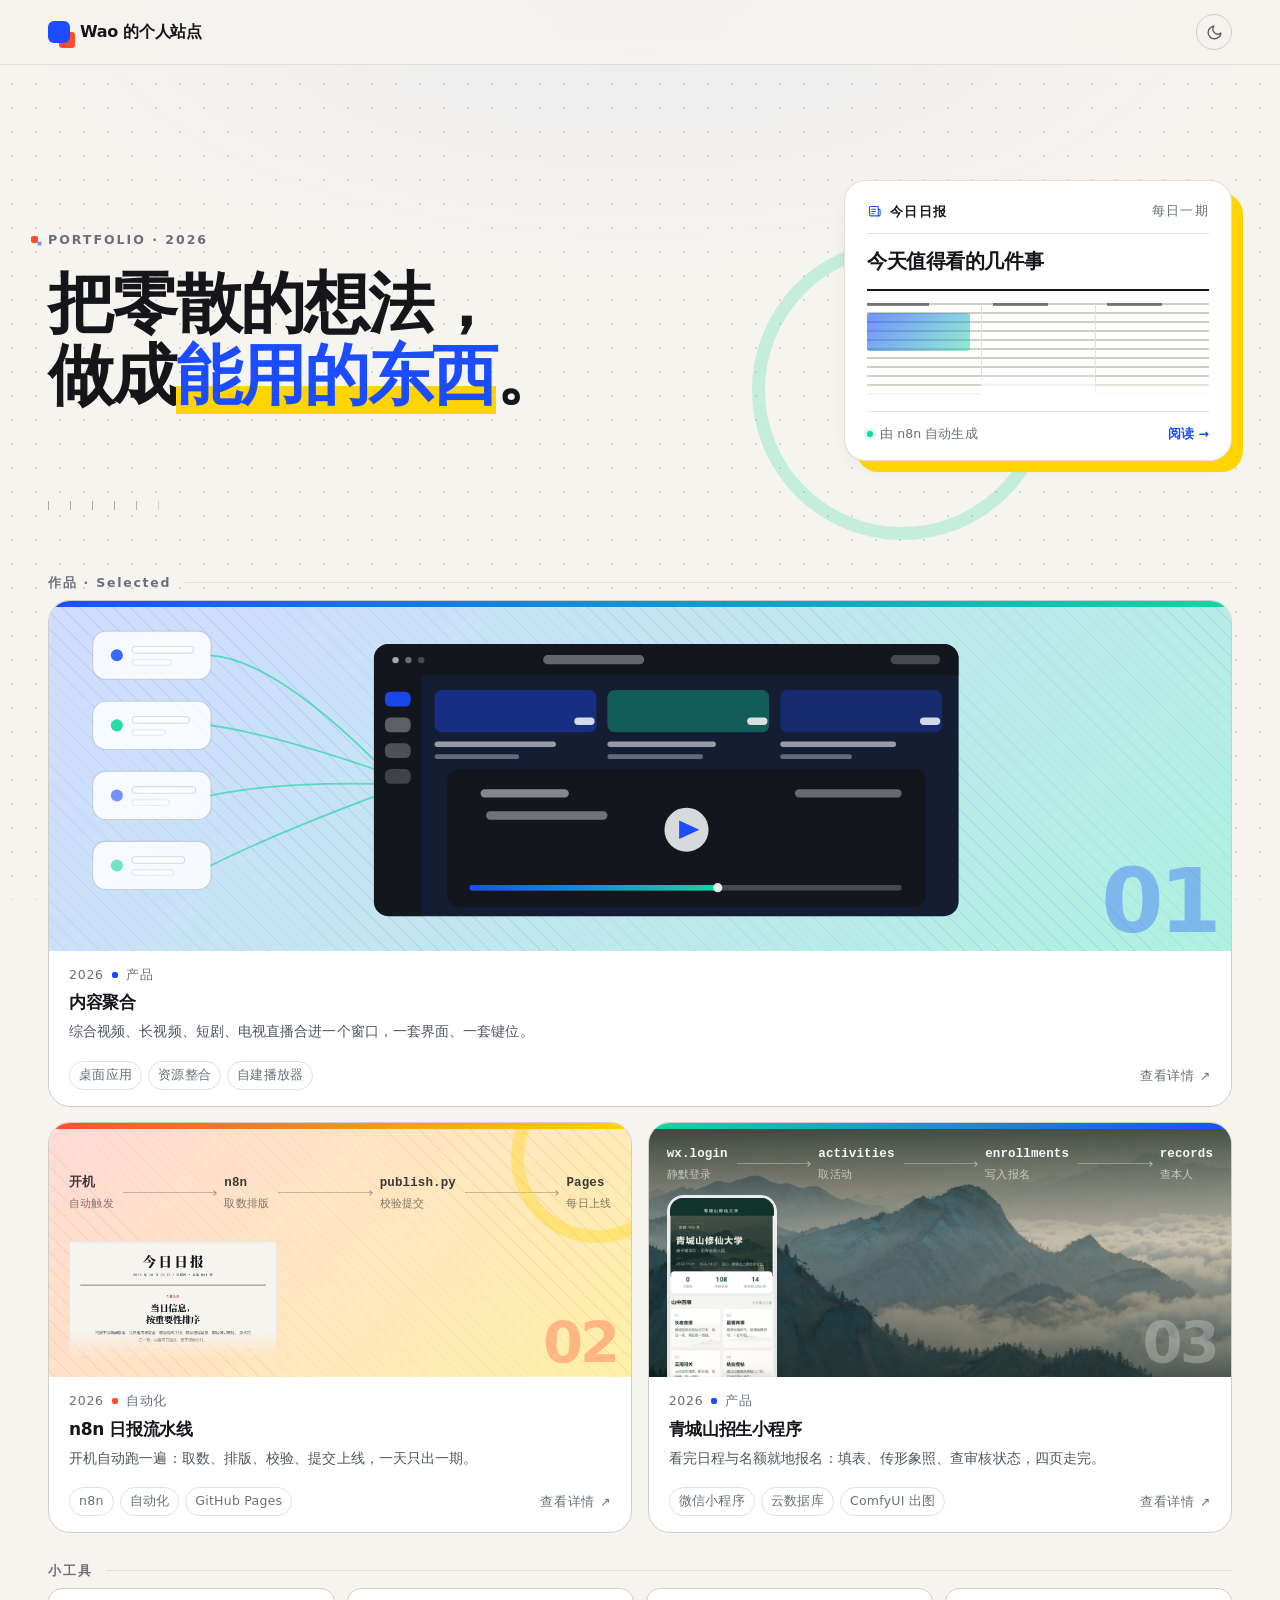
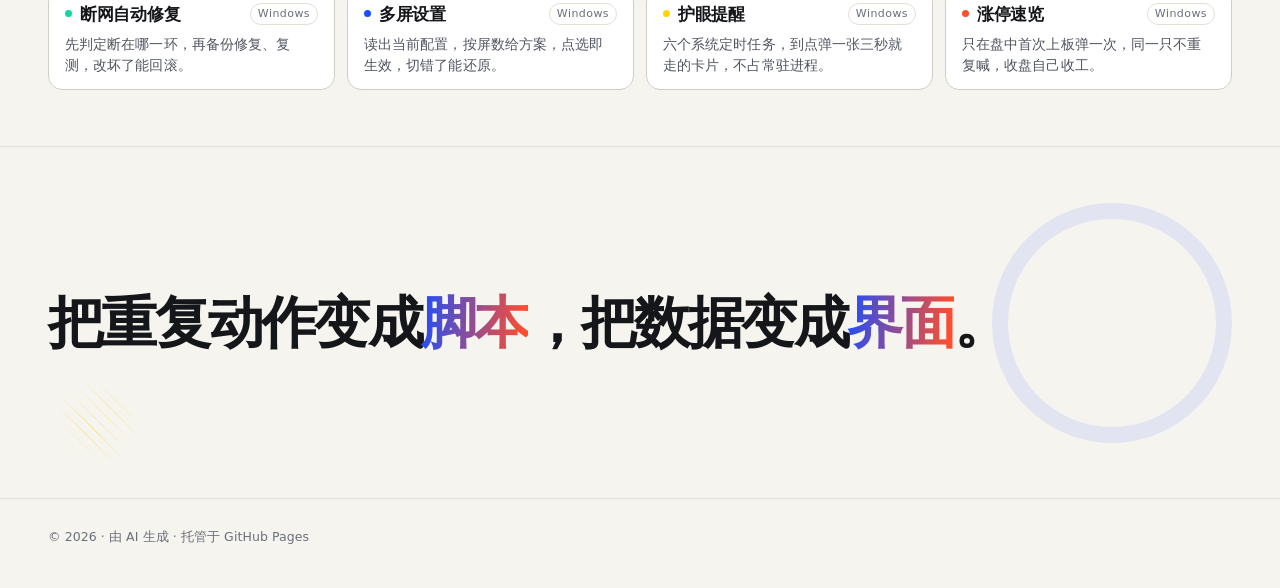
<file: index.html>
<!DOCTYPE html>
<html lang="zh-CN" data-theme="light">
<head>
<meta charset="utf-8">
<meta name="viewport" content="width=device-width, initial-scale=1, viewport-fit=cover">
<title>Wao 的个人站点 · 桌面工具与自动化</title>
<meta name="description" content="内容聚合、日报流水线、小程序，以及几个自用的小工具。">
<meta name="theme-color" content="#F6F4EF" media="(prefers-color-scheme: light)">
<meta name="theme-color" content="#0F1116" media="(prefers-color-scheme: dark)">
<meta name="color-scheme" content="light dark">
<script>(function(){var d=document.documentElement,t;try{t=localStorage.getItem('site-theme')}catch(e){}if(t!=='dark'&&t!=='light'){t=matchMedia('(prefers-color-scheme: dark)').matches?'dark':'light'}d.setAttribute('data-theme',t)})();</script>

<meta property="og:type" content="website">
<meta property="og:title" content="Wao 的个人站点">
<meta property="og:description" content="内容聚合 / 日报流水线 / 小程序 / 自用小工具">

<link rel="icon" href="./assets/img/favicon.svg" type="image/svg+xml">
<link rel="icon" href="./assets/img/favicon.ico" sizes="32x32">
<link rel="apple-touch-icon" href="./assets/img/apple-touch-icon.png">
<link rel="stylesheet" href="./assets/css/tokens.css">
<link rel="stylesheet" href="./assets/css/main.css">
<link rel="canonical" href="https://wao777.top/">
<meta property="og:url" content="https://wao777.top/">
<meta property="og:site_name" content="Wao 的个人站点">
<meta property="og:locale" content="zh_CN">
<meta name="twitter:card" content="summary">
</head>
<body class="page-home">

<!-- 宽屏页框：只在 ≥1600px 的视口出现，纯装饰（贴边竖线 + 刻度 + 竖排小字 + 大描边环）。
     屏幕阅读器与点击都跳过；窄屏没有这条边带，整组自动不显示。 -->
<div class="rail rail--left" aria-hidden="true"><span class="rail__label">Portfolio / 2026</span></div>
<div class="rail rail--right" aria-hidden="true"><span class="rail__label">Desktop tools &amp; automation</span></div>

<!-- 页边色块：压在「内容区 / 边带」交界线上，fixed 不动 —— 滚动时卡片从下面滑过 -->
<div class="pager" aria-hidden="true">
  <span class="pager__square"></span>
  <span class="pager__disc"></span>
  <span class="pager__pill"></span>
</div>



<!-- 整屏电流：随机 PCB 走线 + 沿走线流动的亮段（assets/js/current.js） -->
<canvas class="current" aria-hidden="true"></canvas>

<a class="skip" href="#works">跳到作品区</a>

<!-- 图标集 -->
<svg width="0" height="0" style="position:absolute" aria-hidden="true">
  <symbol id="i-moon" viewBox="0 0 24 24" fill="none" stroke="currentColor" stroke-width="1.8" stroke-linecap="round" stroke-linejoin="round">
    <path d="M21 12.8A9 9 0 1 1 11.2 3a7 7 0 0 0 9.8 9.8Z"/>
  </symbol>
  <symbol id="i-sun" viewBox="0 0 24 24" fill="none" stroke="currentColor" stroke-width="1.8" stroke-linecap="round" stroke-linejoin="round">
    <circle cx="12" cy="12" r="4"/>
    <path d="M12 2v2M12 20v2M4.9 4.9l1.4 1.4M17.7 17.7l1.4 1.4M2 12h2M20 12h2M4.9 19.1l1.4-1.4M17.7 6.3l1.4-1.4"/>
  </symbol>
  <symbol id="i-news" viewBox="0 0 24 24" fill="none" stroke="currentColor" stroke-width="1.7" stroke-linecap="round" stroke-linejoin="round">
    <path d="M4 5.5A1.5 1.5 0 0 1 5.5 4H17a1 1 0 0 1 1 1v14H6a2 2 0 0 1-2-2V5.5Z"/>
    <path d="M18 8.5h1.5A1.5 1.5 0 0 1 21 10v7a2 2 0 0 1-2 2h-1"/>
    <path d="M7.5 8.5h6M7.5 12h6M7.5 15.5h3.5"/>
  </symbol>
</svg>

<!-- ===== 导航 ===== -->
<header class="nav">
  <div class="nav__inner container">
    <a class="brand" href="./index.html">
      <span class="brand__mark" aria-hidden="true"></span>
      <span>Wao 的个人站点</span>
    </a>

    <button class="theme-toggle" data-theme-toggle aria-pressed="false" aria-label="切换主题">
      <svg width="17" height="17" aria-hidden="true"><use href="#i-moon"/></svg>
    </button>
  </div>
</header>

<main>

  <!-- ===== Hero ===== -->
  <section class="hero container">
    <div class="hero__copy">
      <p class="eyebrow">Portfolio · 2026</p>
      <h1>把零散的想法，<br>做成<mark>能用的东西</mark>。</h1>
    </div>

    <!-- 今日日报：n8n 每日覆盖 reports/latest.html，这里地址固定不变 -->
    <aside class="daily" aria-labelledby="dailyTitle">
      <a class="daily__hit" href="./reports/latest.html" aria-label="阅读今日日报"></a>

      <div class="daily__head">
        <svg class="daily__icon" width="15" height="15" aria-hidden="true"><use href="#i-news"/></svg>
        <h2 class="daily__kicker" id="dailyTitle">今日日报</h2>
        <span class="daily__date">每日一期</span>
      </div>

      <p class="daily__lead">今天值得看的几件事</p>

      <!-- 缩略版式：纯 CSS 画的报纸版面，不依赖图片 -->
      <div class="daily__mini" aria-hidden="true">
        <span class="daily__col"><i class="daily__pic"></i></span>
        <span class="daily__col"></span>
        <span class="daily__col"></span>
      </div>

      <div class="daily__foot">
        <span class="daily__dot" aria-hidden="true"></span>
        <span>由 n8n 自动生成</span>
        <span class="daily__go" aria-hidden="true">阅读 →</span>
      </div>
    </aside>
  </section>

  <!-- ===== 作品 ===== -->
  <section class="works container" id="works">
    <!-- 分区标签：和小工具区共用一套语言（12px 小字 + 细线） -->
    <div class="group-head">
      <h2 class="group-title">作品 · Selected</h2>
      <span class="group-rule" aria-hidden="true"></span>
    </div>

    <div class="grid" id="workGrid">

      <!-- 卡片模板：复制整段 <article>，改 class 尺寸（card--wide / --mid / --sm）、
           style 里的 --c1/--c2 双色、href 与文字即可 -->

      <article class="card reveal card--wide" style="--c1:#1B4DFF; --c2:#12D6A0; --i:0" data-cat="产品">
        <a class="card__hit" href="./works/content-hub/index.html" aria-label="查看《内容聚合》详情"></a>
        <div class="card__cover card__cover--art">
          <!-- 概念图：四个来源（左）汇进一个窗口（右），窗口里是侧栏 + 卡片 + 播放器层 -->
          <svg class="cover__art" viewBox="0 0 1080 386" preserveAspectRatio="xMidYMid slice" aria-hidden="true" focusable="false">
            <defs>
              <linearGradient id="cvBar" x1="0" y1="0" x2="1" y2="0">
                <stop offset="0" stop-color="#1B4DFF"/>
                <stop offset="1" stop-color="#12D6A0"/>
              </linearGradient>
              <clipPath id="cvWin">
                <rect x="246" y="46" width="636" height="296" rx="16"/>
              </clipPath>
            </defs>

            <!-- 四个来源入口 -->
            <g class="art-chip">
              <rect x="40" y="58" width="108" height="44" rx="12"/>
              <circle cx="62" cy="80" r="5.5" fill="#1B4DFF" opacity=".85"/>
              <rect class="art-bar-ink" x="76" y="72" width="56" height="6" rx="3"/>
              <rect class="art-bar-ink" x="76" y="84" width="36" height="5" rx="2.5" opacity=".6"/>
              <rect x="40" y="122" width="108" height="44" rx="12"/>
              <circle cx="62" cy="144" r="5.5" fill="#12D6A0" opacity=".9"/>
              <rect class="art-bar-ink" x="76" y="136" width="52" height="6" rx="3"/>
              <rect class="art-bar-ink" x="76" y="148" width="30" height="5" rx="2.5" opacity=".6"/>
              <rect x="40" y="186" width="108" height="44" rx="12"/>
              <circle cx="62" cy="208" r="5.5" fill="#1B4DFF" opacity=".6"/>
              <rect class="art-bar-ink" x="76" y="200" width="58" height="6" rx="3"/>
              <rect class="art-bar-ink" x="76" y="212" width="34" height="5" rx="2.5" opacity=".6"/>
              <rect x="40" y="250" width="108" height="44" rx="12"/>
              <circle cx="62" cy="272" r="5.5" fill="#12D6A0" opacity=".6"/>
              <rect class="art-bar-ink" x="76" y="264" width="48" height="6" rx="3"/>
              <rect class="art-bar-ink" x="76" y="276" width="38" height="5" rx="2.5" opacity=".6"/>
            </g>

            <!-- 汇聚：四条弧线收进窗口左侧
                 终点跟着窗口缩放后的左边缘（x=297）与对应 y 走，否则线头会悬空 50 单位 -->
            <g class="art-line">
              <path d="M148 80 Q204 84 297 175.5"/>
              <path d="M148 144 Q204 152 297 183.9"/>
              <path d="M148 208 Q204 196 297 197.4"/>
              <path d="M148 272 Q204 244 297 209.1"/>
            </g>

            <!-- 主窗口
                 整组绕自身中心 (564,194) 缩到 84%：这块深色是首屏面积最大的
                 暗部（原占封面 55%），又正好压在视口几何中心，会把第一眼
                 从标题上抢走。缩一档后四周留出粉彩边，读作"一帧截图"而不是黑洞。 -->
            <g transform="translate(90.24 31.04) scale(0.84)">
            <rect class="art-win" x="246" y="46" width="636" height="296" rx="16"/>
            <g clip-path="url(#cvWin)">
              <rect class="art-win-2" x="246" y="46" width="636" height="34"/>
              <rect class="art-win-2" x="246" y="80" width="52" height="262"/>
              <rect class="art-bar-2" x="266" y="60" width="7" height="7" rx="3.5"/>
              <rect class="art-bar-2" x="280" y="60" width="7" height="7" rx="3.5" opacity=".6"/>
              <rect class="art-bar-2" x="294" y="60" width="7" height="7" rx="3.5" opacity=".35"/>
              <rect class="art-bar-2" x="430" y="58" width="110" height="10" rx="5" opacity=".55"/>
              <rect class="art-bar-2" x="808" y="58" width="54" height="10" rx="5" opacity=".35"/>

              <!-- 侧栏站点项 -->
              <rect x="258" y="98" width="28" height="16" rx="6" fill="#1B4DFF" opacity=".9"/>
              <rect class="art-bar-2" x="258" y="126" width="28" height="16" rx="6" opacity=".5"/>
              <rect class="art-bar-2" x="258" y="154" width="28" height="16" rx="6" opacity=".4"/>
              <rect class="art-bar-2" x="258" y="182" width="28" height="16" rx="6" opacity=".3"/>

              <!-- 内容卡一行。三块底色的不透明度比原来高一档：
                   窗口由近黑改成深藏蓝后，原先的 .26/.24/.18 糊在底上认不出是"两张家卡" -->
              <rect x="312" y="96" width="176" height="46" rx="8" fill="#1B4DFF" opacity=".38"/>
              <rect class="art-dur" x="464" y="126" width="22" height="8" rx="4"/>
              <rect class="art-bar-2" x="312" y="152" width="132" height="6" rx="3" opacity=".9"/>
              <rect class="art-bar-2" x="312" y="166" width="92" height="5" rx="2.5" opacity=".55"/>
              <rect x="500" y="96" width="176" height="46" rx="8" fill="#12D6A0" opacity=".34"/>
              <rect class="art-dur" x="652" y="126" width="22" height="8" rx="4"/>
              <rect class="art-bar-2" x="500" y="152" width="118" height="6" rx="3" opacity=".9"/>
              <rect class="art-bar-2" x="500" y="166" width="104" height="5" rx="2.5" opacity=".55"/>
              <rect x="688" y="96" width="176" height="46" rx="8" fill="#1B4DFF" opacity=".28"/>
              <rect class="art-dur" x="840" y="126" width="22" height="8" rx="4"/>
              <rect class="art-bar-2" x="688" y="152" width="126" height="6" rx="3" opacity=".9"/>
              <rect class="art-bar-2" x="688" y="166" width="78" height="5" rx="2.5" opacity=".55"/>

              <!-- 播放器层：弹幕 + 播放键 + 进度 -->
              <rect class="art-win-2" x="326" y="182" width="520" height="150" rx="12" stroke="currentColor" stroke-opacity=".08"/>
              <rect class="art-bar" x="362" y="204" width="96" height="9" rx="4.5" opacity=".55"/>
              <rect class="art-bar" x="704" y="204" width="116" height="9" rx="4.5" opacity=".4"/>
              <rect class="art-bar" x="368" y="228" width="132" height="9" rx="4.5" opacity=".45"/>
              <circle class="art-bar" cx="586" cy="248" r="24" opacity=".95"/>
              <path d="M578 238 L600 248 L578 258 Z" fill="#1B4DFF"/>
              <rect class="art-bar-2" x="350" y="308" width="470" height="6" rx="3" opacity=".35"/>
              <rect x="350" y="308" width="270" height="6" rx="3" fill="url(#cvBar)"/>
              <circle class="art-bar" cx="620" cy="311" r="5"/>
            </g>
            </g>
          </svg>
          <span class="card__num">01</span>
        </div>
        <div class="card__body">
          <div class="card__meta"><span>2026</span><i class="dot"></i><span>产品</span></div>
          <h3 class="card__title">内容聚合</h3>
          <p class="card__desc">综合视频、长视频、短剧、电视直播合进一个窗口，一套界面、一套键位。</p>
          <ul class="card__tags"><li class="tag">桌面应用</li><li class="tag">资源整合</li><li class="tag">自建播放器</li></ul>
          <span class="card__go" aria-hidden="true">查看详情 <i>↗</i></span>
        </div>
      </article>

      <!-- 技术展示卡：封面画的是链路本身，不是产物预览 -->
      <article class="card reveal card--mid" style="--c1:#FF4D2E; --c2:#FFD400; --i:1" data-cat="自动化">
        <a class="card__hit" href="./works/daily-pipeline/index.html" aria-label="查看《n8n 日报流水线》详情"></a>
        <div class="card__cover">
          <span class="card__num">02</span>
          <div class="card__flow" aria-hidden="true">
            <span class="flow__step"><b>开机</b><i>自动触发</i></span>
            <span class="flow__line"></span>
            <span class="flow__step"><b>n8n</b><i>取数排版</i></span>
            <span class="flow__line"></span>
            <span class="flow__step"><b>publish.py</b><i>校验提交</i></span>
            <span class="flow__line"></span>
            <span class="flow__step"><b>Pages</b><i>每日上线</i></span>
          </div>
          <!-- 左下角露出日报本体：静态快照，取自 reports/latest.html 首屏 -->
          <div class="card__peek" aria-hidden="true">
            <img src="./works/daily-pipeline/img/report-peek.png" alt="" width="820" height="466" loading="lazy" decoding="async">
          </div>
        </div>
        <div class="card__body">
          <div class="card__meta"><span>2026</span><i class="dot"></i><span>自动化</span></div>
          <h3 class="card__title">n8n 日报流水线</h3>
          <p class="card__desc">开机自动跑一遍：取数、排版、校验、提交上线，一天只出一期。</p>
          <ul class="card__tags"><li class="tag">n8n</li><li class="tag">自动化</li><li class="tag">GitHub Pages</li></ul>
          <span class="card__go" aria-hidden="true">查看详情 <i>↗</i></span>
        </div>
      </article>

      <!-- 小程序卡：底图用项目自己的山门封面，链路条 + 从底部升起的手机 -->
      <article class="card reveal card--mid" style="--c1:#12D6A0; --c2:#1B4DFF; --i:2" data-cat="产品">
        <a class="card__hit" href="./works/qingcheng/index.html" aria-label="查看《青城山招生小程序》详情"></a>
        <div class="card__cover card__cover--app">
          <img class="app__back" src="./works/qingcheng/img/gate.jpg" alt="" width="800" height="800" loading="lazy" decoding="async">
          <span class="app__veil" aria-hidden="true"></span>
          <span class="card__num">03</span>
          <div class="card__flow" aria-hidden="true">
            <span class="flow__step"><b>wx.login</b><i>静默登录</i></span>
            <span class="flow__line"></span>
            <span class="flow__step"><b>activities</b><i>取活动</i></span>
            <span class="flow__line"></span>
            <span class="flow__step"><b>enrollments</b><i>写入报名</i></span>
            <span class="flow__line"></span>
            <span class="flow__step"><b>records</b><i>查本人</i></span>
          </div>
          <div class="app__phone" aria-hidden="true">
            <img src="./works/qingcheng/img/screen-home.jpg" alt="" width="600" height="1200" loading="lazy" decoding="async">
          </div>
        </div>
        <div class="card__body">
          <div class="card__meta"><span>2026</span><i class="dot"></i><span>产品</span></div>
          <h3 class="card__title">青城山招生小程序</h3>
          <p class="card__desc">看完日程与名额就地报名：填表、传形象照、查审核状态，四页走完。</p>
          <ul class="card__tags"><li class="tag">微信小程序</li><li class="tag">云数据库</li><li class="tag">ComfyUI 出图</li></ul>
          <span class="card__go" aria-hidden="true">查看详情 <i>↗</i></span>
        </div>
      </article>

    </div>

    <!-- ===== 小工具 =====
         一行一件，不占大卡。加小工具只往 .tools__row 里追加一个 <li class="tool">，
         名称、标签、一句话即可，一行放得下几个就排几个。 -->
    <div class="tools" id="tools">
      <div class="group-head">
        <h2 class="group-title">小工具</h2>
        <span class="group-rule" aria-hidden="true"></span>
      </div>

      <ul class="tools__row">
        <li class="tool" style="--c1:#12D6A0">
          <a class="tool__link" href="./works/net-doctor/index.html">
            <span class="tool__name">断网自动修复<span class="tool__tag">Windows</span></span>
            <span class="tool__desc">先判定断在哪一环，再备份修复、复测，改坏了能回滚。</span>
          </a>
        </li>

        <li class="tool" style="--c1:#1B4DFF">
          <a class="tool__link" href="./works/display-doctor/index.html">
            <span class="tool__name">多屏设置<span class="tool__tag">Windows</span></span>
            <span class="tool__desc">读出当前配置，按屏数给方案，点选即生效，切错了能还原。</span>
          </a>
        </li>

        <li class="tool" style="--c1:#FFD400">
          <a class="tool__link" href="./works/eye-care/index.html">
            <span class="tool__name">护眼提醒<span class="tool__tag">Windows</span></span>
            <span class="tool__desc">六个系统定时任务，到点弹一张三秒就走的卡片，不占常驻进程。</span>
          </a>
        </li>

        <li class="tool" style="--c1:#FF4D2E">
          <a class="tool__link" href="./works/zt-popup/index.html">
            <span class="tool__name">涨停速览<span class="tool__tag">Windows</span></span>
            <span class="tool__desc">只在盘中首次上板弹一次，同一只不重复喊，收盘自己收工。</span>
          </a>
        </li>
      </ul>
    </div>
  </section>

  <!-- ===== 一句话主张 ===== -->
  <section class="statement container" id="about">
    <p>把重复动作变成<span class="hl">脚本</span>，把数据变成<span class="hl">界面</span>。</p>
  </section>

</main>

<footer class="foot">
  <div class="foot__inner container">
    <p>© 2026 · 由 AI 生成 · 托管于 GitHub Pages</p>
  </div>
</footer>

<script src="./assets/js/current.js" defer></script>
<script src="./assets/js/main.js" defer></script>
</body>
</html>
</file>
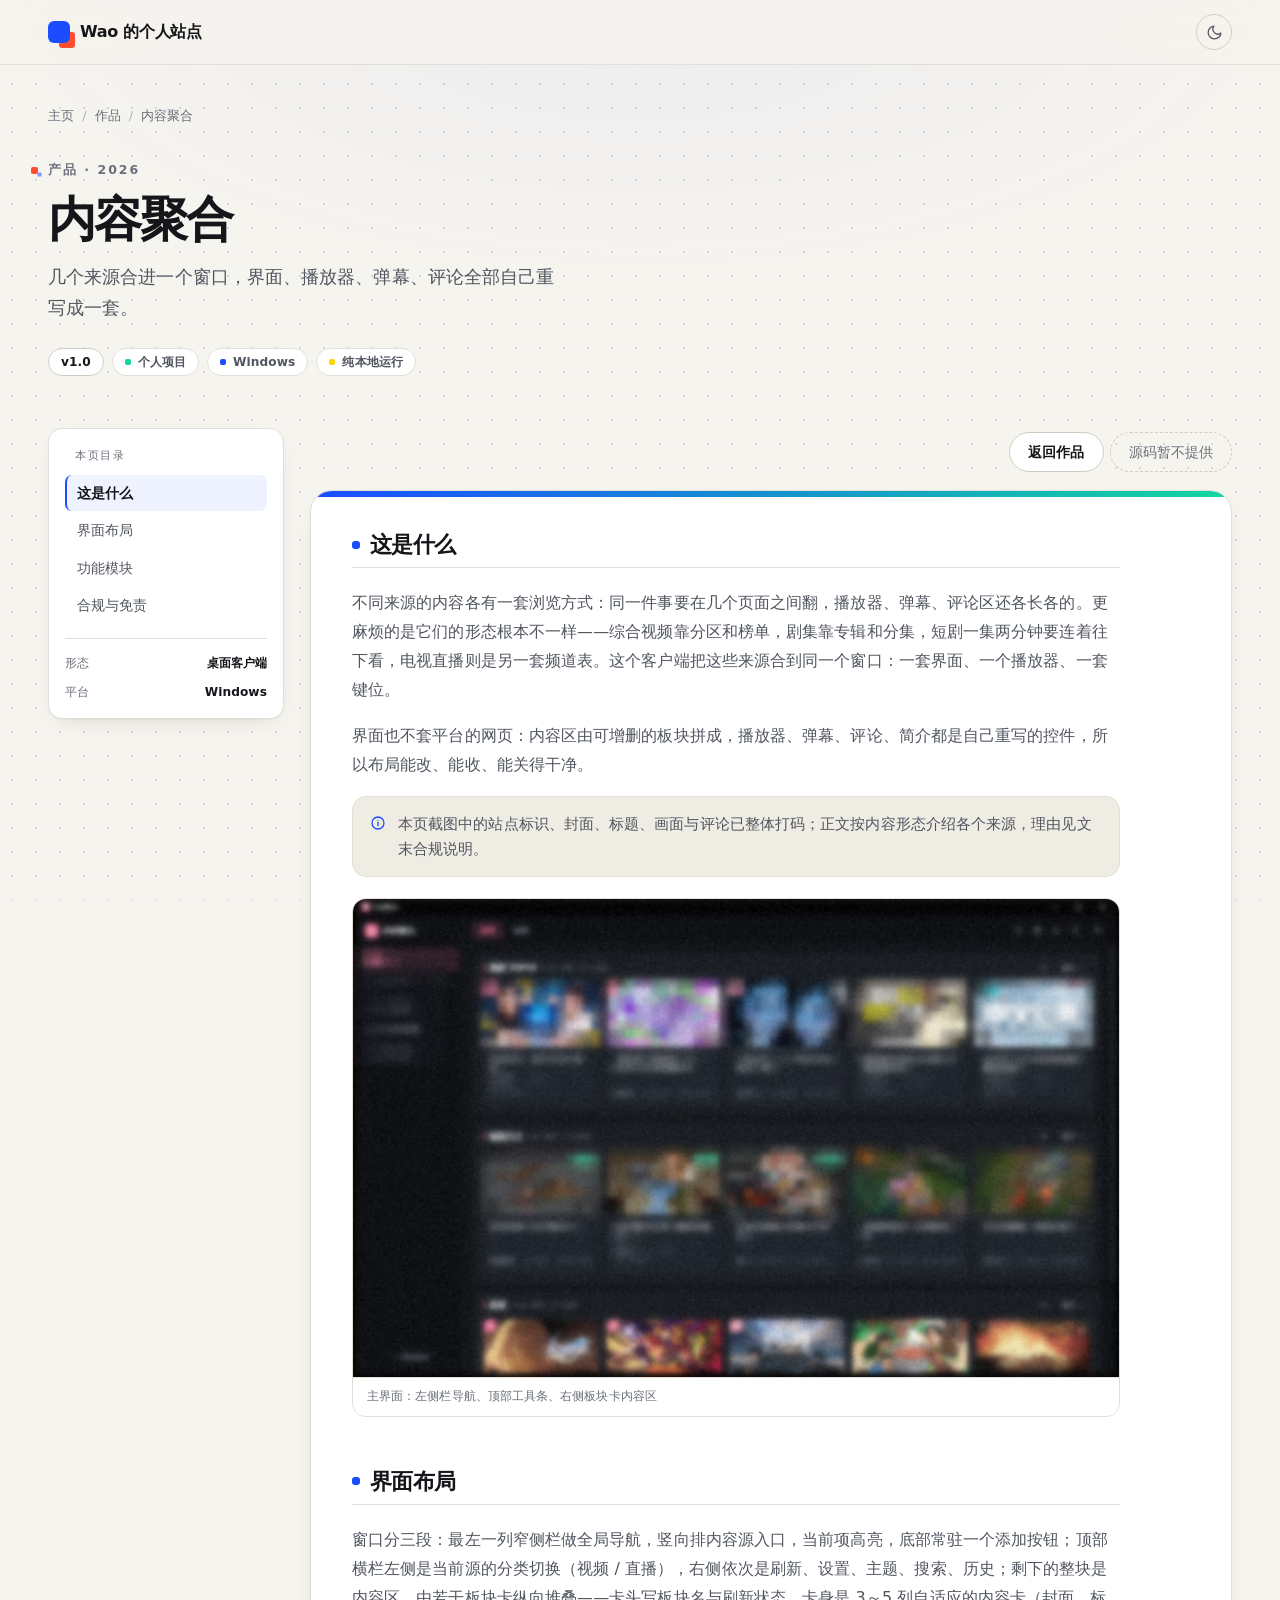
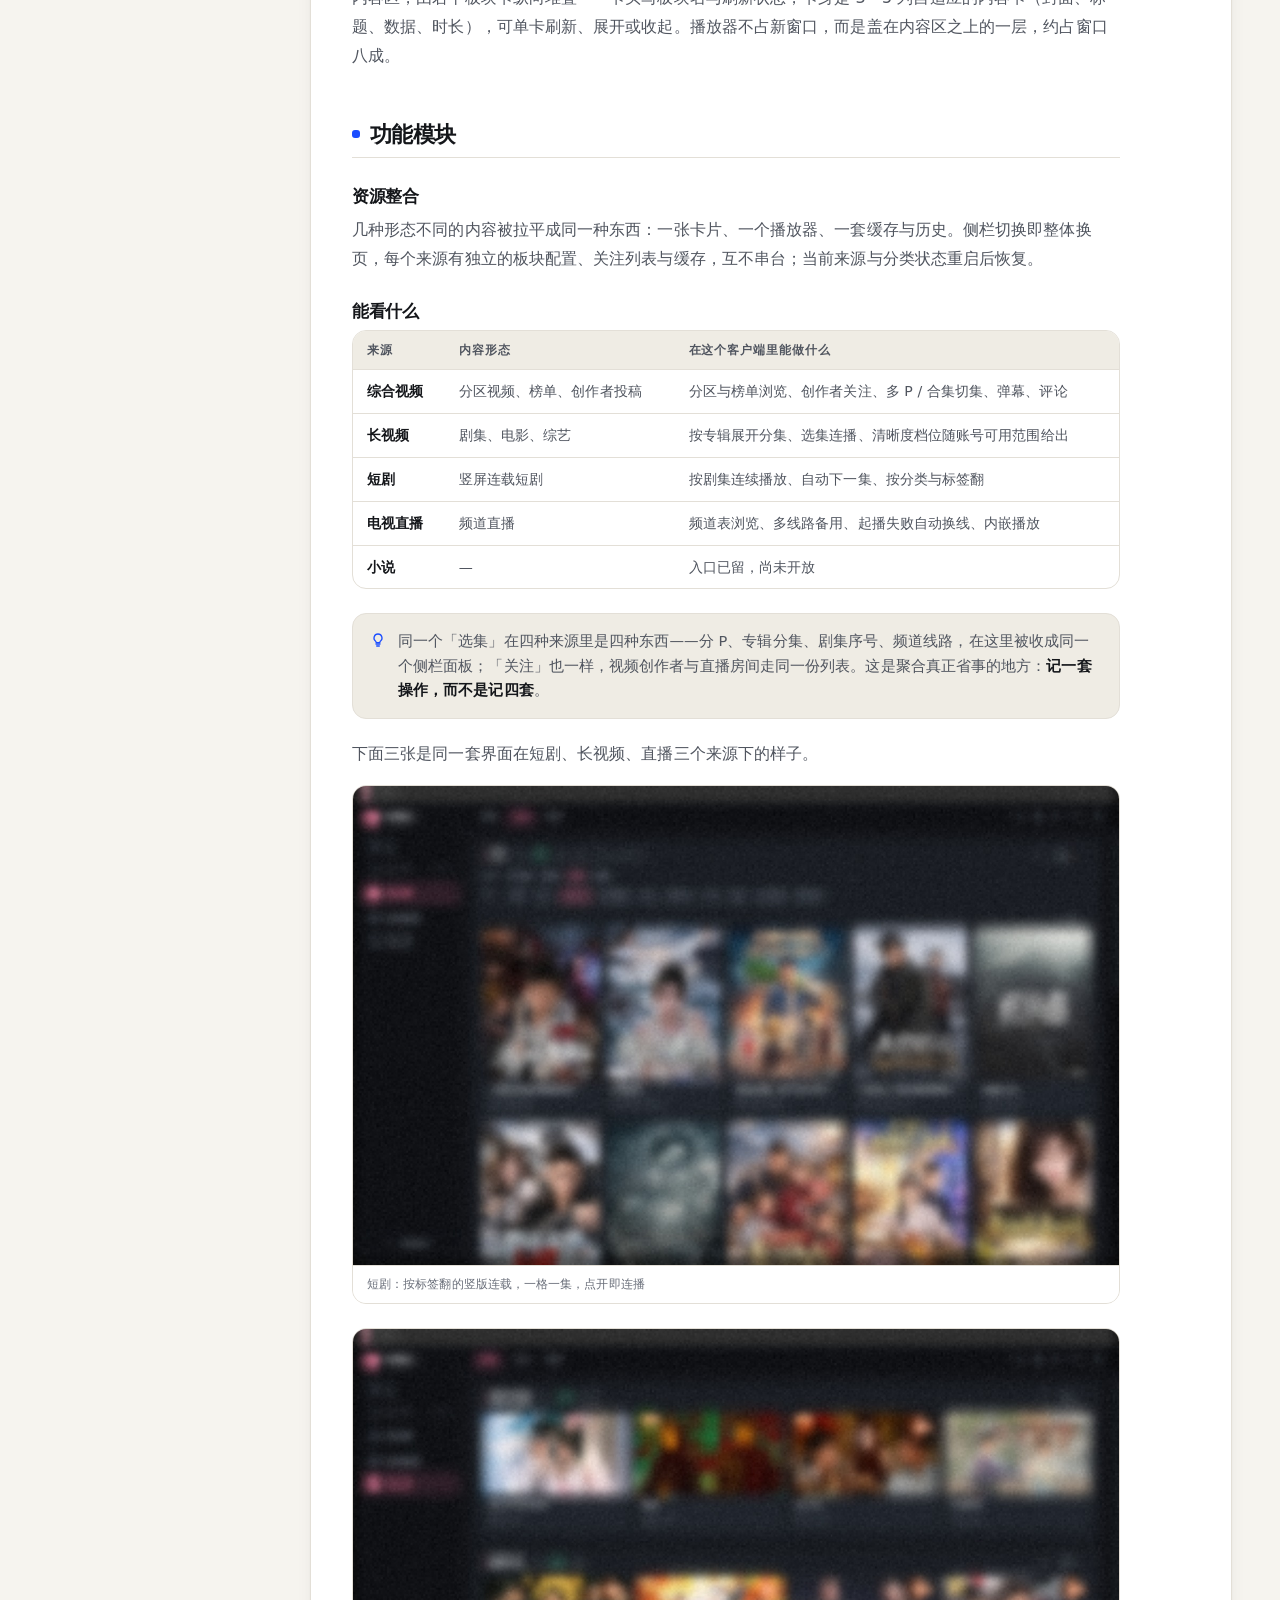
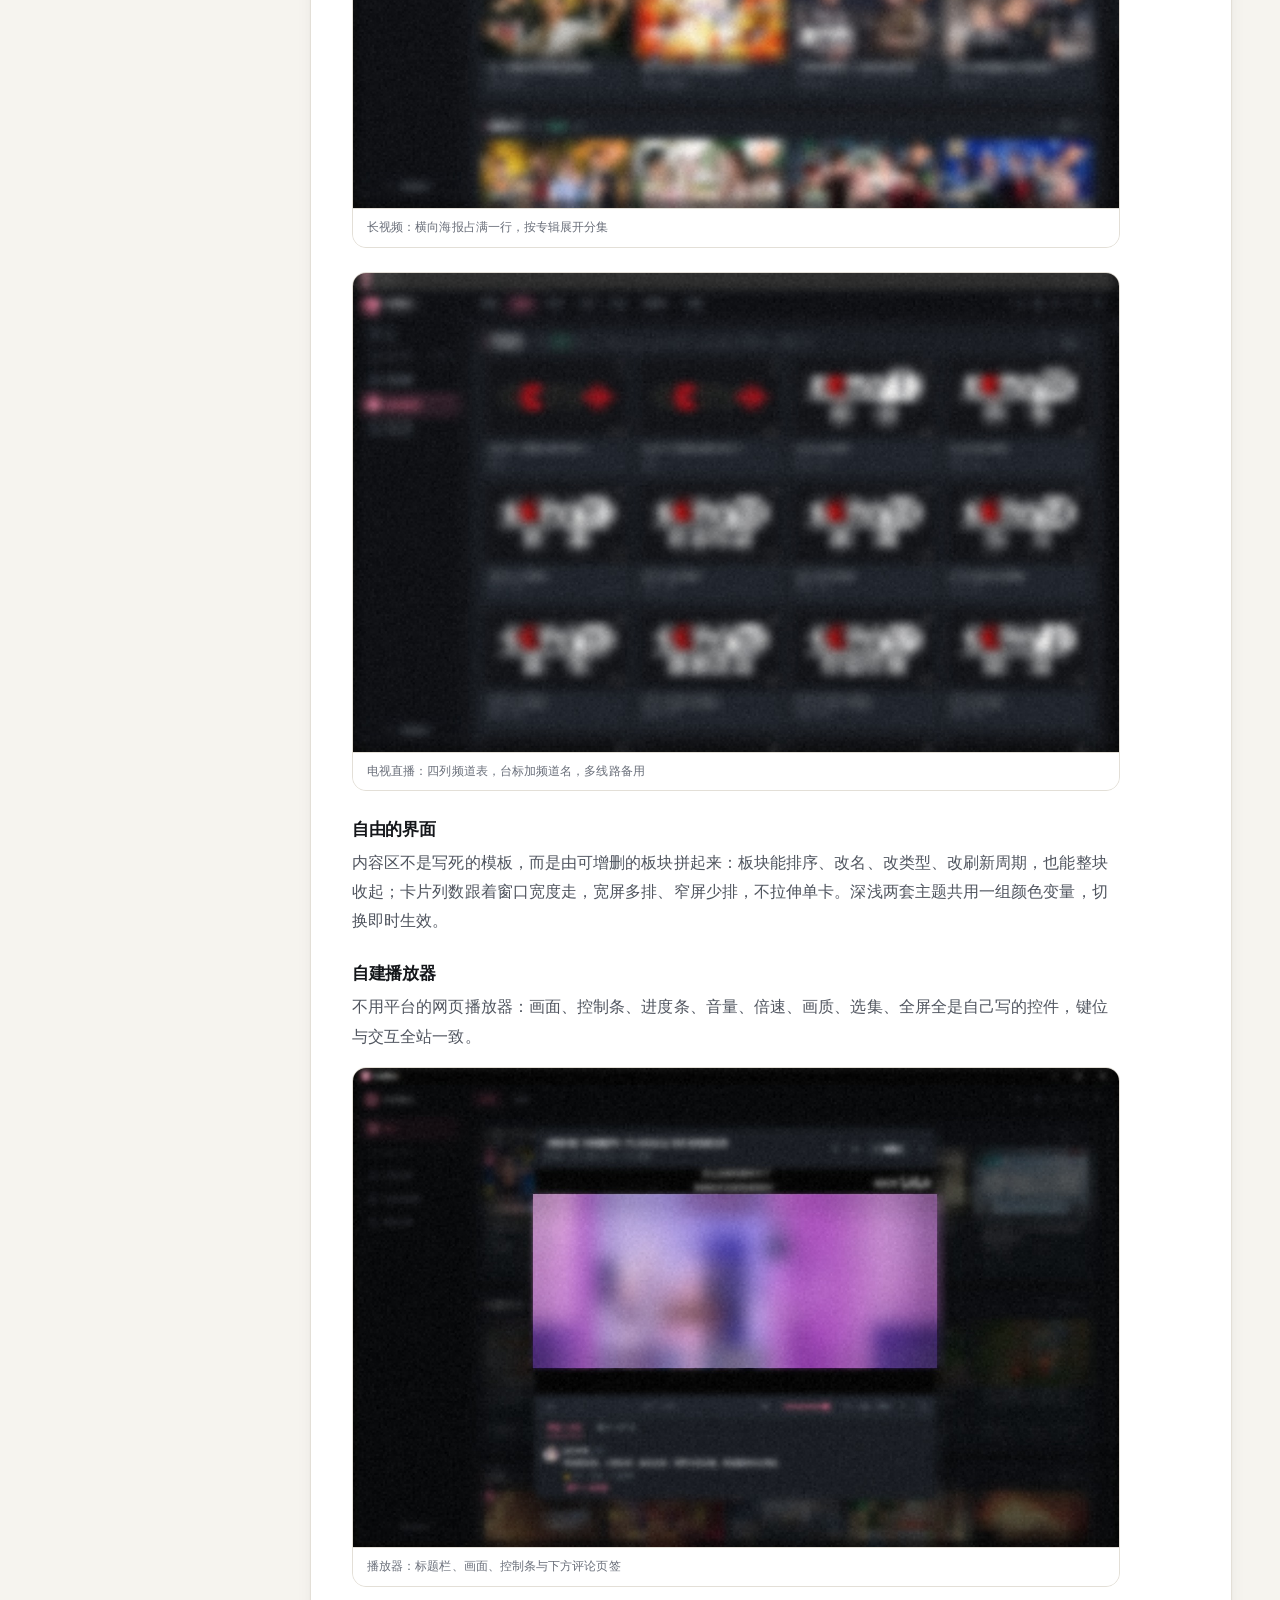
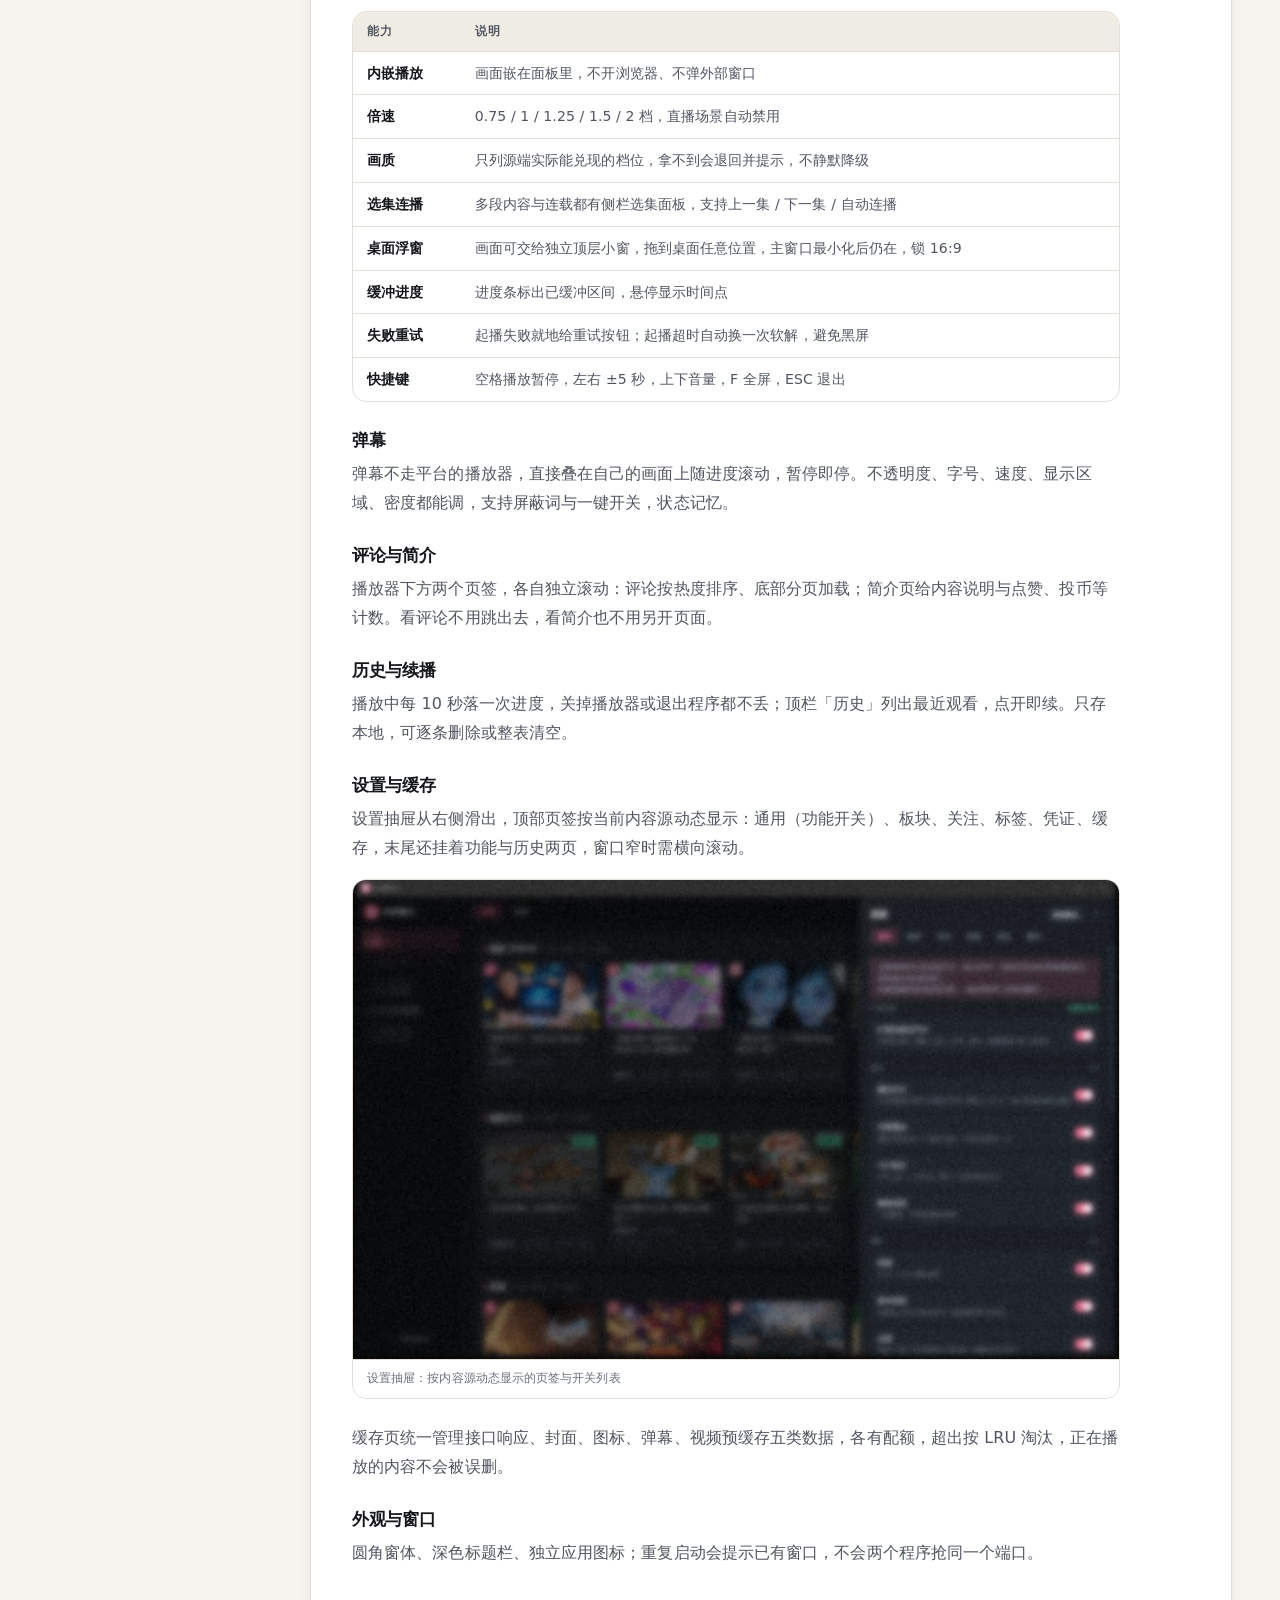
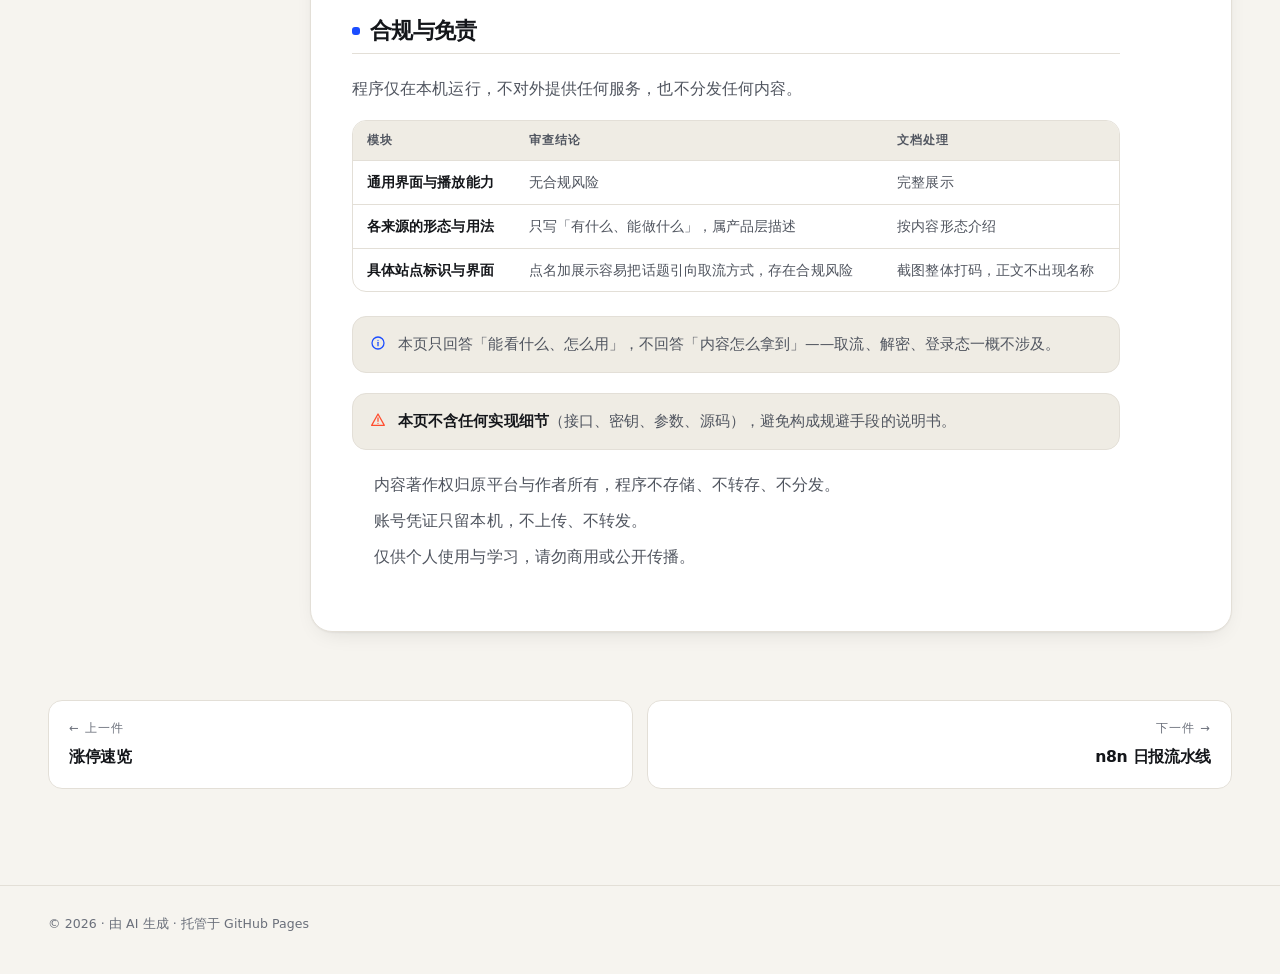
<file: works/content-hub/index.html>
<!DOCTYPE html>
<html lang="zh-CN" data-theme="light">
<head>
<meta charset="utf-8">
<meta name="viewport" content="width=device-width, initial-scale=1, viewport-fit=cover">
<title>内容聚合 · Wao 的个人站点</title>
<meta name="description" content="把几个来源的内容合进同一个窗口：一套界面、一个自建播放器、一套键位。">
<meta name="theme-color" content="#F6F4EF" media="(prefers-color-scheme: light)">
<meta name="theme-color" content="#0F1116" media="(prefers-color-scheme: dark)">
<meta name="color-scheme" content="light dark">
<script>(function(){var d=document.documentElement,t;try{t=localStorage.getItem('site-theme')}catch(e){}if(t!=='dark'&&t!=='light'){t=matchMedia('(prefers-color-scheme: dark)').matches?'dark':'light'}d.setAttribute('data-theme',t)})();</script>
<link rel="icon" href="../../assets/img/favicon.svg" type="image/svg+xml">
<link rel="icon" href="../../assets/img/favicon.ico" sizes="32x32">
<link rel="apple-touch-icon" href="../../assets/img/apple-touch-icon.png">
<link rel="stylesheet" href="../../assets/css/tokens.css">
<link rel="stylesheet" href="../../assets/css/main.css">
<link rel="stylesheet" href="../../assets/css/work.css">
<link rel="canonical" href="https://wao777.top/works/content-hub/">
<meta property="og:url" content="https://wao777.top/works/content-hub/">
<meta property="og:site_name" content="Wao 的个人站点">
<meta property="og:locale" content="zh_CN">
<meta property="og:type" content="article">
<meta property="og:title" content="内容聚合 · Wao 的个人站点">
<meta property="og:description" content="把几个来源的内容合进同一个窗口：一套界面、一个自建播放器、一套键位。">
<meta name="twitter:card" content="summary">
</head>
<body style="--c1:#1B4DFF; --c2:#12D6A0">

<a class="skip" href="#main">跳到正文</a>

<svg width="0" height="0" style="position:absolute" aria-hidden="true">
  <symbol id="i-moon" viewBox="0 0 24 24" fill="none" stroke="currentColor" stroke-width="1.8" stroke-linecap="round" stroke-linejoin="round">
    <path d="M21 12.8A9 9 0 1 1 11.2 3a7 7 0 0 0 9.8 9.8Z"/>
  </symbol>
  <symbol id="i-sun" viewBox="0 0 24 24" fill="none" stroke="currentColor" stroke-width="1.8" stroke-linecap="round" stroke-linejoin="round">
    <circle cx="12" cy="12" r="4"/>
    <path d="M12 2v2M12 20v2M4.9 4.9l1.4 1.4M17.7 17.7l1.4 1.4M2 12h2M20 12h2M4.9 19.1l1.4-1.4M17.7 6.3l1.4-1.4"/>
  </symbol>
  <symbol id="i-info" viewBox="0 0 24 24" fill="none" stroke="currentColor" stroke-width="1.9" stroke-linecap="round">
    <circle cx="12" cy="12" r="9"/><path d="M12 11v5"/><path d="M12 8h.01"/>
  </symbol>
  <symbol id="i-warn" viewBox="0 0 24 24" fill="none" stroke="currentColor" stroke-width="1.9" stroke-linecap="round" stroke-linejoin="round">
    <path d="M12 3 2.5 20h19L12 3Z"/><path d="M12 9v5"/><path d="M12 17h.01"/>
  </symbol>
  <symbol id="i-tip" viewBox="0 0 24 24" fill="none" stroke="currentColor" stroke-width="1.9" stroke-linecap="round" stroke-linejoin="round">
    <path d="M9 18h6"/><path d="M10 21h4"/>
    <path d="M12 3a6 6 0 0 0-3.6 10.8c.5.4.8 1 .8 1.7V16h5.6v-.5c0-.7.3-1.3.8-1.7A6 6 0 0 0 12 3Z"/>
  </symbol>
</svg>

<header class="nav">
  <div class="nav__inner container">
    <a class="brand" href="../../index.html">
      <span class="brand__mark" aria-hidden="true"></span>
      <span>Wao 的个人站点</span>
    </a>
    <button class="theme-toggle" data-theme-toggle aria-pressed="false" aria-label="切换主题">
      <svg width="17" height="17" aria-hidden="true"><use href="#i-moon"/></svg>
    </button>
  </div>
</header>
<main class="doc container" id="main">
  <nav class="crumbs" aria-label="面包屑">
    <a href="../../index.html">主页</a><span class="sep">/</span>
    <a href="../../index.html#works">作品</a><span class="sep">/</span>
    <span aria-current="page">内容聚合</span>
  </nav>
  <header class="doc__head">
    <p class="eyebrow">产品 · 2026</p>
    <h1>内容聚合</h1>
    <p class="doc__tagline">几个来源合进一个窗口，界面、播放器、弹幕、评论全部自己重写成一套。</p>
    <div class="doc__meta">
      <div class="badges">
        <span class="badge badge--ver">v1.0</span>
        <span class="badge"><i class="badge__dot" style="background:var(--c2)"></i>个人项目</span>
        <span class="badge"><i class="badge__dot" style="background:var(--c1)"></i>Windows</span>
        <span class="badge"><i class="badge__dot" style="background:var(--pop-b)"></i>纯本地运行</span>
      </div>
    </div>
  </header>
  <div class="doc__grid">
    <aside class="toc">
      <p class="toc__label">本页目录</p>
      <ol class="toc__list" data-toc-list><li><a href="#what">这是什么</a></li><li><a href="#ui">界面布局</a></li><li><a href="#mod">功能模块</a></li><li><a href="#legal">合规与免责</a></li></ol>
      <dl class="toc__meta">
        <div><dt>形态</dt><dd>桌面客户端</dd></div>
        <div><dt>平台</dt><dd>Windows</dd></div>
      </dl>
    </aside>
    <div class="doc__col">
      <div class="doc__actions">
        <a class="dbtn dbtn--ghost" href="../../index.html#works">返回作品</a>
        <span class="dbtn dbtn--off" title="本项目暂不提供公开源码">源码暂不提供</span>
      </div>
      <article class="doc__card">
      <div class="md" data-article>
        <h2 id="what">这是什么</h2>
<p>不同来源的内容各有一套浏览方式：同一件事要在几个页面之间翻，播放器、弹幕、评论区还各长各的。更麻烦的是它们的形态根本不一样——综合视频靠分区和榜单，剧集靠专辑和分集，短剧一集两分钟要连着往下看，电视直播则是另一套频道表。这个客户端把这些来源合到同一个窗口：一套界面、一个播放器、一套键位。</p>
<p>界面也不套平台的网页：内容区由可增删的板块拼成，播放器、弹幕、评论、简介都是自己重写的控件，所以布局能改、能收、能关得干净。</p>
<div class="callout"><svg width="16" height="16" aria-hidden="true"><use href="#i-info"/></svg><p>本页截图中的站点标识、封面、标题、画面与评论已整体打码；正文按内容形态介绍各个来源，理由见文末合规说明。</p></div>
<figure class="shot shot--img"><img src="./img/01-main.jpg" alt="主界面：左侧导航栏、顶部工具条与板块卡内容区" width="1440" height="900" loading="lazy" decoding="async"><figcaption>主界面：左侧栏导航、顶部工具条、右侧板块卡内容区</figcaption></figure>
<h2 id="ui">界面布局</h2>
<p>窗口分三段：最左一列窄侧栏做全局导航，竖向排内容源入口，当前项高亮，底部常驻一个添加按钮；顶部横栏左侧是当前源的分类切换（视频 / 直播），右侧依次是刷新、设置、主题、搜索、历史；剩下的整块是内容区，由若干板块卡纵向堆叠——卡头写板块名与刷新状态，卡身是 3～5 列自适应的内容卡（封面、标题、数据、时长），可单卡刷新、展开或收起。播放器不占新窗口，而是盖在内容区之上的一层，约占窗口八成。</p>
<h2 id="mod">功能模块</h2>
<h3>资源整合</h3>
<p>几种形态不同的内容被拉平成同一种东西：一张卡片、一个播放器、一套缓存与历史。侧栏切换即整体换页，每个来源有独立的板块配置、关注列表与缓存，互不串台；当前来源与分类状态重启后恢复。</p>
<h3>能看什么</h3>
<div class="tbl"><table><thead><tr><th>来源</th><th>内容形态</th><th>在这个客户端里能做什么</th></tr></thead><tbody><tr><td>综合视频</td><td>分区视频、榜单、创作者投稿</td><td>分区与榜单浏览、创作者关注、多 P / 合集切集、弹幕、评论</td></tr><tr><td>长视频</td><td>剧集、电影、综艺</td><td>按专辑展开分集、选集连播、清晰度档位随账号可用范围给出</td></tr><tr><td>短剧</td><td>竖屏连载短剧</td><td>按剧集连续播放、自动下一集、按分类与标签翻</td></tr><tr><td>电视直播</td><td>频道直播</td><td>频道表浏览、多线路备用、起播失败自动换线、内嵌播放</td></tr><tr><td>小说</td><td>—</td><td>入口已留，尚未开放</td></tr></tbody></table></div>
<div class="callout"><svg width="16" height="16" aria-hidden="true"><use href="#i-tip"/></svg><p>同一个「选集」在四种来源里是四种东西——分 P、专辑分集、剧集序号、频道线路，在这里被收成同一个侧栏面板；「关注」也一样，视频创作者与直播房间走同一份列表。这是聚合真正省事的地方：<strong>记一套操作，而不是记四套</strong>。</p></div>
<p>下面三张是同一套界面在短剧、长视频、直播三个来源下的样子。</p>
<figure class="shot shot--img"><img src="./img/04-shortdrama.jpg" alt="短剧：分类页签与竖版海报栅格" width="1440" height="900" loading="lazy"><figcaption>短剧：按标签翻的竖版连载，一格一集，点开即连播</figcaption></figure>
<figure class="shot shot--img"><img src="./img/05-longvideo.jpg" alt="长视频：横向大海报与板块卡" width="1440" height="900" loading="lazy"><figcaption>长视频：横向海报占满一行，按专辑展开分集</figcaption></figure>
<figure class="shot shot--img"><img src="./img/06-live.jpg" alt="电视直播：台标与频道名的频道表" width="1440" height="900" loading="lazy"><figcaption>电视直播：四列频道表，台标加频道名，多线路备用</figcaption></figure>
<h3>自由的界面</h3>
<p>内容区不是写死的模板，而是由可增删的板块拼起来：板块能排序、改名、改类型、改刷新周期，也能整块收起；卡片列数跟着窗口宽度走，宽屏多排、窄屏少排，不拉伸单卡。深浅两套主题共用一组颜色变量，切换即时生效。</p>
<h3>自建播放器</h3>
<p>不用平台的网页播放器：画面、控制条、进度条、音量、倍速、画质、选集、全屏全是自己写的控件，键位与交互全站一致。</p>
<figure class="shot shot--img"><img src="./img/02-player.jpg" alt="播放器：标题栏、画面、控制条与评论页签" width="1440" height="900" loading="lazy"><figcaption>播放器：标题栏、画面、控制条与下方评论页签</figcaption></figure>
<div class="tbl"><table><thead><tr><th>能力</th><th>说明</th></tr></thead><tbody><tr><td>内嵌播放</td><td>画面嵌在面板里，不开浏览器、不弹外部窗口</td></tr><tr><td>倍速</td><td>0.75 / 1 / 1.25 / 1.5 / 2 档，直播场景自动禁用</td></tr><tr><td>画质</td><td>只列源端实际能兑现的档位，拿不到会退回并提示，不静默降级</td></tr><tr><td>选集连播</td><td>多段内容与连载都有侧栏选集面板，支持上一集 / 下一集 / 自动连播</td></tr><tr><td>桌面浮窗</td><td>画面可交给独立顶层小窗，拖到桌面任意位置，主窗口最小化后仍在，锁 16:9</td></tr><tr><td>缓冲进度</td><td>进度条标出已缓冲区间，悬停显示时间点</td></tr><tr><td>失败重试</td><td>起播失败就地给重试按钮；起播超时自动换一次软解，避免黑屏</td></tr><tr><td>快捷键</td><td>空格播放暂停，左右 ±5 秒，上下音量，F 全屏，ESC 退出</td></tr></tbody></table></div>
<h3>弹幕</h3>
<p>弹幕不走平台的播放器，直接叠在自己的画面上随进度滚动，暂停即停。不透明度、字号、速度、显示区域、密度都能调，支持屏蔽词与一键开关，状态记忆。</p>
<h3>评论与简介</h3>
<p>播放器下方两个页签，各自独立滚动：评论按热度排序、底部分页加载；简介页给内容说明与点赞、投币等计数。看评论不用跳出去，看简介也不用另开页面。</p>
<h3>历史与续播</h3>
<p>播放中每 10 秒落一次进度，关掉播放器或退出程序都不丢；顶栏「历史」列出最近观看，点开即续。只存本地，可逐条删除或整表清空。</p>
<h3>设置与缓存</h3>
<p>设置抽屉从右侧滑出，顶部页签按当前内容源动态显示：通用（功能开关）、板块、关注、标签、凭证、缓存，末尾还挂着功能与历史两页，窗口窄时需横向滚动。</p>
<figure class="shot shot--img"><img src="./img/03-settings.jpg" alt="设置抽屉：页签与功能开关列表" width="1440" height="900" loading="lazy"><figcaption>设置抽屉：按内容源动态显示的页签与开关列表</figcaption></figure>
<p>缓存页统一管理接口响应、封面、图标、弹幕、视频预缓存五类数据，各有配额，超出按 LRU 淘汰，正在播放的内容不会被误删。</p>
<h3>外观与窗口</h3>
<p>圆角窗体、深色标题栏、独立应用图标；重复启动会提示已有窗口，不会两个程序抢同一个端口。</p>
<h2 id="legal">合规与免责</h2>
<p>程序仅在本机运行，不对外提供任何服务，也不分发任何内容。</p>
<div class="tbl"><table><thead><tr><th>模块</th><th>审查结论</th><th>文档处理</th></tr></thead><tbody><tr><td>通用界面与播放能力</td><td>无合规风险</td><td>完整展示</td></tr><tr><td>各来源的形态与用法</td><td>只写「有什么、能做什么」，属产品层描述</td><td>按内容形态介绍</td></tr><tr><td>具体站点标识与界面</td><td>点名加展示容易把话题引向取流方式，存在合规风险</td><td>截图整体打码，正文不出现名称</td></tr></tbody></table></div>
<div class="callout"><svg width="16" height="16" aria-hidden="true"><use href="#i-info"/></svg><p>本页只回答「能看什么、怎么用」，不回答「内容怎么拿到」——取流、解密、登录态一概不涉及。</p></div>
<div class="callout callout--warn"><svg width="16" height="16" aria-hidden="true"><use href="#i-warn"/></svg><p><strong>本页不含任何实现细节</strong>（接口、密钥、参数、源码），避免构成规避手段的说明书。</p></div>
<ol><li>内容著作权归原平台与作者所有，程序不存储、不转存、不分发。</li><li>账号凭证只留本机，不上传、不转发。</li><li>仅供个人使用与学习，请勿商用或公开传播。</li></ol>

      </div>
      </article>
    </div>
  </div>
  <nav class="pager" aria-label="作品翻页">
    <a class="prev" href="../zt-popup/index.html"><span>← 上一件</span><strong>涨停速览</strong></a>
    <a class="next" href="../daily-pipeline/index.html"><span>下一件 →</span><strong>n8n 日报流水线</strong></a>
  </nav>
</main>

<footer class="foot">
  <div class="foot__inner container">
    <p>© 2026 · 由 AI 生成 · 托管于 GitHub Pages</p>
  </div>
</footer>

<script src="../../assets/js/main.js" defer></script>
<script src="../../assets/js/doc.js" defer></script>
</body>
</html>
</file>
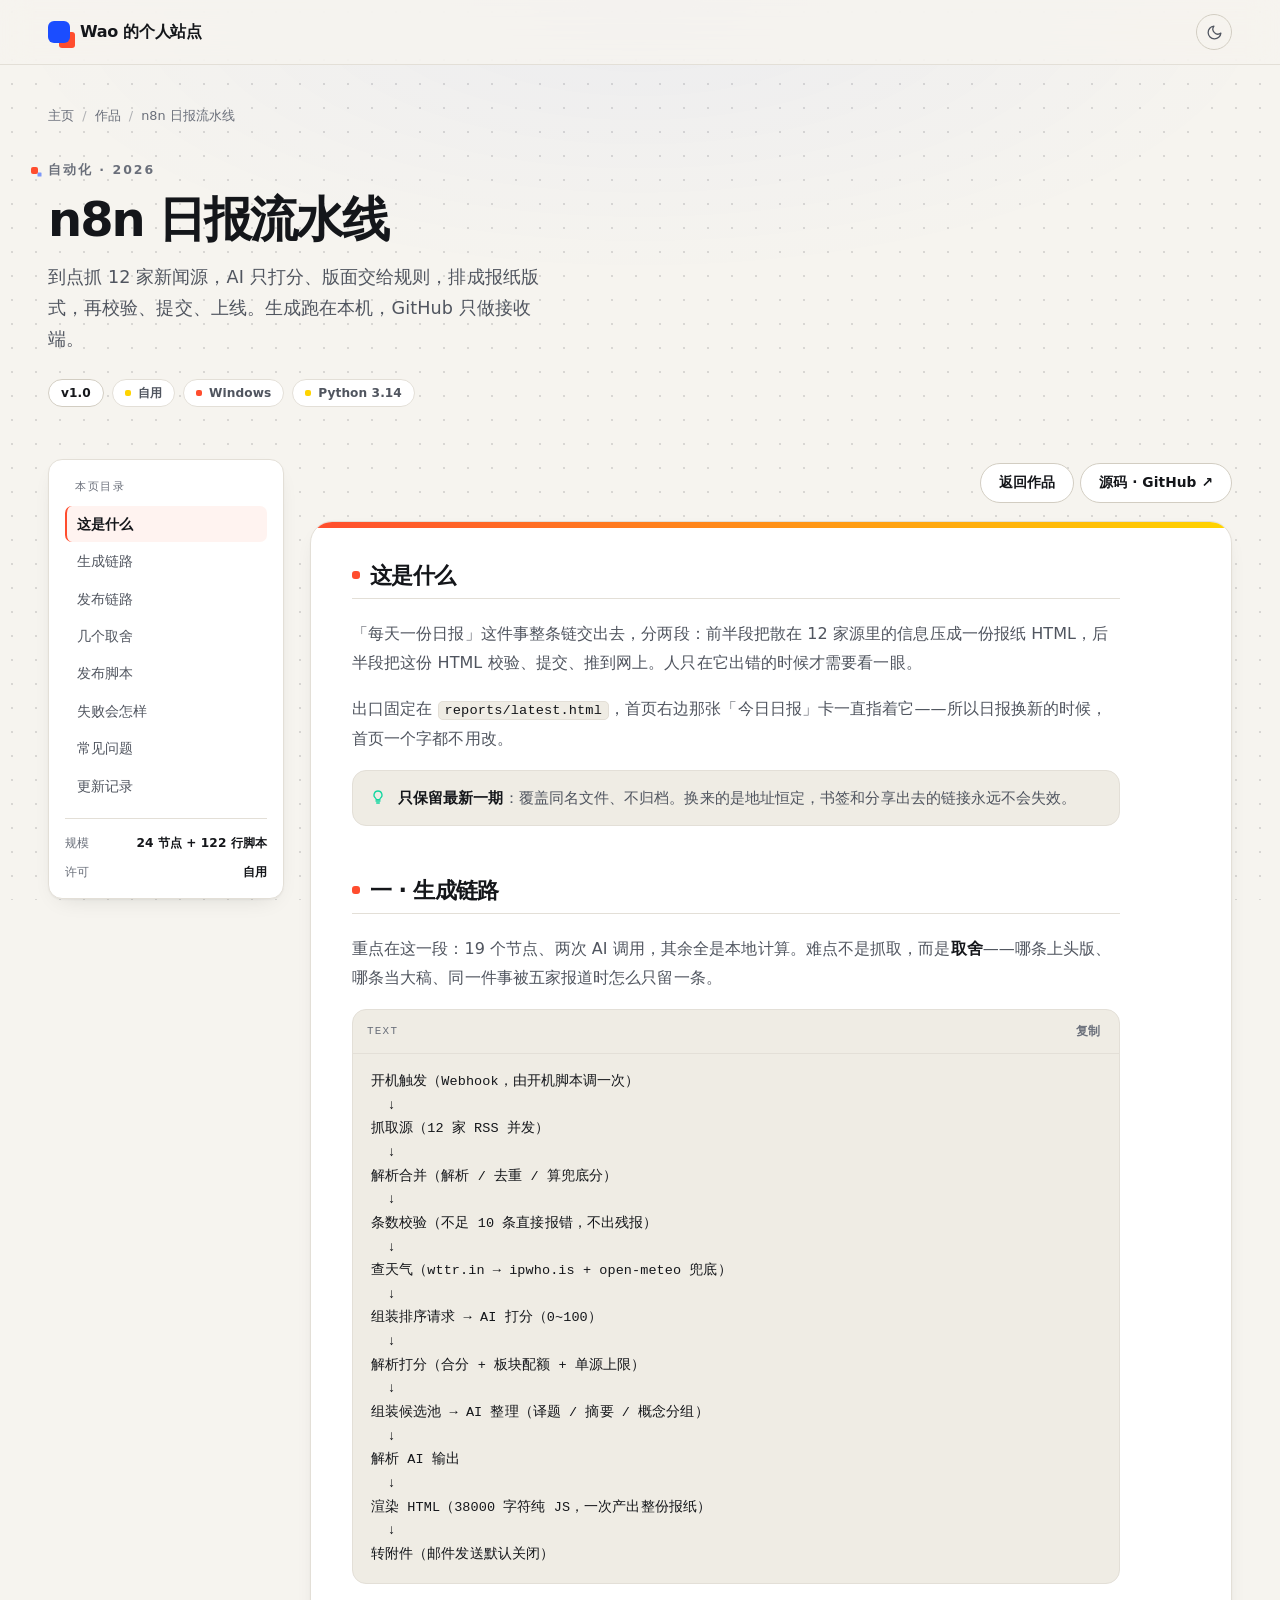
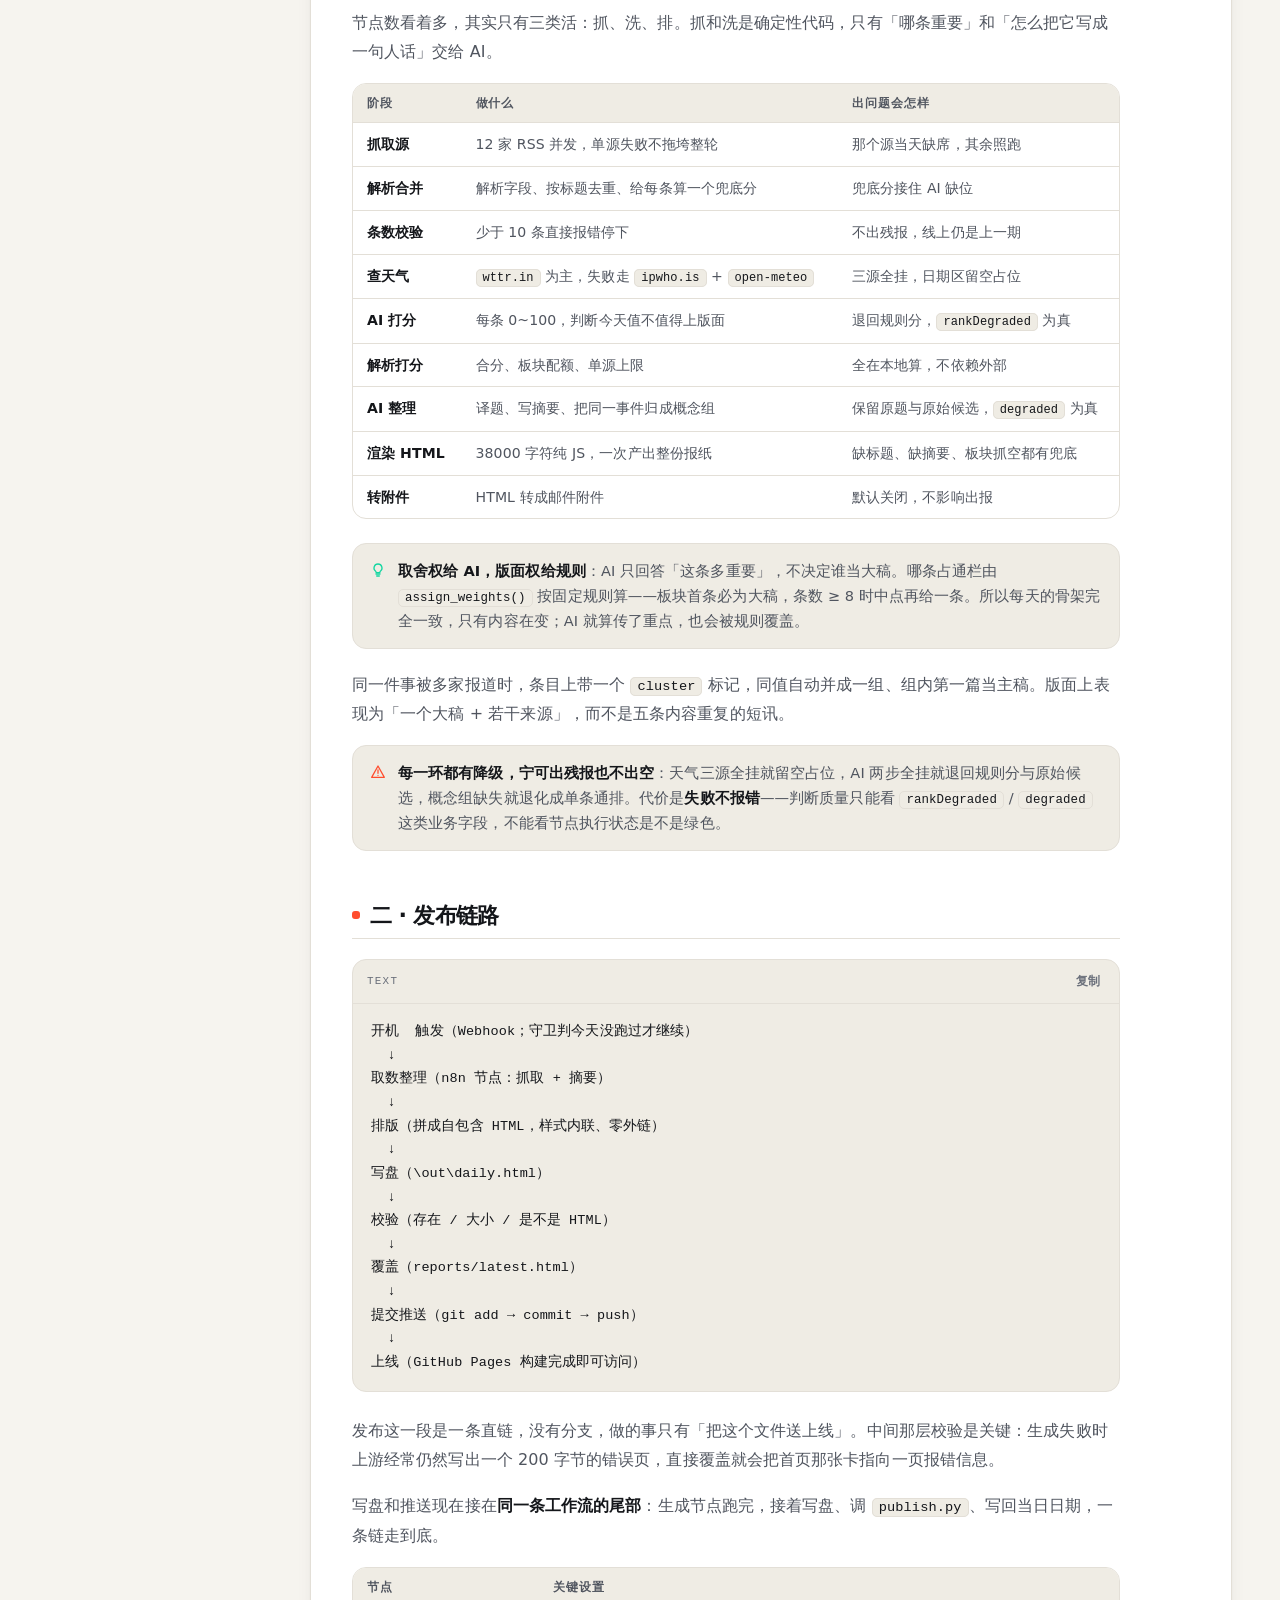
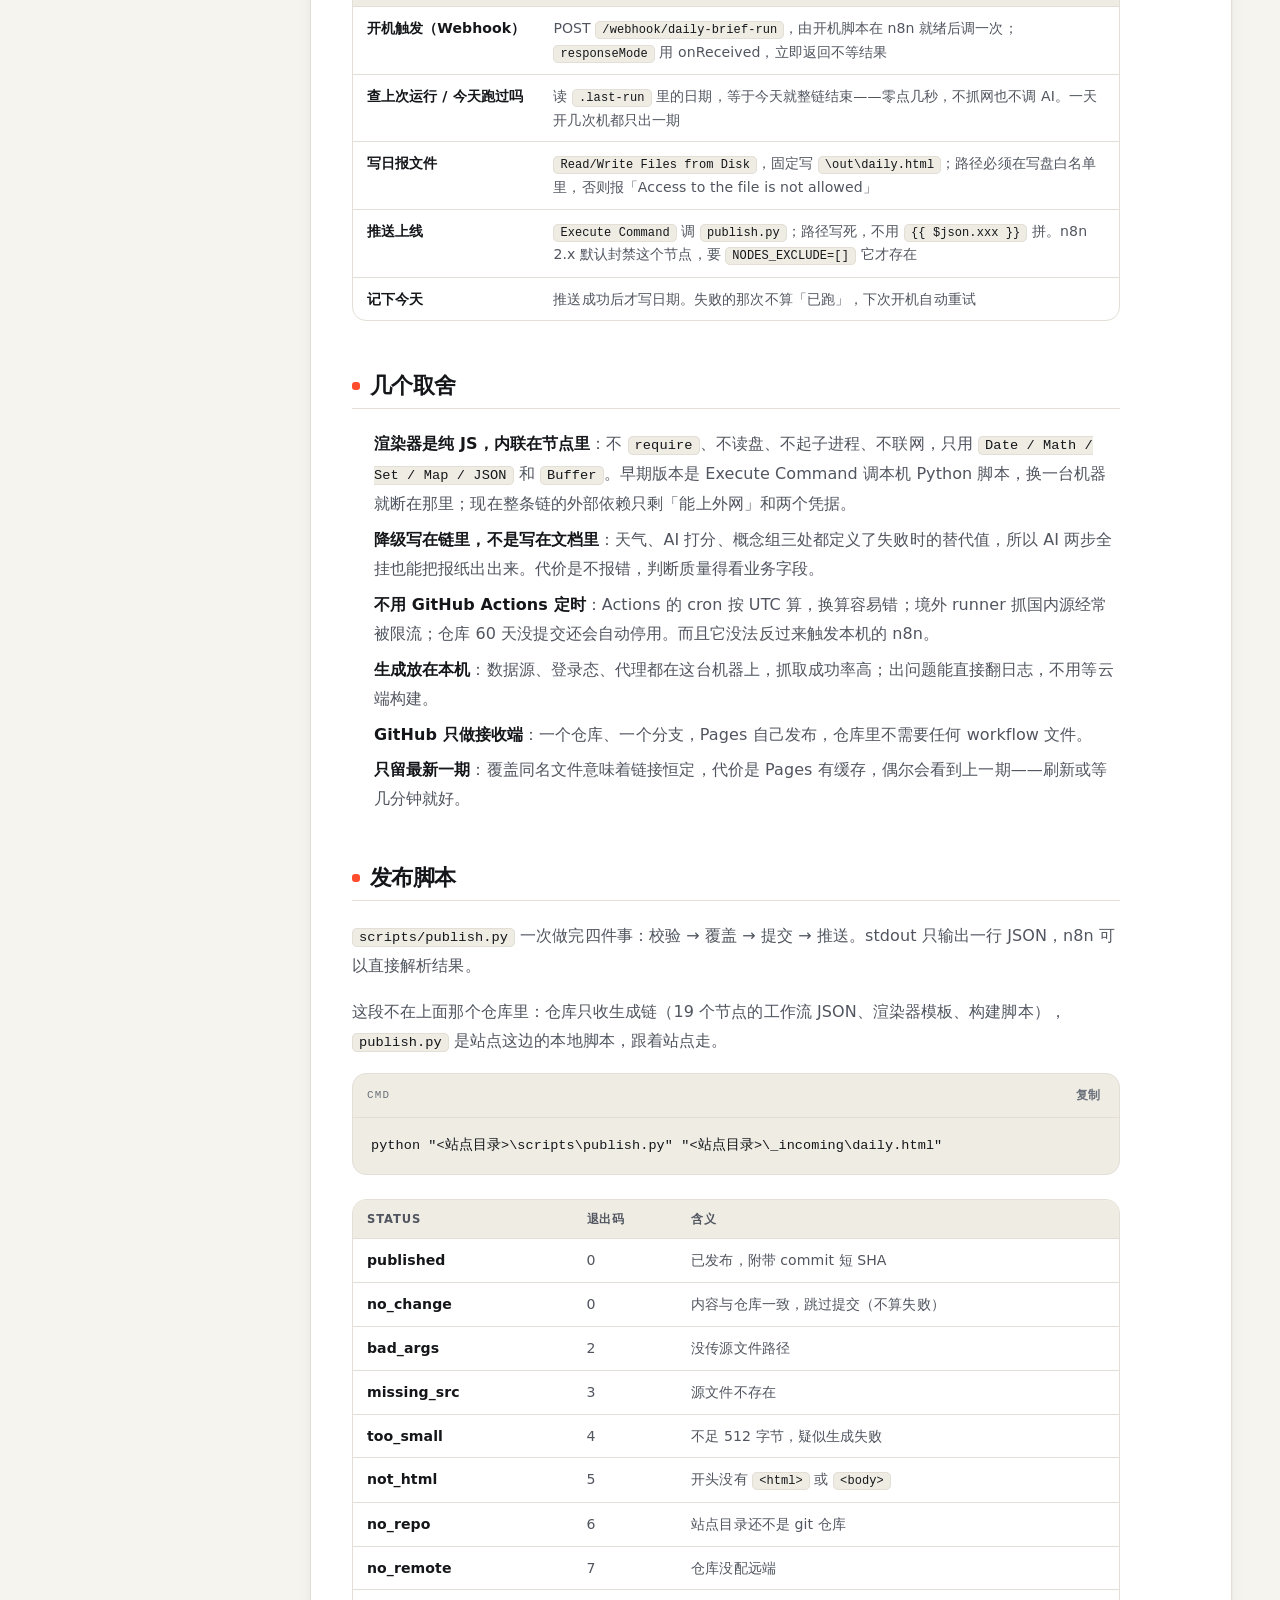
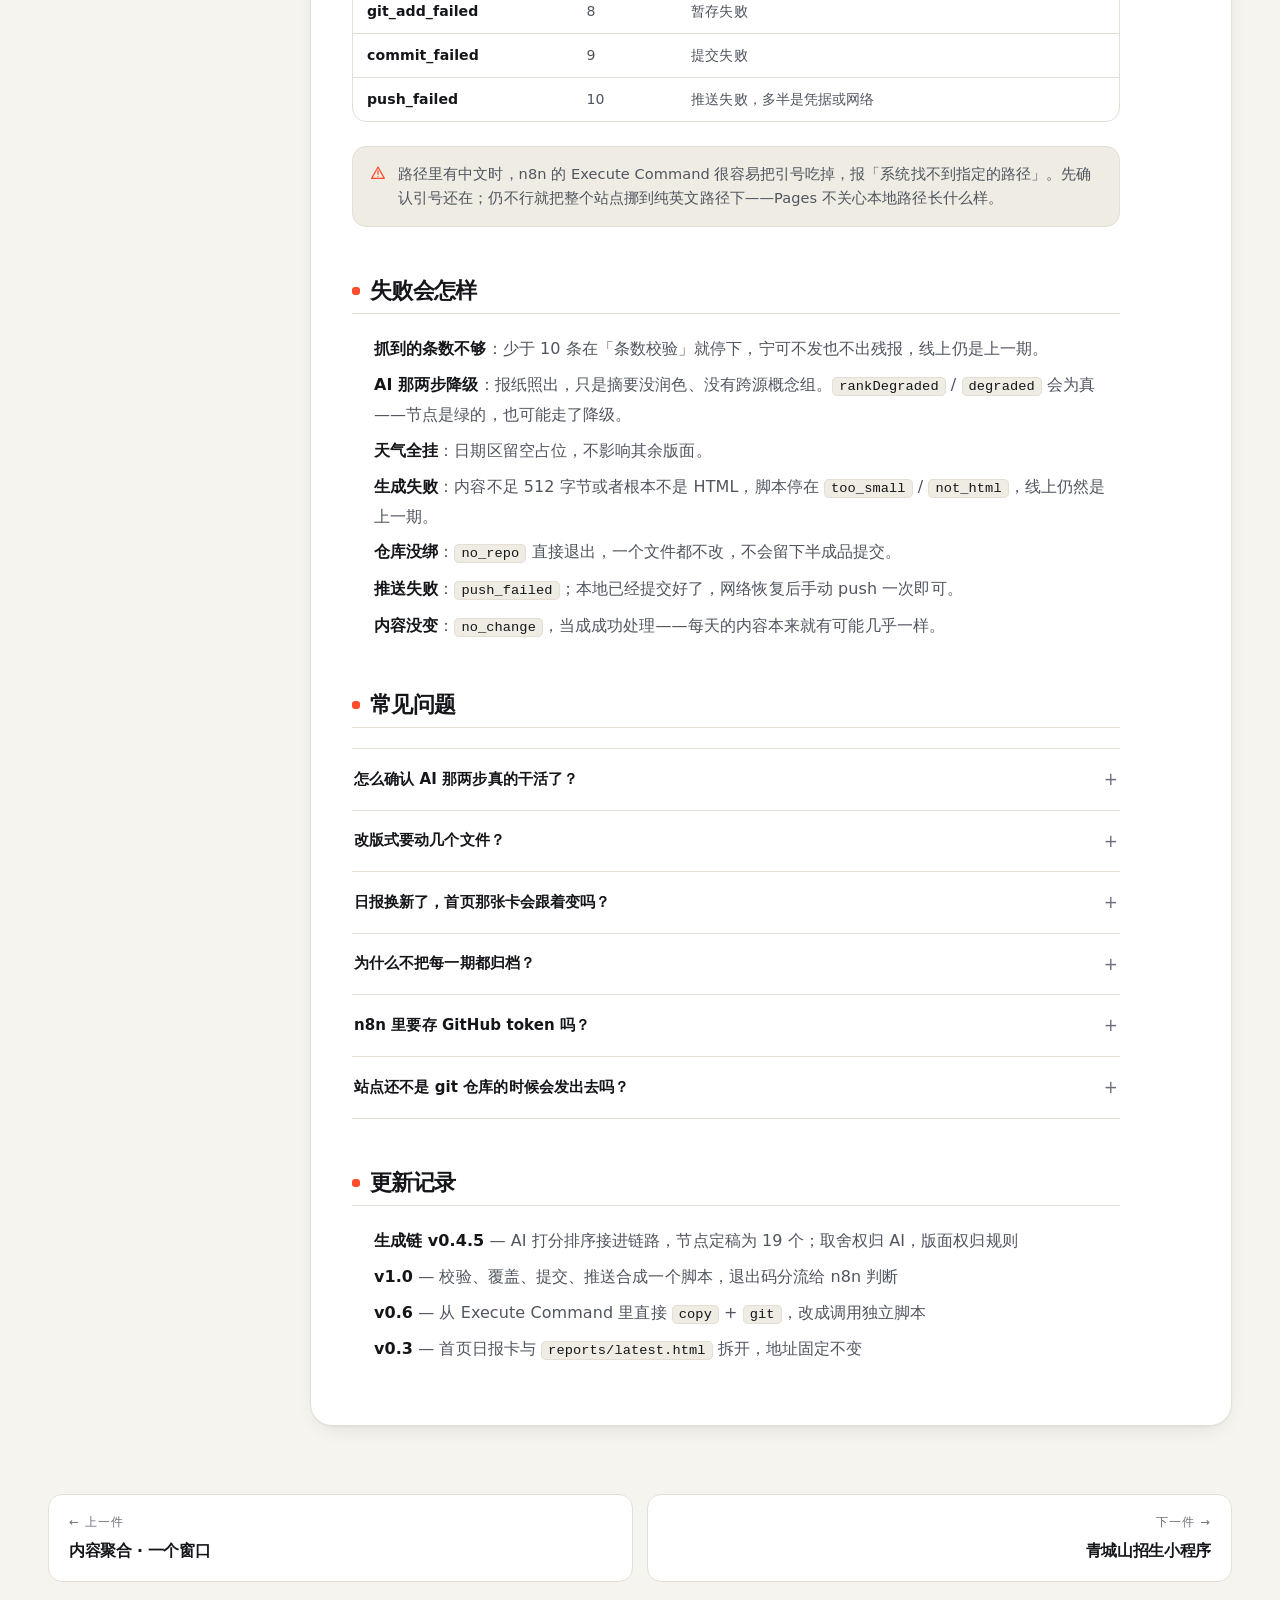
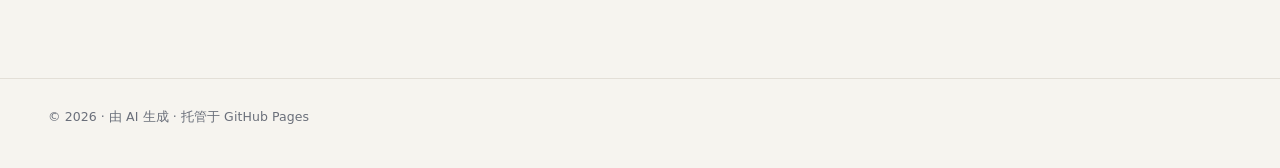
<file: works/daily-pipeline/index.html>
<!DOCTYPE html>
<html lang="zh-CN" data-theme="light">
<head>
<meta charset="utf-8">
<meta name="viewport" content="width=device-width, initial-scale=1, viewport-fit=cover">
<title>n8n 日报流水线 · Wao 的个人站点</title>
<meta name="description" content="24 个 n8n 节点把 12 家新闻源压成一份报纸，再经校验、提交、上线送到 Pages。开机触发，一天只出一期。">
<meta name="theme-color" content="#F6F4EF" media="(prefers-color-scheme: light)">
<meta name="theme-color" content="#0F1116" media="(prefers-color-scheme: dark)">
<meta name="color-scheme" content="light dark">
<script>(function(){var d=document.documentElement,t;try{t=localStorage.getItem('site-theme')}catch(e){}if(t!=='dark'&&t!=='light'){t=matchMedia('(prefers-color-scheme: dark)').matches?'dark':'light'}d.setAttribute('data-theme',t)})();</script>
<link rel="icon" href="../../assets/img/favicon.svg" type="image/svg+xml">
<link rel="icon" href="../../assets/img/favicon.ico" sizes="32x32">
<link rel="apple-touch-icon" href="../../assets/img/apple-touch-icon.png">
<link rel="stylesheet" href="../../assets/css/tokens.css">
<link rel="stylesheet" href="../../assets/css/main.css">
<link rel="stylesheet" href="../../assets/css/work.css">
<link rel="canonical" href="https://wao777.top/works/daily-pipeline/">
<meta property="og:url" content="https://wao777.top/works/daily-pipeline/">
<meta property="og:site_name" content="Wao 的个人站点">
<meta property="og:locale" content="zh_CN">
<meta property="og:type" content="article">
<meta property="og:title" content="n8n 日报流水线 · Wao 的个人站点">
<meta property="og:description" content="24 个 n8n 节点把 12 家新闻源压成一份报纸，再经校验、提交、上线送到 Pages。开机触发，一天只出一期。">
<meta name="twitter:card" content="summary">
</head>
<body style="--c1:#FF4D2E; --c2:#FFD400">

<a class="skip" href="#main">跳到正文</a>

<svg width="0" height="0" style="position:absolute" aria-hidden="true">
  <symbol id="i-moon" viewBox="0 0 24 24" fill="none" stroke="currentColor" stroke-width="1.8" stroke-linecap="round" stroke-linejoin="round">
    <path d="M21 12.8A9 9 0 1 1 11.2 3a7 7 0 0 0 9.8 9.8Z"/>
  </symbol>
  <symbol id="i-sun" viewBox="0 0 24 24" fill="none" stroke="currentColor" stroke-width="1.8" stroke-linecap="round" stroke-linejoin="round">
    <circle cx="12" cy="12" r="4"/>
    <path d="M12 2v2M12 20v2M4.9 4.9l1.4 1.4M17.7 17.7l1.4 1.4M2 12h2M20 12h2M4.9 19.1l1.4-1.4M17.7 6.3l1.4-1.4"/>
  </symbol>
  <symbol id="i-info" viewBox="0 0 24 24" fill="none" stroke="currentColor" stroke-width="1.9" stroke-linecap="round">
    <circle cx="12" cy="12" r="9"/><path d="M12 11v5"/><path d="M12 8h.01"/>
  </symbol>
  <symbol id="i-warn" viewBox="0 0 24 24" fill="none" stroke="currentColor" stroke-width="1.9" stroke-linecap="round" stroke-linejoin="round">
    <path d="M12 3 2.5 20h19L12 3Z"/><path d="M12 9v5"/><path d="M12 17h.01"/>
  </symbol>
  <symbol id="i-tip" viewBox="0 0 24 24" fill="none" stroke="currentColor" stroke-width="1.9" stroke-linecap="round" stroke-linejoin="round">
    <path d="M9 18h6"/><path d="M10 21h4"/>
    <path d="M12 3a6 6 0 0 0-3.6 10.8c.5.4.8 1 .8 1.7V16h5.6v-.5c0-.7.3-1.3.8-1.7A6 6 0 0 0 12 3Z"/>
  </symbol>
</svg>

<header class="nav">
  <div class="nav__inner container">
    <a class="brand" href="../../index.html">
      <span class="brand__mark" aria-hidden="true"></span>
      <span>Wao 的个人站点</span>
    </a>
    <button class="theme-toggle" data-theme-toggle aria-pressed="false" aria-label="切换主题">
      <svg width="17" height="17" aria-hidden="true"><use href="#i-moon"/></svg>
    </button>
  </div>
</header>
<main class="doc container" id="main">
  <nav class="crumbs" aria-label="面包屑">
    <a href="../../index.html">主页</a><span class="sep">/</span>
    <a href="../../index.html#works">作品</a><span class="sep">/</span>
    <span aria-current="page">n8n 日报流水线</span>
  </nav>
  <header class="doc__head">
    <p class="eyebrow">自动化 · 2026</p>
    <h1>n8n 日报流水线</h1>
    <p class="doc__tagline">到点抓 12 家新闻源，AI 只打分、版面交给规则，排成报纸版式，再校验、提交、上线。生成跑在本机，GitHub 只做接收端。</p>
    <div class="doc__meta">
      <div class="badges">
        <span class="badge badge--ver">v1.0</span>
        <span class="badge"><i class="badge__dot" style="background:var(--c2)"></i>自用</span>
        <span class="badge"><i class="badge__dot" style="background:var(--c1)"></i>Windows</span>
        <span class="badge"><i class="badge__dot" style="background:var(--pop-b)"></i>Python 3.14</span>
      </div>
    </div>
  </header>
  <div class="doc__grid">
    <aside class="toc">
      <p class="toc__label">本页目录</p>
      <ol class="toc__list" data-toc-list><li><a href="#what">这是什么</a></li><li><a href="#flow-gen">生成链路</a></li><li><a href="#flow-pub">发布链路</a></li><li><a href="#why">几个取舍</a></li><li><a href="#publish">发布脚本</a></li><li><a href="#fail">失败会怎样</a></li><li><a href="#faq">常见问题</a></li><li><a href="#log">更新记录</a></li></ol>
      <dl class="toc__meta">
        <div><dt>规模</dt><dd>24 节点 + 122 行脚本</dd></div>
        <div><dt>许可</dt><dd>自用</dd></div>
      </dl>
    </aside>
    <div class="doc__col">
      <div class="doc__actions">
        <a class="dbtn dbtn--ghost" href="../../index.html#works">返回作品</a>
        <a class="dbtn dbtn--ghost" href="https://github.com/Wao777/daily-brief" target="_blank" rel="noopener" title="将跳转到 GitHub 仓库（新窗口）">源码 · GitHub ↗</a>
      </div>
      <article class="doc__card">
        <div class="md" data-article>
          <h2 id="what">这是什么</h2>
<p>「每天一份日报」这件事整条链交出去，分两段：前半段把散在 12 家源里的信息压成一份报纸 HTML，后半段把这份 HTML 校验、提交、推到网上。人只在它出错的时候才需要看一眼。</p>
<p>出口固定在 <code>reports/latest.html</code>，首页右边那张「今日日报」卡一直指着它——所以日报换新的时候，首页一个字都不用改。</p>
<div class="callout callout--tip"><svg width="16" height="16" aria-hidden="true"><use href="#i-tip"/></svg><p><strong>只保留最新一期</strong>：覆盖同名文件、不归档。换来的是地址恒定，书签和分享出去的链接永远不会失效。</p></div>

<h2 id="flow-gen">一 · 生成链路</h2>
<p>重点在这一段：19 个节点、两次 AI 调用，其余全是本地计算。难点不是抓取，而是<strong>取舍</strong>——哪条上头版、哪条当大稿、同一件事被五家报道时怎么只留一条。</p>
<div class="code"><div class="code__bar"><span class="code__lang">text</span><button class="code__copy" type="button" data-copy>复制</button></div><pre><code>开机触发（Webhook，由开机脚本调一次）
  ↓
抓取源（12 家 RSS 并发）
  ↓
解析合并（解析 / 去重 / 算兜底分）
  ↓
条数校验（不足 10 条直接报错，不出残报）
  ↓
查天气（wttr.in → ipwho.is + open-meteo 兜底）
  ↓
组装排序请求 → AI 打分（0~100）
  ↓
解析打分（合分 + 板块配额 + 单源上限）
  ↓
组装候选池 → AI 整理（译题 / 摘要 / 概念分组）
  ↓
解析 AI 输出
  ↓
渲染 HTML（38000 字符纯 JS，一次产出整份报纸）
  ↓
转附件（邮件发送默认关闭）</code></pre></div>
<p>节点数看着多，其实只有三类活：抓、洗、排。抓和洗是确定性代码，只有「哪条重要」和「怎么把它写成一句人话」交给 AI。</p>
<div class="tbl"><table><thead><tr><th>阶段</th><th>做什么</th><th>出问题会怎样</th></tr></thead><tbody><tr><td>抓取源</td><td>12 家 RSS 并发，单源失败不拖垮整轮</td><td>那个源当天缺席，其余照跑</td></tr><tr><td>解析合并</td><td>解析字段、按标题去重、给每条算一个兜底分</td><td>兜底分接住 AI 缺位</td></tr><tr><td>条数校验</td><td>少于 10 条直接报错停下</td><td>不出残报，线上仍是上一期</td></tr><tr><td>查天气</td><td><code>wttr.in</code> 为主，失败走 <code>ipwho.is</code> + <code>open-meteo</code></td><td>三源全挂，日期区留空占位</td></tr><tr><td>AI 打分</td><td>每条 0~100，判断今天值不值得上版面</td><td>退回规则分，<code>rankDegraded</code> 为真</td></tr><tr><td>解析打分</td><td>合分、板块配额、单源上限</td><td>全在本地算，不依赖外部</td></tr><tr><td>AI 整理</td><td>译题、写摘要、把同一事件归成概念组</td><td>保留原题与原始候选，<code>degraded</code> 为真</td></tr><tr><td>渲染 HTML</td><td>38000 字符纯 JS，一次产出整份报纸</td><td>缺标题、缺摘要、板块抓空都有兜底</td></tr><tr><td>转附件</td><td>HTML 转成邮件附件</td><td>默认关闭，不影响出报</td></tr></tbody></table></div>
<div class="callout callout--tip"><svg width="16" height="16" aria-hidden="true"><use href="#i-tip"/></svg><p><strong>取舍权给 AI，版面权给规则</strong>：AI 只回答「这条多重要」，不决定谁当大稿。哪条占通栏由 <code>assign_weights()</code> 按固定规则算——板块首条必为大稿，条数 ≥ 8 时中点再给一条。所以每天的骨架完全一致，只有内容在变；AI 就算传了重点，也会被规则覆盖。</p></div>
<p>同一件事被多家报道时，条目上带一个 <code>cluster</code> 标记，同值自动并成一组、组内第一篇当主稿。版面上表现为「一个大稿 + 若干来源」，而不是五条内容重复的短讯。</p>
<div class="callout callout--warn"><svg width="16" height="16" aria-hidden="true"><use href="#i-warn"/></svg><p><strong>每一环都有降级，宁可出残报也不出空</strong>：天气三源全挂就留空占位，AI 两步全挂就退回规则分与原始候选，概念组缺失就退化成单条通排。代价是<strong>失败不报错</strong>——判断质量只能看 <code>rankDegraded</code> / <code>degraded</code> 这类业务字段，不能看节点执行状态是不是绿色。</p></div>

<h2 id="flow-pub">二 · 发布链路</h2>
<div class="code"><div class="code__bar"><span class="code__lang">text</span><button class="code__copy" type="button" data-copy>复制</button></div><pre><code>开机  触发（Webhook；守卫判今天没跑过才继续）
  ↓
取数整理（n8n 节点：抓取 + 摘要）
  ↓
排版（拼成自包含 HTML，样式内联、零外链）
  ↓
写盘（<n8n 目录>\out\daily.html）
  ↓
校验（存在 / 大小 / 是不是 HTML）
  ↓
覆盖（reports/latest.html）
  ↓
提交推送（git add → commit → push）
  ↓
上线（GitHub Pages 构建完成即可访问）</code></pre></div>
<p>发布这一段是一条直链，没有分支，做的事只有「把这个文件送上线」。中间那层校验是关键：生成失败时上游经常仍然写出一个 200 字节的错误页，直接覆盖就会把首页那张卡指向一页报错信息。</p>
<p>写盘和推送现在接在<strong>同一条工作流的尾部</strong>：生成节点跑完，接着写盘、调 <code>publish.py</code>、写回当日日期，一条链走到底。</p>
<div class="tbl"><table><thead><tr><th>节点</th><th>关键设置</th></tr></thead><tbody><tr><td>开机触发（Webhook）</td><td>POST <code>/webhook/daily-brief-run</code>，由开机脚本在 n8n 就绪后调一次；<code>responseMode</code> 用 onReceived，立即返回不等结果</td></tr><tr><td>查上次运行 / 今天跑过吗</td><td>读 <code>.last-run</code> 里的日期，等于今天就整链结束——零点几秒，不抓网也不调 AI。一天开几次机都只出一期</td></tr><tr><td>写日报文件</td><td><code>Read/Write Files from Disk</code>，固定写 <code><n8n 目录>\out\daily.html</code>；路径必须在写盘白名单里，否则报「Access to the file is not allowed」</td></tr><tr><td>推送上线</td><td><code>Execute Command</code> 调 <code>publish.py</code>；路径写死，不用 <code>{{ $json.xxx }}</code> 拼。n8n 2.x 默认封禁这个节点，要 <code>NODES_EXCLUDE=[]</code> 它才存在</td></tr><tr><td>记下今天</td><td>推送成功后才写日期。失败的那次不算「已跑」，下次开机自动重试</td></tr></tbody></table></div>

<h2 id="why">几个取舍</h2>
<ul>
<li><strong>渲染器是纯 JS，内联在节点里</strong>：不 <code>require</code>、不读盘、不起子进程、不联网，只用 <code>Date / Math / Set / Map / JSON</code> 和 <code>Buffer</code>。早期版本是 Execute Command 调本机 Python 脚本，换一台机器就断在那里；现在整条链的外部依赖只剩「能上外网」和两个凭据。</li>
<li><strong>降级写在链里，不是写在文档里</strong>：天气、AI 打分、概念组三处都定义了失败时的替代值，所以 AI 两步全挂也能把报纸出出来。代价是不报错，判断质量得看业务字段。</li>
<li><strong>不用 GitHub Actions 定时</strong>：Actions 的 cron 按 UTC 算，换算容易错；境外 runner 抓国内源经常被限流；仓库 60 天没提交还会自动停用。而且它没法反过来触发本机的 n8n。</li>
<li><strong>生成放在本机</strong>：数据源、登录态、代理都在这台机器上，抓取成功率高；出问题能直接翻日志，不用等云端构建。</li>
<li><strong>GitHub 只做接收端</strong>：一个仓库、一个分支，Pages 自己发布，仓库里不需要任何 workflow 文件。</li>
<li><strong>只留最新一期</strong>：覆盖同名文件意味着链接恒定，代价是 Pages 有缓存，偶尔会看到上一期——刷新或等几分钟就好。</li>
</ul>

<h2 id="publish">发布脚本</h2>
<p><code>scripts/publish.py</code> 一次做完四件事：校验 → 覆盖 → 提交 → 推送。stdout 只输出一行 JSON，n8n 可以直接解析结果。</p>
<p>这段不在上面那个仓库里：仓库只收生成链（19 个节点的工作流 JSON、渲染器模板、构建脚本），<code>publish.py</code> 是站点这边的本地脚本，跟着站点走。</p>
<div class="code"><div class="code__bar"><span class="code__lang">cmd</span><button class="code__copy" type="button" data-copy>复制</button></div><pre><code>python "&lt;站点目录&gt;\scripts\publish.py" "&lt;站点目录&gt;\_incoming\daily.html"</code></pre></div>
<div class="tbl"><table><thead><tr><th>status</th><th>退出码</th><th>含义</th></tr></thead><tbody><tr><td>published</td><td>0</td><td>已发布，附带 commit 短 SHA</td></tr><tr><td>no_change</td><td>0</td><td>内容与仓库一致，跳过提交（不算失败）</td></tr><tr><td>bad_args</td><td>2</td><td>没传源文件路径</td></tr><tr><td>missing_src</td><td>3</td><td>源文件不存在</td></tr><tr><td>too_small</td><td>4</td><td>不足 512 字节，疑似生成失败</td></tr><tr><td>not_html</td><td>5</td><td>开头没有 <code>&lt;html&gt;</code> 或 <code>&lt;body&gt;</code></td></tr><tr><td>no_repo</td><td>6</td><td>站点目录还不是 git 仓库</td></tr><tr><td>no_remote</td><td>7</td><td>仓库没配远端</td></tr><tr><td>git_add_failed</td><td>8</td><td>暂存失败</td></tr><tr><td>commit_failed</td><td>9</td><td>提交失败</td></tr><tr><td>push_failed</td><td>10</td><td>推送失败，多半是凭据或网络</td></tr></tbody></table></div>
<div class="callout callout--warn"><svg width="16" height="16" aria-hidden="true"><use href="#i-warn"/></svg><p>路径里有中文时，n8n 的 Execute Command 很容易把引号吃掉，报「系统找不到指定的路径」。先确认引号还在；仍不行就把整个站点挪到纯英文路径下——Pages 不关心本地路径长什么样。</p></div>

<h2 id="fail">失败会怎样</h2>
<ul>
<li><strong>抓到的条数不够</strong>：少于 10 条在「条数校验」就停下，宁可不发也不出残报，线上仍是上一期。</li>
<li><strong>AI 那两步降级</strong>：报纸照出，只是摘要没润色、没有跨源概念组。<code>rankDegraded</code> / <code>degraded</code> 会为真——节点是绿的，也可能走了降级。</li>
<li><strong>天气全挂</strong>：日期区留空占位，不影响其余版面。</li>
<li><strong>生成失败</strong>：内容不足 512 字节或者根本不是 HTML，脚本停在 <code>too_small</code> / <code>not_html</code>，线上仍然是上一期。</li>
<li><strong>仓库没绑</strong>：<code>no_repo</code> 直接退出，一个文件都不改，不会留下半成品提交。</li>
<li><strong>推送失败</strong>：<code>push_failed</code>；本地已经提交好了，网络恢复后手动 push 一次即可。</li>
<li><strong>内容没变</strong>：<code>no_change</code>，当成成功处理——每天的内容本来就有可能几乎一样。</li>
</ul>

<h2 id="faq">常见问题</h2>
<details class="faq"><summary>怎么确认 AI 那两步真的干活了？</summary><div class="faq__body"><p>看「解析打分」输出的 <code>rankDegraded</code> 和「解析 AI 输出」的 <code>degraded</code>。两个节点都设了 <code>onError: continueRegularOutput</code>，报错被静默吞掉，执行状态照样是绿的——只看绿色会误以为 AI 生效了，实际跑的是降级分支。</p></div></details>
<details class="faq"><summary>改版式要动几个文件？</summary><div class="faq__body"><p>两个真源：渲染器模板 <code>render_brief.js.tpl</code> 管版式与 CSS，工作流 JSON 管 19 个节点的代码与参数。构建脚本有一道硬闸——模板主体必须与节点里那段代码逐字节相同，只改一边会直接中止并打印差异位置，所以不会出现「模板和线上跑的代码悄悄分叉」。</p></div></details>
<details class="faq"><summary>日报换新了，首页那张卡会跟着变吗？</summary><div class="faq__body"><p>卡上不写具体日期，只写「每日一期」。卡片永远指向同一个地址，所以不会过期；变的是点进去的那一页。</p></div></details>
<details class="faq"><summary>为什么不把每一期都归档？</summary><div class="faq__body"><p>地址恒定优先。要归档就得让文件名带日期，卡片也就得跟着改，等于每天动一次首页；现在这样是拿「翻不到旧刊」换「链接永不失效」。</p></div></details>
<details class="faq"><summary>n8n 里要存 GitHub token 吗？</summary><div class="faq__body"><p>不用。走本机 <code>git push</code>，账号由 Windows 凭据管理器记着，n8n 只负责发一条命令，不碰任何密钥。前提是手动 push 成功过一次，凭据已记住。</p></div></details>
<details class="faq"><summary>站点还不是 git 仓库的时候会发出去吗？</summary><div class="faq__body"><p>不会。<code>publish.py</code> 检查到没有 <code>.git</code> 或没有远端，就以 <code>no_repo</code> / <code>no_remote</code> 停下，源文件连复制都不会发生。</p></div></details>

<h2 id="log">更新记录</h2>
<ul><li><strong>生成链 v0.4.5</strong> — AI 打分排序接进链路，节点定稿为 19 个；取舍权归 AI，版面权归规则</li><li><strong>v1.0</strong> — 校验、覆盖、提交、推送合成一个脚本，退出码分流给 n8n 判断</li><li><strong>v0.6</strong> — 从 Execute Command 里直接 <code>copy</code> + <code>git</code>，改成调用独立脚本</li><li><strong>v0.3</strong> — 首页日报卡与 <code>reports/latest.html</code> 拆开，地址固定不变</li></ul>

        </div>
      </article>
    </div>
  </div>
  <nav class="pager" aria-label="作品翻页">
    <a class="prev" href="../content-hub/index.html"><span>← 上一件</span><strong>内容聚合 · 一个窗口</strong></a>
    <a class="next" href="../qingcheng/index.html"><span>下一件 →</span><strong>青城山招生小程序</strong></a>
  </nav>
</main>

<footer class="foot">
  <div class="foot__inner container">
    <p>© 2026 · 由 AI 生成 · 托管于 GitHub Pages</p>
  </div>
</footer>

<script src="../../assets/js/main.js" defer></script>
<script src="../../assets/js/doc.js" defer></script>
</body>
</html>
</file>
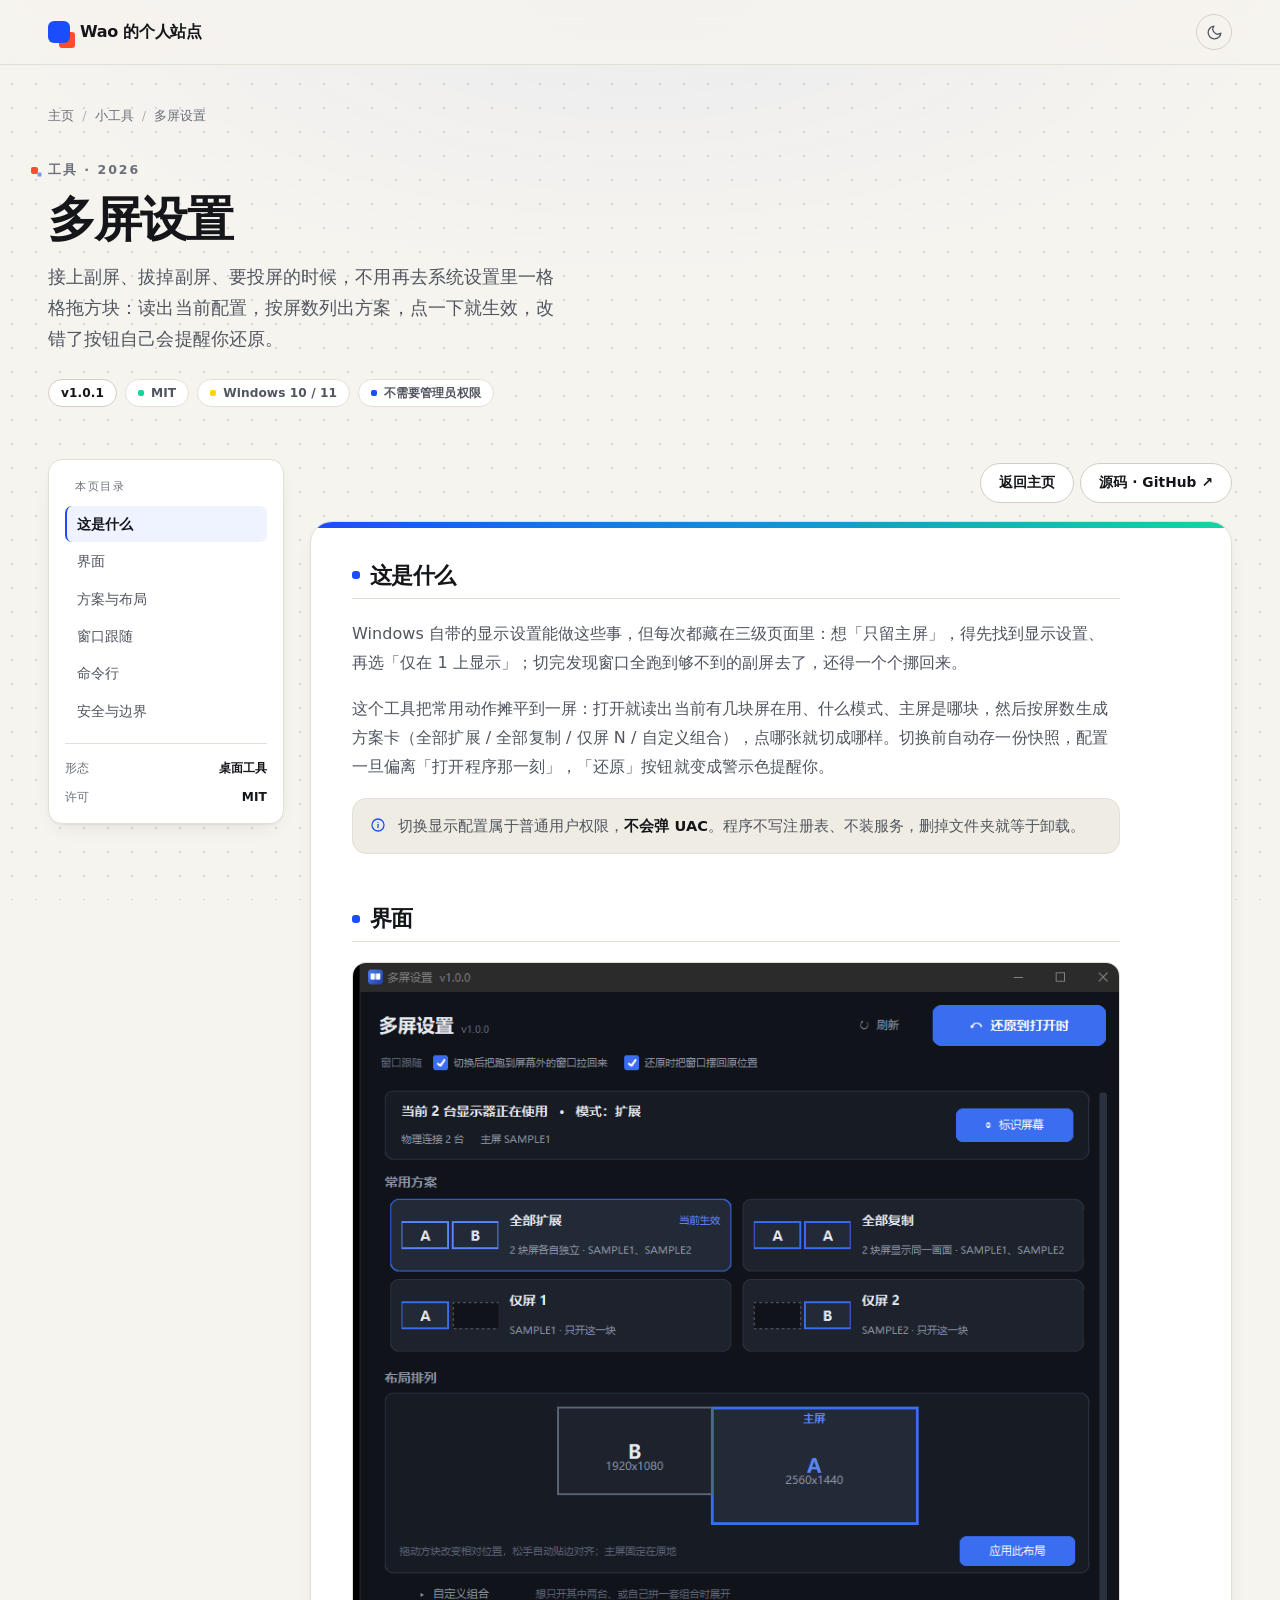
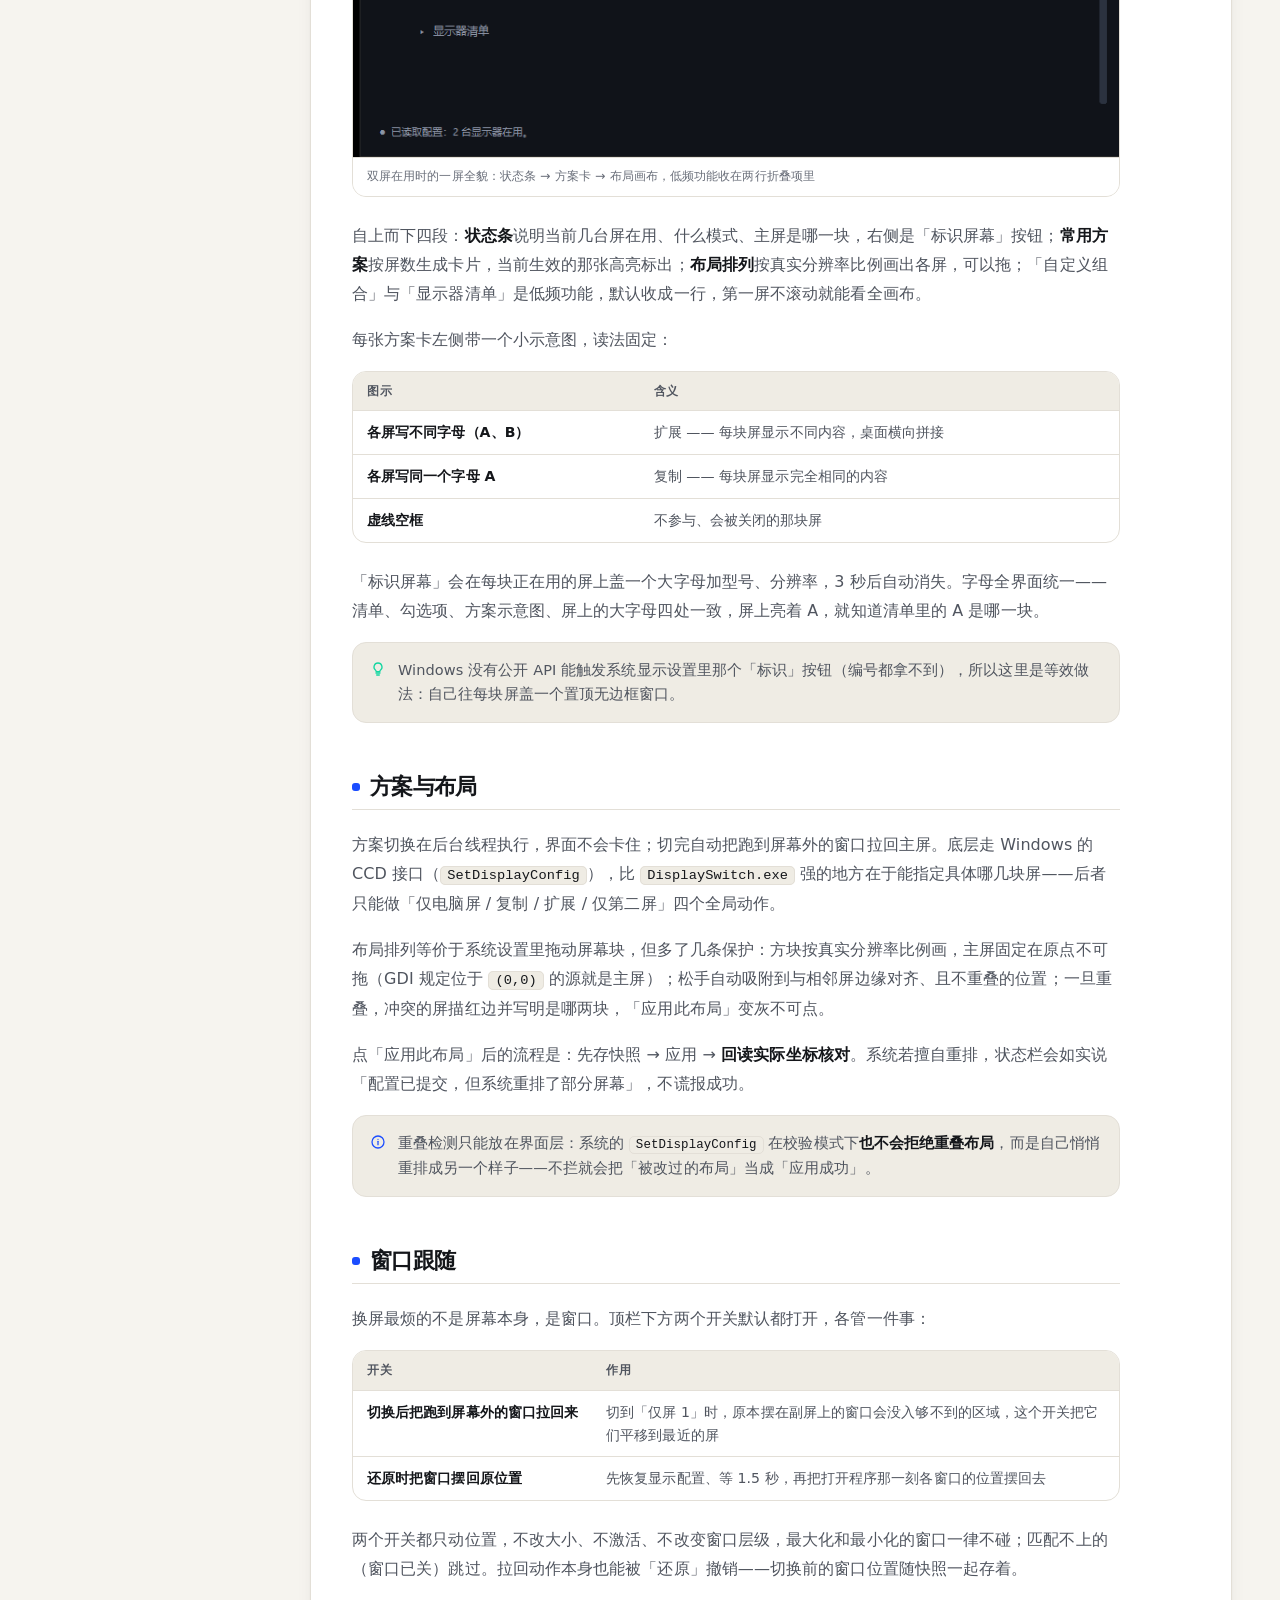
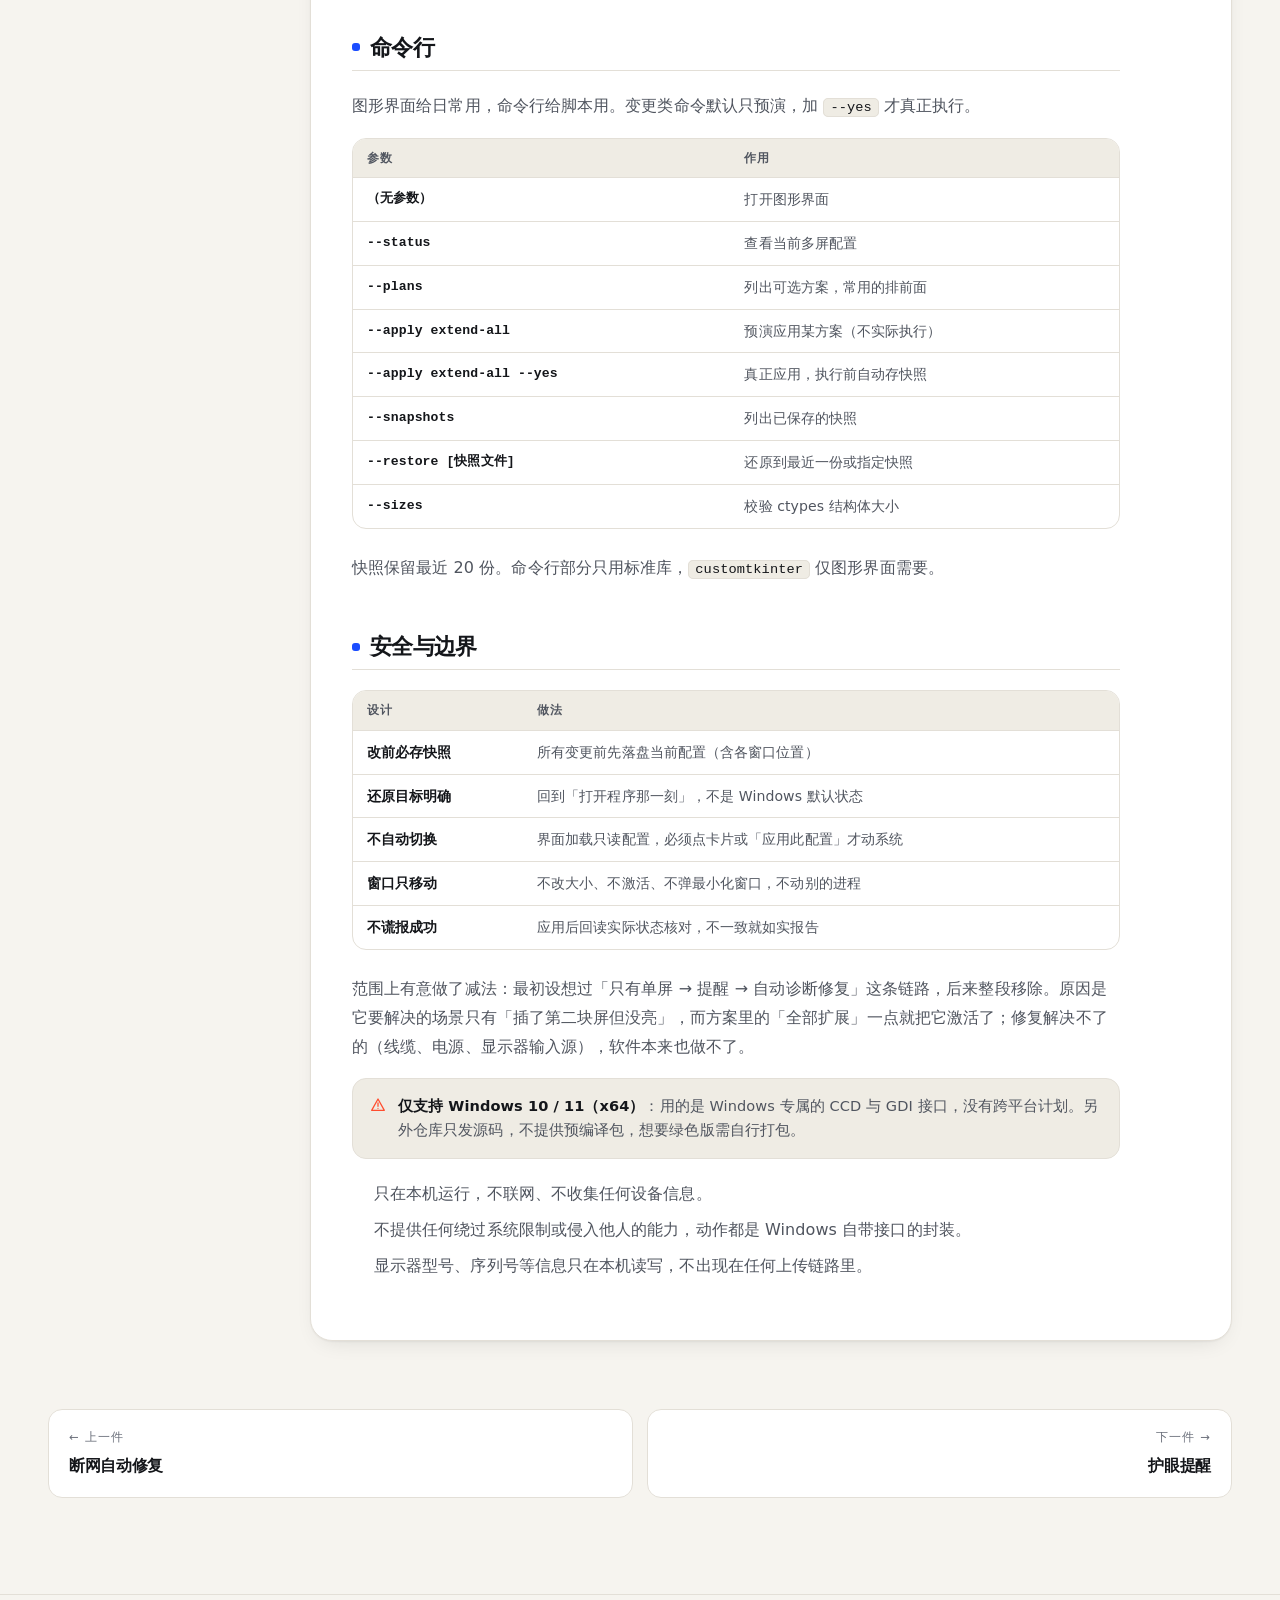
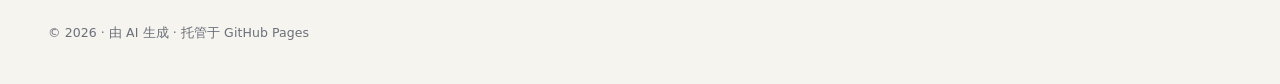
<file: works/display-doctor/index.html>
<!DOCTYPE html>
<html lang="zh-CN" data-theme="light">
<head>
<meta charset="utf-8">
<meta name="viewport" content="width=device-width, initial-scale=1, viewport-fit=cover">
<title>多屏设置 · Wao 的个人站点</title>
<meta name="description" content="Windows 多屏设置工具：读取当前显示器配置，按屏幕数量列出可选方案，点选即生效，另有布局拖动、标识屏幕与一键还原。">
<meta name="theme-color" content="#F6F4EF" media="(prefers-color-scheme: light)">
<meta name="theme-color" content="#0F1116" media="(prefers-color-scheme: dark)">
<meta name="color-scheme" content="light dark">
<script>(function(){var d=document.documentElement,t;try{t=localStorage.getItem('site-theme')}catch(e){}if(t!=='dark'&&t!=='light'){t=matchMedia('(prefers-color-scheme: dark)').matches?'dark':'light'}d.setAttribute('data-theme',t)})();</script>
<link rel="icon" href="../../assets/img/favicon.svg" type="image/svg+xml">
<link rel="icon" href="../../assets/img/favicon.ico" sizes="32x32">
<link rel="apple-touch-icon" href="../../assets/img/apple-touch-icon.png">
<link rel="stylesheet" href="../../assets/css/tokens.css">
<link rel="stylesheet" href="../../assets/css/main.css">
<link rel="stylesheet" href="../../assets/css/work.css">
<link rel="canonical" href="https://wao777.top/works/display-doctor/">
<meta property="og:url" content="https://wao777.top/works/display-doctor/">
<meta property="og:site_name" content="Wao 的个人站点">
<meta property="og:locale" content="zh_CN">
<meta property="og:type" content="article">
<meta property="og:title" content="多屏设置 · Wao 的个人站点">
<meta property="og:description" content="Windows 多屏设置工具：读取当前显示器配置，按屏幕数量列出可选方案，点选即生效，另有布局拖动、标识屏幕与一键还原。">
<meta name="twitter:card" content="summary">
</head>
<body style="--c1:#1B4DFF; --c2:#12D6A0">

<a class="skip" href="#main">跳到正文</a>

<svg width="0" height="0" style="position:absolute" aria-hidden="true">
  <symbol id="i-moon" viewBox="0 0 24 24" fill="none" stroke="currentColor" stroke-width="1.8" stroke-linecap="round" stroke-linejoin="round">
    <path d="M21 12.8A9 9 0 1 1 11.2 3a7 7 0 0 0 9.8 9.8Z"/>
  </symbol>
  <symbol id="i-sun" viewBox="0 0 24 24" fill="none" stroke="currentColor" stroke-width="1.8" stroke-linecap="round" stroke-linejoin="round">
    <circle cx="12" cy="12" r="4"/>
    <path d="M12 2v2M12 20v2M4.9 4.9l1.4 1.4M17.7 17.7l1.4 1.4M2 12h2M20 12h2M4.9 19.1l1.4-1.4M17.7 6.3l1.4-1.4"/>
  </symbol>
  <symbol id="i-info" viewBox="0 0 24 24" fill="none" stroke="currentColor" stroke-width="1.9" stroke-linecap="round">
    <circle cx="12" cy="12" r="9"/><path d="M12 11v5"/><path d="M12 8h.01"/>
  </symbol>
  <symbol id="i-warn" viewBox="0 0 24 24" fill="none" stroke="currentColor" stroke-width="1.9" stroke-linecap="round" stroke-linejoin="round">
    <path d="M12 3 2.5 20h19L12 3Z"/><path d="M12 9v5"/><path d="M12 17h.01"/>
  </symbol>
  <symbol id="i-tip" viewBox="0 0 24 24" fill="none" stroke="currentColor" stroke-width="1.9" stroke-linecap="round" stroke-linejoin="round">
    <path d="M9 18h6"/><path d="M10 21h4"/>
    <path d="M12 3a6 6 0 0 0-3.6 10.8c.5.4.8 1 .8 1.7V16h5.6v-.5c0-.7.3-1.3.8-1.7A6 6 0 0 0 12 3Z"/>
  </symbol>
</svg>

<header class="nav">
  <div class="nav__inner container">
    <a class="brand" href="../../index.html">
      <span class="brand__mark" aria-hidden="true"></span>
      <span>Wao 的个人站点</span>
    </a>
    <button class="theme-toggle" data-theme-toggle aria-pressed="false" aria-label="切换主题">
      <svg width="17" height="17" aria-hidden="true"><use href="#i-moon"/></svg>
    </button>
  </div>
</header>

<main class="doc container" id="main">
  <nav class="crumbs" aria-label="面包屑">
    <a href="../../index.html">主页</a><span class="sep">/</span>
    <a href="../../index.html#tools">小工具</a><span class="sep">/</span>
    <span aria-current="page">多屏设置</span>
  </nav>

  <header class="doc__head">
    <p class="eyebrow">工具 · 2026</p>
    <h1>多屏设置</h1>
    <p class="doc__tagline">接上副屏、拔掉副屏、要投屏的时候，不用再去系统设置里一格格拖方块：读出当前配置，按屏数列出方案，点一下就生效，改错了按钮自己会提醒你还原。</p>
    <div class="doc__meta">
      <div class="badges">
        <span class="badge badge--ver">v1.0.1</span>
        <span class="badge"><i class="badge__dot" style="background:var(--c2)"></i>MIT</span>
        <span class="badge"><i class="badge__dot" style="background:var(--pop-b)"></i>Windows 10 / 11</span>
        <span class="badge"><i class="badge__dot" style="background:var(--c1)"></i>不需要管理员权限</span>
      </div>
    </div>
  </header>

  <div class="doc__grid">
    <aside class="toc">
      <p class="toc__label">本页目录</p>
      <ol class="toc__list" data-toc-list><li><a href="#what">这是什么</a></li><li><a href="#ui">界面</a></li><li><a href="#plan">方案与布局</a></li><li><a href="#win">窗口跟随</a></li><li><a href="#cli">命令行</a></li><li><a href="#edge">安全与边界</a></li></ol>
      <dl class="toc__meta">
        <div><dt>形态</dt><dd>桌面工具</dd></div>
        <div><dt>许可</dt><dd>MIT</dd></div>
      </dl>
    </aside>

    <div class="doc__col">
      <div class="doc__actions">
        <a class="dbtn dbtn--ghost" href="../../index.html#tools">返回主页</a>
        <a class="dbtn dbtn--ghost" href="https://github.com/Wao777/display-doctor" target="_blank" rel="noopener" title="将跳转到 GitHub 仓库（新窗口）">源码 · GitHub ↗</a>
      </div>

      <article class="doc__card">
      <div class="md" data-article>
        <h2 id="what">这是什么</h2>
<p>Windows 自带的显示设置能做这些事，但每次都藏在三级页面里：想「只留主屏」，得先找到显示设置、再选「仅在 1 上显示」；切完发现窗口全跑到够不到的副屏去了，还得一个个挪回来。</p>
<p>这个工具把常用动作摊平到一屏：打开就读出当前有几块屏在用、什么模式、主屏是哪块，然后按屏数生成方案卡（全部扩展 / 全部复制 / 仅屏 N / 自定义组合），点哪张就切成哪样。切换前自动存一份快照，配置一旦偏离「打开程序那一刻」，「还原」按钮就变成警示色提醒你。</p>
<div class="callout"><svg width="16" height="16" aria-hidden="true"><use href="#i-info"/></svg><p>切换显示配置属于普通用户权限，<strong>不会弹 UAC</strong>。程序不写注册表、不装服务，删掉文件夹就等于卸载。</p></div>

        <h2 id="ui">界面</h2>
<figure class="shot shot--img"><img src="./img/01-main.png" alt="多屏设置主界面：顶部状态条与还原按钮、常用方案四张卡、下方布局排列画布" width="822" height="852" loading="lazy" decoding="async"><figcaption>双屏在用时的一屏全貌：状态条 → 方案卡 → 布局画布，低频功能收在两行折叠项里</figcaption></figure>
<p>自上而下四段：<strong>状态条</strong>说明当前几台屏在用、什么模式、主屏是哪一块，右侧是「标识屏幕」按钮；<strong>常用方案</strong>按屏数生成卡片，当前生效的那张高亮标出；<strong>布局排列</strong>按真实分辨率比例画出各屏，可以拖；「自定义组合」与「显示器清单」是低频功能，默认收成一行，第一屏不滚动就能看全画布。</p>
<p>每张方案卡左侧带一个小示意图，读法固定：</p>
<div class="tbl"><table><thead><tr><th>图示</th><th>含义</th></tr></thead><tbody><tr><td>各屏写不同字母（A、B）</td><td>扩展 —— 每块屏显示不同内容，桌面横向拼接</td></tr><tr><td>各屏写同一个字母 A</td><td>复制 —— 每块屏显示完全相同的内容</td></tr><tr><td>虚线空框</td><td>不参与、会被关闭的那块屏</td></tr></tbody></table></div>
<p>「标识屏幕」会在每块正在用的屏上盖一个大字母加型号、分辨率，3 秒后自动消失。字母全界面统一——清单、勾选项、方案示意图、屏上的大字母四处一致，屏上亮着 A，就知道清单里的 A 是哪一块。</p>
<div class="callout callout--tip"><svg width="16" height="16" aria-hidden="true"><use href="#i-tip"/></svg><p>Windows 没有公开 API 能触发系统显示设置里那个「标识」按钮（编号都拿不到），所以这里是等效做法：自己往每块屏盖一个置顶无边框窗口。</p></div>

        <h2 id="plan">方案与布局</h2>
<p>方案切换在后台线程执行，界面不会卡住；切完自动把跑到屏幕外的窗口拉回主屏。底层走 Windows 的 CCD 接口（<code>SetDisplayConfig</code>），比 <code>DisplaySwitch.exe</code> 强的地方在于能指定具体哪几块屏——后者只能做「仅电脑屏 / 复制 / 扩展 / 仅第二屏」四个全局动作。</p>
<p>布局排列等价于系统设置里拖动屏幕块，但多了几条保护：方块按真实分辨率比例画，主屏固定在原点不可拖（GDI 规定位于 <code>(0,0)</code> 的源就是主屏）；松手自动吸附到与相邻屏边缘对齐、且不重叠的位置；一旦重叠，冲突的屏描红边并写明是哪两块，「应用此布局」变灰不可点。</p>
<p>点「应用此布局」后的流程是：先存快照 → 应用 → <strong>回读实际坐标核对</strong>。系统若擅自重排，状态栏会如实说「配置已提交，但系统重排了部分屏幕」，不谎报成功。</p>
<div class="callout"><svg width="16" height="16" aria-hidden="true"><use href="#i-info"/></svg><p>重叠检测只能放在界面层：系统的 <code>SetDisplayConfig</code> 在校验模式下<strong>也不会拒绝重叠布局</strong>，而是自己悄悄重排成另一个样子——不拦就会把「被改过的布局」当成「应用成功」。</p></div>

        <h2 id="win">窗口跟随</h2>
<p>换屏最烦的不是屏幕本身，是窗口。顶栏下方两个开关默认都打开，各管一件事：</p>
<div class="tbl"><table><thead><tr><th>开关</th><th>作用</th></tr></thead><tbody><tr><td>切换后把跑到屏幕外的窗口拉回来</td><td>切到「仅屏 1」时，原本摆在副屏上的窗口会没入够不到的区域，这个开关把它们平移到最近的屏</td></tr><tr><td>还原时把窗口摆回原位置</td><td>先恢复显示配置、等 1.5 秒，再把打开程序那一刻各窗口的位置摆回去</td></tr></tbody></table></div>
<p>两个开关都只动位置，不改大小、不激活、不改变窗口层级，最大化和最小化的窗口一律不碰；匹配不上的（窗口已关）跳过。拉回动作本身也能被「还原」撤销——切换前的窗口位置随快照一起存着。</p>

        <h2 id="cli">命令行</h2>
<p>图形界面给日常用，命令行给脚本用。变更类命令默认只预演，加 <code>--yes</code> 才真正执行。</p>
<div class="tbl tbl--mono"><table><thead><tr><th>参数</th><th>作用</th></tr></thead><tbody><tr><td>（无参数）</td><td>打开图形界面</td></tr><tr><td>--status</td><td>查看当前多屏配置</td></tr><tr><td>--plans</td><td>列出可选方案，常用的排前面</td></tr><tr><td>--apply extend-all</td><td>预演应用某方案（不实际执行）</td></tr><tr><td>--apply extend-all --yes</td><td>真正应用，执行前自动存快照</td></tr><tr><td>--snapshots</td><td>列出已保存的快照</td></tr><tr><td>--restore [快照文件]</td><td>还原到最近一份或指定快照</td></tr><tr><td>--sizes</td><td>校验 ctypes 结构体大小</td></tr></tbody></table></div>
<p>快照保留最近 20 份。命令行部分只用标准库，<code>customtkinter</code> 仅图形界面需要。</p>

        <h2 id="edge">安全与边界</h2>
<div class="tbl"><table><thead><tr><th>设计</th><th>做法</th></tr></thead><tbody><tr><td>改前必存快照</td><td>所有变更前先落盘当前配置（含各窗口位置）</td></tr><tr><td>还原目标明确</td><td>回到「打开程序那一刻」，不是 Windows 默认状态</td></tr><tr><td>不自动切换</td><td>界面加载只读配置，必须点卡片或「应用此配置」才动系统</td></tr><tr><td>窗口只移动</td><td>不改大小、不激活、不弹最小化窗口，不动别的进程</td></tr><tr><td>不谎报成功</td><td>应用后回读实际状态核对，不一致就如实报告</td></tr></tbody></table></div>
<p>范围上有意做了减法：最初设想过「只有单屏 → 提醒 → 自动诊断修复」这条链路，后来整段移除。原因是它要解决的场景只有「插了第二块屏但没亮」，而方案里的「全部扩展」一点就把它激活了；修复解决不了的（线缆、电源、显示器输入源），软件本来也做不了。</p>
<div class="callout callout--warn"><svg width="16" height="16" aria-hidden="true"><use href="#i-warn"/></svg><p><strong>仅支持 Windows 10 / 11（x64）</strong>：用的是 Windows 专属的 CCD 与 GDI 接口，没有跨平台计划。另外仓库只发源码，不提供预编译包，想要绿色版需自行打包。</p></div>
<ol><li>只在本机运行，不联网、不收集任何设备信息。</li><li>不提供任何绕过系统限制或侵入他人的能力，动作都是 Windows 自带接口的封装。</li><li>显示器型号、序列号等信息只在本机读写，不出现在任何上传链路里。</li></ol>

      </div>
      </article>
    </div>
  </div>

  <nav class="pager" aria-label="作品翻页">
    <a class="prev" href="../net-doctor/index.html"><span>← 上一件</span><strong>断网自动修复</strong></a>
    <a class="next" href="../eye-care/index.html"><span>下一件 →</span><strong>护眼提醒</strong></a>
  </nav>
</main>

<footer class="foot">
  <div class="foot__inner container">
    <p>© 2026 · 由 AI 生成 · 托管于 GitHub Pages</p>
  </div>
</footer>

<script src="../../assets/js/main.js" defer></script>
<script src="../../assets/js/doc.js" defer></script>
</body>
</html>
</file>
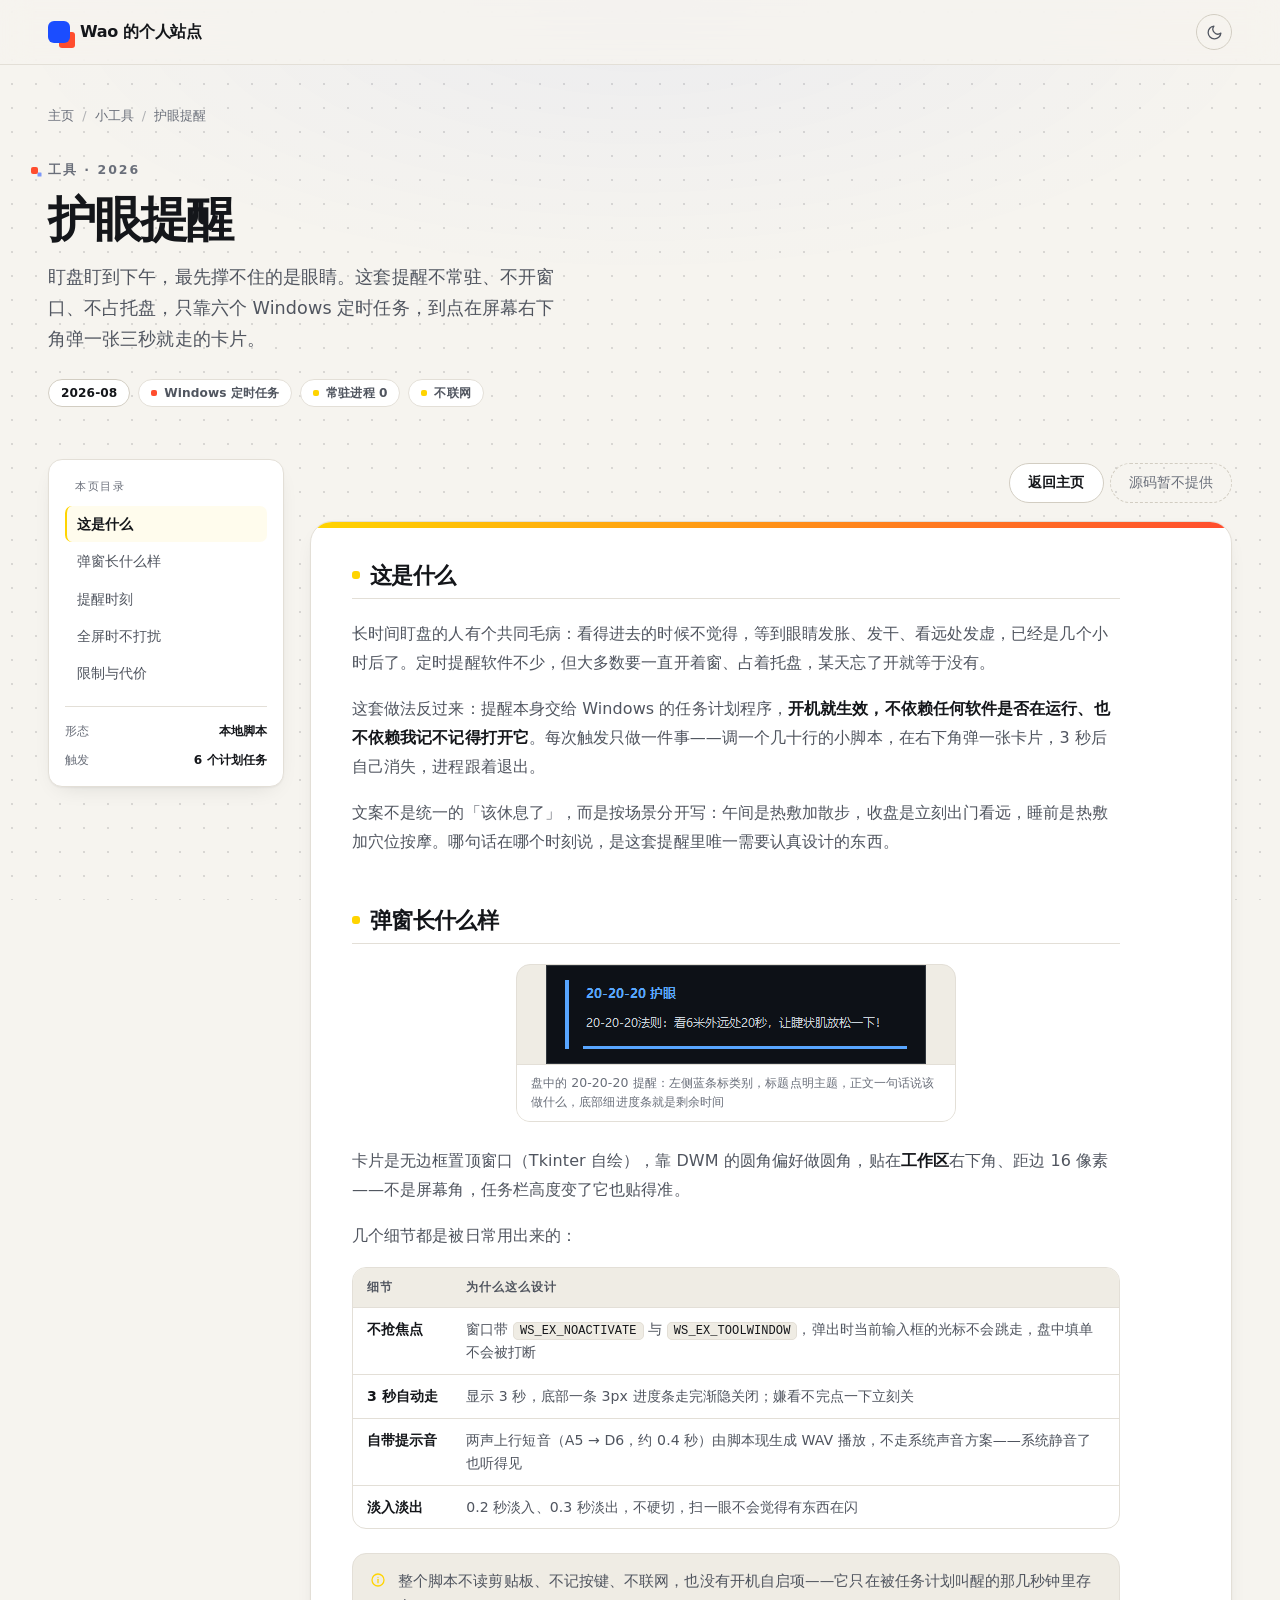
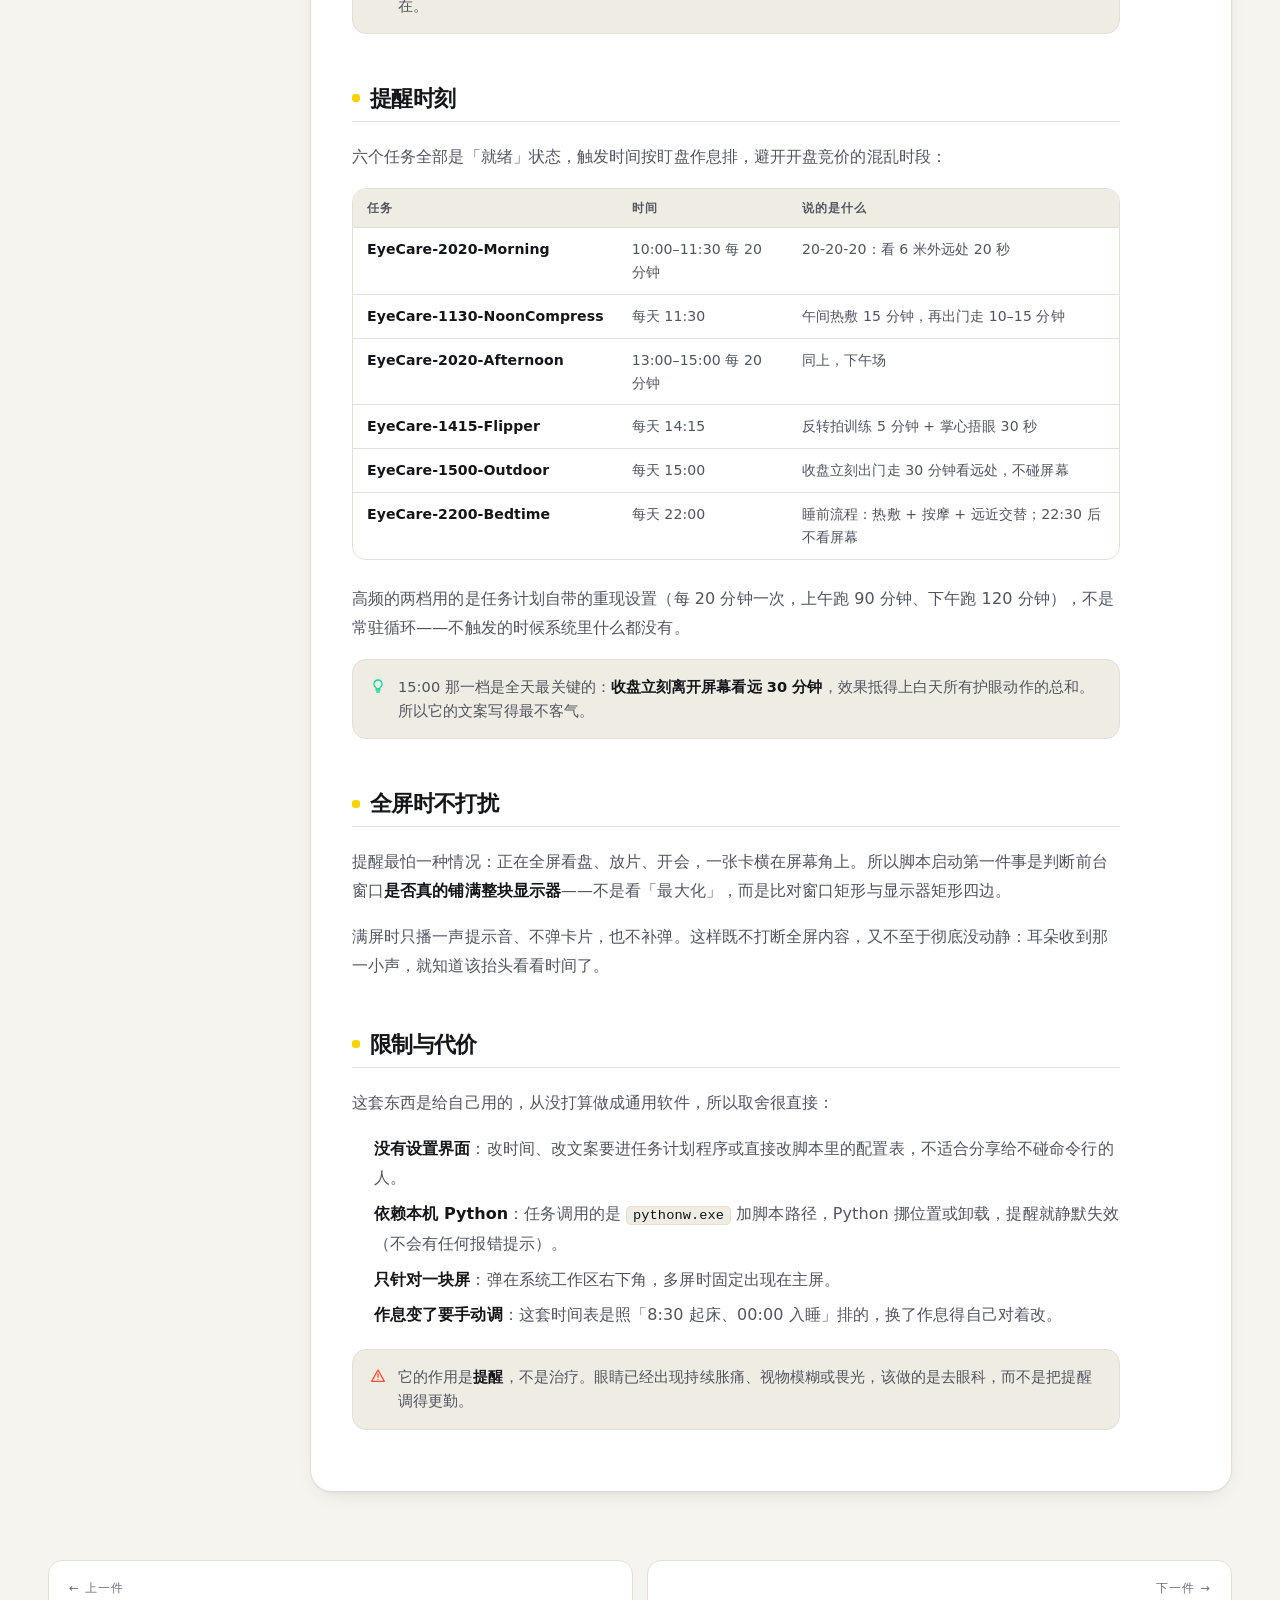
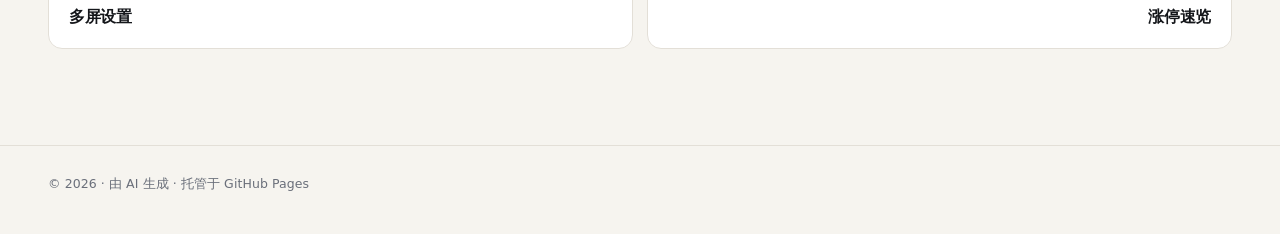
<file: works/eye-care/index.html>
<!DOCTYPE html>
<html lang="zh-CN" data-theme="light">
<head>
<meta charset="utf-8">
<meta name="viewport" content="width=device-width, initial-scale=1, viewport-fit=cover">
<title>护眼提醒 · Wao 的个人站点</title>
<meta name="description" content="盯盘场景的护眼提醒：六个 Windows 系统级定时任务，到点在屏幕右下角弹一张三秒自动消失的卡片，不依赖任何常驻软件。">
<meta name="theme-color" content="#F6F4EF" media="(prefers-color-scheme: light)">
<meta name="theme-color" content="#0F1116" media="(prefers-color-scheme: dark)">
<meta name="color-scheme" content="light dark">
<script>(function(){var d=document.documentElement,t;try{t=localStorage.getItem('site-theme')}catch(e){}if(t!=='dark'&&t!=='light'){t=matchMedia('(prefers-color-scheme: dark)').matches?'dark':'light'}d.setAttribute('data-theme',t)})();</script>
<link rel="icon" href="../../assets/img/favicon.svg" type="image/svg+xml">
<link rel="icon" href="../../assets/img/favicon.ico" sizes="32x32">
<link rel="apple-touch-icon" href="../../assets/img/apple-touch-icon.png">
<link rel="stylesheet" href="../../assets/css/tokens.css">
<link rel="stylesheet" href="../../assets/css/main.css">
<link rel="stylesheet" href="../../assets/css/work.css">
<link rel="canonical" href="https://wao777.top/works/eye-care/">
<meta property="og:url" content="https://wao777.top/works/eye-care/">
<meta property="og:site_name" content="Wao 的个人站点">
<meta property="og:locale" content="zh_CN">
<meta property="og:type" content="article">
<meta property="og:title" content="护眼提醒 · Wao 的个人站点">
<meta property="og:description" content="盯盘场景的护眼提醒：六个 Windows 系统级定时任务，到点在屏幕右下角弹一张三秒自动消失的卡片，不依赖任何常驻软件。">
<meta name="twitter:card" content="summary">
</head>
<body style="--c1:#FFD400; --c2:#FF4D2E">

<a class="skip" href="#main">跳到正文</a>

<svg width="0" height="0" style="position:absolute" aria-hidden="true">
  <symbol id="i-moon" viewBox="0 0 24 24" fill="none" stroke="currentColor" stroke-width="1.8" stroke-linecap="round" stroke-linejoin="round">
    <path d="M21 12.8A9 9 0 1 1 11.2 3a7 7 0 0 0 9.8 9.8Z"/>
  </symbol>
  <symbol id="i-sun" viewBox="0 0 24 24" fill="none" stroke="currentColor" stroke-width="1.8" stroke-linecap="round" stroke-linejoin="round">
    <circle cx="12" cy="12" r="4"/>
    <path d="M12 2v2M12 20v2M4.9 4.9l1.4 1.4M17.7 17.7l1.4 1.4M2 12h2M20 12h2M4.9 19.1l1.4-1.4M17.7 6.3l1.4-1.4"/>
  </symbol>
  <symbol id="i-info" viewBox="0 0 24 24" fill="none" stroke="currentColor" stroke-width="1.9" stroke-linecap="round">
    <circle cx="12" cy="12" r="9"/><path d="M12 11v5"/><path d="M12 8h.01"/>
  </symbol>
  <symbol id="i-warn" viewBox="0 0 24 24" fill="none" stroke="currentColor" stroke-width="1.9" stroke-linecap="round" stroke-linejoin="round">
    <path d="M12 3 2.5 20h19L12 3Z"/><path d="M12 9v5"/><path d="M12 17h.01"/>
  </symbol>
  <symbol id="i-tip" viewBox="0 0 24 24" fill="none" stroke="currentColor" stroke-width="1.9" stroke-linecap="round" stroke-linejoin="round">
    <path d="M9 18h6"/><path d="M10 21h4"/>
    <path d="M12 3a6 6 0 0 0-3.6 10.8c.5.4.8 1 .8 1.7V16h5.6v-.5c0-.7.3-1.3.8-1.7A6 6 0 0 0 12 3Z"/>
  </symbol>
</svg>

<header class="nav">
  <div class="nav__inner container">
    <a class="brand" href="../../index.html">
      <span class="brand__mark" aria-hidden="true"></span>
      <span>Wao 的个人站点</span>
    </a>
    <button class="theme-toggle" data-theme-toggle aria-pressed="false" aria-label="切换主题">
      <svg width="17" height="17" aria-hidden="true"><use href="#i-moon"/></svg>
    </button>
  </div>
</header>

<main class="doc container" id="main">
  <nav class="crumbs" aria-label="面包屑">
    <a href="../../index.html">主页</a><span class="sep">/</span>
    <a href="../../index.html#tools">小工具</a><span class="sep">/</span>
    <span aria-current="page">护眼提醒</span>
  </nav>

  <header class="doc__head">
    <p class="eyebrow">工具 · 2026</p>
    <h1>护眼提醒</h1>
    <p class="doc__tagline">盯盘盯到下午，最先撑不住的是眼睛。这套提醒不常驻、不开窗口、不占托盘，只靠六个 Windows 定时任务，到点在屏幕右下角弹一张三秒就走的卡片。</p>
    <div class="doc__meta">
      <div class="badges">
        <span class="badge badge--ver">2026-08</span>
        <span class="badge"><i class="badge__dot" style="background:var(--c2)"></i>Windows 定时任务</span>
        <span class="badge"><i class="badge__dot" style="background:var(--pop-b)"></i>常驻进程 0</span>
        <span class="badge"><i class="badge__dot" style="background:var(--c1)"></i>不联网</span>
      </div>
    </div>
  </header>

  <div class="doc__grid">
    <aside class="toc">
      <p class="toc__label">本页目录</p>
      <ol class="toc__list" data-toc-list><li><a href="#what">这是什么</a></li><li><a href="#popup">弹窗长什么样</a></li><li><a href="#when">提醒时刻</a></li><li><a href="#quiet">全屏时不打扰</a></li><li><a href="#edge">限制与代价</a></li></ol>
      <dl class="toc__meta">
        <div><dt>形态</dt><dd>本地脚本</dd></div>
        <div><dt>触发</dt><dd>6 个计划任务</dd></div>
      </dl>
    </aside>

    <div class="doc__col">
      <div class="doc__actions">
        <a class="dbtn dbtn--ghost" href="../../index.html#tools">返回主页</a>
        <span class="dbtn dbtn--off" title="本项目暂不提供公开源码">源码暂不提供</span>
      </div>

      <article class="doc__card">
      <div class="md" data-article>
        <h2 id="what">这是什么</h2>
<p>长时间盯盘的人有个共同毛病：看得进去的时候不觉得，等到眼睛发胀、发干、看远处发虚，已经是几个小时后了。定时提醒软件不少，但大多数要一直开着窗、占着托盘，某天忘了开就等于没有。</p>
<p>这套做法反过来：提醒本身交给 Windows 的任务计划程序，<strong>开机就生效，不依赖任何软件是否在运行、也不依赖我记不记得打开它</strong>。每次触发只做一件事——调一个几十行的小脚本，在右下角弹一张卡片，3 秒后自己消失，进程跟着退出。</p>
<p>文案不是统一的「该休息了」，而是按场景分开写：午间是热敷加散步，收盘是立刻出门看远，睡前是热敷加穴位按摩。哪句话在哪个时刻说，是这套提醒里唯一需要认真设计的东西。</p>

        <h2 id="popup">弹窗长什么样</h2>
<figure class="shot shot--img shot--sm"><img src="./img/01-popup.png" alt="护眼提醒弹窗：深色圆角卡片，蓝色竖条、20-20-20 护眼标题、一行正文与底部进度条" width="380" height="99"><figcaption>盘中的 20-20-20 提醒：左侧蓝条标类别，标题点明主题，正文一句话说该做什么，底部细进度条就是剩余时间</figcaption></figure>
<p>卡片是无边框置顶窗口（Tkinter 自绘），靠 DWM 的圆角偏好做圆角，贴在<strong>工作区</strong>右下角、距边 16 像素——不是屏幕角，任务栏高度变了它也贴得准。</p>
<p>几个细节都是被日常用出来的：</p>
<div class="tbl"><table><thead><tr><th>细节</th><th>为什么这么设计</th></tr></thead><tbody><tr><td>不抢焦点</td><td>窗口带 <code>WS_EX_NOACTIVATE</code> 与 <code>WS_EX_TOOLWINDOW</code>，弹出时当前输入框的光标不会跳走，盘中填单不会被打断</td></tr><tr><td>3 秒自动走</td><td>显示 3 秒，底部一条 3px 进度条走完渐隐关闭；嫌看不完点一下立刻关</td></tr><tr><td>自带提示音</td><td>两声上行短音（A5 → D6，约 0.4 秒）由脚本现生成 WAV 播放，不走系统声音方案——系统静音了也听得见</td></tr><tr><td>淡入淡出</td><td>0.2 秒淡入、0.3 秒淡出，不硬切，扫一眼不会觉得有东西在闪</td></tr></tbody></table></div>
<div class="callout"><svg width="16" height="16" aria-hidden="true"><use href="#i-info"/></svg><p>整个脚本不读剪贴板、不记按键、不联网，也没有开机自启项——它只在被任务计划叫醒的那几秒钟里存在。</p></div>

        <h2 id="when">提醒时刻</h2>
<p>六个任务全部是「就绪」状态，触发时间按盯盘作息排，避开开盘竞价的混乱时段：</p>
<div class="tbl"><table><thead><tr><th>任务</th><th>时间</th><th>说的是什么</th></tr></thead><tbody><tr><td>EyeCare-2020-Morning</td><td>10:00–11:30 每 20 分钟</td><td>20-20-20：看 6 米外远处 20 秒</td></tr><tr><td>EyeCare-1130-NoonCompress</td><td>每天 11:30</td><td>午间热敷 15 分钟，再出门走 10–15 分钟</td></tr><tr><td>EyeCare-2020-Afternoon</td><td>13:00–15:00 每 20 分钟</td><td>同上，下午场</td></tr><tr><td>EyeCare-1415-Flipper</td><td>每天 14:15</td><td>反转拍训练 5 分钟 + 掌心捂眼 30 秒</td></tr><tr><td>EyeCare-1500-Outdoor</td><td>每天 15:00</td><td>收盘立刻出门走 30 分钟看远处，不碰屏幕</td></tr><tr><td>EyeCare-2200-Bedtime</td><td>每天 22:00</td><td>睡前流程：热敷 + 按摩 + 远近交替；22:30 后不看屏幕</td></tr></tbody></table></div>
<p>高频的两档用的是任务计划自带的重现设置（每 20 分钟一次，上午跑 90 分钟、下午跑 120 分钟），不是常驻循环——不触发的时候系统里什么都没有。</p>
<div class="callout callout--tip"><svg width="16" height="16" aria-hidden="true"><use href="#i-tip"/></svg><p>15:00 那一档是全天最关键的：<strong>收盘立刻离开屏幕看远 30 分钟</strong>，效果抵得上白天所有护眼动作的总和。所以它的文案写得最不客气。</p></div>

        <h2 id="quiet">全屏时不打扰</h2>
<p>提醒最怕一种情况：正在全屏看盘、放片、开会，一张卡横在屏幕角上。所以脚本启动第一件事是判断前台窗口<strong>是否真的铺满整块显示器</strong>——不是看「最大化」，而是比对窗口矩形与显示器矩形四边。</p>
<p>满屏时只播一声提示音、不弹卡片，也不补弹。这样既不打断全屏内容，又不至于彻底没动静：耳朵收到那一小声，就知道该抬头看看时间了。</p>

        <h2 id="edge">限制与代价</h2>
<p>这套东西是给自己用的，从没打算做成通用软件，所以取舍很直接：</p>
<ul>
<li><strong>没有设置界面</strong>：改时间、改文案要进任务计划程序或直接改脚本里的配置表，不适合分享给不碰命令行的人。</li>
<li><strong>依赖本机 Python</strong>：任务调用的是 <code>pythonw.exe</code> 加脚本路径，Python 挪位置或卸载，提醒就静默失效（不会有任何报错提示）。</li>
<li><strong>只针对一块屏</strong>：弹在系统工作区右下角，多屏时固定出现在主屏。</li>
<li><strong>作息变了要手动调</strong>：这套时间表是照「8:30 起床、00:00 入睡」排的，换了作息得自己对着改。</li>
</ul>
<div class="callout callout--warn"><svg width="16" height="16" aria-hidden="true"><use href="#i-warn"/></svg><p>它的作用是<strong>提醒</strong>，不是治疗。眼睛已经出现持续胀痛、视物模糊或畏光，该做的是去眼科，而不是把提醒调得更勤。</p></div>

      </div>
      </article>
    </div>
  </div>

  <nav class="pager" aria-label="作品翻页">
    <a class="prev" href="../display-doctor/index.html"><span>← 上一件</span><strong>多屏设置</strong></a>
    <a class="next" href="../zt-popup/index.html"><span>下一件 →</span><strong>涨停速览</strong></a>
  </nav>
</main>

<footer class="foot">
  <div class="foot__inner container">
    <p>© 2026 · 由 AI 生成 · 托管于 GitHub Pages</p>
  </div>
</footer>

<script src="../../assets/js/main.js" defer></script>
<script src="../../assets/js/doc.js" defer></script>
</body>
</html>
</file>
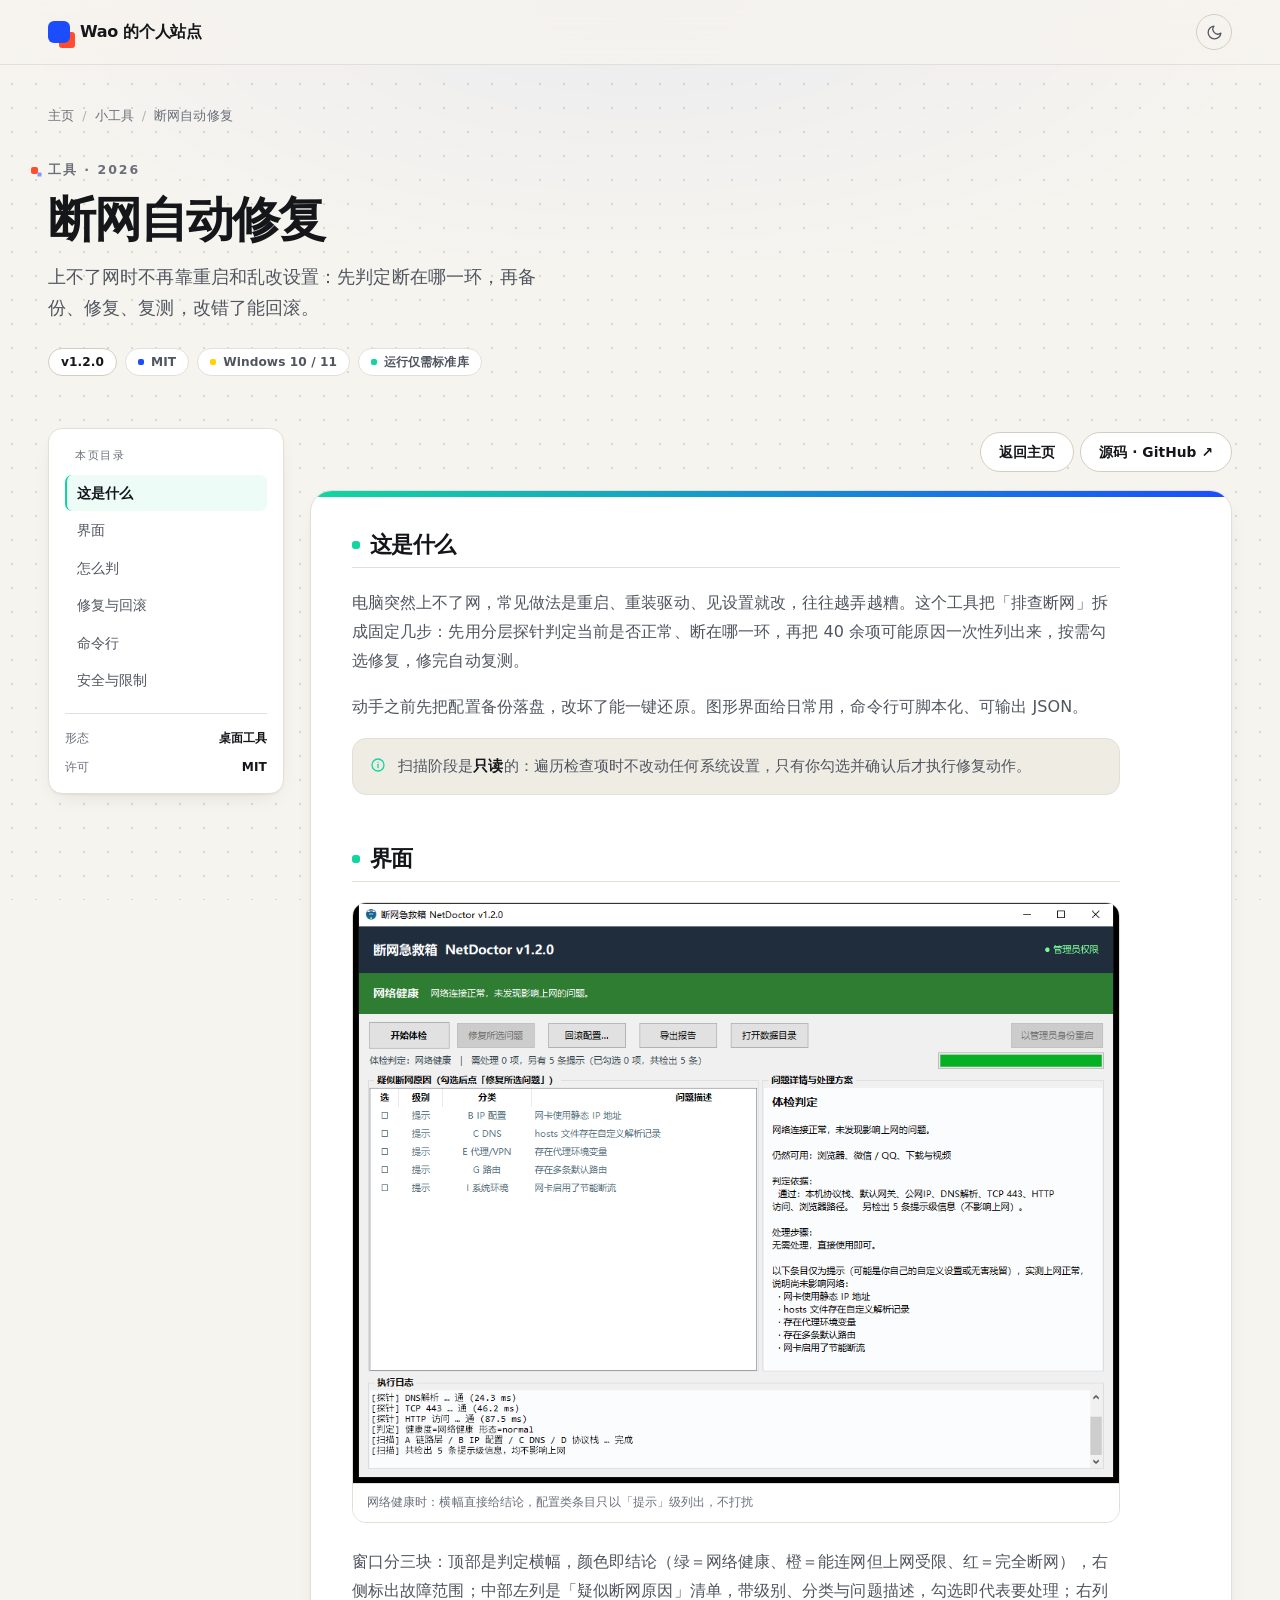
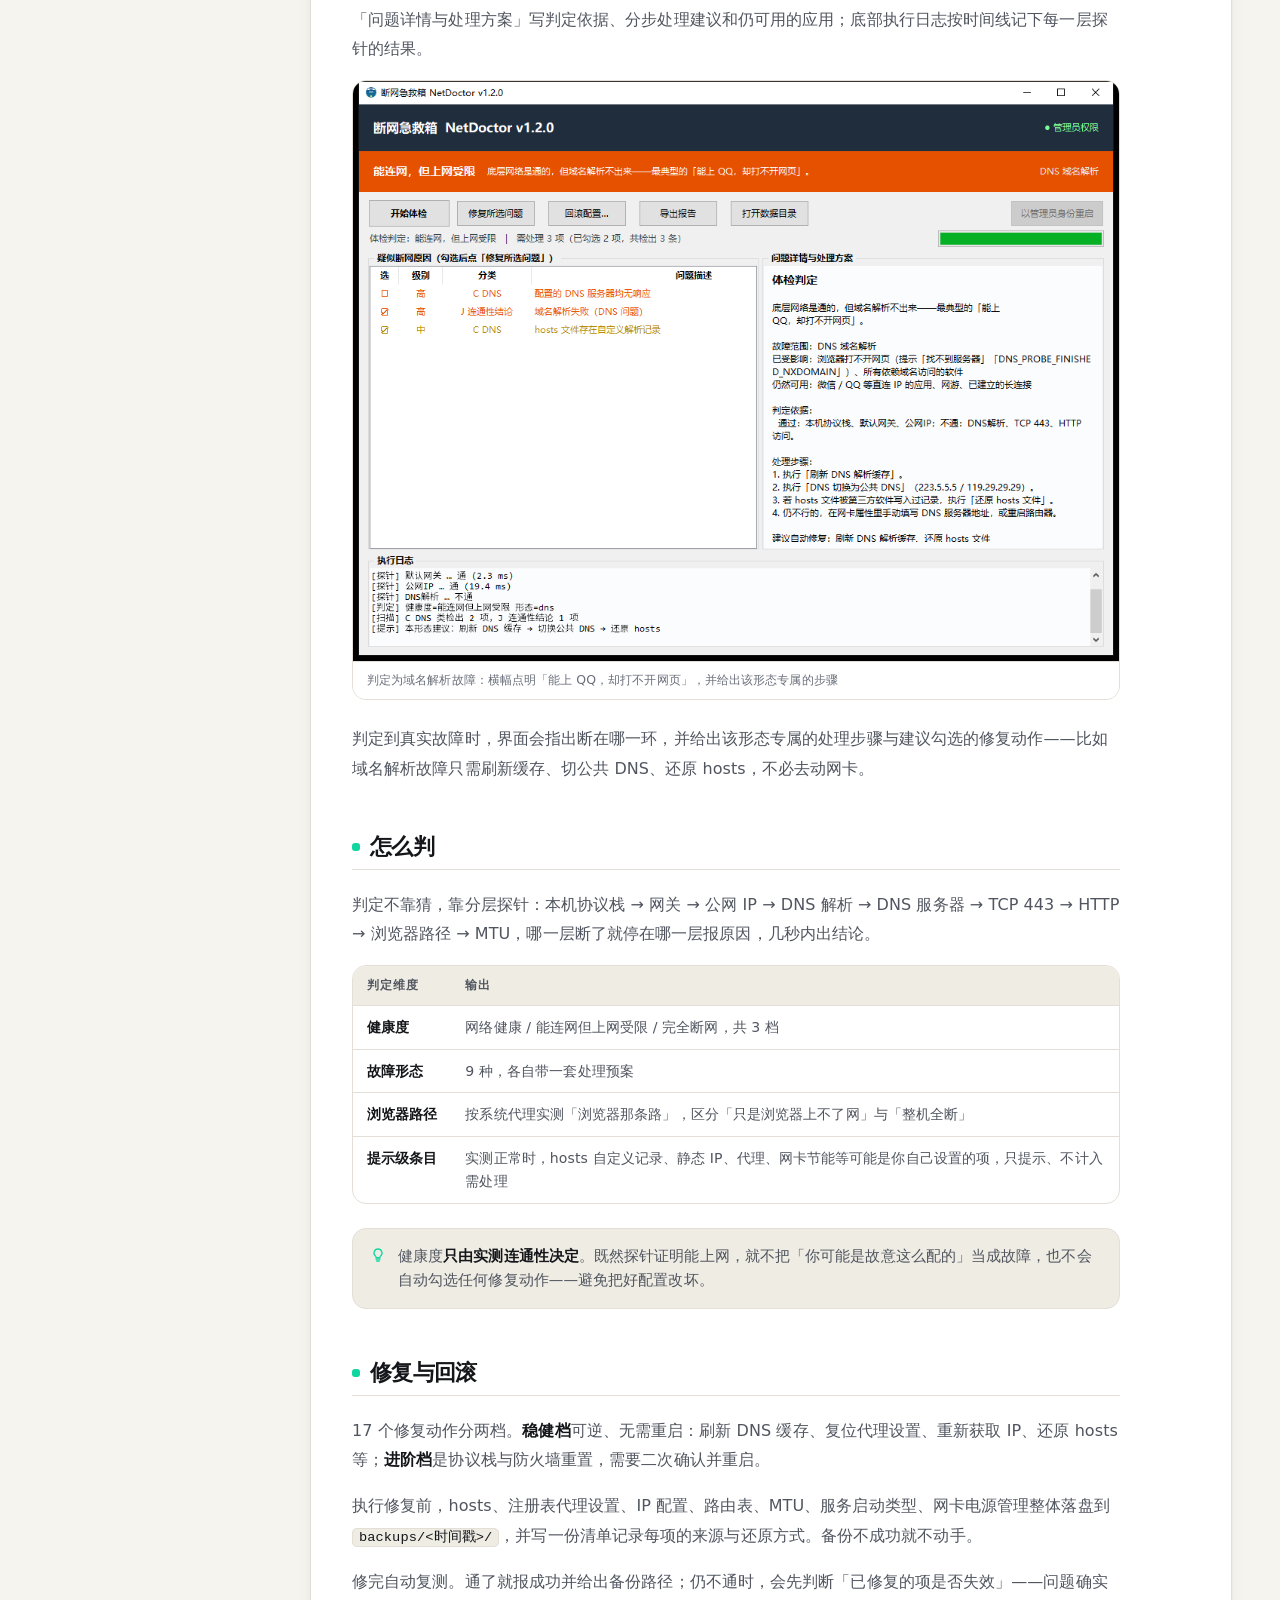
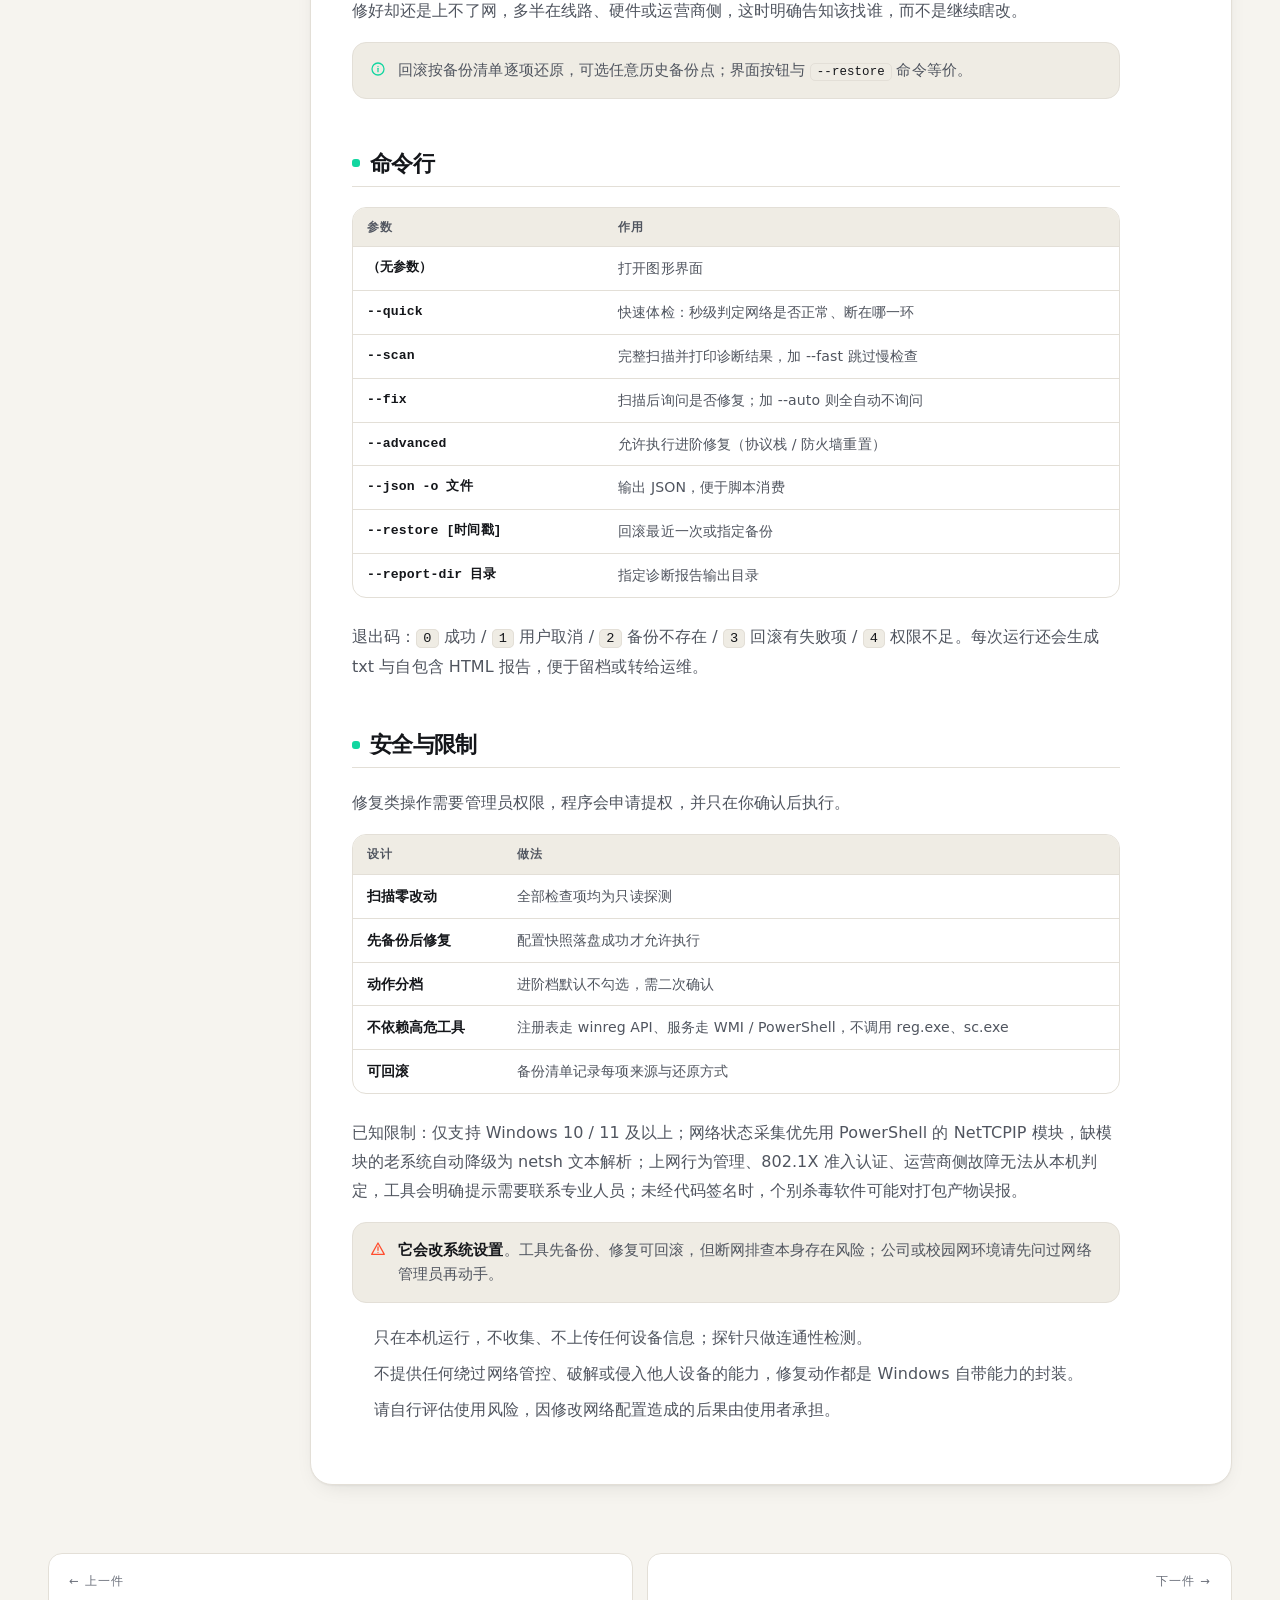
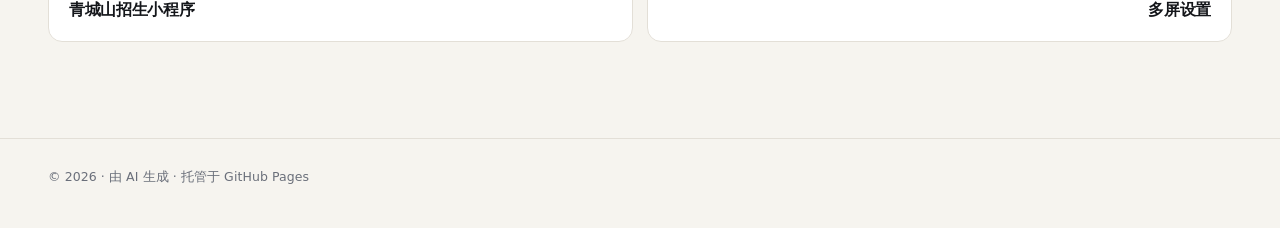
<file: works/net-doctor/index.html>
<!DOCTYPE html>
<html lang="zh-CN" data-theme="light">
<head>
<meta charset="utf-8">
<meta name="viewport" content="width=device-width, initial-scale=1, viewport-fit=cover">
<title>断网自动修复 · Wao 的个人站点</title>
<meta name="description" content="Windows 断网诊断与修复工具：先判定断在哪一环，再备份配置、按需修复、修完复测，改错了可回滚。">
<meta name="theme-color" content="#F6F4EF" media="(prefers-color-scheme: light)">
<meta name="theme-color" content="#0F1116" media="(prefers-color-scheme: dark)">
<meta name="color-scheme" content="light dark">
<script>(function(){var d=document.documentElement,t;try{t=localStorage.getItem('site-theme')}catch(e){}if(t!=='dark'&&t!=='light'){t=matchMedia('(prefers-color-scheme: dark)').matches?'dark':'light'}d.setAttribute('data-theme',t)})();</script>
<link rel="icon" href="../../assets/img/favicon.svg" type="image/svg+xml">
<link rel="icon" href="../../assets/img/favicon.ico" sizes="32x32">
<link rel="apple-touch-icon" href="../../assets/img/apple-touch-icon.png">
<link rel="stylesheet" href="../../assets/css/tokens.css">
<link rel="stylesheet" href="../../assets/css/main.css">
<link rel="stylesheet" href="../../assets/css/work.css">
<link rel="canonical" href="https://wao777.top/works/net-doctor/">
<meta property="og:url" content="https://wao777.top/works/net-doctor/">
<meta property="og:site_name" content="Wao 的个人站点">
<meta property="og:locale" content="zh_CN">
<meta property="og:type" content="article">
<meta property="og:title" content="断网自动修复 · Wao 的个人站点">
<meta property="og:description" content="Windows 断网诊断与修复工具：先判定断在哪一环，再备份配置、按需修复、修完复测，改错了可回滚。">
<meta name="twitter:card" content="summary">
</head>
<body style="--c1:#12D6A0; --c2:#1B4DFF">

<a class="skip" href="#main">跳到正文</a>

<svg width="0" height="0" style="position:absolute" aria-hidden="true">
  <symbol id="i-moon" viewBox="0 0 24 24" fill="none" stroke="currentColor" stroke-width="1.8" stroke-linecap="round" stroke-linejoin="round">
    <path d="M21 12.8A9 9 0 1 1 11.2 3a7 7 0 0 0 9.8 9.8Z"/>
  </symbol>
  <symbol id="i-sun" viewBox="0 0 24 24" fill="none" stroke="currentColor" stroke-width="1.8" stroke-linecap="round" stroke-linejoin="round">
    <circle cx="12" cy="12" r="4"/>
    <path d="M12 2v2M12 20v2M4.9 4.9l1.4 1.4M17.7 17.7l1.4 1.4M2 12h2M20 12h2M4.9 19.1l1.4-1.4M17.7 6.3l1.4-1.4"/>
  </symbol>
  <symbol id="i-info" viewBox="0 0 24 24" fill="none" stroke="currentColor" stroke-width="1.9" stroke-linecap="round">
    <circle cx="12" cy="12" r="9"/><path d="M12 11v5"/><path d="M12 8h.01"/>
  </symbol>
  <symbol id="i-warn" viewBox="0 0 24 24" fill="none" stroke="currentColor" stroke-width="1.9" stroke-linecap="round" stroke-linejoin="round">
    <path d="M12 3 2.5 20h19L12 3Z"/><path d="M12 9v5"/><path d="M12 17h.01"/>
  </symbol>
  <symbol id="i-tip" viewBox="0 0 24 24" fill="none" stroke="currentColor" stroke-width="1.9" stroke-linecap="round" stroke-linejoin="round">
    <path d="M9 18h6"/><path d="M10 21h4"/>
    <path d="M12 3a6 6 0 0 0-3.6 10.8c.5.4.8 1 .8 1.7V16h5.6v-.5c0-.7.3-1.3.8-1.7A6 6 0 0 0 12 3Z"/>
  </symbol>
</svg>

<header class="nav">
  <div class="nav__inner container">
    <a class="brand" href="../../index.html">
      <span class="brand__mark" aria-hidden="true"></span>
      <span>Wao 的个人站点</span>
    </a>
    <button class="theme-toggle" data-theme-toggle aria-pressed="false" aria-label="切换主题">
      <svg width="17" height="17" aria-hidden="true"><use href="#i-moon"/></svg>
    </button>
  </div>
</header>

<main class="doc container" id="main">
  <nav class="crumbs" aria-label="面包屑">
    <a href="../../index.html">主页</a><span class="sep">/</span>
    <a href="../../index.html#tools">小工具</a><span class="sep">/</span>
    <span aria-current="page">断网自动修复</span>
  </nav>

  <header class="doc__head">
    <p class="eyebrow">工具 · 2026</p>
    <h1>断网自动修复</h1>
    <p class="doc__tagline">上不了网时不再靠重启和乱改设置：先判定断在哪一环，再备份、修复、复测，改错了能回滚。</p>
    <div class="doc__meta">
      <div class="badges">
        <span class="badge badge--ver">v1.2.0</span>
        <span class="badge"><i class="badge__dot" style="background:var(--c2)"></i>MIT</span>
        <span class="badge"><i class="badge__dot" style="background:var(--pop-b)"></i>Windows 10 / 11</span>
        <span class="badge"><i class="badge__dot" style="background:var(--c1)"></i>运行仅需标准库</span>
      </div>
    </div>
  </header>

  <div class="doc__grid">
    <aside class="toc">
      <p class="toc__label">本页目录</p>
      <ol class="toc__list" data-toc-list><li><a href="#what">这是什么</a></li><li><a href="#ui">界面</a></li><li><a href="#diag">怎么判</a></li><li><a href="#fix">修复与回滚</a></li><li><a href="#cli">命令行</a></li><li><a href="#safety">安全与限制</a></li></ol>
      <dl class="toc__meta">
        <div><dt>形态</dt><dd>桌面工具</dd></div>
        <div><dt>许可</dt><dd>MIT</dd></div>
      </dl>
    </aside>

    <div class="doc__col">
      <div class="doc__actions">
        <a class="dbtn dbtn--ghost" href="../../index.html#tools">返回主页</a>
        <a class="dbtn dbtn--ghost" href="https://github.com/Wao777/net-doctor" target="_blank" rel="noopener" title="将跳转到 GitHub 仓库（新窗口）">源码 · GitHub ↗</a>
      </div>

      <article class="doc__card">
      <div class="md" data-article>
        <h2 id="what">这是什么</h2>
<p>电脑突然上不了网，常见做法是重启、重装驱动、见设置就改，往往越弄越糟。这个工具把「排查断网」拆成固定几步：先用分层探针判定当前是否正常、断在哪一环，再把 40 余项可能原因一次性列出来，按需勾选修复，修完自动复测。</p>
<p>动手之前先把配置备份落盘，改坏了能一键还原。图形界面给日常用，命令行可脚本化、可输出 JSON。</p>
<div class="callout"><svg width="16" height="16" aria-hidden="true"><use href="#i-info"/></svg><p>扫描阶段是<strong>只读</strong>的：遍历检查项时不改动任何系统设置，只有你勾选并确认后才执行修复动作。</p></div>

        <h2 id="ui">界面</h2>
<figure class="shot shot--img"><img src="./img/01-main.png" alt="网络健康时的主界面：顶部判定横幅、左侧原因列表、右侧处理方案、底部执行日志" width="1016" height="769" loading="lazy" decoding="async"><figcaption>网络健康时：横幅直接给结论，配置类条目只以「提示」级列出，不打扰</figcaption></figure>
<p>窗口分三块：顶部是判定横幅，颜色即结论（绿＝网络健康、橙＝能连网但上网受限、红＝完全断网），右侧标出故障范围；中部左列是「疑似断网原因」清单，带级别、分类与问题描述，勾选即代表要处理；右列「问题详情与处理方案」写判定依据、分步处理建议和仍可用的应用；底部执行日志按时间线记下每一层探针的结果。</p>
<figure class="shot shot--img"><img src="./img/02-diagnose.png" alt="判定为域名解析故障时的界面：橙色横幅、DNS 相关条目被勾选、右侧给出分步处理建议" width="1016" height="769" loading="lazy"><figcaption>判定为域名解析故障：横幅点明「能上 QQ，却打不开网页」，并给出该形态专属的步骤</figcaption></figure>
<p>判定到真实故障时，界面会指出断在哪一环，并给出该形态专属的处理步骤与建议勾选的修复动作——比如域名解析故障只需刷新缓存、切公共 DNS、还原 hosts，不必去动网卡。</p>

        <h2 id="diag">怎么判</h2>
<p>判定不靠猜，靠分层探针：本机协议栈 → 网关 → 公网 IP → DNS 解析 → DNS 服务器 → TCP 443 → HTTP → 浏览器路径 → MTU，哪一层断了就停在哪一层报原因，几秒内出结论。</p>
<div class="tbl"><table><thead><tr><th>判定维度</th><th>输出</th></tr></thead><tbody><tr><td>健康度</td><td>网络健康 / 能连网但上网受限 / 完全断网，共 3 档</td></tr><tr><td>故障形态</td><td>9 种，各自带一套处理预案</td></tr><tr><td>浏览器路径</td><td>按系统代理实测「浏览器那条路」，区分「只是浏览器上不了网」与「整机全断」</td></tr><tr><td>提示级条目</td><td>实测正常时，hosts 自定义记录、静态 IP、代理、网卡节能等可能是你自己设置的项，只提示、不计入需处理</td></tr></tbody></table></div>
<div class="callout"><svg width="16" height="16" aria-hidden="true"><use href="#i-tip"/></svg><p>健康度<strong>只由实测连通性决定</strong>。既然探针证明能上网，就不把「你可能是故意这么配的」当成故障，也不会自动勾选任何修复动作——避免把好配置改坏。</p></div>

        <h2 id="fix">修复与回滚</h2>
<p>17 个修复动作分两档。<strong>稳健档</strong>可逆、无需重启：刷新 DNS 缓存、复位代理设置、重新获取 IP、还原 hosts 等；<strong>进阶档</strong>是协议栈与防火墙重置，需要二次确认并重启。</p>
<p>执行修复前，hosts、注册表代理设置、IP 配置、路由表、MTU、服务启动类型、网卡电源管理整体落盘到 <code>backups/&lt;时间戳&gt;/</code>，并写一份清单记录每项的来源与还原方式。备份不成功就不动手。</p>
<p>修完自动复测。通了就报成功并给出备份路径；仍不通时，会先判断「已修复的项是否失效」——问题确实修好却还是上不了网，多半在线路、硬件或运营商侧，这时明确告知该找谁，而不是继续瞎改。</p>
<div class="callout"><svg width="16" height="16" aria-hidden="true"><use href="#i-info"/></svg><p>回滚按备份清单逐项还原，可选任意历史备份点；界面按钮与 <code>--restore</code> 命令等价。</p></div>

        <h2 id="cli">命令行</h2>
<div class="tbl tbl--mono"><table><thead><tr><th>参数</th><th>作用</th></tr></thead><tbody><tr><td>（无参数）</td><td>打开图形界面</td></tr><tr><td>--quick</td><td>快速体检：秒级判定网络是否正常、断在哪一环</td></tr><tr><td>--scan</td><td>完整扫描并打印诊断结果，加 --fast 跳过慢检查</td></tr><tr><td>--fix</td><td>扫描后询问是否修复；加 --auto 则全自动不询问</td></tr><tr><td>--advanced</td><td>允许执行进阶修复（协议栈 / 防火墙重置）</td></tr><tr><td>--json -o 文件</td><td>输出 JSON，便于脚本消费</td></tr><tr><td>--restore [时间戳]</td><td>回滚最近一次或指定备份</td></tr><tr><td>--report-dir 目录</td><td>指定诊断报告输出目录</td></tr></tbody></table></div>
<p>退出码：<code>0</code> 成功 / <code>1</code> 用户取消 / <code>2</code> 备份不存在 / <code>3</code> 回滚有失败项 / <code>4</code> 权限不足。每次运行还会生成 txt 与自包含 HTML 报告，便于留档或转给运维。</p>

        <h2 id="safety">安全与限制</h2>
<p>修复类操作需要管理员权限，程序会申请提权，并只在你确认后执行。</p>
<div class="tbl"><table><thead><tr><th>设计</th><th>做法</th></tr></thead><tbody><tr><td>扫描零改动</td><td>全部检查项均为只读探测</td></tr><tr><td>先备份后修复</td><td>配置快照落盘成功才允许执行</td></tr><tr><td>动作分档</td><td>进阶档默认不勾选，需二次确认</td></tr><tr><td>不依赖高危工具</td><td>注册表走 winreg API、服务走 WMI / PowerShell，不调用 reg.exe、sc.exe</td></tr><tr><td>可回滚</td><td>备份清单记录每项来源与还原方式</td></tr></tbody></table></div>
<p>已知限制：仅支持 Windows 10 / 11 及以上；网络状态采集优先用 PowerShell 的 NetTCPIP 模块，缺模块的老系统自动降级为 netsh 文本解析；上网行为管理、802.1X 准入认证、运营商侧故障无法从本机判定，工具会明确提示需要联系专业人员；未经代码签名时，个别杀毒软件可能对打包产物误报。</p>
<div class="callout callout--warn"><svg width="16" height="16" aria-hidden="true"><use href="#i-warn"/></svg><p><strong>它会改系统设置</strong>。工具先备份、修复可回滚，但断网排查本身存在风险；公司或校园网环境请先问过网络管理员再动手。</p></div>
<ol><li>只在本机运行，不收集、不上传任何设备信息；探针只做连通性检测。</li><li>不提供任何绕过网络管控、破解或侵入他人设备的能力，修复动作都是 Windows 自带能力的封装。</li><li>请自行评估使用风险，因修改网络配置造成的后果由使用者承担。</li></ol>

      </div>
      </article>
    </div>
  </div>

  <nav class="pager" aria-label="作品翻页">
    <a class="prev" href="../qingcheng/index.html"><span>← 上一件</span><strong>青城山招生小程序</strong></a>
    <a class="next" href="../display-doctor/index.html"><span>下一件 →</span><strong>多屏设置</strong></a>
  </nav>
</main>

<footer class="foot">
  <div class="foot__inner container">
    <p>© 2026 · 由 AI 生成 · 托管于 GitHub Pages</p>
  </div>
</footer>

<script src="../../assets/js/main.js" defer></script>
<script src="../../assets/js/doc.js" defer></script>
</body>
</html>
</file>
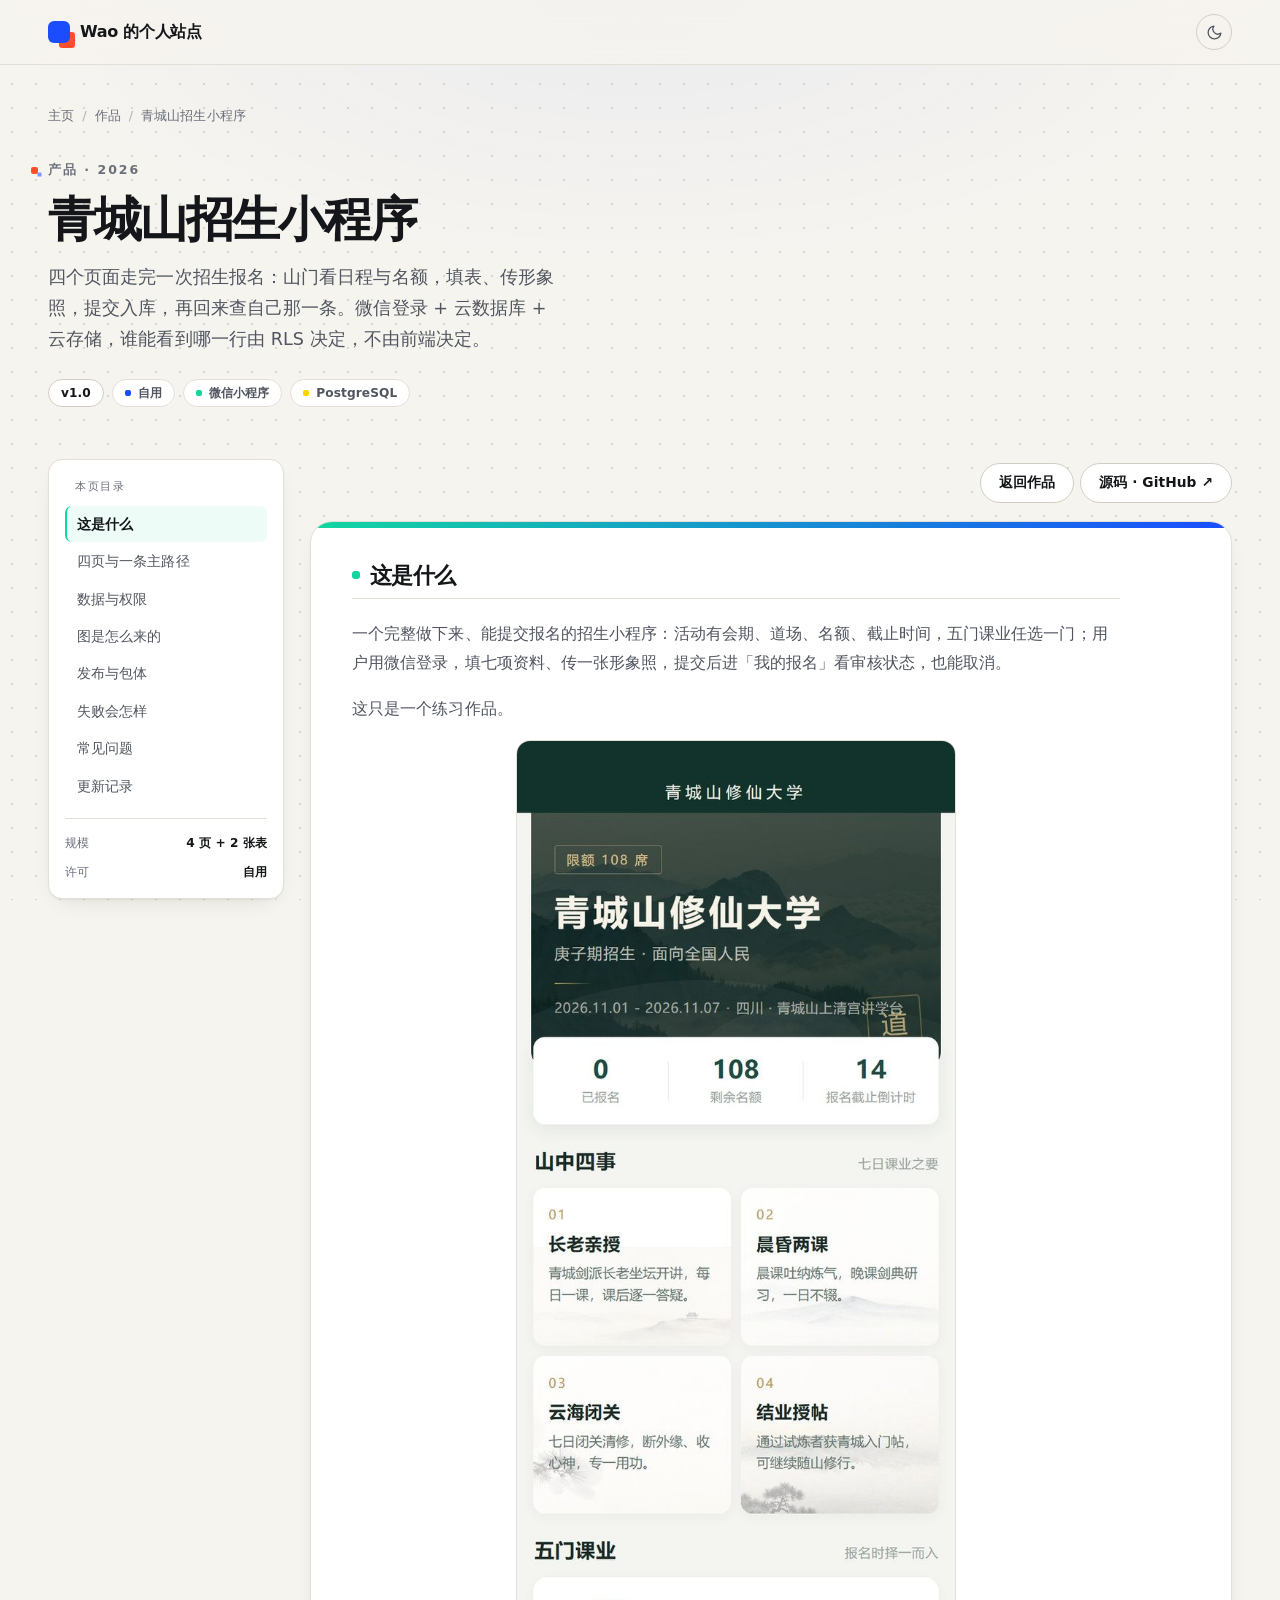
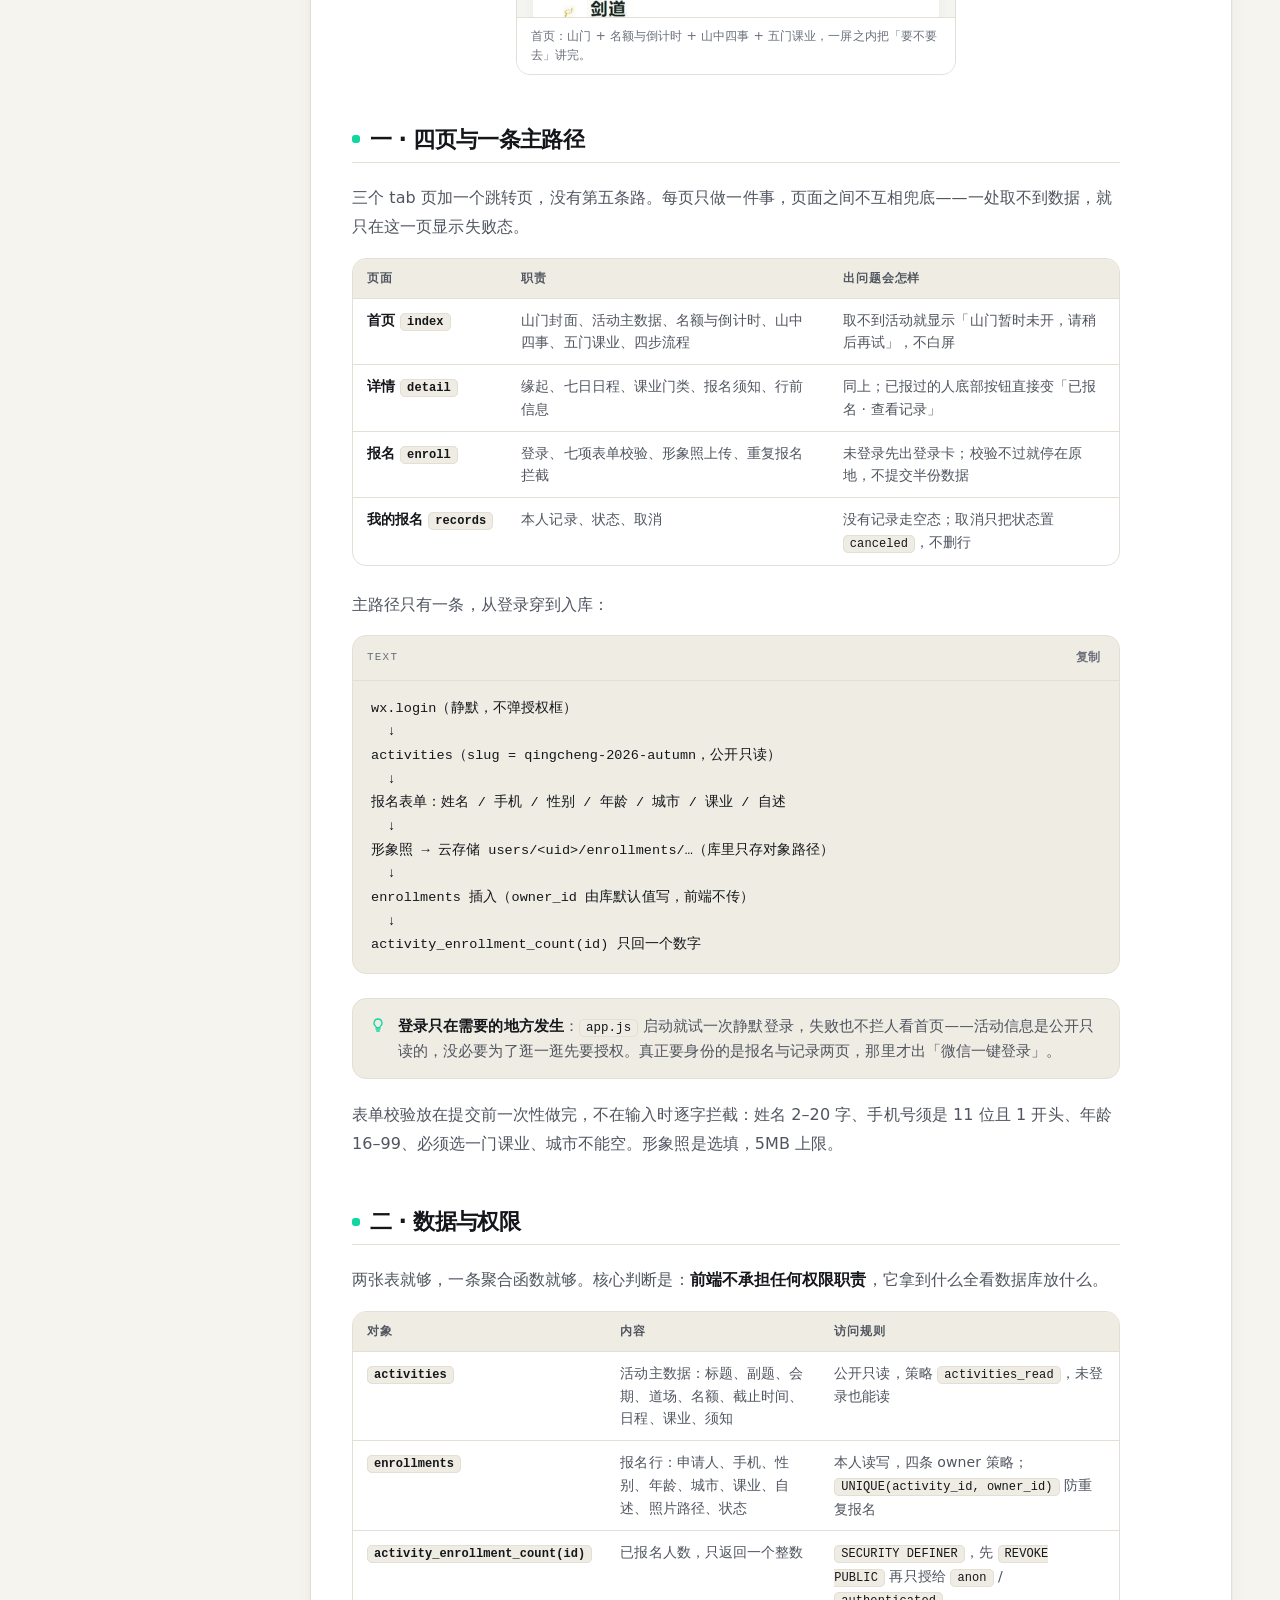
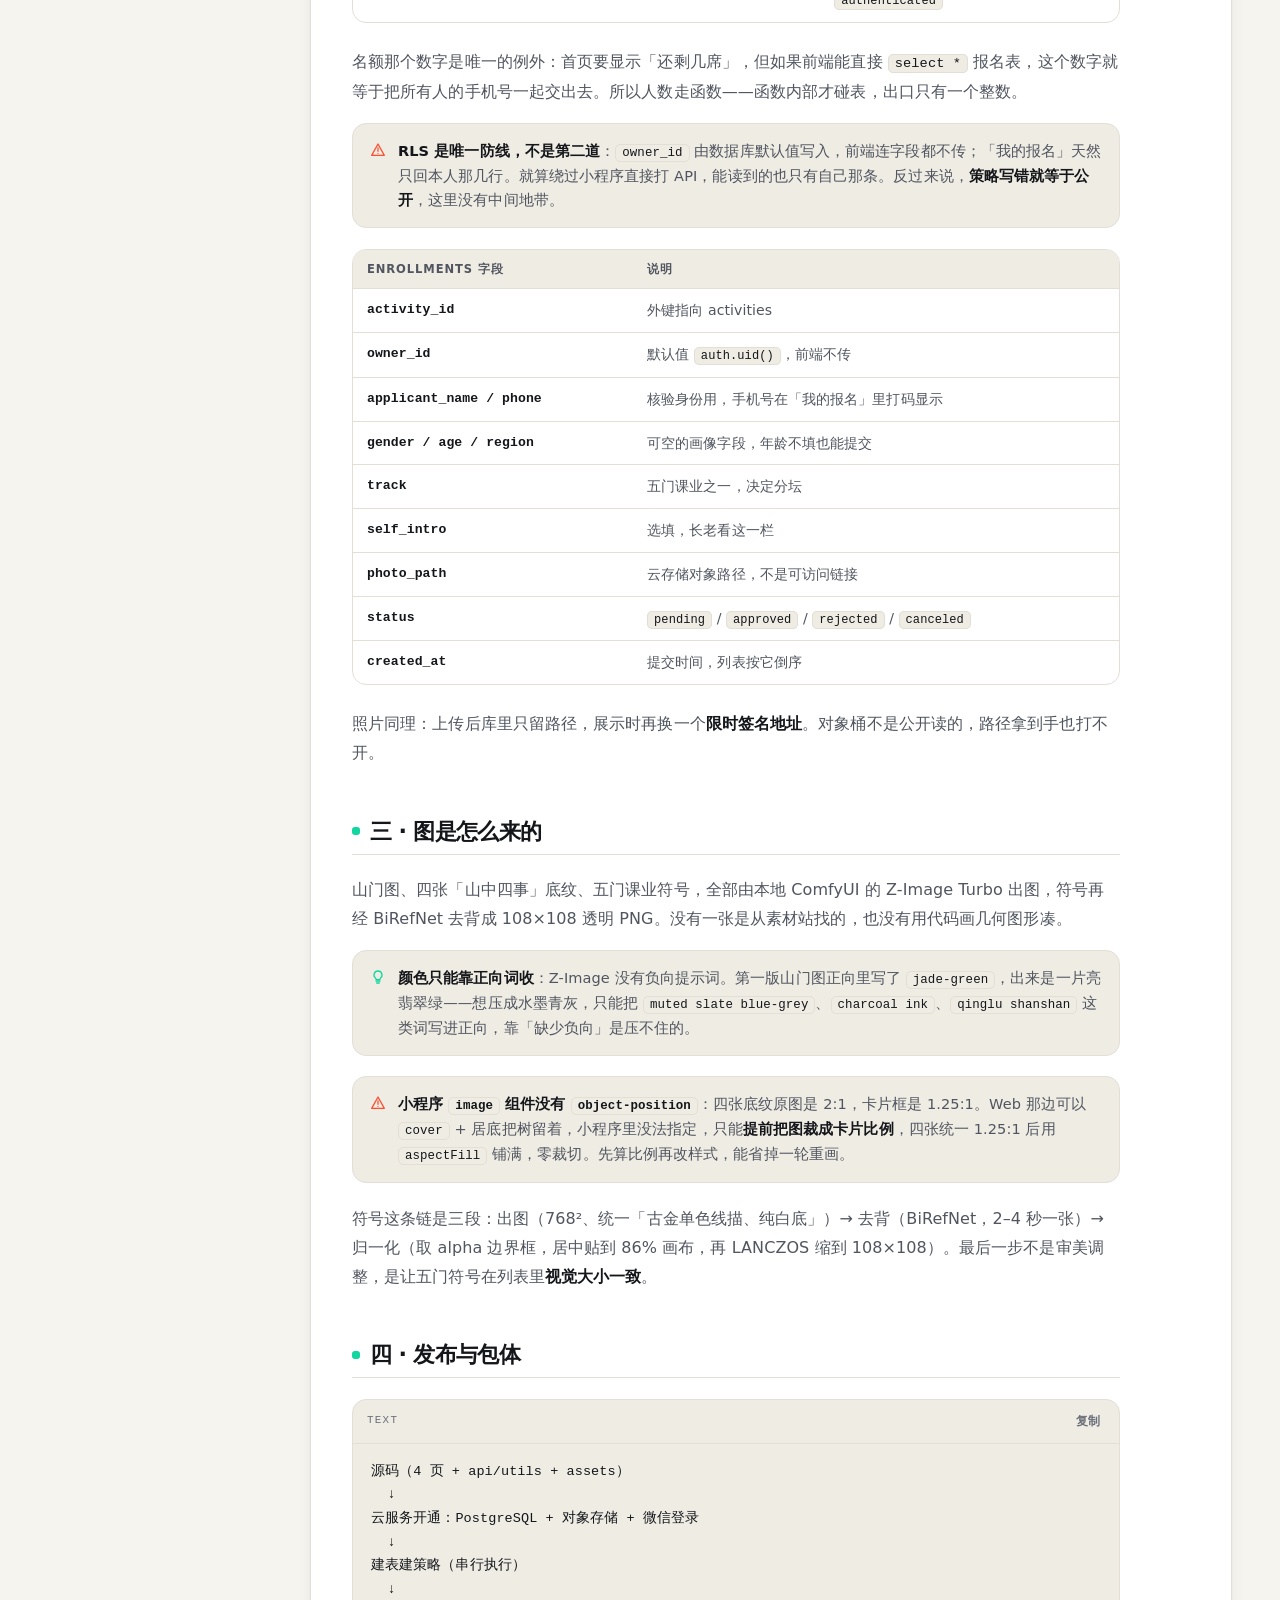
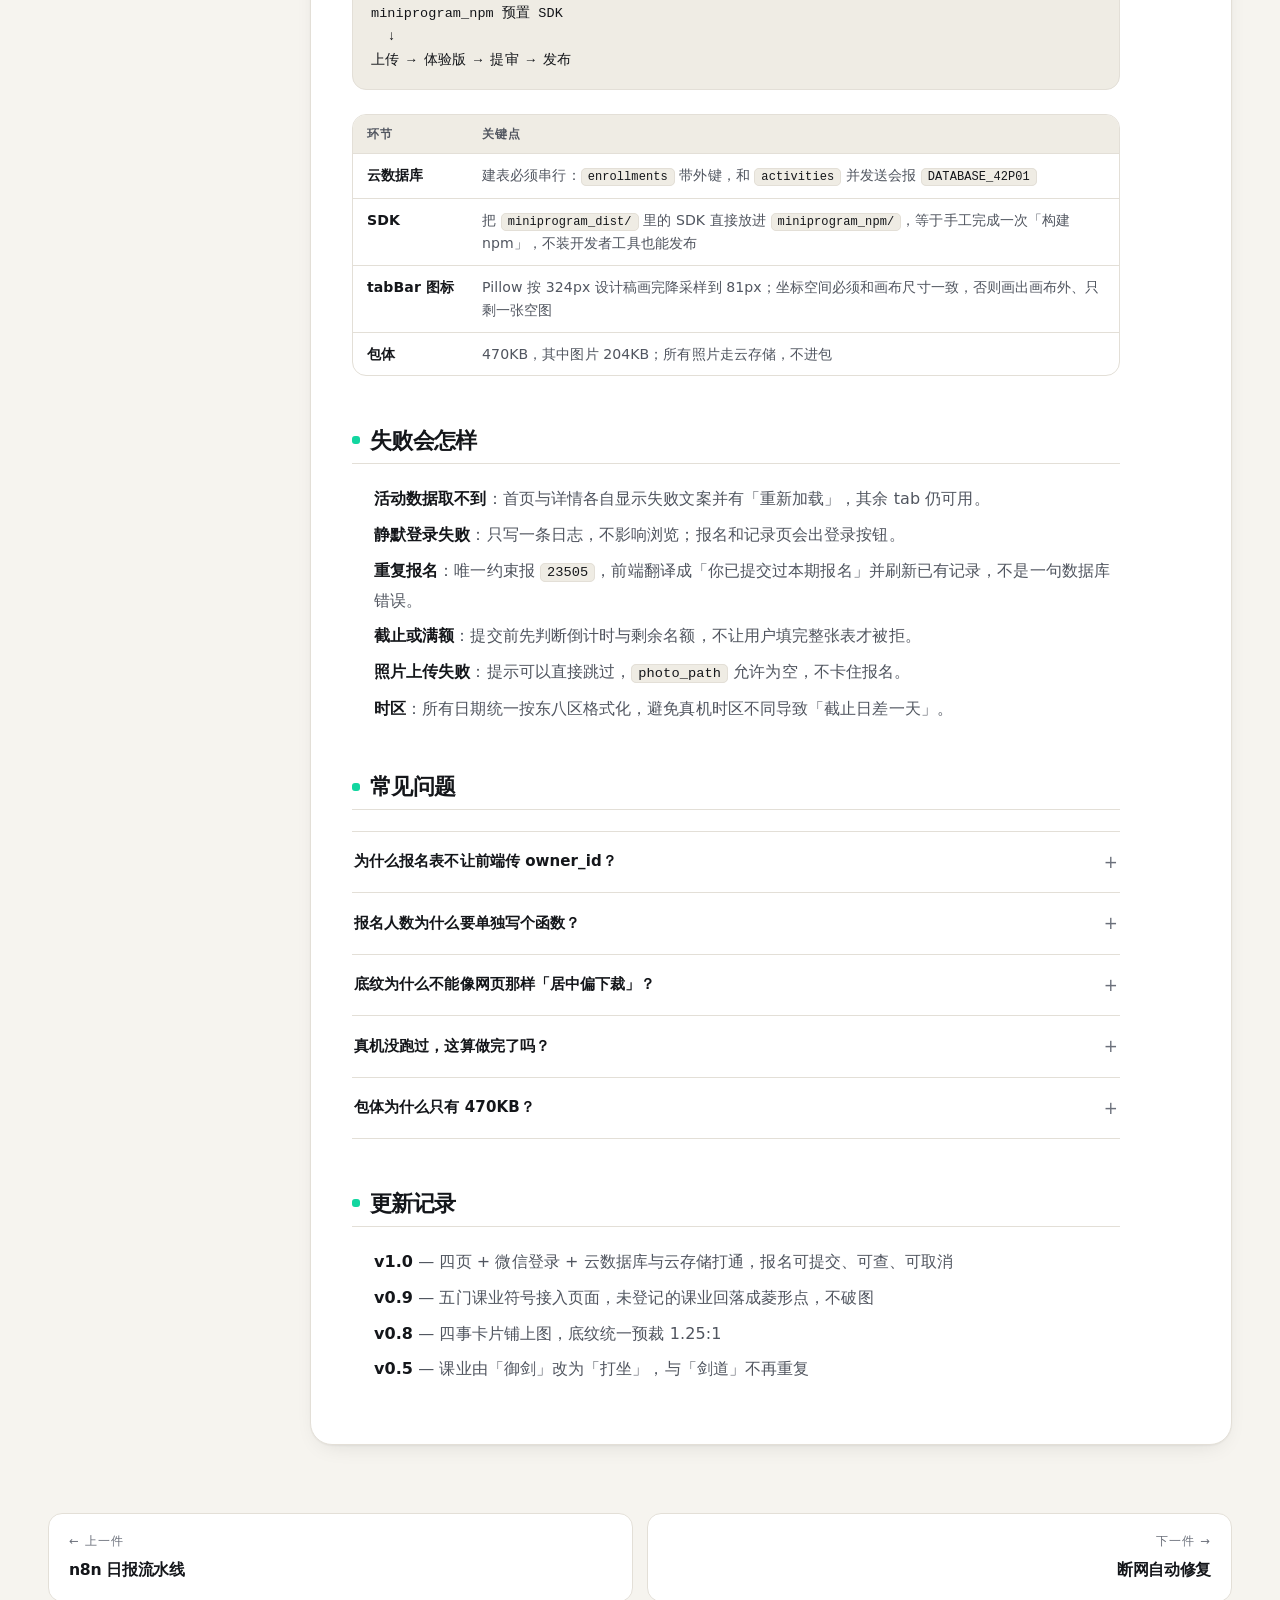
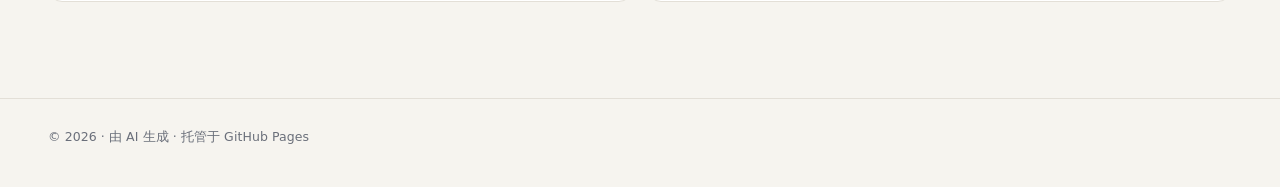
<file: works/qingcheng/index.html>
<!DOCTYPE html>
<html lang="zh-CN" data-theme="light">
<head>
<meta charset="utf-8">
<meta name="viewport" content="width=device-width, initial-scale=1, viewport-fit=cover">
<title>青城山招生小程序 · Wao 的个人站点</title>
<meta name="description" content="四个页面走完一次招生报名：山门看日程与名额、填表传形象照、提交入库、查自己的报名状态。微信登录 + 云数据库 + 云存储，隐私靠 RLS 而不是前端。">
<meta name="theme-color" content="#F6F4EF" media="(prefers-color-scheme: light)">
<meta name="theme-color" content="#0F1116" media="(prefers-color-scheme: dark)">
<meta name="color-scheme" content="light dark">
<script>(function(){var d=document.documentElement,t;try{t=localStorage.getItem('site-theme')}catch(e){}if(t!=='dark'&&t!=='light'){t=matchMedia('(prefers-color-scheme: dark)').matches?'dark':'light'}d.setAttribute('data-theme',t)})();</script>
<link rel="icon" href="../../assets/img/favicon.svg" type="image/svg+xml">
<link rel="icon" href="../../assets/img/favicon.ico" sizes="32x32">
<link rel="apple-touch-icon" href="../../assets/img/apple-touch-icon.png">
<link rel="stylesheet" href="../../assets/css/tokens.css">
<link rel="stylesheet" href="../../assets/css/main.css">
<link rel="stylesheet" href="../../assets/css/work.css">
<link rel="canonical" href="https://wao777.top/works/qingcheng/">
<meta property="og:url" content="https://wao777.top/works/qingcheng/">
<meta property="og:site_name" content="Wao 的个人站点">
<meta property="og:locale" content="zh_CN">
<meta property="og:type" content="article">
<meta property="og:title" content="青城山招生小程序 · Wao 的个人站点">
<meta property="og:description" content="四个页面走完一次招生报名：山门看日程与名额、填表传形象照、提交入库、查自己的报名状态。微信登录 + 云数据库 + 云存储，隐私靠 RLS 而不是前端。">
<meta name="twitter:card" content="summary">
</head>
<body style="--c1:#12D6A0; --c2:#1B4DFF">

<a class="skip" href="#main">跳到正文</a>

<svg width="0" height="0" style="position:absolute" aria-hidden="true">
  <symbol id="i-moon" viewBox="0 0 24 24" fill="none" stroke="currentColor" stroke-width="1.8" stroke-linecap="round" stroke-linejoin="round">
    <path d="M21 12.8A9 9 0 1 1 11.2 3a7 7 0 0 0 9.8 9.8Z"/>
  </symbol>
  <symbol id="i-sun" viewBox="0 0 24 24" fill="none" stroke="currentColor" stroke-width="1.8" stroke-linecap="round" stroke-linejoin="round">
    <circle cx="12" cy="12" r="4"/>
    <path d="M12 2v2M12 20v2M4.9 4.9l1.4 1.4M17.7 17.7l1.4 1.4M2 12h2M20 12h2M4.9 19.1l1.4-1.4M17.7 6.3l1.4-1.4"/>
  </symbol>
  <symbol id="i-info" viewBox="0 0 24 24" fill="none" stroke="currentColor" stroke-width="1.9" stroke-linecap="round">
    <circle cx="12" cy="12" r="9"/><path d="M12 11v5"/><path d="M12 8h.01"/>
  </symbol>
  <symbol id="i-warn" viewBox="0 0 24 24" fill="none" stroke="currentColor" stroke-width="1.9" stroke-linecap="round" stroke-linejoin="round">
    <path d="M12 3 2.5 20h19L12 3Z"/><path d="M12 9v5"/><path d="M12 17h.01"/>
  </symbol>
  <symbol id="i-tip" viewBox="0 0 24 24" fill="none" stroke="currentColor" stroke-width="1.9" stroke-linecap="round" stroke-linejoin="round">
    <path d="M9 18h6"/><path d="M10 21h4"/>
    <path d="M12 3a6 6 0 0 0-3.6 10.8c.5.4.8 1 .8 1.7V16h5.6v-.5c0-.7.3-1.3.8-1.7A6 6 0 0 0 12 3Z"/>
  </symbol>
</svg>

<header class="nav">
  <div class="nav__inner container">
    <a class="brand" href="../../index.html">
      <span class="brand__mark" aria-hidden="true"></span>
      <span>Wao 的个人站点</span>
    </a>
    <button class="theme-toggle" data-theme-toggle aria-pressed="false" aria-label="切换主题">
      <svg width="17" height="17" aria-hidden="true"><use href="#i-moon"/></svg>
    </button>
  </div>
</header>
<main class="doc container" id="main">
  <nav class="crumbs" aria-label="面包屑">
    <a href="../../index.html">主页</a><span class="sep">/</span>
    <a href="../../index.html#works">作品</a><span class="sep">/</span>
    <span aria-current="page">青城山招生小程序</span>
  </nav>
  <header class="doc__head">
    <p class="eyebrow">产品 · 2026</p>
    <h1>青城山招生小程序</h1>
    <p class="doc__tagline">四个页面走完一次招生报名：山门看日程与名额，填表、传形象照，提交入库，再回来查自己那一条。微信登录 + 云数据库 + 云存储，谁能看到哪一行由 RLS 决定，不由前端决定。</p>
    <div class="doc__meta">
      <div class="badges">
        <span class="badge badge--ver">v1.0</span>
        <span class="badge"><i class="badge__dot" style="background:var(--c2)"></i>自用</span>
        <span class="badge"><i class="badge__dot" style="background:var(--c1)"></i>微信小程序</span>
        <span class="badge"><i class="badge__dot" style="background:var(--pop-b)"></i>PostgreSQL</span>
      </div>
    </div>
  </header>
  <div class="doc__grid">
    <aside class="toc">
      <p class="toc__label">本页目录</p>
      <ol class="toc__list" data-toc-list><li><a href="#what">这是什么</a></li><li><a href="#pages">四页与一条主路径</a></li><li><a href="#data">数据与权限</a></li><li><a href="#visual">图是怎么来的</a></li><li><a href="#ship">发布与包体</a></li><li><a href="#fail">失败会怎样</a></li><li><a href="#faq">常见问题</a></li><li><a href="#log">更新记录</a></li></ol>
      <dl class="toc__meta">
        <div><dt>规模</dt><dd>4 页 + 2 张表</dd></div>
        <div><dt>许可</dt><dd>自用</dd></div>
      </dl>
    </aside>
    <div class="doc__col">
      <div class="doc__actions">
        <a class="dbtn dbtn--ghost" href="../../index.html#works">返回作品</a>
        <a class="dbtn dbtn--ghost" href="https://github.com/Wao777/personal-miniprogram-demo" target="_blank" rel="noopener" title="将跳转到 GitHub 仓库（新窗口）">源码 · GitHub ↗</a>
      </div>
      <article class="doc__card">
        <div class="md" data-article>
          <h2 id="what">这是什么</h2>
<p>一个完整做下来、能提交报名的招生小程序：活动有会期、道场、名额、截止时间，五门课业任选一门；用户用微信登录，填七项资料、传一张形象照，提交后进「我的报名」看审核状态，也能取消。</p>
<p>这只是一个练习作品。</p>
<figure class="shot shot--img shot--sm">
  <img src="./img/screen-home.jpg" alt="小程序首页：山门封面、名额统计、山中四事、五门课业" width="600" height="1200" loading="lazy" decoding="async">
  <figcaption>首页：山门 + 名额与倒计时 + 山中四事 + 五门课业，一屏之内把「要不要去」讲完。</figcaption>
</figure>

<h2 id="pages">一 · 四页与一条主路径</h2>
<p>三个 tab 页加一个跳转页，没有第五条路。每页只做一件事，页面之间不互相兜底——一处取不到数据，就只在这一页显示失败态。</p>
<div class="tbl"><table><thead><tr><th>页面</th><th>职责</th><th>出问题会怎样</th></tr></thead><tbody><tr><td>首页 <code>index</code></td><td>山门封面、活动主数据、名额与倒计时、山中四事、五门课业、四步流程</td><td>取不到活动就显示「山门暂时未开，请稍后再试」，不白屏</td></tr><tr><td>详情 <code>detail</code></td><td>缘起、七日日程、课业门类、报名须知、行前信息</td><td>同上；已报过的人底部按钮直接变「已报名 · 查看记录」</td></tr><tr><td>报名 <code>enroll</code></td><td>登录、七项表单校验、形象照上传、重复报名拦截</td><td>未登录先出登录卡；校验不过就停在原地，不提交半份数据</td></tr><tr><td>我的报名 <code>records</code></td><td>本人记录、状态、取消</td><td>没有记录走空态；取消只把状态置 <code>canceled</code>，不删行</td></tr></tbody></table></div>
<p>主路径只有一条，从登录穿到入库：</p>
<div class="code"><div class="code__bar"><span class="code__lang">text</span><button class="code__copy" type="button" data-copy>复制</button></div><pre><code>wx.login（静默，不弹授权框）
  ↓
activities（slug = qingcheng-2026-autumn，公开只读）
  ↓
报名表单：姓名 / 手机 / 性别 / 年龄 / 城市 / 课业 / 自述
  ↓
形象照 → 云存储 users/&lt;uid&gt;/enrollments/…（库里只存对象路径）
  ↓
enrollments 插入（owner_id 由库默认值写，前端不传）
  ↓
activity_enrollment_count(id) 只回一个数字</code></pre></div>
<div class="callout callout--tip"><svg width="16" height="16" aria-hidden="true"><use href="#i-tip"/></svg><p><strong>登录只在需要的地方发生</strong>：<code>app.js</code> 启动就试一次静默登录，失败也不拦人看首页——活动信息是公开只读的，没必要为了逛一逛先要授权。真正要身份的是报名与记录两页，那里才出「微信一键登录」。</p></div>
<p>表单校验放在提交前一次性做完，不在输入时逐字拦截：姓名 2–20 字、手机号须是 11 位且 1 开头、年龄 16–99、必须选一门课业、城市不能空。形象照是选填，5MB 上限。</p>

<h2 id="data">二 · 数据与权限</h2>
<p>两张表就够，一条聚合函数就够。核心判断是：<strong>前端不承担任何权限职责</strong>，它拿到什么全看数据库放什么。</p>
<div class="tbl"><table><thead><tr><th>对象</th><th>内容</th><th>访问规则</th></tr></thead><tbody><tr><td><code>activities</code></td><td>活动主数据：标题、副题、会期、道场、名额、截止时间、日程、课业、须知</td><td>公开只读，策略 <code>activities_read</code>，未登录也能读</td></tr><tr><td><code>enrollments</code></td><td>报名行：申请人、手机、性别、年龄、城市、课业、自述、照片路径、状态</td><td>本人读写，四条 owner 策略；<code>UNIQUE(activity_id, owner_id)</code> 防重复报名</td></tr><tr><td><code>activity_enrollment_count(id)</code></td><td>已报名人数，只返回一个整数</td><td><code>SECURITY DEFINER</code>，先 <code>REVOKE PUBLIC</code> 再只授给 <code>anon</code> / <code>authenticated</code></td></tr></tbody></table></div>
<p>名额那个数字是唯一的例外：首页要显示「还剩几席」，但如果前端能直接 <code>select *</code> 报名表，这个数字就等于把所有人的手机号一起交出去。所以人数走函数——函数内部才碰表，出口只有一个整数。</p>
<div class="callout callout--warn"><svg width="16" height="16" aria-hidden="true"><use href="#i-warn"/></svg><p><strong>RLS 是唯一防线，不是第二道</strong>：<code>owner_id</code> 由数据库默认值写入，前端连字段都不传；「我的报名」天然只回本人那几行。就算绕过小程序直接打 API，能读到的也只有自己那条。反过来说，<strong>策略写错就等于公开</strong>，这里没有中间地带。</p></div>
<div class="tbl tbl--mono"><table><thead><tr><th>enrollments 字段</th><th>说明</th></tr></thead><tbody><tr><td>activity_id</td><td>外键指向 activities</td></tr><tr><td>owner_id</td><td>默认值 <code>auth.uid()</code>，前端不传</td></tr><tr><td>applicant_name / phone</td><td>核验身份用，手机号在「我的报名」里打码显示</td></tr><tr><td>gender / age / region</td><td>可空的画像字段，年龄不填也能提交</td></tr><tr><td>track</td><td>五门课业之一，决定分坛</td></tr><tr><td>self_intro</td><td>选填，长老看这一栏</td></tr><tr><td>photo_path</td><td>云存储对象路径，不是可访问链接</td></tr><tr><td>status</td><td><code>pending</code> / <code>approved</code> / <code>rejected</code> / <code>canceled</code></td></tr><tr><td>created_at</td><td>提交时间，列表按它倒序</td></tr></tbody></table></div>
<p>照片同理：上传后库里只留路径，展示时再换一个<strong>限时签名地址</strong>。对象桶不是公开读的，路径拿到手也打不开。</p>

<h2 id="visual">三 · 图是怎么来的</h2>
<p>山门图、四张「山中四事」底纹、五门课业符号，全部由本地 ComfyUI 的 Z-Image Turbo 出图，符号再经 BiRefNet 去背成 108×108 透明 PNG。没有一张是从素材站找的，也没有用代码画几何图形凑。</p>
<div class="callout callout--tip"><svg width="16" height="16" aria-hidden="true"><use href="#i-tip"/></svg><p><strong>颜色只能靠正向词收</strong>：Z-Image 没有负向提示词。第一版山门图正向里写了 <code>jade-green</code>，出来是一片亮翡翠绿——想压成水墨青灰，只能把 <code>muted slate blue-grey</code>、<code>charcoal ink</code>、<code>qinglu shanshan</code> 这类词写进正向，靠「缺少负向」是压不住的。</p></div>
<div class="callout callout--warn"><svg width="16" height="16" aria-hidden="true"><use href="#i-warn"/></svg><p><strong>小程序 <code>image</code> 组件没有 <code>object-position</code></strong>：四张底纹原图是 2:1，卡片框是 1.25:1。Web 那边可以 <code>cover</code> + 居底把树留着，小程序里没法指定，只能<strong>提前把图裁成卡片比例</strong>，四张统一 1.25:1 后用 <code>aspectFill</code> 铺满，零裁切。先算比例再改样式，能省掉一轮重画。</p></div>
<p>符号这条链是三段：出图（768²、统一「古金单色线描、纯白底」）→ 去背（BiRefNet，2–4 秒一张）→ 归一化（取 alpha 边界框，居中贴到 86% 画布，再 LANCZOS 缩到 108×108）。最后一步不是审美调整，是让五门符号在列表里<strong>视觉大小一致</strong>。</p>

<h2 id="ship">四 · 发布与包体</h2>
<div class="code"><div class="code__bar"><span class="code__lang">text</span><button class="code__copy" type="button" data-copy>复制</button></div><pre><code>源码（4 页 + api/utils + assets）
  ↓
云服务开通：PostgreSQL + 对象存储 + 微信登录
  ↓
建表建策略（串行执行）
  ↓
miniprogram_npm 预置 SDK
  ↓
上传 → 体验版 → 提审 → 发布</code></pre></div>
<div class="tbl"><table><thead><tr><th>环节</th><th>关键点</th></tr></thead><tbody><tr><td>云数据库</td><td>建表必须串行：<code>enrollments</code> 带外键，和 <code>activities</code> 并发送会报 <code>DATABASE_42P01</code></td></tr><tr><td>SDK</td><td>把 <code>miniprogram_dist/</code> 里的 SDK 直接放进 <code>miniprogram_npm/</code>，等于手工完成一次「构建 npm」，不装开发者工具也能发布</td></tr><tr><td>tabBar 图标</td><td>Pillow 按 324px 设计稿画完降采样到 81px；坐标空间必须和画布尺寸一致，否则画出画布外、只剩一张空图</td></tr><tr><td>包体</td><td>470KB，其中图片 204KB；所有照片走云存储，不进包</td></tr></tbody></table></div>

<h2 id="fail">失败会怎样</h2>
<ul>
<li><strong>活动数据取不到</strong>：首页与详情各自显示失败文案并有「重新加载」，其余 tab 仍可用。</li>
<li><strong>静默登录失败</strong>：只写一条日志，不影响浏览；报名和记录页会出登录按钮。</li>
<li><strong>重复报名</strong>：唯一约束报 <code>23505</code>，前端翻译成「你已提交过本期报名」并刷新已有记录，不是一句数据库错误。</li>
<li><strong>截止或满额</strong>：提交前先判断倒计时与剩余名额，不让用户填完整张表才被拒。</li>
<li><strong>照片上传失败</strong>：提示可以直接跳过，<code>photo_path</code> 允许为空，不卡住报名。</li>
<li><strong>时区</strong>：所有日期统一按东八区格式化，避免真机时区不同导致「截止日差一天」。</li>
</ul>

<h2 id="faq">常见问题</h2>
<details class="faq"><summary>为什么报名表不让前端传 owner_id？</summary><div class="faq__body"><p>一旦前端能指定归属，改个请求就能替别人报名、或者把记录写到别人名下。交给数据库默认值写 <code>auth.uid()</code>，前端连这个字段都不出现，越权入口从根上没有。</p></div></details>
<details class="faq"><summary>报名人数为什么要单独写个函数？</summary><div class="faq__body"><p>直接查 <code>enrollments</code> 的 count 需要给对方读全表的权限，等于公开所有人的手机号。函数用 <code>SECURITY DEFINER</code> 在库内部聚合，只返回整数；先 <code>REVOKE PUBLIC</code> 再显式授权，避免默认继承来的调用权。</p></div></details>
<details class="faq"><summary>底纹为什么不能像网页那样「居中偏下裁」？</summary><div class="faq__body"><p>小程序 <code>image</code> 组件只支持几种 <code>mode</code>，没有 <code>object-position</code>。<code>aspectFill</code> 一定居中裁，想要「留树梢」只能把图先裁成目标比例。这也是为什么四张底纹进包前都过了一遍裁切，而不是在样式里调。</p></div></details>
<details class="faq"><summary>真机没跑过，这算做完了吗？</summary><div class="faq__body"><p>静态这一层是做完了：全部 JS 过 <code>node --check</code>，JSON 可解析，页面与资源引用齐备，WXML 标签配对平衡。但<strong>编译、真机登录、报名写入回读</strong>这三件必须在小程序环境里才能验，本机跑不了。所以状态是「代码完结、待真机核验」，不是「已上线」。</p></div></details>
<details class="faq"><summary>包体为什么只有 470KB？</summary><div class="faq__body"><p>图片全部重新压过：四张底纹共 72KB，五门符号 4.9–13KB 一个，tabBar 图标是 81px 小图。用户上传的照片根本不进包——它走云存储，包里只有一条路径。</p></div></details>

<h2 id="log">更新记录</h2>
<ul><li><strong>v1.0</strong> — 四页 + 微信登录 + 云数据库与云存储打通，报名可提交、可查、可取消</li><li><strong>v0.9</strong> — 五门课业符号接入页面，未登记的课业回落成菱形点，不破图</li><li><strong>v0.8</strong> — 四事卡片铺上图，底纹统一预裁 1.25:1</li><li><strong>v0.5</strong> — 课业由「御剑」改为「打坐」，与「剑道」不再重复</li></ul>

        </div>
      </article>
    </div>
  </div>
  <nav class="pager" aria-label="作品翻页">
    <a class="prev" href="../daily-pipeline/index.html"><span>← 上一件</span><strong>n8n 日报流水线</strong></a>
    <a class="next" href="../net-doctor/index.html"><span>下一件 →</span><strong>断网自动修复</strong></a>
  </nav>
</main>

<footer class="foot">
  <div class="foot__inner container">
    <p>© 2026 · 由 AI 生成 · 托管于 GitHub Pages</p>
  </div>
</footer>

<script src="../../assets/js/main.js" defer></script>
<script src="../../assets/js/doc.js" defer></script>
</body>
</html>
</file>
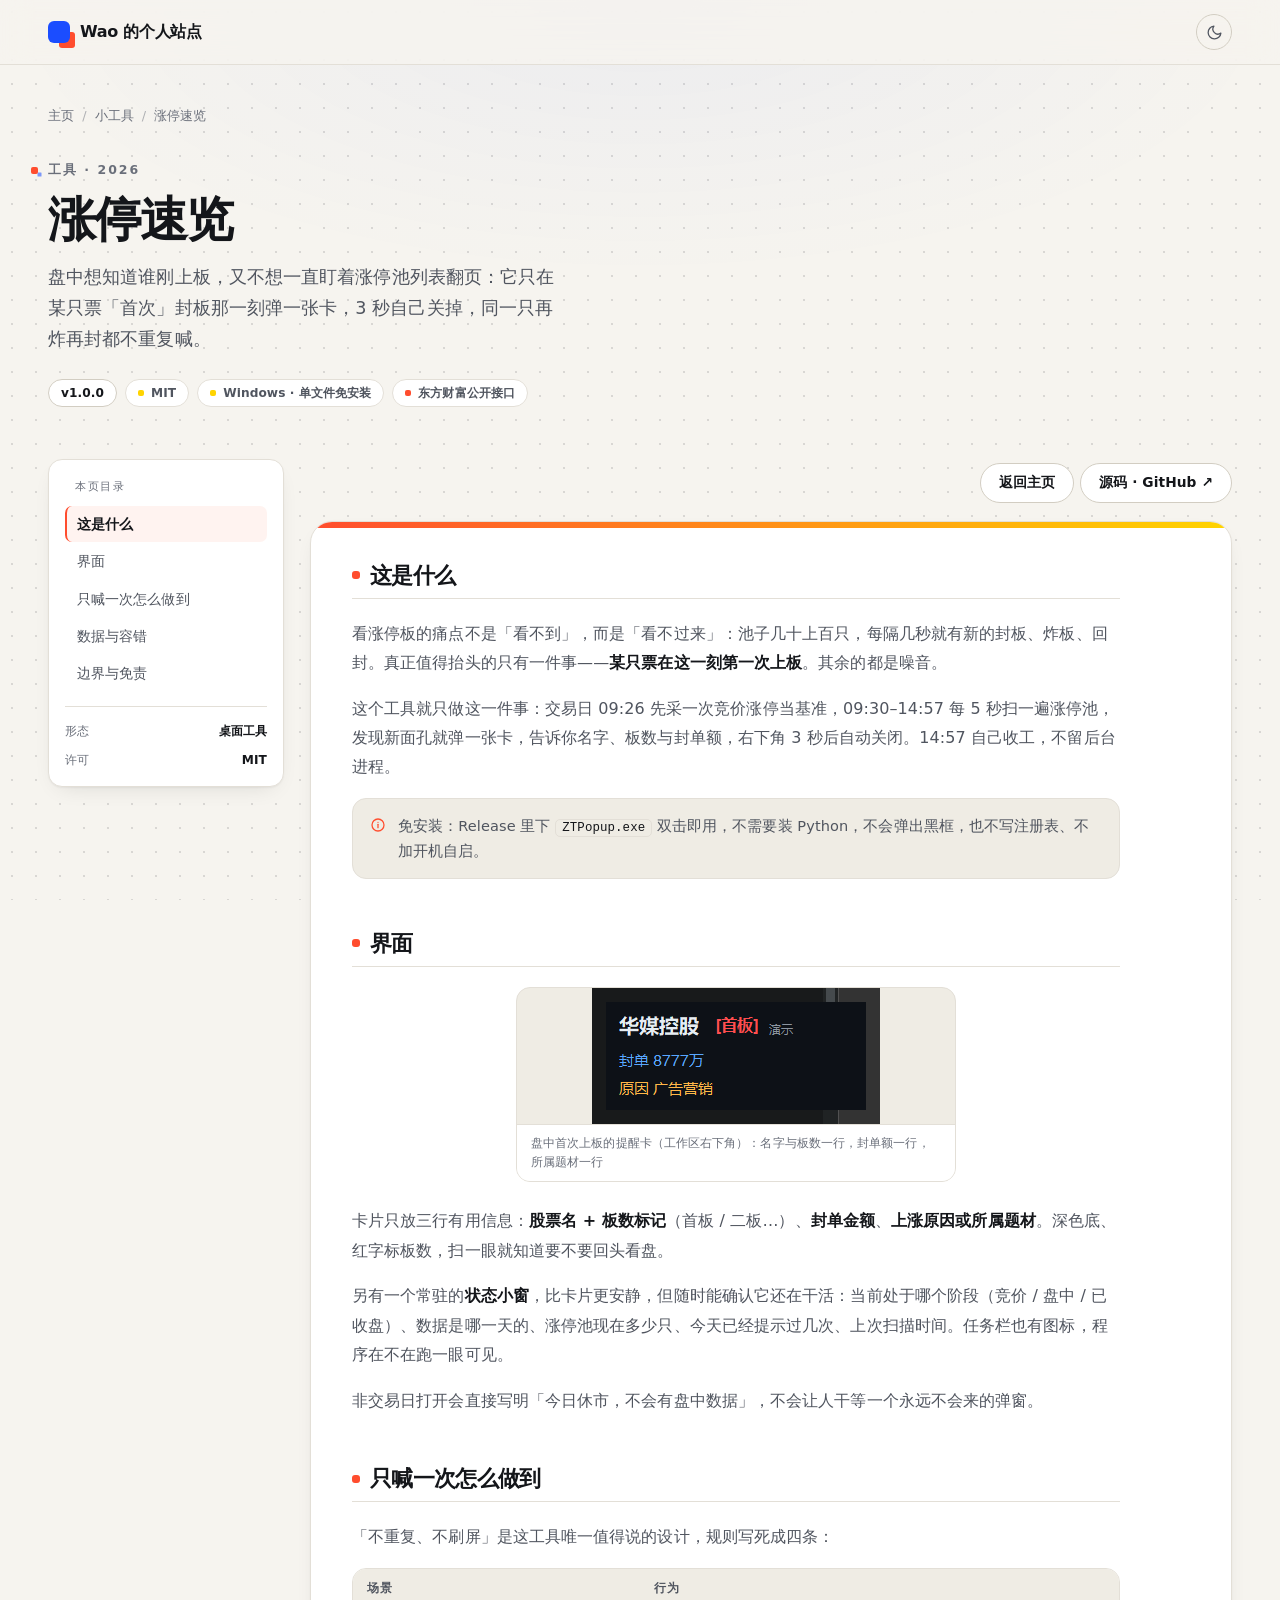
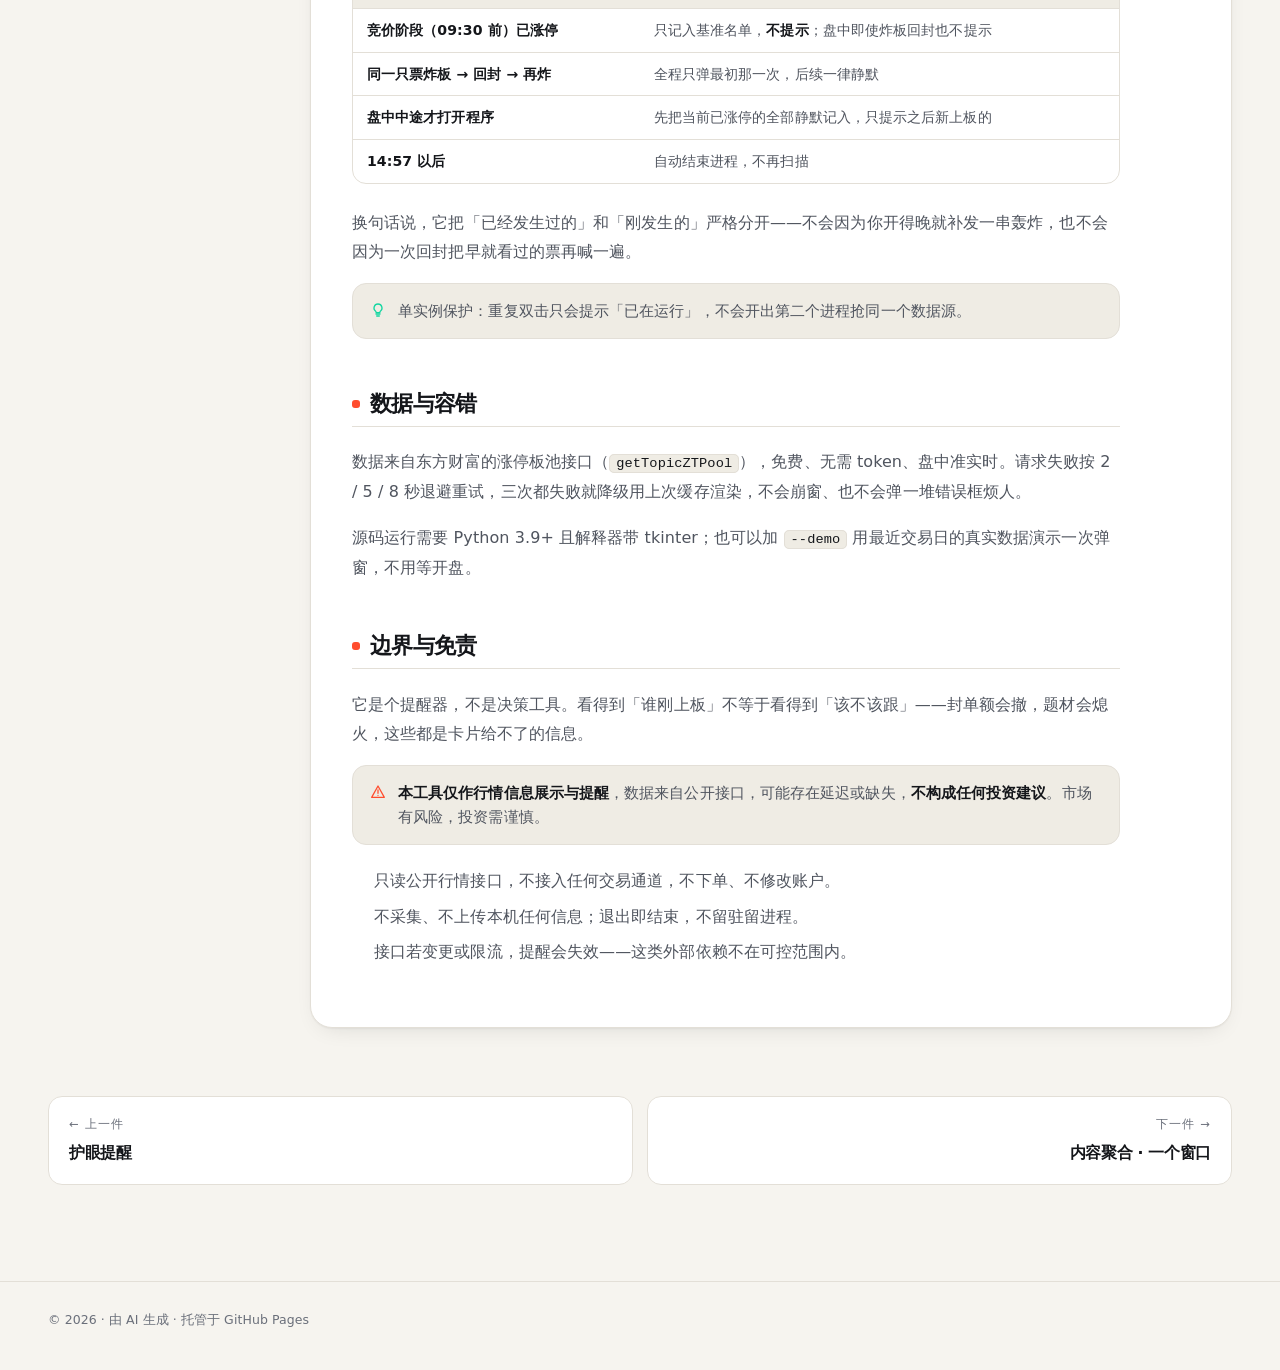
<file: works/zt-popup/index.html>
<!DOCTYPE html>
<html lang="zh-CN" data-theme="light">
<head>
<meta charset="utf-8">
<meta name="viewport" content="width=device-width, initial-scale=1, viewport-fit=cover">
<title>涨停速览 · Wao 的个人站点</title>
<meta name="description" content="盘中盯 A 股涨停板的桌面提醒：只在首次上板时弹一次卡片，右下角 3 秒自动关闭，不刷屏、不重复，免安装单文件。">
<meta name="theme-color" content="#F6F4EF" media="(prefers-color-scheme: light)">
<meta name="theme-color" content="#0F1116" media="(prefers-color-scheme: dark)">
<meta name="color-scheme" content="light dark">
<script>(function(){var d=document.documentElement,t;try{t=localStorage.getItem('site-theme')}catch(e){}if(t!=='dark'&&t!=='light'){t=matchMedia('(prefers-color-scheme: dark)').matches?'dark':'light'}d.setAttribute('data-theme',t)})();</script>
<link rel="icon" href="../../assets/img/favicon.svg" type="image/svg+xml">
<link rel="icon" href="../../assets/img/favicon.ico" sizes="32x32">
<link rel="apple-touch-icon" href="../../assets/img/apple-touch-icon.png">
<link rel="stylesheet" href="../../assets/css/tokens.css">
<link rel="stylesheet" href="../../assets/css/main.css">
<link rel="stylesheet" href="../../assets/css/work.css">
<link rel="canonical" href="https://wao777.top/works/zt-popup/">
<meta property="og:url" content="https://wao777.top/works/zt-popup/">
<meta property="og:site_name" content="Wao 的个人站点">
<meta property="og:locale" content="zh_CN">
<meta property="og:type" content="article">
<meta property="og:title" content="涨停速览 · Wao 的个人站点">
<meta property="og:description" content="盘中盯 A 股涨停板的桌面提醒：只在首次上板时弹一次卡片，右下角 3 秒自动关闭，不刷屏、不重复，免安装单文件。">
<meta name="twitter:card" content="summary">
</head>
<body style="--c1:#FF4D2E; --c2:#FFD400">

<a class="skip" href="#main">跳到正文</a>

<svg width="0" height="0" style="position:absolute" aria-hidden="true">
  <symbol id="i-moon" viewBox="0 0 24 24" fill="none" stroke="currentColor" stroke-width="1.8" stroke-linecap="round" stroke-linejoin="round">
    <path d="M21 12.8A9 9 0 1 1 11.2 3a7 7 0 0 0 9.8 9.8Z"/>
  </symbol>
  <symbol id="i-sun" viewBox="0 0 24 24" fill="none" stroke="currentColor" stroke-width="1.8" stroke-linecap="round" stroke-linejoin="round">
    <circle cx="12" cy="12" r="4"/>
    <path d="M12 2v2M12 20v2M4.9 4.9l1.4 1.4M17.7 17.7l1.4 1.4M2 12h2M20 12h2M4.9 19.1l1.4-1.4M17.7 6.3l1.4-1.4"/>
  </symbol>
  <symbol id="i-info" viewBox="0 0 24 24" fill="none" stroke="currentColor" stroke-width="1.9" stroke-linecap="round">
    <circle cx="12" cy="12" r="9"/><path d="M12 11v5"/><path d="M12 8h.01"/>
  </symbol>
  <symbol id="i-warn" viewBox="0 0 24 24" fill="none" stroke="currentColor" stroke-width="1.9" stroke-linecap="round" stroke-linejoin="round">
    <path d="M12 3 2.5 20h19L12 3Z"/><path d="M12 9v5"/><path d="M12 17h.01"/>
  </symbol>
  <symbol id="i-tip" viewBox="0 0 24 24" fill="none" stroke="currentColor" stroke-width="1.9" stroke-linecap="round" stroke-linejoin="round">
    <path d="M9 18h6"/><path d="M10 21h4"/>
    <path d="M12 3a6 6 0 0 0-3.6 10.8c.5.4.8 1 .8 1.7V16h5.6v-.5c0-.7.3-1.3.8-1.7A6 6 0 0 0 12 3Z"/>
  </symbol>
</svg>

<header class="nav">
  <div class="nav__inner container">
    <a class="brand" href="../../index.html">
      <span class="brand__mark" aria-hidden="true"></span>
      <span>Wao 的个人站点</span>
    </a>
    <button class="theme-toggle" data-theme-toggle aria-pressed="false" aria-label="切换主题">
      <svg width="17" height="17" aria-hidden="true"><use href="#i-moon"/></svg>
    </button>
  </div>
</header>

<main class="doc container" id="main">
  <nav class="crumbs" aria-label="面包屑">
    <a href="../../index.html">主页</a><span class="sep">/</span>
    <a href="../../index.html#tools">小工具</a><span class="sep">/</span>
    <span aria-current="page">涨停速览</span>
  </nav>

  <header class="doc__head">
    <p class="eyebrow">工具 · 2026</p>
    <h1>涨停速览</h1>
    <p class="doc__tagline">盘中想知道谁刚上板，又不想一直盯着涨停池列表翻页：它只在某只票「首次」封板那一刻弹一张卡，3 秒自己关掉，同一只再炸再封都不重复喊。</p>
    <div class="doc__meta">
      <div class="badges">
        <span class="badge badge--ver">v1.0.0</span>
        <span class="badge"><i class="badge__dot" style="background:var(--c2)"></i>MIT</span>
        <span class="badge"><i class="badge__dot" style="background:var(--pop-b)"></i>Windows · 单文件免安装</span>
        <span class="badge"><i class="badge__dot" style="background:var(--c1)"></i>东方财富公开接口</span>
      </div>
    </div>
  </header>

  <div class="doc__grid">
    <aside class="toc">
      <p class="toc__label">本页目录</p>
      <ol class="toc__list" data-toc-list><li><a href="#what">这是什么</a></li><li><a href="#ui">界面</a></li><li><a href="#once">只喊一次怎么做到</a></li><li><a href="#data">数据与容错</a></li><li><a href="#edge">边界与免责</a></li></ol>
      <dl class="toc__meta">
        <div><dt>形态</dt><dd>桌面工具</dd></div>
        <div><dt>许可</dt><dd>MIT</dd></div>
      </dl>
    </aside>

    <div class="doc__col">
      <div class="doc__actions">
        <a class="dbtn dbtn--ghost" href="../../index.html#tools">返回主页</a>
        <a class="dbtn dbtn--ghost" href="https://github.com/Wao777/zt-popup" target="_blank" rel="noopener" title="将跳转到 GitHub 仓库（新窗口）">源码 · GitHub ↗</a>
      </div>

      <article class="doc__card">
      <div class="md" data-article>
        <h2 id="what">这是什么</h2>
<p>看涨停板的痛点不是「看不到」，而是「看不过来」：池子几十上百只，每隔几秒就有新的封板、炸板、回封。真正值得抬头的只有一件事——<strong>某只票在这一刻第一次上板</strong>。其余的都是噪音。</p>
<p>这个工具就只做这一件事：交易日 09:26 先采一次竞价涨停当基准，09:30–14:57 每 5 秒扫一遍涨停池，发现新面孔就弹一张卡，告诉你名字、板数与封单额，右下角 3 秒后自动关闭。14:57 自己收工，不留后台进程。</p>
<div class="callout"><svg width="16" height="16" aria-hidden="true"><use href="#i-info"/></svg><p>免安装：Release 里下 <code>ZTPopup.exe</code> 双击即用，不需要装 Python，不会弹出黑框，也不写注册表、不加开机自启。</p></div>

        <h2 id="ui">界面</h2>
<figure class="shot shot--img shot--sm"><img src="./img/01-toast.png" alt="涨停提醒卡片：华媒控股 首板，封单 8777 万，原因 广告营销" width="288" height="136"><figcaption>盘中首次上板的提醒卡（工作区右下角）：名字与板数一行，封单额一行，所属题材一行</figcaption></figure>
<p>卡片只放三行有用信息：<strong>股票名 + 板数标记</strong>（首板 / 二板…）、<strong>封单金额</strong>、<strong>上涨原因或所属题材</strong>。深色底、红字标板数，扫一眼就知道要不要回头看盘。</p>
<p>另有一个常驻的<strong>状态小窗</strong>，比卡片更安静，但随时能确认它还在干活：当前处于哪个阶段（竞价 / 盘中 / 已收盘）、数据是哪一天的、涨停池现在多少只、今天已经提示过几次、上次扫描时间。任务栏也有图标，程序在不在跑一眼可见。</p>
<p>非交易日打开会直接写明「今日休市，不会有盘中数据」，不会让人干等一个永远不会来的弹窗。</p>

        <h2 id="once">只喊一次怎么做到</h2>
<p>「不重复、不刷屏」是这工具唯一值得说的设计，规则写死成四条：</p>
<div class="tbl"><table><thead><tr><th>场景</th><th>行为</th></tr></thead><tbody><tr><td>竞价阶段（09:30 前）已涨停</td><td>只记入基准名单，<strong>不提示</strong>；盘中即使炸板回封也不提示</td></tr><tr><td>同一只票炸板 → 回封 → 再炸</td><td>全程只弹最初那一次，后续一律静默</td></tr><tr><td>盘中中途才打开程序</td><td>先把当前已涨停的全部静默记入，只提示之后新上板的</td></tr><tr><td>14:57 以后</td><td>自动结束进程，不再扫描</td></tr></tbody></table></div>
<p>换句话说，它把「已经发生过的」和「刚发生的」严格分开——不会因为你开得晚就补发一串轰炸，也不会因为一次回封把早就看过的票再喊一遍。</p>
<div class="callout callout--tip"><svg width="16" height="16" aria-hidden="true"><use href="#i-tip"/></svg><p>单实例保护：重复双击只会提示「已在运行」，不会开出第二个进程抢同一个数据源。</p></div>

        <h2 id="data">数据与容错</h2>
<p>数据来自东方财富的涨停板池接口（<code>getTopicZTPool</code>），免费、无需 token、盘中准实时。请求失败按 2 / 5 / 8 秒退避重试，三次都失败就降级用上次缓存渲染，不会崩窗、也不会弹一堆错误框烦人。</p>
<p>源码运行需要 Python 3.9+ 且解释器带 tkinter；也可以加 <code>--demo</code> 用最近交易日的真实数据演示一次弹窗，不用等开盘。</p>

        <h2 id="edge">边界与免责</h2>
<p>它是个提醒器，不是决策工具。看得到「谁刚上板」不等于看得到「该不该跟」——封单额会撤，题材会熄火，这些都是卡片给不了的信息。</p>
<div class="callout callout--warn"><svg width="16" height="16" aria-hidden="true"><use href="#i-warn"/></svg><p><strong>本工具仅作行情信息展示与提醒</strong>，数据来自公开接口，可能存在延迟或缺失，<strong>不构成任何投资建议</strong>。市场有风险，投资需谨慎。</p></div>
<ul>
<li>只读公开行情接口，不接入任何交易通道，不下单、不修改账户。</li>
<li>不采集、不上传本机任何信息；退出即结束，不留驻留进程。</li>
<li>接口若变更或限流，提醒会失效——这类外部依赖不在可控范围内。</li>
</ul>

      </div>
      </article>
    </div>
  </div>

  <nav class="pager" aria-label="作品翻页">
    <a class="prev" href="../eye-care/index.html"><span>← 上一件</span><strong>护眼提醒</strong></a>
    <a class="next" href="../content-hub/index.html"><span>下一件 →</span><strong>内容聚合 · 一个窗口</strong></a>
  </nav>
</main>

<footer class="foot">
  <div class="foot__inner container">
    <p>© 2026 · 由 AI 生成 · 托管于 GitHub Pages</p>
  </div>
</footer>

<script src="../../assets/js/main.js" defer></script>
<script src="../../assets/js/doc.js" defer></script>
</body>
</html>
</file>
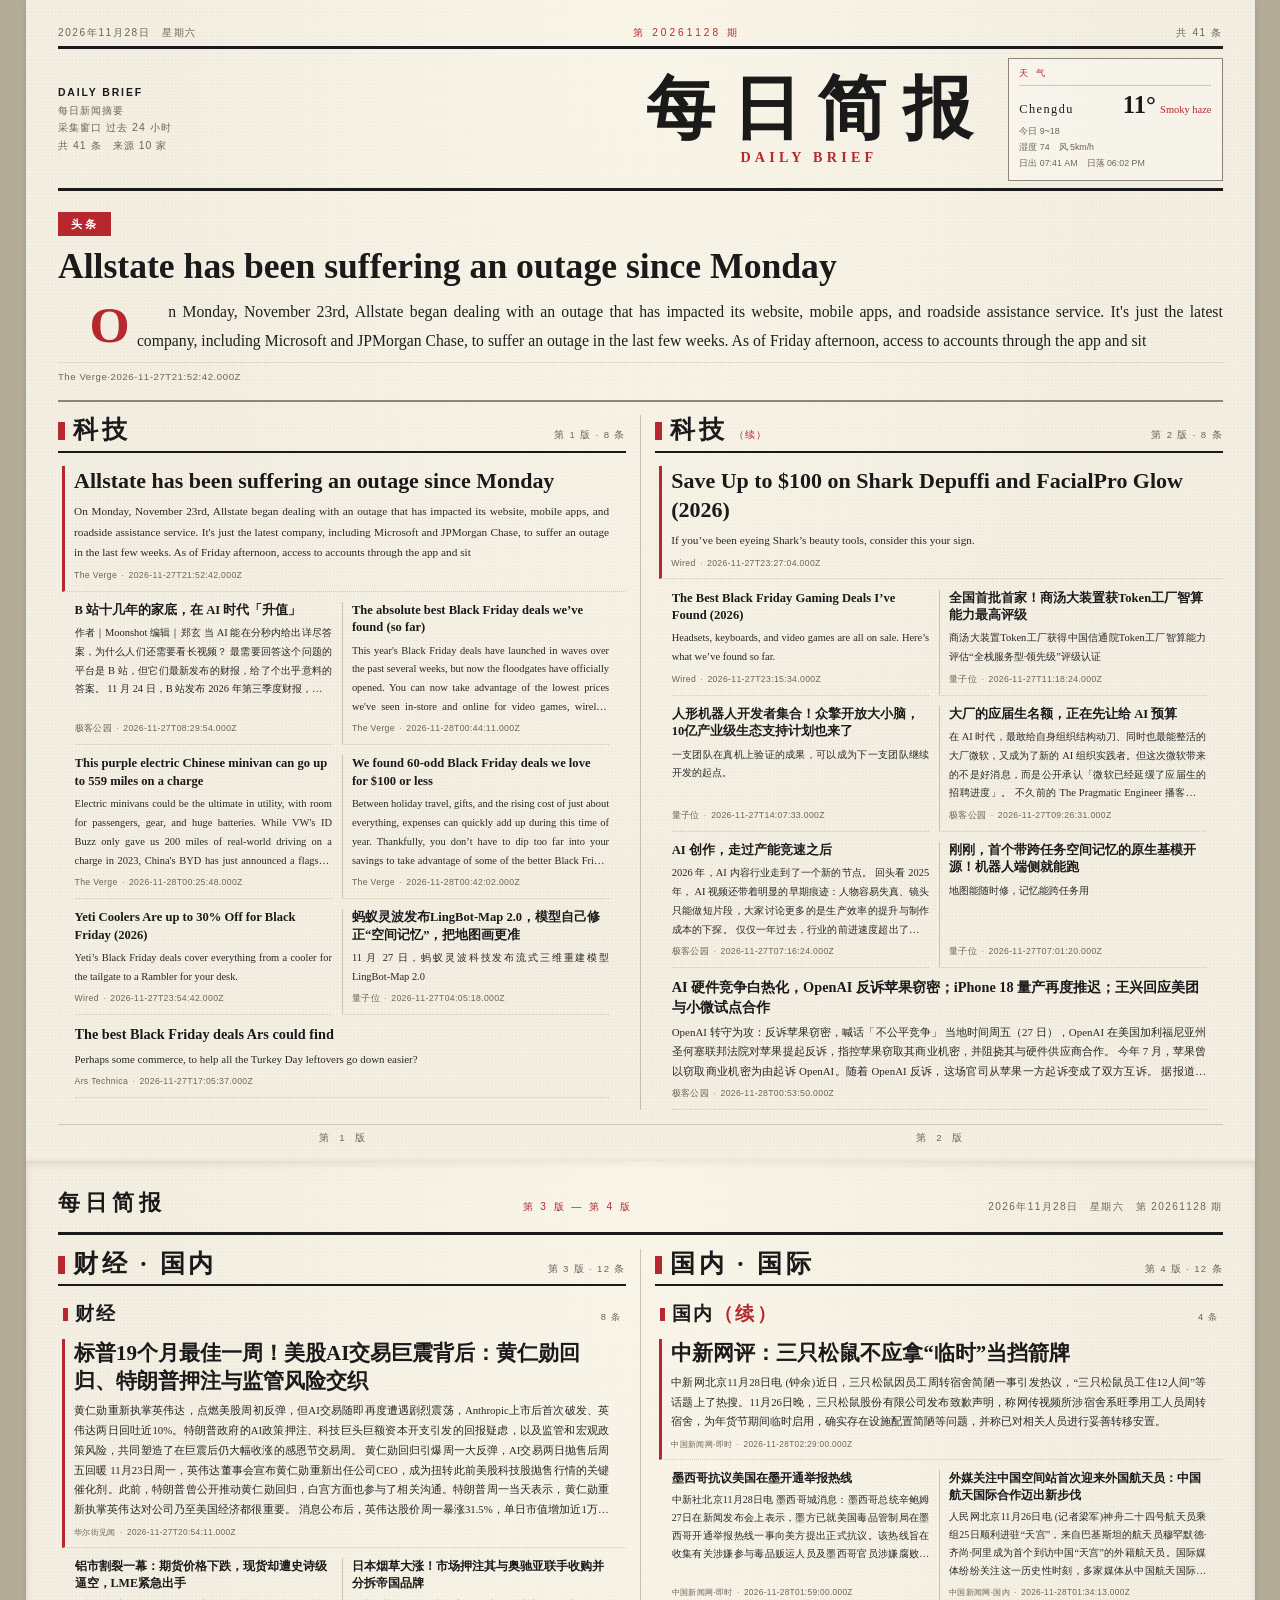
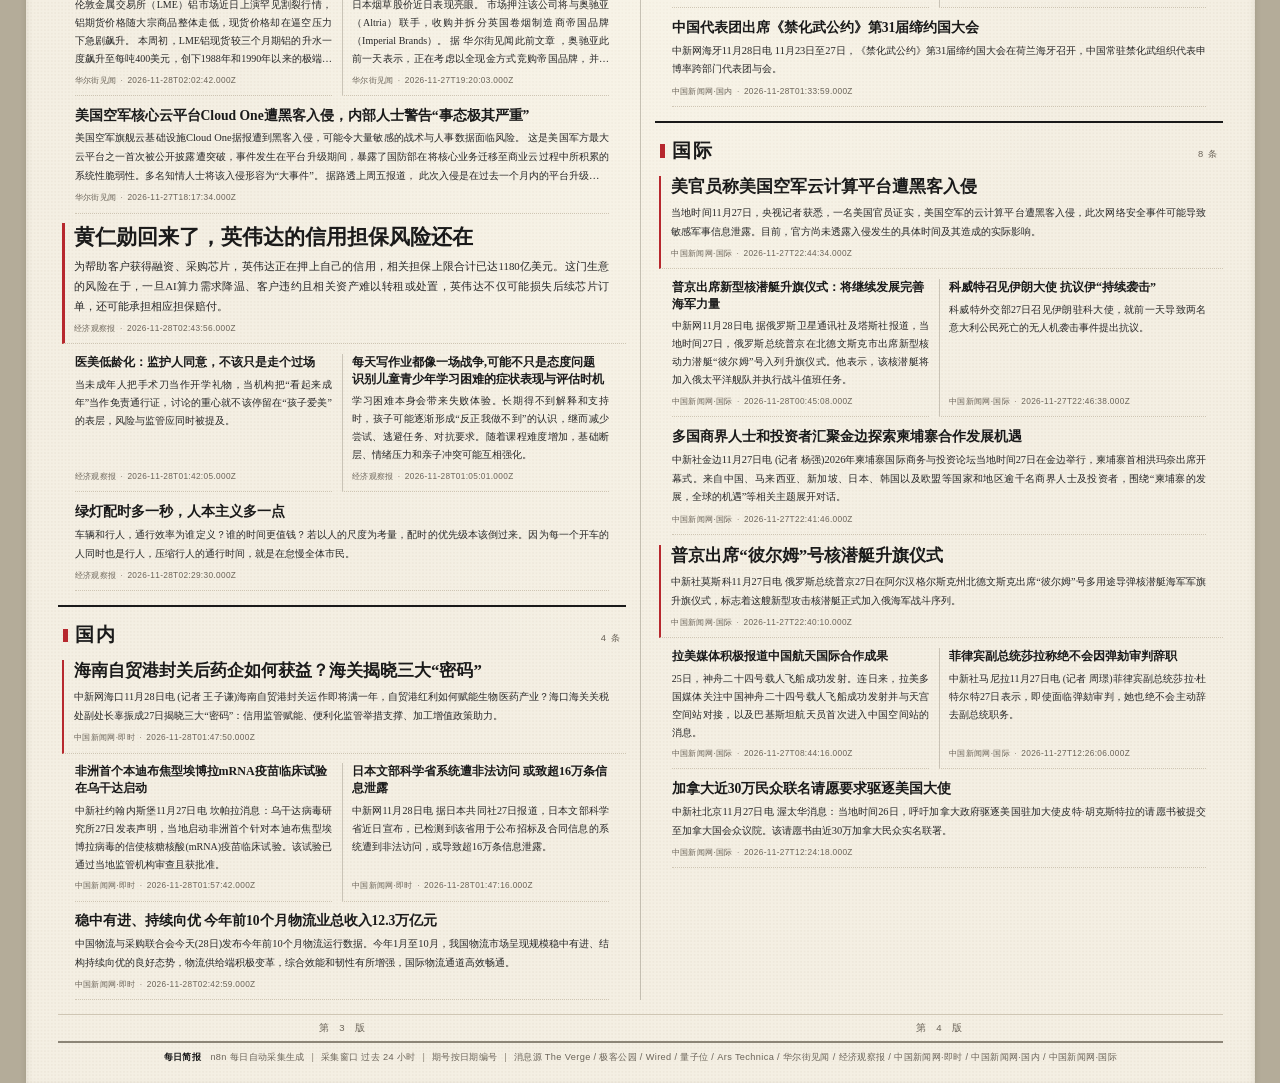
<file: reports/latest.html>
<!DOCTYPE html>
<html lang="zh-CN">
<head>
<meta charset="UTF-8">
<meta name="viewport" content="width=device-width, initial-scale=1">
<title>每日简报 · 2026年11月28日</title>
<style>
*{margin:0;padding:0;box-sizing:border-box}
body{
  background:#B4AC99; color:#1A1A1A; font-family:"Songti SC","STSong","SimSun","Source Han Serif SC","Noto Serif SC",serif; line-height:1.6;
  display:flex; flex-direction:column; align-items:center;
  gap:0; padding:0;                    /* ← 无缝：纸与纸之间零间隙 */
}
:root{--red:#B7282E; --ink:#1A1A1A; --gray:#6B6459; --line:#CFC6B4; --line2:#8C8577; --body:#282828}

/* ═══════════ 纸张：宽定、高自适应 + 对开比例保底 ═══════════ */
.paper{
  container-type:inline-size;
  position:relative; flex:none;
  width:min(96vw, 1560px);
  min-height:min(66.46vw, 1080px);     /* 780×540mm 对开：高 = 宽 × 0.6923 */
  background:#F4EFE3;
  box-shadow:0 .18vw .5vw rgba(45,35,15,.14);
}
.paper + .paper{box-shadow:inset 0 .22cqw .55cqw rgba(60,48,25,.13), 0 .18vw .5vw rgba(45,35,15,.14)}
.paper::before{
  content:""; position:absolute; inset:0; pointer-events:none; z-index:0;
  background-image:radial-gradient(rgba(122,100,64,.05) 1px, transparent 1px);
  background-size:.28cqw .28cqw;
}
.paper::after{
  content:""; position:absolute; inset:0; pointer-events:none; z-index:0;
  background:radial-gradient(ellipse at 50% 0%, rgba(255,252,240,.5), transparent 55%);
}
.sheet{position:relative; z-index:1; padding:2cqw 2.6cqw 1.3cqw;
  min-height:inherit; display:flex; flex-direction:column;}

/* ═══════════ 报头 ═══════════ */
.mast-head{
  display:flex; justify-content:space-between; align-items:flex-end;
  font-family:"PingFang SC","Microsoft YaHei","Hiragino Sans GB",sans-serif; font-size:.82cqw; letter-spacing:.16em; color:var(--gray);
  padding-bottom:.45cqw;
}
.mast-head .c{color:var(--red); letter-spacing:.3em}
.ruler{height:0; border-top:.24cqw solid var(--ink); border-bottom:.09cqw solid var(--ink)}
.ruler.top{margin-bottom:.5cqw}
.ruler.bot{border-top:.09cqw solid var(--ink); border-bottom:.24cqw solid var(--ink); margin-top:.5cqw}
.logo-row{display:flex; align-items:center; justify-content:center; gap:1.6cqw; padding:.2cqw 0 .1cqw}
.logo-side{flex:1; font-family:"PingFang SC","Microsoft YaHei","Hiragino Sans GB",sans-serif; font-size:.85cqw; line-height:1.7; color:var(--gray); letter-spacing:.1em}
.logo-side.r{text-align:right}
.logo-side b{display:block; color:var(--ink); font-weight:600; letter-spacing:.18em}
.logo{font-weight:900; font-size:5.6cqw; line-height:1; letter-spacing:.24em; text-indent:.24em; white-space:nowrap}
.logo em{
  font-style:normal; color:var(--red); font-size:1.15cqw; letter-spacing:.3em;
  display:block; text-align:center; margin-top:.5cqw; text-indent:0;
}
.mini-head{
  display:flex; justify-content:space-between; align-items:baseline;
  font-family:"PingFang SC","Microsoft YaHei","Hiragino Sans GB",sans-serif; font-size:.82cqw; letter-spacing:.14em; color:var(--gray);
  padding-bottom:.5cqw;
}
.mini-head .nm{font-family:"Songti SC","STSong","SimSun","Source Han Serif SC","Noto Serif SC",serif; font-size:1.75cqw; font-weight:900; letter-spacing:.24em; color:var(--ink)}
.mini-head .pb{color:var(--red); letter-spacing:.24em}

/* 报头右侧天气框（竖框，可读性优于横条） */
.weather{
  flex:none; width:17.5cqw; border:.09cqw solid var(--line2);
  padding:.7cqw .85cqw; background:rgba(255,255,255,.32);
}
.weather .w-tag{
  font-family:"PingFang SC","Microsoft YaHei","Hiragino Sans GB",sans-serif; font-size:.7cqw; letter-spacing:.3em; color:var(--red);
  border-bottom:.06cqw solid var(--line); padding-bottom:.3cqw; margin-bottom:.4cqw;
}
.weather .w-row{display:flex; align-items:baseline; justify-content:space-between; gap:.5cqw}
.weather .w-city{font-size:1cqw; letter-spacing:.12em}
.weather .w-temp{font-size:2cqw; line-height:1.12; font-weight:700}
.weather .w-temp i{font-style:normal; font-size:.85cqw; font-weight:400; color:var(--red); margin-left:.35cqw}
.weather .w-detail{
  font-family:"PingFang SC","Microsoft YaHei","Hiragino Sans GB",sans-serif; font-size:.72cqw; color:var(--gray);
  line-height:1.82; margin-top:.3cqw;
}

/* ═══════════ 头条 ═══════════ */
.lead{padding:1.55cqw 0 1.25cqw; border-bottom:.24cqw double var(--line2)}
.kicker{
  display:inline-block; font-family:"PingFang SC","Microsoft YaHei","Hiragino Sans GB",sans-serif; font-size:.92cqw; font-weight:700; letter-spacing:.3em;
  color:#fff; background:var(--red); padding:.24cqw .9cqw .24cqw 1.05cqw; margin-bottom:.65cqw;
}
.lead h2{font-size:2.9cqw; line-height:1.26; font-weight:900; margin-bottom:.6cqw}
.lead h2 a{color:inherit; text-decoration:none}
.lead h2 a:hover{color:var(--red)}
/* 头条摘要：单栏通排（不分栏），字号加大加粗提高可读性 */
.lead-body p{
  font-size:1.28cqw; line-height:1.86; font-weight:500;
  text-align:justify; text-indent:2em; color:#1E1E1E;
}
.lead-body p::first-letter{
  float:left; font-size:4.2cqw; line-height:.9; font-weight:700; color:var(--red);
  padding:.4cqw .6cqw 0 0; text-indent:0;
}
.byline{
  font-family:"PingFang SC","Microsoft YaHei","Hiragino Sans GB",sans-serif; font-size:.78cqw; color:var(--gray);
  letter-spacing:.06em; margin-top:.6cqw; padding-top:.45cqw; border-top:.06cqw dotted var(--line);
}

/* ═══════════ 对开双版：两版等高，版内撑满 ═══════════ */
.spread{
  display:grid; grid-template-columns:1fr 1fr; column-gap:2.4cqw;
  position:relative; padding-top:1.1cqw; align-items:stretch; flex:1;
}
.spread::before{
  content:""; position:absolute; top:1.1cqw; bottom:0; left:50%;
  width:.05cqw; background:var(--line2); opacity:.45;
}
.page{min-width:0; display:flex; flex-direction:column; flex:1}

/* 版头：主板块即版名 */
.page-head{
  display:flex; justify-content:space-between; align-items:baseline;
  border-bottom:.2cqw solid var(--ink);
  padding-bottom:.45cqw; margin-bottom:1.05cqw;
}
.ph-name{font-size:2.05cqw; font-weight:900; letter-spacing:.14em; line-height:1.2; white-space:nowrap}
.ph-name::before{
  content:""; display:inline-block; width:.55cqw; height:1.5cqw;
  background:var(--red); margin-right:.7cqw; vertical-align:-.18cqw;
}
.ph-name i{
  font-style:normal; font-family:"PingFang SC","Microsoft YaHei","Hiragino Sans GB",sans-serif; font-size:.76cqw; letter-spacing:.22em;
  color:var(--line2); margin-left:.75cqw; font-weight:400;
}
.ph-name .cont{
  font-family:"PingFang SC","Microsoft YaHei","Hiragino Sans GB",sans-serif; font-size:.82cqw; color:var(--red);
  letter-spacing:.1em; margin-left:.5cqw; font-weight:400;
}
.ph-meta{
  font-family:"PingFang SC","Microsoft YaHei","Hiragino Sans GB",sans-serif; font-size:.78cqw; color:var(--gray);
  letter-spacing:.14em; white-space:nowrap;
}

/* 版身：可容纳多个板块，末个板块吃掉剩余高度 */
.page-body{flex:1; display:flex; flex-direction:column; gap:1.15cqw}
.sec{display:flex; flex-direction:column}
.sec:not(:first-child){border-top:.24cqw solid var(--ink); padding-top:1.05cqw}
.sec:last-child{flex:1}
.sec-head{
  display:flex; justify-content:space-between; align-items:baseline;
  margin-bottom:.8cqw; padding:0 .38cqw;   /* 栏头文字与正文基准线对齐 */
}
.sec-head .name{font-size:1.52cqw; font-weight:700; letter-spacing:.12em; white-space:nowrap}
.sec-head .name::before{
  content:""; display:inline-block; width:.42cqw; height:1.1cqw;
  background:var(--red); margin-right:.55cqw; vertical-align:-.06cqw;
}
.sec-head .name i{
  font-style:normal; font-family:"PingFang SC","Microsoft YaHei","Hiragino Sans GB",sans-serif; font-size:.72cqw; letter-spacing:.2em;
  color:var(--line2); margin-left:.55cqw; font-weight:400;
}
.sec-head .cnt{
  font-family:"PingFang SC","Microsoft YaHei","Hiragino Sans GB",sans-serif; font-size:.76cqw; color:var(--gray);
  letter-spacing:.12em; white-space:nowrap;
}

/* ═══════════ 模块流：一个模块一整块，块内再分栏 ═══════════ */
.grid{
  display:flex; flex-direction:column;
  /* 从顶部往下紧凑排，不做两端分散。
     space-between 会把模块硬拉到版面上下两端：内容少的版（科技第 2 版只有
     6 条）中间就空出一整块，比尾部落白难看得多。空白一律留在尾部。 */
  gap:calc(.85cqw * var(--k)); justify-content:flex-start;
}
.sec:last-child .grid{flex:1}

/* 概念组才带边框：一个框 = 一个概念，别让并排的两条不相关稿子看着像同一条 */
.mod.cluster{
  border:.09cqw solid #C6BBA6; background:rgba(255,255,255,.36);
  padding:.72cqw 1.26cqw .8cqw;      /* 内容左边界 = 1.26 + .09 边框 = 1.35cqw */
}
.mod.cluster .item{padding-bottom:0; border-bottom:none}

/* 不带框的模块：左右各缩到「框内文字」的同一基准线，文字不再比框宽 */
.mod.duo, .mod.solo{padding-left:1.35cqw; padding-right:1.35cqw}

/* 概念组：组头 + 组内两列 */
.cl-head{
  display:flex; justify-content:space-between; align-items:baseline;
  border-bottom:.13cqw solid var(--line2); padding-bottom:.32cqw; margin-bottom:.66cqw;
}
.cl-name{
  font-size:calc(1.06cqw * var(--k)); font-weight:700; letter-spacing:.12em; line-height:1.2;
  min-width:0; overflow:hidden; text-overflow:ellipsis; white-space:nowrap;
}
.cl-name::before{
  content:""; display:inline-block; width:.34cqw; height:.86cqw;
  background:var(--red); margin-right:.48cqw; vertical-align:-.02cqw;
}
.cl-name i{
  font-style:normal; font-family:"PingFang SC","Microsoft YaHei","Hiragino Sans GB",sans-serif; font-size:.68cqw; letter-spacing:.2em;
  color:var(--line2); margin-left:.5cqw; font-weight:400;
}
.cl-cnt{
  flex:none; font-family:"PingFang SC","Microsoft YaHei","Hiragino Sans GB",sans-serif; font-size:.7cqw; color:var(--gray);
  letter-spacing:.12em; white-space:nowrap;
}
/* 两栏共用一套栏线：gap 一致，分隔线都落在留白正中，上下模块的栏边界才对得齐 */
/* align-items:start —— 组内每一条按自身内容高度收尾，不互相拉平。
   默认 stretch 会把两列拉成等高：c-lead 的左侧红条是 item 的 border-left，
   跟着 item 一起被拉长，尾端就超出一条实际内容的底部（用户截图里红线明显
   越出栏界）。改为按内容高度后，红条只包住它自己那一条。 */
.cl-grid{display:grid; grid-template-columns:1fr 1fr; column-gap:1.6cqw; row-gap:.7cqw; align-items:start}
/* 组内奇数条：最后一条通栏，避免右栏留空 */
.cl-grid .item:last-child:nth-child(odd){grid-column:span 2}
/* 跨两栏的收尾条必须和主稿正文共用同一条左边缘。主稿左边是 .2cqw 红竖线加
   .75cqw 内边距（合计 .95cqw），跨栏条若从 0 起排，正文就比上面那条更靠左，
   看着像掉出了组外。 */
.cl-grid .c-mate:last-child:nth-child(odd){padding-left:.95cqw}

/* 并排双稿：两条普通稿合一块 */
.m2{display:grid; grid-template-columns:1fr 1fr; column-gap:1.6cqw}

/* 栏线画在 gap 正中：右栏盒子左移半个 gap，再用 padding 把文字推回列起点
   （-0.8 平移 + 0.06 线宽 + 0.74 内边距 = 文字仍从列起点开始） */
.cl-grid .item:nth-child(even),
.m2 .item:nth-child(even){
  border-left:.06cqw solid rgba(140,133,119,.42);
  margin-left:-.8cqw; padding-left:.74cqw;
}

/* 单条通排：版内落单的普通稿横贯整版，像报纸里的加框短讯 */
.mod.solo .item h4{font-size:calc(1.2cqw * var(--k))}
.mod.solo .item p{font-size:calc(.92cqw * var(--k)); -webkit-line-clamp:3}

/* 组内主稿（组的第一个成员）与配稿 */
.item.c-lead{border-left:.2cqw solid var(--red); padding-left:.75cqw}
.item.c-lead h4{font-size:calc(1.24cqw * var(--k)); line-height:1.36}
.item.c-lead p{font-size:calc(.92cqw * var(--k)); line-height:1.82; -webkit-line-clamp:5}
/* 整版没有别的视觉锚点时，把第一个组的组内主稿升成通栏大稿（.anchor 由
   ensure_anchor 标记）。比把它从组里摘出去更稳——摘出去会把只有 2 条的组
   摘成孤稿，大稿底下紧跟一条同主题小稿，看着像排错。 */
.mod.cluster.anchor .c-lead{grid-column:1 / -1; border-left-width:.28cqw; padding-right:1.35cqw}
.mod.cluster.anchor .c-lead h4{font-size:calc(1.85cqw * var(--k)); line-height:1.34; margin-bottom:.45cqw}
.mod.cluster.anchor .c-lead p{font-size:calc(.95cqw * var(--k)); line-height:1.84; -webkit-line-clamp:6}
/* 组里只剩一条小稿时（2 条组很常见）让它也通栏，否则大稿下面右半列空着 */
/* 重点组（组内主稿升成通栏）里，其余每一条都通栏顺排，不做左右分栏。
   否则第 2 条会落在左半栏（宽只有一半）、又被「偶数列左移」规则拉出去
   5.87px 加一条灰竖线，第 3 条再回到通栏——三行三种宽度，中间那条像被挤出去。
   统一成「主稿通栏 + 其余通栏顺排」，正文左边缘与主稿对齐（.95cqw）。 */
.mod.cluster.anchor .cl-grid > .c-mate{grid-column:1 / -1; margin-left:0; border-left:none; padding-left:.95cqw}
.item.c-mate h4{font-size:calc(1.06cqw * var(--k))}
.item.c-mate p{font-size:calc(.88cqw * var(--k)); line-height:1.8; -webkit-line-clamp:4}

.item{
  display:flex; flex-direction:column;
  padding-bottom:.66cqw; border-bottom:.06cqw dotted var(--line);
}
.item .src{margin-top:auto; padding-top:.45cqw}
.item h4{
  font-size:calc(1.1cqw * var(--k)); line-height:1.4; font-weight:700; margin-bottom:.38cqw;
  display:-webkit-box; -webkit-line-clamp:4; -webkit-box-orient:vertical; overflow:hidden;
}
.item h4 a{color:inherit; text-decoration:none}
.item h4 a:hover{color:var(--red)}
/* 英文源：原题小字斜体，与中文译题并列对照 */
.title-en{
  font-family:"PingFang SC","Microsoft YaHei","Hiragino Sans GB",sans-serif; font-size:calc(.78cqw * var(--k)); line-height:1.4; font-style:italic;
  color:#6A6255; margin:-.16cqw 0 .4cqw;
}
.title-en a{color:inherit; text-decoration:none}
.title-en a:hover{color:var(--red)}
.item.major .title-en{font-size:calc(.88cqw * var(--k))}
.item p{
  font-size:calc(.9cqw * var(--k)); line-height:1.8; color:var(--body); text-align:justify;
  display:-webkit-box; -webkit-line-clamp:5; -webkit-box-orient:vertical; overflow:hidden;
}
.src{font-family:"PingFang SC","Microsoft YaHei","Hiragino Sans GB",sans-serif; font-size:calc(.73cqw * var(--k)); color:var(--gray); letter-spacing:.04em}
.src a{color:var(--red); text-decoration:none}
.src a:hover{text-decoration:underline}
.src .d{margin:0 .35cqw; color:var(--line2)}

/* 板块重点：通栏 + 朱红竖线 + 加大字号（版内视觉焦点，不套卡片框）
   红竖线随之内移到框线里侧，文字左边界与框内基准线 1.35cqw 对齐 */
.item.major{
  margin-left:.35cqw;
  border-left:.28cqw solid var(--red);
  padding-left:.72cqw; padding-right:1.35cqw;
}
.item.major h4{font-size:calc(1.85cqw * var(--k)); line-height:1.34; margin-bottom:.45cqw}
.item.major p{font-size:calc(.95cqw * var(--k)); line-height:1.84; -webkit-line-clamp:6}
/* 同版第二个板块的重点：降一档，不与本版头条抢视线 */
.item.major.soft{border-left-width:.2cqw; padding-left:.8cqw}
.item.major.soft h4{font-size:calc(1.48cqw * var(--k))}
.item.major.soft p{font-size:calc(.9cqw * var(--k)); -webkit-line-clamp:5}

/* 空版兜底 */
.end-note{
  text-align:center; color:var(--line2); font-family:"PingFang SC","Microsoft YaHei","Hiragino Sans GB",sans-serif;
  font-size:.85cqw; letter-spacing:.3em; align-self:center; margin:auto 0 0;
}
.end-sub{
  text-align:center; color:var(--gray); font-family:"PingFang SC","Microsoft YaHei","Hiragino Sans GB",sans-serif;
  font-size:.72cqw; letter-spacing:.24em; margin:.5cqw 0 auto;
}

/* ═══════════ 版次 / 页脚 ═══════════ */
.pager{
  display:grid; grid-template-columns:1fr 1fr; column-gap:2.4cqw;
  border-top:.09cqw solid var(--line); padding-top:.4cqw; margin-top:1.1cqw;
}
.pager span{
  text-align:center; font-family:"PingFang SC","Microsoft YaHei","Hiragino Sans GB",sans-serif; font-size:.78cqw;
  letter-spacing:.4em; text-indent:.4em; color:var(--gray);
}
.foot{
  margin-top:.5cqw; padding-top:.5cqw; border-top:.2cqw double var(--line2);
  font-family:"PingFang SC","Microsoft YaHei","Hiragino Sans GB",sans-serif; font-size:.75cqw; line-height:1.9; color:var(--gray);
  letter-spacing:.04em; text-align:center;
}
.foot b{color:var(--ink); font-weight:600}
.foot .s{margin:0 .55cqw; color:var(--line2)}

@media (max-aspect-ratio: 1/1){
  body::after{
    content:"请横屏查看 · 本版按对开报纸排布";
    position:fixed; left:0; right:0; bottom:0; z-index:9;
    font-family:"PingFang SC","Microsoft YaHei","Hiragino Sans GB",sans-serif; font-size:12px; letter-spacing:.1em;
    color:#F4EFE3; background:rgba(26,26,26,.82); text-align:center; padding:9px 0;
  }
}
</style>
</head>
<body>
<div class="paper"><div class="sheet"><header>
    <div class="mast-head">
      <span>2026年11月28日　星期六</span>
      <span class="c">第 20261128 期</span>
      <span>共 41 条</span>
    </div>
    <div class="ruler top"></div>
    <div class="logo-row">
      <div class="logo-side"><b>DAILY BRIEF</b>每日新闻摘要<br>采集窗口 过去 24 小时<br>共 41 条　来源 10 家</div>
      <h1 class="logo">每日简报<em>DAILY BRIEF</em></h1>
      <aside class="weather">
        <div class="w-tag">天 气</div>
        <div class="w-row"><span class="w-city">Chengdu</span><span class="w-temp">11°<i>Smoky haze</i></span></div>
        <div class="w-detail">今日 9~18<br>湿度 74　风 5km/h<br>日出 07:41 AM　日落 06:02 PM</div>
      </aside>
    </div>
    <div class="ruler bot"></div>
  </header>

  <article class="lead">
    <div class="kicker">头条</div>
    <h2><a href="https://www.theverge.com/tech/1044612/allstate-has-been-suffering-an-outage-since-monday" target="_blank" rel="noopener">Allstate has been suffering an outage since Monday</a></h2>
    <div class="lead-body"><p>On Monday, November 23rd, Allstate began dealing with an outage that has impacted its website, mobile apps, and roadside assistance service. It&#x27;s just the latest company, including Microsoft and JPMorgan Chase, to suffer an outage in the last few weeks. As of Friday afternoon, access to accounts through the app and sit</p></div>
    <div class="byline">The Verge<span class="d">·</span>2026-11-27T21:52:42.000Z</div>
  </article>

  <div class="spread">
    <div class="page" style="--k:0.967"><div class="page-head"><div class="ph-name">科技</div><div class="ph-meta">第 1 版 · 8 条</div></div><div class="page-body"><div class="sec"><div class="grid"><article class="item major"><h4><a href="https://www.theverge.com/tech/1044612/allstate-has-been-suffering-an-outage-since-monday" target="_blank" rel="noopener">Allstate has been suffering an outage since Monday</a></h4><p>On Monday, November 23rd, Allstate began dealing with an outage that has impacted its website, mobile apps, and roadside assistance service. It&#x27;s just the latest company, including Microsoft and JPMorgan Chase, to suffer an outage in the last few weeks. As of Friday afternoon, access to accounts through the app and sit</p><div class="src">The Verge<span class="d">·</span>2026-11-27T21:52:42.000Z</div></article><section class="mod duo"><div class="m2"><article class="item c-mate"><h4><a href="http://www.geekpark.net/news/374593" target="_blank" rel="noopener">B 站十几年的家底，在 AI 时代「升值」</a></h4><p>作者｜Moonshot 编辑｜郑玄 当 AI 能在分秒内给出详尽答案，为什么人们还需要看长视频？ 最需要回答这个问题的平台是 B 站，但它们最新发布的财报，给了个出乎意料的答案。 11 月 24 日，B 站发布 2026 年第三季度财报，总营收达 83.2 亿元，同比增长 8%，调整后净利润达 8.3 亿元。 社区三项核心指标均创历史新高：日均活跃用户达 1.24 亿，月均活跃用户达 3.94 亿，用户日均使用时长首次突破两小时，达到 121 分钟，特别是 AI 知识内容，消费时长同比增长了 108%。 钱、用户、内容三线增长。看来 B 站，在 AI 时代过得更好了。 细看 B 站这份财报，以及今年以来站内出现的一些新内容、新创作者</p><div class="src">极客公园<span class="d">·</span>2026-11-27T08:29:54.000Z</div></article><article class="item c-mate"><h4><a href="https://www.theverge.com/gadgets/1039190/best-black-friday-2026-deals-tech-gadgets-gift-ideas" target="_blank" rel="noopener">The absolute best Black Friday deals we’ve found (so far)</a></h4><p>This year&#x27;s Black Friday deals have launched in waves over the past several weeks, but now the floodgates have officially opened. You can now take advantage of the lowest prices we&#x27;ve seen in-store and online for video games, wireless earbuds, TVs, e-readers, robot vacuums, and so much more. We can&#x27;t guarantee a deal y</p><div class="src">The Verge<span class="d">·</span>2026-11-28T00:44:11.000Z</div></article></div></section><section class="mod duo"><div class="m2"><article class="item c-mate"><h4><a href="https://www.theverge.com/transportation/1044706/this-purple-electric-chinese-minivan-can-go-up-to-559-miles-on-a-charge" target="_blank" rel="noopener">This purple electric Chinese minivan can go up to 559 miles on a charge</a></h4><p>Electric minivans could be the ultimate in utility, with room for passengers, gear, and huge batteries. While VW&#x27;s ID Buzz only gave us 200 miles of real-world driving on a charge in 2023, China&#x27;s BYD has just announced a flagship purple peoplemover that can go an estimated 559 miles (900 km) on electricity. It&#x27;s calle</p><div class="src">The Verge<span class="d">·</span>2026-11-28T00:25:48.000Z</div></article><article class="item c-mate"><h4><a href="https://www.theverge.com/gadgets/1043445/black-friday-best-cheap-tech-deals-under-100-2026" target="_blank" rel="noopener">We found 60-odd Black Friday deals we love for $100 or less</a></h4><p>Between holiday travel, gifts, and the rising cost of just about everything, expenses can quickly add up during this time of year. Thankfully, you don’t have to dip too far into your savings to take advantage of some of the better Black Friday deals we’ve seen. Below, we’ve rounded up a range of great stuff […]</p><div class="src">The Verge<span class="d">·</span>2026-11-28T00:42:02.000Z</div></article></div></section><section class="mod duo"><div class="m2"><article class="item c-mate"><h4><a href="https://www.wired.com/story/yeti-black-friday-sale-11-2026/" target="_blank" rel="noopener">Yeti Coolers Are up to 30% Off for Black Friday (2026)</a></h4><p>Yeti’s Black Friday deals cover everything from a cooler for the tailgate to a Rambler for your desk.</p><div class="src">Wired<span class="d">·</span>2026-11-27T23:54:42.000Z</div></article><article class="item c-mate"><h4><a href="https://www.qbitai.com/2026/11/513211.html" target="_blank" rel="noopener">蚂蚁灵波发布LingBot-Map 2.0，模型自己修正“空间记忆”，把地图画更准</a></h4><p>11 月 27 日，蚂蚁灵波科技发布流式三维重建模型 LingBot-Map 2.0</p><div class="src">量子位<span class="d">·</span>2026-11-27T04:05:18.000Z</div></article></div></section><section class="mod solo"><article class="item c-mate"><h4><a href="https://arstechnica.com/shopping/2026/11/the-best-black-friday-deals-ars-could-find/" target="_blank" rel="noopener">The best Black Friday deals Ars could find</a></h4><p>Perhaps some commerce, to help all the Turkey Day leftovers go down easier?</p><div class="src">Ars Technica<span class="d">·</span>2026-11-27T17:05:37.000Z</div></article></section></div></div></div></div>
    <div class="page" style="--k:0.967"><div class="page-head"><div class="ph-name">科技<span class="cont">（续）</span></div><div class="ph-meta">第 2 版 · 8 条</div></div><div class="page-body"><div class="sec"><div class="grid"><article class="item major"><h4><a href="https://www.wired.com/story/shark-depuffi-black-friday-deals-11-27-2026/" target="_blank" rel="noopener">Save Up to $100 on Shark Depuffi and FacialPro Glow (2026)</a></h4><p>If you’ve been eyeing Shark’s beauty tools, consider this your sign.</p><div class="src">Wired<span class="d">·</span>2026-11-27T23:27:04.000Z</div></article><section class="mod duo"><div class="m2"><article class="item c-mate"><h4><a href="https://www.wired.com/story/black-friday-gaming-deals-11-27-2026/" target="_blank" rel="noopener">The Best Black Friday Gaming Deals I’ve Found (2026)</a></h4><p>Headsets, keyboards, and video games are all on sale. Here’s what we’ve found so far.</p><div class="src">Wired<span class="d">·</span>2026-11-27T23:15:34.000Z</div></article><article class="item c-mate"><h4><a href="https://www.qbitai.com/2026/11/513346.html" target="_blank" rel="noopener">全国首批首家！商汤大装置获Token工厂智算能力最高评级</a></h4><p>商汤大装置Token工厂获得中国信通院Token工厂智算能力评估“全栈服务型·领先级”评级认证</p><div class="src">量子位<span class="d">·</span>2026-11-27T11:18:24.000Z</div></article></div></section><section class="mod duo"><div class="m2"><article class="item c-mate"><h4><a href="https://www.qbitai.com/2026/11/513352.html" target="_blank" rel="noopener">人形机器人开发者集合！众擎开放大小脑，10亿产业级生态支持计划也来了</a></h4><p>一支团队在真机上验证的成果，可以成为下一支团队继续开发的起点。</p><div class="src">量子位<span class="d">·</span>2026-11-27T14:07:33.000Z</div></article><article class="item c-mate"><h4><a href="http://www.geekpark.net/news/374601" target="_blank" rel="noopener">大厂的应届生名额，正在先让给 AI 预算</a></h4><p>在 AI 时代，最敢给自身组织结构动刀、同时也最能整活的大厂微软，又成为了新的 AI 组织实践者。但这次微软带来的不是好消息，而是公开承认「微软已经延缓了应届生的招聘进度」。 不久前的 The Pragmatic Engineer 播客里，主持人问微软 CEO 萨提亚&amp;middot;纳德拉「微软还招不招应届生」时， 纳德拉在节目上公开承认微软应届生招聘的确放慢了，还表示「很多公司都这样」 。 对于这个结论，他解释道眼下「首要任务是确保我们内部的所有人，都被调整到合适的位置」，先把人和 AI 分工写软件的「软件工厂」模式构建起来。 但在他的计划中，调岗后面的第二步， 还是得先把 AI 预算花满 。他谈到从一开始就围绕 AI 搭起来的</p><div class="src">极客公园<span class="d">·</span>2026-11-27T09:26:31.000Z</div></article></div></section><section class="mod duo"><div class="m2"><article class="item c-mate"><h4><a href="http://www.geekpark.net/news/374584" target="_blank" rel="noopener">AI 创作，走过产能竞速之后</a></h4><p>2026 年，AI 内容行业走到了一个新的节点。 回头看 2025 年， AI 视频还带着明显的早期痕迹：人物容易失真、镜头只能做短片段，大家讨论更多的是生产效率的提升与制作成本的下探。 仅仅一年过去，行业的前进速度超出了很多人的预期。2026 年以来，以即梦为代表的 AI 创作工具陆续落地了 4K 画质、分钟级长镜头、人物一致性与局部精修能力，基础画质和叙事流畅度都上了一个台阶。 行业的关注点开始转向更本质的问题：怎么做出有辨识度的好内容，怎么跑通健康的商业模式，以及在线性内容之外，还有哪些新的形态可以探索。 在今年的 IF 2027 创新大会上，极客公园联合即梦准备了「AI 创作专场」小场深谈。我们邀请了三组走在不同路径上的一线</p><div class="src">极客公园<span class="d">·</span>2026-11-27T07:16:24.000Z</div></article><article class="item c-mate"><h4><a href="https://www.qbitai.com/2026/11/513227.html" target="_blank" rel="noopener">刚刚，首个带跨任务空间记忆的原生基模开源！机器人端侧就能跑</a></h4><p>地图能随时修，记忆能跨任务用</p><div class="src">量子位<span class="d">·</span>2026-11-27T07:01:20.000Z</div></article></div></section><section class="mod solo"><article class="item c-mate"><h4><a href="http://www.geekpark.net/news/374621" target="_blank" rel="noopener">AI 硬件竞争白热化，OpenAI 反诉苹果窃密；iPhone 18 量产再度推迟；王兴回应美团与小微试点合作</a></h4><p>OpenAI 转守为攻：反诉苹果窃密，喊话「不公平竞争」 当地时间周五（27 日），OpenAI 在美国加利福尼亚州圣何塞联邦法院对苹果提起反诉，指控苹果窃取其商业机密，并阻挠其与硬件供应商合作。 今年 7 月，苹果曾以窃取商业机密为由起诉 OpenAI。随着 OpenAI 反诉，这场官司从苹果一方起诉变成了双方互诉。 据报道，OpenAI 正准备推出一系列新的个人设备，并称这些设备有望「在苹果视为自家地盘的领域胜过苹果」。 据报道，OpenAI 在诉状中称，苹果这样做是为了「不择手段地进行不公平竞争」。OpenAI 还指控苹果利用自身的「规模和财力来阻碍竞争」，存在「各种违法、不公平和侵权行为」。 有分析指出，这场诉讼关系到未来</p><div class="src">极客公园<span class="d">·</span>2026-11-28T00:53:50.000Z</div></article></section></div></div></div></div>
  </div>

  <div class="pager"><span>第 1 版</span><span>第 2 版</span></div>

</div></div>

<div class="paper"><div class="sheet"><header><div class="mini-head"><span class="nm">每日简报</span><span class="pb">第 3 版 — 第 4 版</span><span>2026年11月28日　星期六　第 20261128 期</span></div><div class="ruler bot"></div></header>

  <div class="spread">
    <div class="page" style="--k:0.925"><div class="page-head"><div class="ph-name">财经 · 国内</div><div class="ph-meta">第 3 版 · 12 条</div></div><div class="page-body"><div class="sec"><div class="sec-head"><div class="name">财经</div><div class="cnt">8 条</div></div><div class="grid"><article class="item major"><h4><a href="https://wallstreetcn.com/articles/3786878" target="_blank" rel="noopener">标普19个月最佳一周！美股AI交易巨震背后：黄仁勋回归、特朗普押注与监管风险交织</a></h4><p>黄仁勋重新执掌英伟达，点燃美股周初反弹，但AI交易随即再度遭遇剧烈震荡，Anthropic上市后首次破发、英伟达两日回吐近10%。特朗普政府的AI政策押注、科技巨头巨额资本开支引发的回报疑虑，以及监管和宏观政策风险，共同塑造了在巨震后仍大幅收涨的感恩节交易周。 黄仁勋回归引爆周一大反弹，AI交易两日抛售后周五回暖 11月23日周一，英伟达董事会宣布黄仁勋重新出任公司CEO，成为扭转此前美股科技股抛售行情的关键催化剂。此前，特朗普曾公开推动黄仁勋回归，白宫方面也参与了相关沟通。特朗普周一当天表示，黄仁勋重新执掌英伟达对公司乃至美国经济都很重要。 消息公布后，英伟达股价周一暴涨31.5%，单日市值增加近1万亿美元。纳指收涨6.51%，标</p><div class="src">华尔街见闻<span class="d">·</span>2026-11-27T20:54:11.000Z</div></article><section class="mod duo"><div class="m2"><article class="item c-mate"><h4><a href="https://wallstreetcn.com/articles/3786875" target="_blank" rel="noopener">铝市割裂一幕：期货价格下跌，现货却遭史诗级逼空，LME紧急出手</a></h4><p>伦敦金属交易所（LME）铝市场近日上演罕见割裂行情，铝期货价格随大宗商品整体走低，现货价格却在逼空压力下急剧飙升。 本周初，LME铝现货较三个月期铝的升水一度飙升至每吨400美元，创下1988年和1990年以来的极端水平。 据彭博援引知情人士透露， 制造商和交易商纷纷向LME发出紧急呼吁，警告称因套期保值头寸承受巨额亏损，部分企业面临违约风险。 在此压力下，LME于本周被迫出手干预。 华尔街见闻提及 ，11月24日周二，伦敦金属交易所推出新规打压大型铝交易商的逼空能力，包括缩短新冶炼厂的交割注册期，并对持有大规模头寸的交易商加以限制。 新规发布后，现货与三个月期货之间的价差（现货升水）在数分钟内从每吨400美元骤跌至67美元，市场随</p><div class="src">华尔街见闻<span class="d">·</span>2026-11-28T02:02:42.000Z</div></article><article class="item c-mate"><h4><a href="https://wallstreetcn.com/articles/3786874" target="_blank" rel="noopener">日本烟草大涨！市场押注其与奥驰亚联手收购并分拆帝国品牌</a></h4><p>日本烟草股价近日表现亮眼。 市场押注该公司将与奥驰亚（Altria）联手，收购并拆分英国卷烟制造商帝国品牌（Imperial Brands）。 据 华尔街见闻此前文章 ，奥驰亚此前一天表示，正在考虑以全现金方式竞购帝国品牌，并已就收购其中部分业务与另一方展开讨论。据彭博报道，日本烟草正在评估与合作伙伴共同收购的方案。 帝国品牌表示尚未收到任何收购接洽，但会考虑任何提案。Jefferies 的 Andon-Ionita 认为，鉴于其关键美国业务和德国业务面临挑战，帝国品牌股东可能愿意接受市盈率高于过去五年 12 个月峰值 9.6 倍的报价。 这笔交易可能拉开烟草行业一轮大规模整合的序幕。随着许多市场的吸烟率长期下降，烟草公司正面临增长</p><div class="src">华尔街见闻<span class="d">·</span>2026-11-27T19:20:03.000Z</div></article></div></section><section class="mod solo"><article class="item c-mate"><h4><a href="https://wallstreetcn.com/articles/3786872" target="_blank" rel="noopener">美国空军核心云平台Cloud One遭黑客入侵，内部人士警告“事态极其严重”</a></h4><p>美国空军旗舰云基础设施Cloud One据报遭到黑客入侵，可能令大量敏感的战术与人事数据面临风险。 这是美国军方最大云平台之一首次被公开披露遭突破，事件发生在平台升级期间，暴露了国防部在将核心业务迁移至商业云过程中所积累的系统性脆弱性。多名知情人士将该入侵形容为“大事件”。 据路透上周五报道， 此次入侵是在过去一个月内的平台升级过程中被发现的。目前尚不清楚攻击者的身份，也无法确认其是否实际获取了数据。 美国空军在回应中表示，不对“特定网络与系统的安全态势、漏洞或运行状态”置评，并强调持续采取审慎措施保护空军部信息、系统与任务能力。 Cloud One于2017年推出，用于存储数据并为飞机维护、军事后勤和人事档案等应用提供计算基础设施</p><div class="src">华尔街见闻<span class="d">·</span>2026-11-27T18:17:34.000Z</div></article></section><article class="item major"><h4><a href="http://www.eeo.com.cn/2026/1128/1106035.shtml" target="_blank" rel="noopener">黄仁勋回来了，英伟达的信用担保风险还在</a></h4><p>为帮助客户获得融资、采购芯片，英伟达正在押上自己的信用，相关担保上限合计已达1180亿美元。这门生意的风险在于，一旦AI算力需求降温、客户违约且相关资产难以转租或处置，英伟达不仅可能损失后续芯片订单，还可能承担相应担保赔付。</p><div class="src">经济观察报<span class="d">·</span>2026-11-28T02:43:56.000Z</div></article><section class="mod duo"><div class="m2"><article class="item c-mate"><h4><a href="http://www.eeo.com.cn/2026/1128/1105939.shtml" target="_blank" rel="noopener">医美低龄化：监护人同意，不该只是走个过场</a></h4><p>当未成年人把手术刀当作开学礼物，当机构把“看起来成年”当作免责通行证，讨论的重心就不该停留在“孩子爱美”的表层，风险与监管应同时被提及。</p><div class="src">经济观察报<span class="d">·</span>2026-11-28T01:42:05.000Z</div></article><article class="item c-mate"><h4><a href="http://www.eeo.com.cn/2026/1128/1095753.shtml" target="_blank" rel="noopener">每天写作业都像一场战争,可能不只是态度问题 识别儿童青少年学习困难的症状表现与评估时机</a></h4><p>学习困难本身会带来失败体验。长期得不到解释和支持时，孩子可能逐渐形成“反正我做不到”的认识，继而减少尝试、逃避任务、对抗要求。随着课程难度增加，基础断层、情绪压力和亲子冲突可能互相强化。</p><div class="src">经济观察报<span class="d">·</span>2026-11-28T01:05:01.000Z</div></article></div></section><section class="mod solo"><article class="item c-mate"><h4><a href="http://www.eeo.com.cn/2026/1128/1106008.shtml" target="_blank" rel="noopener">绿灯配时多一秒，人本主义多一点</a></h4><p>车辆和行人，通行效率为谁定义？谁的时间更值钱？若以人的尺度为考量，配时的优先级本该倒过来。因为每一个开车的人同时也是行人，压缩行人的通行时间，就是在怠慢全体市民。</p><div class="src">经济观察报<span class="d">·</span>2026-11-28T02:29:30.000Z</div></article></section></div></div><div class="sec"><div class="sec-head"><div class="name">国内</div><div class="cnt">4 条</div></div><div class="grid"><article class="item major soft"><h4><a href="https://www.chinanews.com.cn/cj/2026/11-28/10739118.shtml" target="_blank" rel="noopener">海南自贸港封关后药企如何获益？海关揭晓三大“密码”</a></h4><p>中新网海口11月28日电 (记者 王子谦)海南自贸港封关运作即将满一年，自贸港红利如何赋能生物医药产业？海口海关关税处副处长辜振成27日揭晓三大“密码”：信用监管赋能、便利化监管举措支撑、加工增值政策助力。</p><div class="src">中国新闻网·即时<span class="d">·</span>2026-11-28T01:47:50.000Z</div></article><section class="mod duo"><div class="m2"><article class="item c-mate"><h4><a href="https://www.chinanews.com.cn/gj/2026/11-28/10739108.shtml" target="_blank" rel="noopener">非洲首个本迪布焦型埃博拉mRNA疫苗临床试验在乌干达启动</a></h4><p>中新社约翰内斯堡11月27日电 坎帕拉消息：乌干达病毒研究所27日发表声明，当地启动非洲首个针对本迪布焦型埃博拉病毒的信使核糖核酸(mRNA)疫苗临床试验。该试验已通过当地监管机构审查且获批准。</p><div class="src">中国新闻网·即时<span class="d">·</span>2026-11-28T01:57:42.000Z</div></article><article class="item c-mate"><h4><a href="https://www.chinanews.com.cn/gj/2026/11-28/10739128.shtml" target="_blank" rel="noopener">日本文部科学省系统遭非法访问 或致超16万条信息泄露</a></h4><p>中新网11月28日电 据日本共同社27日报道，日本文部科学省近日宣布，已检测到该省用于公布招标及合同信息的系统遭到非法访问，或导致超16万条信息泄露。</p><div class="src">中国新闻网·即时<span class="d">·</span>2026-11-28T01:47:16.000Z</div></article></div></section><section class="mod solo"><article class="item c-mate"><h4><a href="https://www.chinanews.com.cn/cj/2026/11-28/10739153.shtml" target="_blank" rel="noopener">稳中有进、持续向优 今年前10个月物流业总收入12.3万亿元</a></h4><p>中国物流与采购联合会今天(28日)发布今年前10个月物流运行数据。今年1月至10月，我国物流市场呈现规模稳中有进、结构持续向优的良好态势，物流供给端积极变革，综合效能和韧性有所增强，国际物流通道高效畅通。</p><div class="src">中国新闻网·即时<span class="d">·</span>2026-11-28T02:42:59.000Z</div></article></section></div></div></div></div>
    <div class="page" style="--k:0.925"><div class="page-head"><div class="ph-name">国内 · 国际</div><div class="ph-meta">第 4 版 · 12 条</div></div><div class="page-body"><div class="sec"><div class="sec-head"><div class="name">国内<span class="cont" style="color:var(--red)">（续）</span></div><div class="cnt">4 条</div></div><div class="grid"><article class="item major"><h4><a href="https://www.chinanews.com.cn/cj/2026/11-28/10739140.shtml" target="_blank" rel="noopener">中新网评：三只松鼠不应拿“临时”当挡箭牌</a></h4><p>中新网北京11月28日电 (钟余)近日，三只松鼠因员工周转宿舍简陋一事引发热议，“三只松鼠员工住12人间”等话题上了热搜。11月26日晚，三只松鼠股份有限公司发布致歉声明，称网传视频所涉宿舍系旺季用工人员周转宿舍，为年货节期间临时启用，确实存在设施配置简陋等问题，并称已对相关人员进行妥善转移安置。</p><div class="src">中国新闻网·即时<span class="d">·</span>2026-11-28T02:29:00.000Z</div></article><section class="mod duo"><div class="m2"><article class="item c-mate"><h4><a href="https://www.chinanews.com.cn/gj/2026/11-28/10739125.shtml" target="_blank" rel="noopener">墨西哥抗议美国在墨开通举报热线</a></h4><p>中新社北京11月28日电 墨西哥城消息：墨西哥总统辛鲍姆27日在新闻发布会上表示，墨方已就美国毒品管制局在墨西哥开通举报热线一事向美方提出正式抗议。该热线旨在收集有关涉嫌参与毒品贩运人员及墨西哥官员涉嫌腐败的信息。</p><div class="src">中国新闻网·即时<span class="d">·</span>2026-11-28T01:59:00.000Z</div></article><article class="item c-mate"><h4><a href="https://www.chinanews.com.cn/gn/2026/11-28/10739121.shtml" target="_blank" rel="noopener">外媒关注中国空间站首次迎来外国航天员：中国航天国际合作迈出新步伐</a></h4><p>人民网北京11月26日电 (记者梁军)神舟二十四号航天员乘组25日顺利进驻“天宫”，来自巴基斯坦的航天员穆罕默德·齐尚·阿里成为首个到访中国“天宫”的外籍航天员。国际媒体纷纷关注这一历史性时刻，多家媒体从中国航天国际合作、中巴科技合作以及全球空间科研合作等角度展开报道。</p><div class="src">中国新闻网·国内<span class="d">·</span>2026-11-28T01:34:13.000Z</div></article></div></section><section class="mod solo"><article class="item c-mate"><h4><a href="https://www.chinanews.com.cn/gn/2026/11-28/10739116.shtml" target="_blank" rel="noopener">中国代表团出席《禁化武公约》第31届缔约国大会</a></h4><p>中新网海牙11月28日电 11月23日至27日，《禁化武公约》第31届缔约国大会在荷兰海牙召开，中国常驻禁化武组织代表申博率跨部门代表团与会。</p><div class="src">中国新闻网·国内<span class="d">·</span>2026-11-28T01:33:59.000Z</div></article></section></div></div><div class="sec"><div class="sec-head"><div class="name">国际</div><div class="cnt">8 条</div></div><div class="grid"><article class="item major soft"><h4><a href="https://www.chinanews.com.cn/gj/2026/11-28/10739096.shtml" target="_blank" rel="noopener">美官员称美国空军云计算平台遭黑客入侵</a></h4><p>当地时间11月27日，央视记者获悉，一名美国官员证实，美国空军的云计算平台遭黑客入侵，此次网络安全事件可能导致敏感军事信息泄露。目前，官方尚未透露入侵发生的具体时间及其造成的实际影响。</p><div class="src">中国新闻网·国际<span class="d">·</span>2026-11-27T22:44:34.000Z</div></article><section class="mod duo"><div class="m2"><article class="item c-mate"><h4><a href="https://www.chinanews.com.cn/gj/2026/11-28/10739105.shtml" target="_blank" rel="noopener">普京出席新型核潜艇升旗仪式：将继续发展完善海军力量</a></h4><p>中新网11月28日电 据俄罗斯卫星通讯社及塔斯社报道，当地时间27日，俄罗斯总统普京在北德文斯克市出席新型核动力潜艇“彼尔姆”号入列升旗仪式。他表示，该核潜艇将加入俄太平洋舰队并执行战斗值班任务。</p><div class="src">中国新闻网·国际<span class="d">·</span>2026-11-28T00:45:08.000Z</div></article><article class="item c-mate"><h4><a href="https://www.chinanews.com.cn/gj/2026/11-28/10739097.shtml" target="_blank" rel="noopener">科威特召见伊朗大使 抗议伊“持续袭击”</a></h4><p>科威特外交部27日召见伊朗驻科大使，就前一天导致两名意大利公民死亡的无人机袭击事件提出抗议。</p><div class="src">中国新闻网·国际<span class="d">·</span>2026-11-27T22:46:38.000Z</div></article></div></section><section class="mod solo"><article class="item c-mate"><h4><a href="https://www.chinanews.com.cn/gj/2026/11-28/10739095.shtml" target="_blank" rel="noopener">多国商界人士和投资者汇聚金边探索柬埔寨合作发展机遇</a></h4><p>中新社金边11月27日电 (记者 杨强)2026年柬埔寨国际商务与投资论坛当地时间27日在金边举行，柬埔寨首相洪玛奈出席开幕式。来自中国、马来西亚、新加坡、日本、韩国以及欧盟等国家和地区逾千名商界人士及投资者，围绕“柬埔寨的发展，全球的机遇”等相关主题展开对话。</p><div class="src">中国新闻网·国际<span class="d">·</span>2026-11-27T22:41:46.000Z</div></article></section><article class="item major soft"><h4><a href="https://www.chinanews.com.cn/gj/2026/11-28/10739094.shtml" target="_blank" rel="noopener">普京出席“彼尔姆”号核潜艇升旗仪式</a></h4><p>中新社莫斯科11月27日电 俄罗斯总统普京27日在阿尔汉格尔斯克州北德文斯克出席“彼尔姆”号多用途导弹核潜艇海军军旗升旗仪式，标志着这艘新型攻击核潜艇正式加入俄海军战斗序列。</p><div class="src">中国新闻网·国际<span class="d">·</span>2026-11-27T22:40:10.000Z</div></article><section class="mod duo"><div class="m2"><article class="item c-mate"><h4><a href="https://www.chinanews.com.cn/gj/2026/11-27/10738828.shtml" target="_blank" rel="noopener">拉美媒体积极报道中国航天国际合作成果</a></h4><p>25日，神舟二十四号载人飞船成功发射。连日来，拉美多国媒体关注中国神舟二十四号载人飞船成功发射并与天宫空间站对接，以及巴基斯坦航天员首次进入中国空间站的消息。</p><div class="src">中国新闻网·国际<span class="d">·</span>2026-11-27T08:44:16.000Z</div></article><article class="item c-mate"><h4><a href="https://www.chinanews.com.cn/gj/2026/11-27/10738991.shtml" target="_blank" rel="noopener">菲律宾副总统莎拉称绝不会因弹劾审判辞职</a></h4><p>中新社马尼拉11月27日电 (记者 周璟)菲律宾副总统莎拉·杜特尔特27日表示，即使面临弹劾审判，她也绝不会主动辞去副总统职务。</p><div class="src">中国新闻网·国际<span class="d">·</span>2026-11-27T12:26:06.000Z</div></article></div></section><section class="mod solo"><article class="item c-mate"><h4><a href="https://www.chinanews.com.cn/gj/2026/11-27/10738967.shtml" target="_blank" rel="noopener">加拿大近30万民众联名请愿要求驱逐美国大使</a></h4><p>中新社北京11月27日电 渥太华消息：当地时间26日，呼吁加拿大政府驱逐美国驻加大使皮特·胡克斯特拉的请愿书被提交至加拿大国会众议院。该请愿书由近30万加拿大民众实名联署。</p><div class="src">中国新闻网·国际<span class="d">·</span>2026-11-27T12:24:18.000Z</div></article></section></div></div></div></div>
  </div>

  <div class="pager"><span>第 3 版</span><span>第 4 版</span></div>
  <footer class="foot">
    <b>每日简报</b>　n8n 每日自动采集生成<span class="s">|</span>采集窗口 过去 24 小时<span class="s">|</span>期号按日期编号<span class="s">|</span>消息源 The Verge / 极客公园 / Wired / 量子位 / Ars Technica / 华尔街见闻 / 经济观察报 / 中国新闻网·即时 / 中国新闻网·国内 / 中国新闻网·国际
  </footer>

</div></div>
</body>
</html>
</file>
<file: assets/css/tokens.css>
/* ============================================================
   tokens.css — 设计令牌（颜色 / 尺寸 / 动效）
   改配色只需改这里，全站跟随。
   ============================================================ */

:root {
  /* 声明本页自带明暗两套，浏览器不再插手"强制深色/自动反色" */
  color-scheme: light dark;

  /* 底层 */
  --bg: #F6F4EF;
  --surface: #FFFFFF;
  --sunken: #EFECE4;
  --line: #E3DFD7;
  --line-strong: #D2CDC2;
  /* 卡片描边：比 --line 重一档。纸底与卡面明度差太小，1px --line 在 2560 上看不见 */
  --card-line: color-mix(in srgb, var(--ink) 9%, var(--line));

  /* 文字 */
  --ink: #14161A;
  --ink-2: #50555F;
  /* 12px 及以下小字专用：原 #8A8F99 在白底 3.2:1、米白底 3.0:1，不达 AA；
     #6A6F7A 在白底 5.0:1、米白底 4.6:1 */
  --ink-3: #6A6F7A;

  /* 品牌主色 + 撞色（全站只用这 4 个色） */
  --brand: #1B4DFF;
  --pop-a: #FF4D2E;
  --pop-b: #FFD400;
  --pop-c: #12D6A0;

  /* 字体 */
  --mono: ui-monospace, SFMono-Regular, "SF Mono", Menlo, Consolas,
          "Liberation Mono", "Courier New", monospace;

  /* 字号：5 档 + 两个流体显示级。
     原先 0.66～1.22rem 之间塞了 12 个值，相邻只差 0.3–0.7px，肉眼分不出 = 无级。
     现在每一档对应一种角色，不再有"差不多大"的中间值：
     2xs=装饰微字 · xs=标签 · sm=正文 · md=条目标题 · lg=区块导语 */
  --fs-2xs: .6875rem;   /* 11px  流程副标签、平台标签 */
  --fs-xs:  .78125rem;  /* 12.5px eyebrow / meta / tag / 分区标签 / 页脚 */
  --fs-sm:  .875rem;    /* 14px   卡片与工具的描述 */
  --fs-md:  1.0625rem;  /* 17px   卡片标题、工具名 */
  --fs-lg:  1.25rem;    /* 20px   日报导语 */

  /* 尺寸 */
  --w-max: 1280px;
  --gutter: clamp(16px, 4vw, 48px);
  --nav-h: 64px;

  --r-sm: 8px;
  --r-md: 14px;
  --r-lg: 22px;
  --r-pill: 999px;

  /* 层级 */
  --shadow-1: 0 1px 2px rgba(20, 22, 26, .05), 0 8px 24px -12px rgba(20, 22, 26, .16);
  --shadow-2: 0 2px 4px rgba(20, 22, 26, .06), 0 20px 44px -18px rgba(20, 22, 26, .26);

  /* 动效 */
  --ease: cubic-bezier(.22, .61, .36, 1);
  --dur: .42s;
}

/* 手动选定浅色时，滚动条 / 表单控件也用浅色 */
[data-theme="light"] {
  color-scheme: light;
}

/* 深色为可选模式，默认以米白设计为准 */
[data-theme="dark"] {
  color-scheme: dark;

  --bg: #0F1116;
  --surface: #171A21;
  --sunken: #12141A;
  --line: #262A33;
  --line-strong: #363C49;

  --ink: #EDEFF4;
  --ink-2: #A7AEBC;
  --ink-3: #848C9B;

  --brand: #6C8CFF;
  --pop-a: #FF6A4D;
  --pop-b: #FFD84D;
  --pop-c: #2BE3AE;

  --shadow-1: 0 1px 2px rgba(0, 0, 0, .5), 0 8px 24px -12px rgba(0, 0, 0, .8);
  --shadow-2: 0 2px 4px rgba(0, 0, 0, .5), 0 20px 44px -18px rgba(0, 0, 0, .9);
}
</file>
<file: assets/css/main.css>
/* ============================================================
   main.css — 主页样式
   ============================================================ */

*, *::before, *::after { box-sizing: border-box; }

html {
  -webkit-text-size-adjust: 100%;
  scroll-behavior: smooth;
  scroll-padding-top: calc(var(--nav-h) + 16px);
}

body {
  margin: 0;
  background-color: var(--bg);
  /* 纸纹：24px 点阵，附着固定在视口 —— 滚动时纹不动，像纸背的肌理。
     卡片自带白底，会把它盖住，所以纹理只从留白里透出来。 */
  background-image: radial-gradient(circle,
                    color-mix(in srgb, var(--ink) 13%, transparent) 1px,
                    transparent 1.2px);
  background-size: 24px 24px;
  background-repeat: repeat;
  background-attachment: fixed;
  color: var(--ink);
  /* 拉丁排在中文之前：Inter 并没有加载（无 @font-face、无外链），
     若把它放首位，数字与英文会落到雅黑自带的拉丁字形上，几何感全丢。
     Segoe UI 是 Windows 必有的一项，先让它接管西文，中文再落到雅黑。 */
  font-family: "Segoe UI", "Inter", "HarmonyOS Sans SC", "PingFang SC",
               "Hiragino Sans GB", "Microsoft YaHei", "Noto Sans SC",
               system-ui, -apple-system, sans-serif;
  font-size: 16px;
  line-height: 1.65;
  letter-spacing: .005em;
  -webkit-font-smoothing: antialiased;
  text-rendering: optimizeLegibility;
  transition: background-color .3s var(--ease), color .3s var(--ease);
}

img, svg { display: block; max-width: 100%; }
a { color: inherit; text-decoration: none; }
h1, h2, h3, h4 { margin: 0; font-weight: 700; letter-spacing: -.03em; line-height: 1.12; }
p { margin: 0; }
ul, ol, dl, dd, dt { margin: 0; padding: 0; }
li { list-style: none; }
button { font: inherit; color: inherit; border: 0; background: none; cursor: pointer; }

::selection { background: var(--pop-b); color: #14161A; }

:focus-visible {
  outline: 2.5px solid var(--brand);
  outline-offset: 3px;
  border-radius: 4px;
}

/* ---------- 布局基础 ---------- */

.container {
  width: 100%;
  max-width: var(--w-max);
  margin-inline: auto;
  padding-inline: var(--gutter);
}

/* 横屏刘海机：viewport-fit=cover 之后内容会顶到圆角/刘海下面，
   两侧让出安全区。桌面与普通浏览器 env() 为 0，max() 取到的仍是 --gutter，
   所以这一条在非刘海设备上等于没写。 */
@supports (padding: max(0px)) {
  .container {
    padding-left: max(var(--gutter), env(safe-area-inset-left));
    padding-right: max(var(--gutter), env(safe-area-inset-right));
  }
}

/* 2K / 超宽屏的容器宽度：
   1280 封顶在 1920（1080p）上刚好吃满观感，到 2560 就只占屏宽一半、
   两侧各剩 640px —— 边带装饰填得再满，内容本身没长大，整体还是缩在中间。
   所以让容器越过 1920 之后跟着视口长：1280 → 1520 线性（每宽 100px 放 37.5px），
   到 1600 封顶（≈2773 宽才够到，超宽屏不会无限拉长）。
   1920 及以下完全不动，1080p 那一版一个像素都不变。
   为什么挂在 body.page-home 而不是 :root：详情页共用 main.css，
   它们要维持现有版心（`.doc__head` 56rem / 正文 48rem 是按 1280 配的），
   用户也明确要求详情页先不动。变量写在 body 上，rail / pager 的
   `calc((100vw - var(--w-max)) / 2 ...)` 会自动跟着走，不用另改公式。 */
@media (min-width: 1920px) {
  body.page-home {
    --w-max: clamp(1280px, 1280px + (100vw - 1920px) * .375, 1600px);
  }
}

.skip {
  position: absolute;
  left: -9999px;
  top: 0;
  z-index: 999;
  padding: 10px 16px;
  background: var(--ink);
  color: var(--bg);
  border-radius: 0 0 var(--r-sm) 0;
}
.skip:focus { left: 0; }

.eyebrow {
  font-size: var(--fs-xs);
  font-weight: 600;
  letter-spacing: .16em;
  text-transform: uppercase;
  color: var(--ink-3);
}

/* ---------- 背景装饰 ----------
   页面留白多，纯色底显空。这里只在留白处补几笔「版式笔画」：
   纸纹 + 顶部光雾（全局），刻尺 / 描边环 / 斜纹块 / 小方块（区块局部）。
   三条规矩：
   · 一律 z-index:-1 + pointer-events:none —— 衬在内容之下，不吃点击、不进 tab 序；
   · 颜色全部由 --ink / --brand / --pop-* 混合，深色模式自动跟着翻，不另写一套；
   · 不占文档流、不加元素，全部用伪元素画，正文一个字没动。 */

/* 顶部一层极淡的品牌色光，把"平"的米白托出一点层次 */
body::before {
  content: "";
  position: fixed;
  inset: 0 0 auto;
  height: 44vh;
  z-index: -1;
  pointer-events: none;
  background: radial-gradient(72% 100% at 50% 0,
              color-mix(in srgb, var(--brand) 4.5%, transparent),
              transparent 70%);
}

/* 深色下点阵要收一号，否则亮点在近黑底上太抢 */
[data-theme="dark"] body {
  background-image: radial-gradient(circle,
                    color-mix(in srgb, var(--ink) 7%, transparent) 1px,
                    transparent 1.2px);
}

/* eyebrow 左侧一枚小色块（蓝底 + 橙偏移影，同导航栏 .brand__mark 的语言），
   绝对定位挂在文字左外侧，不动原有缩进 */
.eyebrow { position: relative; }

.eyebrow::before {
  content: "";
  position: absolute;
  left: -17px;
  top: 50%;
  width: 7px;
  height: 7px;
  margin-top: -3.5px;
  border-radius: 2px;
  background: var(--pop-a);
  box-shadow: 5px 4px 0 -1.5px color-mix(in srgb, var(--brand) 55%, transparent);
  pointer-events: none;
}

/* Hero 左下角一排刻尺；右下的描边环改成日报卡背后的一枚大环，见下 */
.hero { position: relative; }

.hero::before {
  content: "";
  position: absolute;
  z-index: -1;
  left: var(--gutter);
  bottom: clamp(30px, 4.2vw, 54px);
  width: 132px;
  height: 9px;
  pointer-events: none;
  background: repeating-linear-gradient(90deg,
              color-mix(in srgb, var(--ink) 34%, transparent) 0 1px,
              transparent 1px 22px);
  -webkit-mask-image: linear-gradient(to right, #000 0 62%, transparent 100%);
  mask-image: linear-gradient(to right, #000 0 62%, transparent 100%);
}

/* 日报卡背后的大描边环（原先是 84px 小环窝在卡片右下角）。
   小环的毛病是"顶在角点上"：黄底板下探到 hero 内容下沿之下 12px，环顶只比
   底板低 4px，底板 22px 圆角的角点正好压在环的最高点 —— 读成"卡片踩着圆球
   边缘、随时会滑下来"。缩小、下移、贴分隔线都试过，换来的只是"更小的球"。
   现在反过来：把它放大到 300、**大部分藏到卡片后面**，露出来的是一段弧。
   遮挡本身就说明了前后关系，不再有"支点"可读。
   位置（贴内容边缘算，不改卡片高度就永远成立）：
     左探 96px  → 环左缘 = 卡片左缘 - 96，于是环右缘距容器右缘
                  = gutter + 卡片宽 - 204
     下探 80px  → hero 下内边距 104 - 80 = bottom 24
   卡片宽不写死：hero 右列 = (w-max - 2·gutter - gap) / 2.92（1.92fr : 1fr），
   写成 calc 后 2K 下容器放宽到 1520、卡片变到 466，左探仍是 96 —— 环不会
   因为容器变宽而相对卡片漂走（写死 180px 的话会漂到 60 左右，露出来的弧就窄了）。
   环顶落在卡片上沿之下（不探到导航），环底也只到 hero 下内边距里，
   不会碰到下面「作品」那条分隔线。
   挂在 .hero 上而不是 .daily 上：卡片 hover 有 transform，会生成层叠上下文，
   那时 z-index:-1 的伪元素会翻到卡面之上；挂 hero 则永远是背景。 */
.hero::after {
  content: "";
  position: absolute;
  z-index: -1;
  right: calc(var(--gutter) + (var(--w-max) - var(--gutter) * 2 - 64px) / 2.92 - 204px);
  bottom: 24px;
  width: 300px;
  height: 300px;
  border-radius: 50%;
  border: 13px solid color-mix(in srgb, var(--pop-c) 22%, transparent);
  pointer-events: none;
}

/* 深色下同一档透明度会显得更沉，但 300px 的大弧一旦提亮就会抢卡片，
   所以两套主题共用 22% —— 深色实测 26% 时已经像一条实心绿带。 */

/* 一句话主张：右侧一枚大描边环 + 左下角一块斜纹，把这两处留白收住 */
.statement { position: relative; }

.statement::before {
  content: "";
  position: absolute;
  z-index: -1;
  right: var(--gutter);
  top: 50%;
  width: 240px;
  height: 240px;
  transform: translateY(-50%);
  border-radius: 50%;
  border: 16px solid color-mix(in srgb, var(--brand) 9%, transparent);
  pointer-events: none;
}

.statement::after {
  content: "";
  position: absolute;
  z-index: -1;
  left: var(--gutter);
  bottom: 26px;
  width: 96px;
  height: 96px;
  pointer-events: none;
  background: repeating-linear-gradient(45deg,
              transparent 0 8px,
              color-mix(in srgb, var(--pop-b) 34%, transparent) 8px 9px);
  -webkit-mask-image: radial-gradient(closest-side, #000 6%, transparent 94%);
  mask-image: radial-gradient(closest-side, #000 6%, transparent 94%);
}

/* ---------- 宽屏页框（≥1600px 才出现）----------
   2560 这类 2K 屏上，容器封顶 1280 只占屏宽一半，两侧各剩 640px 纯背景 ——
   光靠衬在内容下的纹理救不回来。这里把边带当杂志的页边注来用：
   一条紧贴内容边缘的 1px 竖线 + 每 48px 一根短刻度（向外长）+ 竖排 mono 小字
   + 两枚大描边环 + 两枚小色块。
   位置全部相对「内容边缘」算，所以视口越宽环越往外走、越窄越先移出屏幕，
   任何宽度都不会压到正文。窄于 1600px 时边带不足 160px，整组隐藏。 */
.rail { display: none; }

@media (min-width: 1600px) {

  .rail {
    position: fixed;
    z-index: -1;
    top: 0;
    bottom: 0;
    display: block;
    width: 60px;
    /* 竖线站在内侧（朝内容），刻度与文字往外侧长 */
    left: calc((100vw - var(--w-max)) / 2 - 60px);
    pointer-events: none;
    background-image:
      linear-gradient(to right,
        color-mix(in srgb, var(--ink) 18%, transparent) 0 1px, transparent 1px),
      repeating-linear-gradient(to bottom,
        color-mix(in srgb, var(--ink) 12%, transparent) 0 1px, transparent 1px 48px);
    background-size: 1px 100%, 11px 100%;
    background-position: right top, right top;
    background-repeat: no-repeat, repeat-y;
  }

  .rail--right {
    left: auto;
    right: calc((100vw - var(--w-max)) / 2 - 60px);
    background-position: left top, left top;
  }

  .rail__label {
    position: absolute;
    top: 50%;
    left: 7px;
    transform: translateY(-50%);
    writing-mode: vertical-rl;
    font-family: var(--mono);
    font-size: .6rem;
    letter-spacing: .32em;
    text-transform: uppercase;
    color: color-mix(in srgb, var(--ink) 28%, transparent);
    white-space: nowrap;
    user-select: none;
  }

  .rail--right .rail__label { left: auto; right: 7px; }

  /* 左：蓝描边大环，离内容 200px，整枚落在边带里 */
  /* 左：竖线外侧挂一枚橙红小方块（同导航栏 .brand__mark 的语言） */
  .rail--left::after {
    content: "";
    position: absolute;
    top: 71%;
    right: 20px;
    width: 11px;
    height: 11px;
    border-radius: 3px;
    background: var(--pop-a);
    box-shadow: 8px 8px 0 -3px color-mix(in srgb, var(--brand) 50%, transparent);
  }

  /* 右：一枚绿点，呼应日报卡底部那个状态点 */
  .rail--right::after {
    content: "";
    position: absolute;
    top: 26%;
    left: 24px;
    width: 7px;
    height: 7px;
    border-radius: 50%;
    background: var(--pop-c);
    box-shadow: 0 0 0 4px color-mix(in srgb, var(--pop-c) 16%, transparent);
  }
}

/* ---------- 页边色块（≥1600px）----------
   三个大几何形贴着「内容区 / 边带」的交界线站，position:fixed 不动。
   z-index:0 —— 和卡片同层但 DOM 在前，所以**永远在卡片后方**：
   卡片滑动时会整块盖住它们，只从卡片之间的缝隙里露出来，
   于是内容在动、形状不动，读作翻页。不遮任何卡片边缘，也就不挡内容。
   位置公式：calc((100vw - var(--w-max)) / 2 + var(--gutter) + 越界量 - 宽度) */
.pager { display: none; }

@media (min-width: 1600px) {

  /* 必须挂在 body.page-home 上：详情页也有一枚 class="pager"（上一件/下一件），
     不限定的话这里会把那枚真导航变成 position:fixed; inset:0 的整屏块，
     两块不透明卡面直接糊住整页（1872 / 2560 宽下点击作品卡就看到白屏）。 */
  body.page-home .pager {
    display: block;
    position: fixed;
    inset: 0;
    z-index: 0;
    pointer-events: none;
  }

  body.page-home .pager span {
    position: absolute;
    display: block;
  }

  /* 构图重心（2560×1345 实测，三块的中心 y / 面积 / 不透明度）：
     原来 24% / 61% / 78%，加权重心落在 49.7% —— 正好在中线上，
     但视觉上却"头重、随时会滑下来"，原因有三条，都不是数值能看出来的：
       ① 方块的 bbox 顶边离视口顶只有 19px，等于贴着天花板被切掉一块；
       ② 左侧只有"高处一大块 + 脚下一根细条（只探出 130px）"，下半截是空的；
       ③ 方块斜 12°、胶囊反倒斜 8°，两个反向倾角把画面撑成个"八"字。
     现在：方块 520→470、-12°→-8°、顶边从 19 挪到 144（离导航 79px）；
     圆下移 81px（510→592）并与方块共用「向内切 120px」的同一条内切线；
     胶囊 150×430 → 200×400、+8°→+5°、上移下探（974→1390）撑住底角。
     结果是加权重心从 49.7% 落到 57.8%（中线略偏下），横向 50.2%→52.7%（几乎居中），
     顶部那片空白交还给标题 —— 背景不再替标题抢重心。 */

  /* 左：大圆角方块，斜置 -8°，bbox 300–830 × 144–675，中心 (565, 410)。
     仍是标题的底板，但从"压住标题上半"改成"托在标题下沿"。 */
  .pager__square {
    top: 13%;
    left: calc((100vw - var(--w-max)) / 2 + var(--gutter) + 120px - 470px);
    width: 470px;
    height: 470px;
    border-radius: 108px;
    transform: rotate(-8deg);
    background: color-mix(in srgb, var(--brand) 9%, transparent);
  }

  /* 右：大圆，1744–2364 × 592–1212，中心 (2054, 902)。
     被卡片切成半个月牙；下移一档后与左块错开半个身位，
     两者对画面中心近似中心对称（左上 ↔ 右下），互为配重。 */
  .pager__disc {
    top: 44%;
    right: calc((100vw - var(--w-max)) / 2 + var(--gutter) + 120px - 620px);
    width: 620px;
    height: 620px;
    border-radius: 50%;
    background: color-mix(in srgb, var(--pop-b) 10%, transparent);
  }

  /* 左：细长胶囊，533–767 × 974–1390，中心 (650, 1182)。
     原来 150×430、斜 8°，只从内容左边缘探出 130px，像根被截断的线头；
     现在 200×400、斜 5°，探出 147px，成了能压住画面底角的第三块实形。
     顶边避开页框那枚橙红小方块（955–966），底边仍在视口下沿之外，
     读作"从画面下缘长出来"，不再是悬浮的小条。 */
  .pager__pill {
    top: 73%;
    left: calc((100vw - var(--w-max)) / 2 + var(--gutter) + 70px - 200px);
    width: 200px;
    height: 400px;
    border-radius: 999px;
    transform: rotate(5deg);
    background: color-mix(in srgb, var(--pop-c) 11%, transparent);
  }

  /* 深色底比米白暗得多，同百分比会更"亮"，等于把重量又压回头部。
     按新的上轻下重改：方块 7%→6%，胶囊 9%→11%，圆不变。 */
  [data-theme="dark"] .pager__square {
    background: color-mix(in srgb, var(--brand) 6%, transparent);
  }
  [data-theme="dark"] .pager__disc {
    background: color-mix(in srgb, var(--pop-b) 8%, transparent);
  }
  [data-theme="dark"] .pager__pill {
    background: color-mix(in srgb, var(--pop-c) 11%, transparent);
  }
}

/* ---------- 整屏电流（canvas）----------
   由 assets/js/current.js 驱动：每条电流 = 一条随机 PCB 走线（0/45/90 折线）
   + 一段沿走线流动的亮段，走出画面就换一条新的。
   走线 1px、透明度 .09，真正看得见的是那条拖尾；整块衬在内容之下，
   卡片白底会把它挡掉 —— 电流只从留白与卡片缝隙里穿过去。 */
.current { display: none; }

@media (min-width: 1600px) {
  .current {
    display: block;
    position: fixed;
    z-index: -1;
    inset: 0;
    width: 100%;
    height: 100%;
    pointer-events: none;
  }
}

/* ---------- 导航 ---------- */

.nav {
  position: sticky;
  top: 0;
  z-index: 60;
  background: rgba(246, 244, 239, .84);
  background: color-mix(in srgb, var(--bg) 84%, transparent);
  backdrop-filter: blur(14px) saturate(150%);
  -webkit-backdrop-filter: blur(14px) saturate(150%);
  border-bottom: 1px solid var(--line);
}

.nav__inner {
  display: flex;
  align-items: center;
  gap: 24px;
  height: var(--nav-h);
}

.brand {
  display: flex;
  align-items: center;
  gap: 10px;
  font-weight: 650;
  letter-spacing: -.02em;
  flex: none;
}

.brand__mark {
  width: 22px;
  height: 22px;
  border-radius: 6px;
  background: var(--brand);
  box-shadow: 8px 8px 0 -3px var(--pop-a);
  transition: box-shadow var(--dur) var(--ease);
}
.brand:hover .brand__mark { box-shadow: 6px 6px 0 -2px var(--pop-a); }

.theme-toggle {
  margin-left: auto;
  width: 36px;
  height: 36px;
  display: grid;
  place-items: center;
  border-radius: var(--r-pill);
  border: 1px solid var(--line-strong);
  color: var(--ink-2);
  flex: none;
  transition: border-color .2s, color .2s, transform .2s var(--ease);
}
.theme-toggle:hover { color: var(--ink); border-color: var(--ink-3); transform: rotate(-12deg); }


/* ---------- Hero ---------- */

.hero {
  display: grid;
  /* 右列 = 384px = 6 列网（184 + 16gap）里的 2 列整，占住第 5–6 列，
     右缘贴容器；原 1.15/.85 得到 476px，比两列宽 92、比三列窄 108，落在网格之外。
     （左列 736 保持宽容，给 66px 标题留出余量，不为了对齐去挤它） */
  grid-template-columns: minmax(0, 1.92fr) minmax(0, 1fr);
  align-items: center;
  gap: clamp(32px, 4vw, 64px);
  padding-block: clamp(56px, 9vw, 120px) clamp(56px, 8vw, 104px);
}

.hero__copy { max-width: 42rem; }

.hero h1 {
  font-size: clamp(2.35rem, 5.6vw, 4.15rem);
  /* 中文方块字本身侧边距就窄，-.042em 在 66px 下每字收 2.8px，换一段更长的文案就会撞行；
     收到 -.03em 留余量。行高 1.04 → 1.08，两行之间才有呼吸 */
  letter-spacing: -.03em;
  line-height: 1.08;
  margin-top: 18px;
}

.hero h1 mark {
  background: linear-gradient(transparent 64%, var(--pop-b) 64%);
  color: var(--brand);
  white-space: nowrap;
}

/* 深色下不能照搬明黄实底：亮黄条会把字的下半截糊成一道色块，
   浅蓝字压明黄上对比也只有 2 出头，看着发闷。
   改成「亮黄字 + 半透明黄底」——仍是荧光笔，但字形完整、对比够。 */
[data-theme="dark"] .hero h1 mark {
  color: var(--pop-b);
  background: linear-gradient(transparent 64%,
              color-mix(in srgb, var(--pop-b) 30%, transparent) 64%);
}

/* ---------- 今日日报卡 ----------
   纯 CSS 画的报纸缩略，零图片。点击进 reports/latest.html（n8n 每日覆盖）。 */

.daily {
  position: relative;
  padding: 20px 22px 16px;
  background: var(--surface);
  border: 1px solid var(--line);
  border-radius: var(--r-lg);
  /* 偏移的实色底板 = 全卡唯一装饰 */
  box-shadow: 12px 12px 0 -1px var(--pop-b), var(--shadow-1);
  transition: transform var(--dur) var(--ease),
              box-shadow var(--dur) var(--ease),
              border-color var(--dur) var(--ease);
}

.daily:hover {
  transform: translate(-2px, -2px);
  border-color: var(--line-strong);
  box-shadow: 16px 16px 0 -1px var(--pop-b), var(--shadow-2);
}

/* 深色下满饱和的黄底板压在近黑底上会抢主视觉（和标题里的黄撞成一团）：
   透明度收到 75%、偏移 12 → 10，让它退成一层暗金边而不是一块亮黄板。 */
[data-theme="dark"] .daily {
  box-shadow: 10px 10px 0 -1px color-mix(in srgb, var(--pop-b) 75%, transparent),
              var(--shadow-2);
}
[data-theme="dark"] .daily:hover {
  box-shadow: 13px 13px 0 -1px color-mix(in srgb, var(--pop-b) 75%, transparent),
              var(--shadow-2);
}

.daily:focus-within {
  outline: 2px solid var(--brand);
  outline-offset: 5px;
}

.daily__hit {
  position: absolute;
  inset: 0;
  z-index: 2;
  border-radius: inherit;
}

/* 顶部双色渐变条已撤掉。
   理由：①这张卡不是作品卡，借作品卡的"顶端色带"语言本来就勉强，它的身份由黄底板承担；
        ② brand → pop-a 在 sRGB 里直插会经过一段发灰的黄绿，正是深色下最"刺眼"的一条；
        ③同一张卡上已经有黄底板这个重手势，再叠一条彩带等于两个主音。
   若日后觉得卡面"没头"，用 2px solid var(--brand) 的单色顶线替代，别恢复渐变。 */

.daily__head {
  display: flex;
  align-items: center;
  gap: 8px;
  padding-bottom: 11px;
  border-bottom: 1px solid var(--line);
}

.daily__icon { color: var(--brand); flex: none; }

.daily__kicker {
  margin: 0;
  font-size: var(--fs-xs);
  font-weight: 700;
  letter-spacing: .1em;
  color: var(--ink);
}

.daily__date {
  margin-left: auto;
  font-size: var(--fs-xs);
  letter-spacing: .1em;
  color: var(--ink-3);
  font-variant-numeric: tabular-nums;
}

.daily__lead {
  margin: 14px 0 0;
  font-size: var(--fs-lg);
  font-weight: 800;
  line-height: 1.34;
  letter-spacing: -.022em;
  color: var(--ink);
}

.daily__mini {
  display: grid;
  grid-template-columns: repeat(3, 1fr);
  gap: 0;
  height: 108px;
  margin: 14px 0;
  padding-top: 12px;
  border-top: 2px solid var(--ink);
}

/* 每栏用重复渐变画出"正文行"，底部渐隐 = 缩略感 */
.daily__col {
  display: flex;
  flex-direction: column;
  padding-right: 11px;
  background-image: repeating-linear-gradient(
    to bottom,
    var(--line-strong) 0 2px,
    transparent 2px 9px
  );
  -webkit-mask-image: linear-gradient(to bottom, #000 86%, transparent 100%);
  mask-image: linear-gradient(to bottom, #000 86%, transparent 100%);
}

/* 三栏底部参差，避免整齐得像表格 */
.daily__col:nth-child(2) {
  -webkit-mask-image: linear-gradient(to bottom, #000 74%, transparent 92%);
  mask-image: linear-gradient(to bottom, #000 74%, transparent 92%);
}

.daily__col:nth-child(3) {
  -webkit-mask-image: linear-gradient(to bottom, #000 80%, transparent 98%);
  mask-image: linear-gradient(to bottom, #000 80%, transparent 98%);
}

.daily__col::before {
  content: "";
  display: block;
  flex: none;
  width: 60%;
  height: 3px;
  margin-bottom: 7px;
  background: var(--ink);
  opacity: .5;
}

.daily__col + .daily__col {
  padding-left: 11px;
  border-left: 1px solid var(--line);
}

.daily__pic {
  display: block;
  height: 38px;
  border-radius: 3px;
  background: linear-gradient(135deg, rgba(27, 77, 255, .62), rgba(18, 214, 160, .46));
  flex: none;
}

/* 深色下这块是硬编码的亮蓝 → 亮绿，压在近黑卡面上等于一块荧光板（用户点名的"刺眼"）。
   改成跟 --brand / --pop-c 混深底：色相不变，亮度退到"缩略图"该在的位置。 */
[data-theme="dark"] .daily__pic {
  background: linear-gradient(135deg,
              color-mix(in srgb, var(--brand) 48%, var(--surface)),
              color-mix(in srgb, var(--pop-c) 36%, var(--surface)));
}

.daily__foot {
  display: flex;
  align-items: center;
  gap: 7px;
  padding-top: 12px;
  border-top: 1px solid var(--line);
  font-size: var(--fs-xs);
  color: var(--ink-3);
}

.daily__dot {
  width: 6px;
  height: 6px;
  border-radius: 50%;
  background: var(--pop-c);
  box-shadow: 0 0 0 3px rgba(18, 214, 160, .16);
  flex: none;
}

.daily__go {
  margin-left: auto;
  color: var(--brand);
  font-weight: 700;
  transition: transform .28s var(--ease);
}

.daily:hover .daily__go { transform: translateX(3px); }

/* ---------- 作品网格 ---------- */

/* 作品区：6 列底网格，卡片按 --wide/--mid/--sm 占用不同跨度，
   尺寸不一但行列严格对齐。
   竖向着墨量按「首屏一屏装下」定：封面高度、卡内边距、区间距都收紧过，
   改这里之前先算一遍 作品区(1 屏) 的总高。 */
.works { padding-block: clamp(6px, 1.2vw, 12px) clamp(40px, 4.4vw, 56px); }

/* 分区标签：作品区与小工具区共用一套（12px 小字 + 一条细线）。
   原来只有「小工具」有标签、且排在作品之后，字号还比它管的条目名小 ——
   层级倒挂。现在作品区有了开头，两组用同一种语言说话。 */
.group-head {
  display: flex;
  align-items: center;
  gap: 14px;
  margin-bottom: 10px;
}

.group-title {
  flex: none;
  font-size: var(--fs-xs);
  font-weight: 700;
  letter-spacing: .14em;
  color: var(--ink-3);
}

.group-rule { flex: 1; height: 1px; background: var(--line); }

.grid {
  display: grid;
  grid-template-columns: repeat(6, 1fr);
  gap: clamp(12px, 1.2vw, 16px);
}

.card--wide { grid-column: span 6; }
.card--mid  { grid-column: span 3; }
.card--sm   { grid-column: span 2; }

/* 封面高度：01 的那张概念图按 1080×386 画，压到 344 仍在安全裁切内，
   再矮就会切掉窗口顶栏的圆点，别往下压。 */
.card--wide .card__cover { height: 344px; }
.card--mid  .card__cover { height: 248px; }
.card--sm   .card__cover { height: 240px; }
.card--wide .card__num   { font-size: 5.6rem; }

.card {
  position: relative;
  display: flex;
  flex-direction: column;
  height: 100%;
  background: var(--surface);
  /* 纸底 #F6F4EF 与卡面明度差极小，描边必须比 --line 重一档才看得出边界 */
  border: 1px solid var(--card-line);
  border-radius: var(--r-lg);
  overflow: hidden;
  transition: transform var(--dur) var(--ease),
              box-shadow var(--dur) var(--ease),
              border-color var(--dur) var(--ease);
}

/* 顶部 6px 双色带：每张卡片换一组撞色，形成错落 */
.card::before {
  content: "";
  display: block;
  height: 6px;
  background: linear-gradient(90deg, var(--c1), var(--c2));
  flex: none;
}

.card:hover {
  transform: translateY(-5px);
  box-shadow: var(--shadow-2);
  border-color: color-mix(in srgb, var(--c1) 42%, var(--line));
}

.card__hit { position: absolute; inset: 0; z-index: 3; }
.card__hit span {
  position: absolute;
  width: 1px; height: 1px;
  overflow: hidden;
  clip-path: inset(50%);
}

.card__cover {
  position: relative;
  flex: none;
  overflow: hidden;
  /* 只有流程卡会用到这两个子块，其他卡的子元素是绝对定位，不受影响 */
  display: flex;
  flex-direction: column;
  padding: 44px 20px 18px;
  /* 亮端原来只混到 26% 白（黄卡 ≈ #FFF4BD），明度与纸底 #F6F4EF 几乎相同，
     卡片右半"没边"。提到 34% 后卡面自己立得住，不再靠边框撑 */
  background: linear-gradient(135deg,
              color-mix(in srgb, var(--c1) 20%, var(--surface)),
              color-mix(in srgb, var(--c2) 34%, var(--surface)));
}

/* 装饰：右上描边圆环 + 左下色块，hover 时轻微位移 */
.card__cover::after {
  content: "";
  position: absolute;
  right: -52px;
  top: -58px;
  width: 172px;
  height: 172px;
  border-radius: 50%;
  border: 13px solid color-mix(in srgb, var(--c2) 34%, transparent);
  transition: transform .9s var(--ease);
  pointer-events: none;
}
.card:hover .card__cover::after { transform: translate(-10px, 12px); }

.card--wide .card__cover::after { width: 300px; height: 300px; right: -76px; top: -96px; }

/* 封面斜纹 —— 廉价但有效的质感层 */
.card__cover::before {
  content: "";
  position: absolute;
  inset: -40%;
  background: repeating-linear-gradient(45deg,
              transparent 0 11px,
              color-mix(in srgb, var(--c1) 9%, transparent) 11px 12px);
  transform: translateY(0);
  transition: transform 1.2s var(--ease);
}
.card:hover .card__cover::before { transform: translateY(-14px); }

.card__num {
  position: absolute;
  right: 14px;
  bottom: 4px;
  font-size: 3.6rem;
  font-weight: 800;
  letter-spacing: -.05em;
  line-height: 1;
  font-variant-numeric: tabular-nums;
  color: color-mix(in srgb, var(--c1) 34%, transparent);
  user-select: none;
}

/* ---------- 封面概念图（01 号卡）----------
   纯 SVG 画的示意图：左边四个来源，四条弧线收进右边一个窗口，
   窗口里是侧栏 + 卡片 + 播放器层。窗口与色条全走 --ink / --surface 混合，
   深色模式自动翻过来，不另写一套。 */
.card__cover--art::after { display: none; }   /* 概念图自己就是装饰，去掉圆形描边环 */

.cover__art {
  position: absolute;
  inset: 0;
  width: 100%;
  height: 100%;
  display: block;
  color: var(--ink);
}
.cover__art .art-win   { fill: color-mix(in srgb, var(--ink) 88%, var(--brand)); }
.cover__art .art-win-2 { fill: color-mix(in srgb, var(--ink) 84%, transparent); }
.cover__art .art-bar   { fill: color-mix(in srgb, var(--surface) 88%, transparent); }
.cover__art .art-bar-2 { fill: color-mix(in srgb, var(--surface) 62%, transparent); }
.cover__art .art-bar-ink { fill: color-mix(in srgb, var(--ink) 38%, transparent); }
.cover__art .art-dur { fill: color-mix(in srgb, var(--surface) 82%, transparent); }
.cover__art .art-chip rect:not(.art-bar-2) {
  fill: color-mix(in srgb, var(--surface) 84%, transparent);
  stroke: color-mix(in srgb, var(--ink) 14%, transparent);
}
.cover__art .art-line path {
  fill: none;
  stroke: color-mix(in srgb, var(--c2) 62%, transparent);
  stroke-width: 1.6;
  stroke-linecap: round;
}

/* ---------- 流程卡：封面里的链路条 + 左下角的日报缩略 ----------
   链路条贴在封面顶部；日报缩略压在左下，直接嵌 reports/latest.html
   缩到 0.3，生成物换新它跟着换。颜色一律由 --ink 混合，深色模式自动跟着翻。 */

.card__flow {
  position: static;
  display: flex;
  align-items: center;
  gap: 9px;
}

.flow__step {
  display: flex;
  flex-direction: column;
  gap: 1px;
  min-width: 0;
}

.flow__step b {
  font-family: var(--mono);
  font-size: var(--fs-xs);
  font-weight: 600;
  letter-spacing: .01em;
  color: color-mix(in srgb, var(--ink) 84%, transparent);
  white-space: nowrap;
}

.flow__step i {
  font-style: normal;
  font-size: var(--fs-2xs);
  letter-spacing: .02em;
  color: color-mix(in srgb, var(--ink) 54%, transparent);
  white-space: nowrap;
}

.flow__line {
  position: relative;
  flex: 1 1 10px;
  height: 1px;
  background: color-mix(in srgb, var(--ink) 24%, transparent);
}

.flow__line::after {
  content: "";
  position: absolute;
  right: -1px;
  top: 50%;
  width: 4px;
  height: 4px;
  border-top: 1px solid color-mix(in srgb, var(--ink) 42%, transparent);
  border-right: 1px solid color-mix(in srgb, var(--ink) 42%, transparent);
  transform: translateY(-50%) rotate(45deg);
}

/* 日报缩略：一张静态快照（works/daily-pipeline/img/report-peek.png），
   底部渐隐，读作「露出来的半页」。整卡是链接，缩略不吃点击 */
.card__peek {
  --peek-w: 208px;
  position: relative;
  align-self: flex-start;
  margin-top: auto;
  width: var(--peek-w);
  height: calc(var(--peek-w) * 466 / 820);
  overflow: hidden;
  border: 1px solid color-mix(in srgb, var(--ink) 10%, transparent);
  border-radius: 3px;
  background: #fff;
  box-shadow: 0 14px 30px -18px rgba(20, 22, 26, .5);
  -webkit-mask-image: linear-gradient(to bottom, #000 76%, transparent 100%);
  mask-image: linear-gradient(to bottom, #000 76%, transparent 100%);
  pointer-events: none;
}

.card__peek img {
  display: block;
  width: 100%;
  height: 100%;
  object-fit: cover;
  object-position: top center;
}

/* ---------- 小程序卡（03）：山门实拍 + 一条链路 + 从底部升起的手机 ----------
   底图是项目自己的封面图（云海群峰），所以文字一律走白色系，
   深/浅主题共用一套，不做翻转。斜纹与圆环在这里关掉——图上再加纹理会脏。 */
.card__cover--app {
  padding: 0;
  background: #0E2621;
}
.card__cover--app::before,
.card__cover--app::after { content: none; }

.card__cover--app .app__back {
  position: absolute;
  inset: 0;
  width: 100%;
  height: 100%;
  object-fit: cover;
  object-position: center 40%;
  transition: transform 1.2s var(--ease);
}
.card:hover .card__cover--app .app__back { transform: scale(1.045); }

/* 上深下深、中间透的遮罩：顶住链路条与序号，底下衬住手机 */
.card__cover--app .app__veil {
  position: absolute;
  inset: 0;
  background: linear-gradient(180deg,
              rgba(9, 28, 24, .74) 0%,
              rgba(9, 28, 24, .16) 44%,
              rgba(9, 28, 24, .62) 100%);
}

.card__cover--app .card__flow {
  position: absolute;
  z-index: 2;
  inset: 15px 18px auto;
}
.card__cover--app .flow__step b { color: rgba(255, 255, 255, .94); }
.card__cover--app .flow__step i { color: rgba(255, 255, 255, .62); }
.card__cover--app .flow__line { background: rgba(255, 255, 255, .30); }
.card__cover--app .flow__line::after {
  border-color: rgba(255, 255, 255, .52);
}

.card__cover--app .card__num {
  z-index: 2;
  color: rgba(255, 255, 255, .26);
}

/* 手机从底边升上来，下半截切在卡外，读作「还在往下滚」 */
.app__phone {
  position: absolute;
  z-index: 2;
  left: 18px;
  bottom: -38px;
  width: 110px;
  aspect-ratio: 1 / 2;
  overflow: hidden;
  border: 3px solid rgba(255, 255, 255, .88);
  border-bottom: 0;
  border-radius: 16px 16px 0 0;
  box-shadow: 0 18px 42px -18px rgba(6, 18, 15, .8);
  -webkit-mask-image: linear-gradient(to bottom, #000 82%, transparent 100%);
  mask-image: linear-gradient(to bottom, #000 82%, transparent 100%);
  pointer-events: none;
}
.app__phone img {
  display: block;
  width: 100%;
  height: 100%;
  object-fit: cover;
  object-position: top center;
}

.card__body {
  display: flex;
  flex-direction: column;
  gap: 8px;
  flex: 1;
  padding: 14px 20px 16px;
}

.card__meta {
  display: flex;
  align-items: center;
  gap: 8px;
  font-size: var(--fs-xs);
  letter-spacing: .06em;
  color: var(--ink-3);
  text-transform: uppercase;
}
/* 类别色：把小圆点从"分隔符"升成"类别标记" —— 蓝=产品、橙=自动化，全站固定。
   原先四个撞色只当装饰，读的人建立不起"颜色=类别"的对应关系；
   现在颜色有一处是编码，其余仍是各卡自己的色。
   方块而非圆点，跟 eyebrow 那枚 7px 小方块同一母题。 */
[data-cat="产品"]   { --cat: var(--brand); }
[data-cat="自动化"] { --cat: var(--pop-a); }

.card__meta .dot {
  display: inline-block;
  flex: none;
  width: 6px;
  height: 6px;
  border-radius: 2px;
  background: var(--cat, var(--ink-3));
}

.card__title {
  font-size: var(--fs-md);
  font-weight: 650;
  letter-spacing: -.022em;
  transition: color .22s;
}
.card:hover .card__title { color: var(--c1); }
[data-theme="dark"] .card:hover .card__title { color: var(--c2); }

.card__desc {
  font-size: var(--fs-sm);
  line-height: 1.62;
  color: var(--ink-2);
  display: -webkit-box;
  -webkit-line-clamp: 2;
  -webkit-box-orient: vertical;
  overflow: hidden;
}

.card__tags {
  display: flex;
  flex-wrap: wrap;
  gap: 6px;
  margin-top: auto;
  padding-top: 10px;
}

.card--wide .card__desc { max-width: 64ch; }

.tag {
  font-size: var(--fs-xs);
  letter-spacing: .02em;
  padding: 3px 9px;
  border-radius: var(--r-pill);
  border: 1px solid var(--line);
  color: var(--ink-3);
  white-space: nowrap;
}

/* 常驻 CTA：原来右上角那枚圆圈箭头 opacity:0，只在 hover 时才出现 ——
   静态一眼看过去首屏没有任何"这里能点"的暗示。换成卡内右下角一行小字：
   常态低对比、hover 提亮并让箭头走一下。整卡仍是 .card__hit 的点击区，
   这行不吃点击，只是提示。 */
.card__go {
  position: absolute;
  right: 20px;
  bottom: 19px;
  display: inline-flex;
  align-items: center;
  gap: 5px;
  font-size: var(--fs-xs);
  letter-spacing: .06em;
  color: var(--ink-3);
  pointer-events: none;
  transition: color .22s;
}
.card__go i {
  font-style: normal;
  transition: transform .28s var(--ease);
}
.card:hover .card__go { color: var(--ink); }
.card:hover .card__go i { transform: translate(2px, -2px); }

.card.is-hidden { display: none; }

/* 入场 */
.reveal {
  opacity: 0;
  transform: translateY(16px);
  transition: opacity .6s var(--ease), transform .6s var(--ease);
  transition-delay: calc(var(--i, 0) * 55ms);
}
.reveal.is-in { opacity: 1; transform: none; }

/* ---------- 小工具 ----------
   大卡只放作品，小工具压成一行窄卡：一件一张，加多少张都往右排，
   单张不会撑满整行。 */

.tools { margin-top: clamp(24px, 2.4vw, 34px); }

/* 分区标签已统一到 .group-head / .group-title / .group-rule（见「作品网格」上方） */

.tools__row {
  display: flex;
  flex-wrap: wrap;
  gap: 12px;
}

.tool {
  flex: 1 1 232px;
  max-width: 296px;
  display: flex;
  flex-direction: column;
  gap: 6px;
  padding: 11px 16px 12px;
  background: var(--surface);
  border: 1px solid var(--card-line);
  border-radius: var(--r-md);
  transition: transform .25s var(--ease), border-color .25s, box-shadow .25s var(--ease);
}
.tool:hover {
  transform: translateY(-2px);
  border-color: var(--line-strong);
  box-shadow: var(--shadow-1);
}
.tool:hover .tool__name { color: var(--c1, var(--brand)); }

/* 整张可点：锚点铺满内边距，键盘焦点框落在链接上 */
.tool__link {
  display: flex;
  flex-direction: column;
  gap: 6px;
  color: inherit;
}

.tool__link:focus-visible {
  outline: 2.5px solid var(--brand);
  outline-offset: 4px;
  border-radius: 4px;
}

.tool__name {
  display: flex;
  align-items: center;
  gap: 8px;
  font-size: var(--fs-md);
  font-weight: 650;
  letter-spacing: -.015em;
}

/* 小色点取该张的 --c1，与卡片色带同一套颜色 */
.tool__name::before {
  content: "";
  flex: none;
  width: 7px;
  height: 7px;
  border-radius: 50%;
  background: var(--c1, var(--brand));
}

.tool__tag {
  margin-left: auto;
  padding: 1px 7px;
  border-radius: var(--r-pill);
  border: 1px solid var(--line);
  font-size: var(--fs-2xs);
  letter-spacing: .04em;
  font-weight: 400;
  color: var(--ink-3);
  white-space: nowrap;
}

.tool__desc {
  font-size: var(--fs-sm);
  line-height: 1.55;
  color: var(--ink-2);
}

/* ---------- 一句话主张 ---------- */

.statement {
  padding-block: clamp(78px, 11vw, 142px);
  border-top: 1px solid var(--line);
}

.statement p {
  font-size: clamp(1.4rem, 4.4vw, 3.6rem);
  font-weight: 800;
  line-height: 1.24;
  letter-spacing: -.048em;
}

/* 关键词渐变填充，其余保持墨色 —— 全句只有这两个词有颜色 */
.statement .hl {
  background: linear-gradient(96deg, var(--brand), var(--pop-a) 94%);
  -webkit-background-clip: text;
  background-clip: text;
  color: transparent;
}
/* ---------- 页脚 ---------- */

.foot {
  border-top: 1px solid var(--line);
  padding-block: 28px 40px;
  /* 全面屏底部那条小横条会压住最后一行字 */
  padding-bottom: calc(40px + env(safe-area-inset-bottom, 0px));
}
.foot__inner {
  display: flex;
  flex-wrap: wrap;
  align-items: center;
  gap: 14px;
  font-size: var(--fs-xs);
  color: var(--ink-3);
}

/* ---------- 响应式 ---------- */

@media (max-width: 1100px) {
  /* 双栏保留，只收紧间距与字号；日报卡跟着窄 */
  .hero { gap: 32px; }
  .hero h1 { font-size: clamp(2rem, 4.6vw, 3.5rem); }

  .grid { grid-template-columns: repeat(2, 1fr); }
  .card--wide, .card--mid, .card--sm { grid-column: span 1; }
  .card--wide .card__cover,
  .card--mid .card__cover,
  .card--sm .card__cover { height: 264px; }
  .card--wide .card__num { font-size: 4.6rem; }
}

@media (max-width: 900px) {
  /* 再窄就收不回双栏了，日报卡落到标题下方 */
  .hero { grid-template-columns: 1fr; gap: 36px; align-items: start; }
  .hero__copy { max-width: 32rem; }
  .daily { max-width: 440px; }

  /* 单栏之后右列不存在了，那枚 300px 大环失去依托：位置是按 --w-max 算的，
     窄屏上它会被推到视口左侧、只露一道贴在卡片边上的弧 —— 读作残留。
     宽度够的双栏下它才成立，这里直接收掉。 */
  .hero::after { display: none; }

  /* 概念图在窄屏是按中心裁切的：左边那列来源块会被切掉一半，直接收起来 */
  .cover__art .art-chip,
  .cover__art .art-line { display: none; }
}

@media (max-width: 768px) {
  .nav__inner { gap: 12px; }
  .card--wide .card__cover,
  .card--mid .card__cover,
  .card--sm .card__cover { height: 232px; }

  .hero { padding-block: 56px 56px; }
  .works { padding-block: 4px 48px; }
  .statement { padding-block: 60px; }
}

/* 两列下卡片只有三百出头：链路会挤成一团，收掉；缩略同步缩一号 */
@media (max-width: 700px) {
  .card__flow { display: none; }
  .card__peek { --peek-w: 210px; }

  /* 「查看详情」原本绝对定位在卡片右下角：标签行一换行就会被它压住
     （390 宽下 03 号卡上的「ComfyUI 出图」正好和它叠在一起）。
     卡片窄到 300 出头时改成流内右对齐 —— 永远排在标签行下面，不再抢位置。 */
  .card__go {
    position: static;
    align-self: flex-end;
    margin-top: 2px;
  }
  .card__tags { padding-top: 6px; }
}

@media (max-width: 560px) {
  :root { --r-lg: 16px; }
  .grid { grid-template-columns: 1fr; }
  .card--wide, .card--mid, .card--sm { grid-column: span 1; }
  .card--wide .card__cover,
  .card--mid .card__cover,
  .card--sm .card__cover { height: 208px; }
  .card__body { padding: 14px 16px 16px; }
  .card__num { font-size: 2.8rem; }
  .card__peek { --peek-w: 176px; }

  /* 窄屏小工具改单列铺满 */
  .tool { flex: 1 1 100%; max-width: none; }

  /* 偏移底板收窄，避免贴边溢出 */
  .daily { padding: 16px 16px 14px; box-shadow: 8px 8px 0 -1px var(--pop-b), var(--shadow-1); }
  .daily:hover { box-shadow: 10px 10px 0 -1px var(--pop-b), var(--shadow-2); }
  .daily__lead { font-size: 1.02rem; }
  .daily__mini { height: 88px; }

  .foot__inner { flex-direction: column; align-items: flex-start; }
}

/* ============================================================
   触屏与手机（增量补丁）
   ------------------------------------------------------------
   下面两段全部包在媒体查询里：用鼠标的桌面宽度一个像素都不变。
   ============================================================ */

/* ---------- 触屏：hover 状态会「粘」在手指上 ----------
   手机点一下卡片，:hover 的 translateY(-5px) 会一直挂着不落回来，
   直到点别处 —— 看起来像卡片被点歪了。这里把位移类的悬停收掉，
   换成按下（:active）反馈：手指按着才有，抬手即恢复。 */
@media (hover: none) {

  .card:hover,
  .daily:hover,
  .tool:hover,
  .dbtn:hover,
  .pager a:hover,
  .theme-toggle:hover { transform: none; }

  .card:hover .card__cover::before,
  .card:hover .card__cover::after,
  .card:hover .card__cover--app .app__back,
  .card:hover .card__go i,
  .card:hover .card__go,
  .daily:hover .daily__go { transform: none; }

  .card:hover .card__go,
  .daily:hover .daily__go { color: var(--ink-3); }

  .brand:hover .brand__mark { box-shadow: 8px 8px 0 -3px var(--pop-a); }

  /* 按下反馈：只动描边与文字色，不做位移，免得整块跳一下 */
  .card:active { border-color: color-mix(in srgb, var(--c1) 42%, var(--line)); }
  .card:active .card__title { color: var(--c1); }
  [data-theme="dark"] .card:active .card__title { color: var(--c2); }
  .daily:active { border-color: var(--line-strong); }
  .tool:active { border-color: var(--line-strong); }
  .dbtn:active { background: var(--sunken); }
  .dbtn--solid:active { background: var(--c1); border-color: var(--c1); color: #fff; }
  .theme-toggle:active { color: var(--ink); border-color: var(--ink-3); }
  .toc__list a:active { background: var(--sunken); color: var(--ink); }
}

/* ---------- 手机竖屏（≤640）---------- */
@media (max-width: 640px) {

  /* 触摸目标：导航那枚主题按钮 36px 偏小，44 是各家指南的下限 */
  .theme-toggle { width: 44px; height: 44px; }
  .nav__inner { gap: 10px; }
  /* 品牌名只有 26px 高（文字高度），撑到 44 才好点 */
  .brand { padding-block: 9px; margin-block: -9px; }

  /* 小程序卡里的手机 110px 宽、在 208px 高的封面上几乎顶到上沿，
     缩一号才回到「从底部长出来」的比例 */
  .app__phone { left: 14px; bottom: -30px; width: 92px; }

  /* 三处装饰：位置都是按 1280 版心 / 双栏算的，
     单栏之后不是被视口切掉一半，就是压在字上 */
  .hero::before,
  .statement::before,
  .statement::after { display: none; }

  /* 描述在 390 宽下 14px 偏碎，提一档 */
  .card__desc { font-size: .9375rem; }

  /* 主张那行正好卡在「换行后剩一个字」的位置（"…变成界" / "面。"），
     均分一下两行长度，别留孤字 */
  .statement p { text-wrap: balance; }
}

/* ---------- 窄机（≤380，含 320 / 360）---------- */
@media (max-width: 380px) {
  .hero h1 { font-size: clamp(2rem, 9.4vw, 2.35rem); }
  .card__peek { --peek-w: 150px; }
}

/* ---------- 无障碍 / 省电 ---------- */

@media (prefers-reduced-motion: reduce) {
  html { scroll-behavior: auto; }
  *, *::before, *::after {
    animation-duration: .01ms !important;
    animation-iteration-count: 1 !important;
    transition-duration: .01ms !important;
  }
  .reveal { opacity: 1; transform: none; }
}

@media print {
  .nav, .theme-toggle, .card__go { display: none; }
  body { background: #fff; }
}
</file>
<file: assets/css/work.css>
/* ============================================================
   work.css — 作品详情页（README 版）
   视觉语言与主页一致：米白底 / 白卡 / 四色 / 细线 / 大圆角
   ============================================================ */

.doc { padding-block: clamp(24px, 3.6vw, 40px) clamp(56px, 8vw, 96px); }

/* ---------- 面包屑 ---------- */
.crumbs {
  display: flex;
  align-items: center;
  flex-wrap: wrap;
  gap: 8px;
  font-size: .8rem;
  color: var(--ink-3);
  margin-bottom: clamp(22px, 3.4vw, 34px);
}
.crumbs a { transition: color .2s; }
.crumbs a:hover { color: var(--ink); }
.crumbs .sep { opacity: .5; }

/* ---------- 页头：裸排版，同主页 Hero ---------- */
.doc__head { max-width: 56rem; }

.doc__head h1 {
  font-size: clamp(1.9rem, 4.4vw, 3rem);
  line-height: 1.12;
  letter-spacing: -.042em;
  margin-top: 12px;
}

.doc__tagline {
  margin-top: 16px;
  max-width: 46ch;
  font-size: clamp(1rem, 1.5vw, 1.1rem);
  line-height: 1.75;
  color: var(--ink-2);
}

.doc__meta {
  display: flex;
  align-items: center;
  flex-wrap: wrap;
  gap: 14px 12px;
  margin-top: 24px;
}

.badges { display: flex; flex-wrap: wrap; gap: 8px; }

.badge {
  display: inline-flex;
  align-items: center;
  gap: 7px;
  height: 28px;
  padding: 0 12px;
  border-radius: var(--r-pill);
  background: var(--surface);
  border: 1px solid var(--line);
  font-size: .76rem;
  font-weight: 600;
  color: var(--ink-2);
  white-space: nowrap;
}
.badge__dot {
  width: 6px;
  height: 6px;
  border-radius: 2px;
  flex: none;
  background: var(--c1);
}
.badge--ver { color: var(--ink); border-color: var(--line-strong); }

/* 右列：顶部悬浮工具条 + 正文卡 */
.doc__col {
  display: grid;
  gap: 14px;
  align-content: start;
  min-width: 0;
}

/* 工具条：右缘与卡片对齐，滚动时吸附在导航下方（同左侧目录卡） */
.doc__actions {
  position: sticky;
  top: calc(var(--nav-h) + 14px);
  z-index: 20;
  justify-self: end;
  display: inline-flex;
  align-items: center;
  gap: 6px;
  padding: 4px;
  margin-right: -4px; /* 抵消内边距，让按钮右缘正对卡片右缘 */
  border-radius: var(--r-pill);
  background: transparent;
  transition: background .2s, box-shadow .25s;
}
/* 吸附后变成实底浮层，并同比收紧，减少对正文的遮挡 */
.doc__actions.is-stuck {
  background: var(--surface);
  box-shadow: 0 8px 22px rgba(20, 22, 26, .10), 0 0 0 1px var(--line);
}
.doc__actions.is-stuck .dbtn {
  height: 32px;
  padding: 0 14px;
  font-size: .8rem;
}

/* 按钮：与主页同类圆角、细线，hover 上浮 */
.dbtn {
  display: inline-flex;
  align-items: center;
  gap: 8px;
  height: 40px;
  padding: 0 18px;
  border-radius: var(--r-pill);
  border: 1px solid var(--line-strong);
  background: var(--surface);
  color: var(--ink);
  font-size: .86rem;
  font-weight: 600;
  white-space: nowrap;
  transition: background .25s, border-color .25s, color .25s,
              transform .25s var(--ease), box-shadow .25s;
}
.dbtn:hover {
  transform: translateY(-2px);
  box-shadow: var(--shadow-1);
  border-color: var(--ink);
}
.dbtn--solid {
  background: var(--ink);
  border-color: var(--ink);
  color: var(--bg);
}
.dbtn--solid:hover {
  background: var(--c1);
  border-color: var(--c1);
  color: #fff;
}
/* 无源码：静态标签，虚线边 + 次级文字，hover 不动，读起来不像按钮 */
.dbtn--off {
  border-style: dashed;
  border-color: var(--line-strong);
  background: transparent;
  color: var(--ink-3);
  font-weight: 500;
  cursor: default;
}
.dbtn--off:hover {
  transform: none;
  box-shadow: none;
  border-color: var(--line-strong);
}

/* ---------- 两栏：左侧目录卡 + 右侧正文卡 ---------- */
.doc__grid {
  display: grid;
  grid-template-columns: 236px minmax(0, 1fr);
  gap: clamp(18px, 2.4vw, 26px);
  margin-top: clamp(30px, 4.2vw, 52px);
  align-items: start;
}

/* 目录卡 */
.toc {
  position: sticky;
  top: calc(var(--nav-h) + 20px);
  background: var(--surface);
  border: 1px solid var(--line);
  border-radius: var(--r-md);
  padding: 18px 16px 16px;
  box-shadow: var(--shadow-1);
}
.toc__label {
  font-size: .68rem;
  letter-spacing: .14em;
  text-transform: uppercase;
  color: var(--ink-3);
  margin-bottom: 10px;
  padding-inline: 10px;
}
.toc__list { display: grid; gap: 1px; }
.toc__list a {
  display: block;
  padding: 7px 10px;
  border-radius: 7px;
  border-left: 2px solid transparent;
  font-size: .85rem;
  color: var(--ink-2);
  transition: background .18s, color .18s, border-color .18s;
}
.toc__list a:hover { color: var(--ink); background: var(--sunken); }
.toc__list a.is-active {
  color: var(--ink);
  font-weight: 650;
  border-left-color: var(--c1);
  background: color-mix(in srgb, var(--c1) 7%, var(--surface));
}

.toc__meta {
  margin-top: 14px;
  padding-top: 14px;
  border-top: 1px solid var(--line);
  display: grid;
  gap: 9px;
}
.toc__meta div {
  display: flex;
  justify-content: space-between;
  gap: 10px;
  font-size: .76rem;
}
.toc__meta dt { color: var(--ink-3); }
.toc__meta dd { color: var(--ink); font-weight: 600; text-align: right; }

/* 正文卡：顶部双色渐变条，与主页卡片同一手法 */
.doc__card {
  position: relative;
  background: var(--surface);
  border: 1px solid var(--line);
  border-radius: var(--r-lg);
  box-shadow: var(--shadow-1);
  padding: clamp(26px, 3.2vw, 46px);
  overflow: hidden;
}
.doc__card::before {
  content: "";
  position: absolute;
  inset: 0 0 auto;
  height: 6px;
  background: linear-gradient(90deg, var(--c1), var(--c2));
}

/* ---------- 正文排版 ---------- */
.md {
  max-width: 48rem;
  font-size: 1rem;
  line-height: 1.82;
  color: var(--ink-2);
}
.md > :first-child { margin-top: 0; }

.md h2 {
  display: flex;
  align-items: center;
  gap: 10px;
  margin: 2.3em 0 .9em;
  padding-bottom: .44em;
  border-bottom: 1px solid var(--line);
  font-size: clamp(1.16rem, 1.9vw, 1.4rem);
  letter-spacing: -.03em;
  color: var(--ink);
  scroll-margin-top: calc(var(--nav-h) + 24px);
}
.md h2::before {
  content: "";
  flex: none;
  width: 8px;
  height: 8px;
  border-radius: 3px;
  background: var(--c1);
}
.md h2:first-child { margin-top: 0; }

.md h3 {
  margin: 1.8em 0 .5em;
  font-size: 1.04rem;
  font-weight: 650;
  letter-spacing: -.02em;
  color: var(--ink);
}

.md p { margin-bottom: 1.05em; }
.md strong { color: var(--ink); font-weight: 650; }
.md a {
  color: var(--c1);
  text-decoration: underline;
  text-underline-offset: 3px;
  text-decoration-thickness: 1px;
  text-decoration-color: color-mix(in srgb, var(--c1) 40%, transparent);
  transition: text-decoration-color .2s;
}
.md a:hover { text-decoration-color: var(--c1); }

.md ul,
.md ol { margin: 0 0 1.2em; padding-left: 22px; }
.md li { margin-bottom: .42em; }
.md ul li::marker { color: var(--c1); }
.md ol li::marker { color: var(--ink-3); font-weight: 600; }

.md hr {
  border: 0;
  border-top: 1px solid var(--line);
  margin: 2em 0;
}

/* 行内代码 */
.md :not(pre) > code {
  font-family: var(--mono);
  font-size: .855em;
  background: var(--sunken);
  border: 1px solid var(--line);
  border-radius: 5px;
  padding: 1px 6px;
  color: var(--ink);
}

/* 代码块 */
.code {
  margin: 0 0 1.5em;
  border: 1px solid var(--line);
  border-radius: var(--r-md);
  background: var(--sunken);
  overflow: hidden;
}
.code__bar {
  display: flex;
  align-items: center;
  justify-content: space-between;
  gap: 12px;
  padding: 7px 10px 7px 14px;
  border-bottom: 1px solid var(--line);
}
.code__lang {
  font-family: var(--mono);
  font-size: .68rem;
  letter-spacing: .12em;
  text-transform: uppercase;
  color: var(--ink-3);
}
.code__copy {
  padding: 4px 9px;
  border-radius: 6px;
  font-size: .73rem;
  font-weight: 600;
  color: var(--ink-3);
  transition: background .18s, color .18s;
}
.code__copy:hover { color: var(--ink); background: var(--surface); }
.code__copy.is-done { color: var(--c1); }
.code pre {
  margin: 0;
  padding: 16px 18px;
  overflow-x: auto;
  font-family: var(--mono);
  font-size: .845rem;
  line-height: 1.75;
  color: var(--ink);
  -webkit-overflow-scrolling: touch;
}
.code pre code { font: inherit; }

/* 表格 */
.tbl {
  margin: 0 0 1.5em;
  border: 1px solid var(--line);
  border-radius: var(--r-md);
  overflow-x: auto;
}
.tbl table { width: 100%; border-collapse: collapse; font-size: .88rem; }
.tbl th,
.tbl td {
  padding: 10px 14px;
  text-align: left;
  vertical-align: top;
  line-height: 1.62;
  border-bottom: 1px solid var(--line);
}
.tbl th {
  background: var(--sunken);
  font-size: .72rem;
  font-weight: 700;
  letter-spacing: .08em;
  text-transform: uppercase;
  color: var(--ink-2);
  white-space: nowrap;
}
.tbl tr:last-child td { border-bottom: 0; }
.tbl td:first-child {
  color: var(--ink);
  font-weight: 600;
  white-space: nowrap;
}
.tbl--mono td:first-child {
  font-family: var(--mono);
  font-size: .82rem;
}

/* 提示块 */
.callout {
  display: flex;
  gap: 12px;
  margin: 0 0 1.4em;
  padding: 15px 17px;
  border: 1px solid var(--line);
  border-radius: var(--r-md);
  background: var(--sunken);
  font-size: .91rem;
  line-height: 1.68;
}
.callout svg { flex: none; margin-top: 3px; color: var(--c1); }
.callout--warn svg { color: var(--pop-a); }
.callout--tip svg { color: var(--pop-c); }
.callout strong { color: var(--ink); }
.callout p { margin: 0; }

/* FAQ 折叠 */
.faq {
  border-bottom: 1px solid var(--line);
}
.faq:first-of-type { border-top: 1px solid var(--line); }
.faq summary {
  display: flex;
  align-items: center;
  justify-content: space-between;
  gap: 16px;
  padding: 15px 2px;
  cursor: pointer;
  list-style: none;
  font-size: .94rem;
  font-weight: 600;
  color: var(--ink);
}
.faq summary::-webkit-details-marker { display: none; }
.faq summary::after {
  content: "+";
  flex: none;
  font-size: 1.05rem;
  font-weight: 400;
  color: var(--ink-3);
}
.faq[open] summary::after { content: "–"; }
.faq__body {
  padding: 0 2px 16px;
  font-size: .92rem;
  color: var(--ink-2);
}
.faq__body p:last-child { margin-bottom: 0; }

/* 界面预览占位（沿用主页封面的渐变 + 网格 + 水印数字） */
.shot {
  position: relative;
  margin: 0 0 1.5em;
  border: 1px solid var(--line);
  border-radius: var(--r-md);
  overflow: hidden;
  aspect-ratio: 16 / 9;
  display: grid;
  place-items: center;
  background: linear-gradient(135deg,
              color-mix(in srgb, var(--c1) 14%, var(--surface)),
              color-mix(in srgb, var(--c2) 26%, var(--surface)));
}
.shot::before {
  content: "";
  position: absolute;
  inset: 0;
  background-image:
    linear-gradient(var(--line) 1px, transparent 1px),
    linear-gradient(90deg, var(--line) 1px, transparent 1px);
  background-size: 44px 44px;
  opacity: .55;
}
.shot span {
  position: relative;
  font-size: clamp(2rem, 6vw, 4rem);
  font-weight: 800;
  letter-spacing: -.06em;
  color: color-mix(in srgb, var(--c1) 46%, transparent);
  user-select: none;
}

/* 真实截图：保留 .shot 的边框与圆角，去掉渐变/网格占位 */
.shot--img {
  aspect-ratio: auto;
  display: block;
  background: var(--sunken);
}
.shot--img::before { content: none; }
.shot--img img {
  display: block;
  width: 100%;
  height: auto;
}
.shot--img figcaption {
  padding: 9px 14px 10px;
  border-top: 1px solid var(--line);
  font-size: .78rem;
  line-height: 1.5;
  color: var(--ink-3);
  background: var(--surface);
}

/* 小尺寸截图（通知卡片、弹窗）：按原像素居中，不拉伸放大到糊 */
.shot--sm { max-width: 440px; margin-inline: auto; }
.shot--sm img { width: auto; max-width: 100%; margin-inline: auto; }

/* ---------- 上下篇翻页 ---------- */
.pager {
  display: grid;
  grid-template-columns: repeat(auto-fit, minmax(220px, 1fr));
  gap: 14px;
  margin-top: clamp(40px, 6vw, 68px);
}
.pager a {
  display: flex;
  flex-direction: column;
  gap: 6px;
  padding: 18px 20px;
  border: 1px solid var(--line);
  border-radius: var(--r-md);
  background: var(--surface);
  transition: border-color .25s, transform .25s var(--ease), box-shadow .25s;
}
.pager a:hover {
  transform: translateY(-3px);
  box-shadow: var(--shadow-1);
  border-color: var(--line-strong);
}
.pager a span {
  font-size: .72rem;
  letter-spacing: .1em;
  text-transform: uppercase;
  color: var(--ink-3);
}
.pager a strong { font-size: .98rem; font-weight: 650; letter-spacing: -.02em; }
.pager .next { text-align: right; align-items: flex-end; }

/* ---------- 响应式 ---------- */
@media (max-width: 1024px) {
  .doc__grid { grid-template-columns: 208px minmax(0, 1fr); }
  .doc__card { padding: clamp(22px, 3vw, 34px); }
}

/* 窄屏先隐藏目录，正文占满 */
@media (max-width: 900px) {
  .doc__grid { grid-template-columns: minmax(0, 1fr); }
  .toc { display: none; }

  /* 工具条不再吸附：手机上一枚悬浮药丸会盖在正文上（吸附时还有实底和阴影），
     而它只有两个按钮，跟着页头滚走更干净。is-stuck 的实底规则同步失效。 */
  .doc__actions {
    position: static;
    margin-right: 0;
  }
  .doc__actions.is-stuck {
    background: transparent;
    box-shadow: none;
  }
  .doc__actions.is-stuck .dbtn {
    height: 40px;
    padding: 0 18px;
    font-size: .86rem;
  }
}

@media (max-width: 560px) {
  /* 只给「占位图」定比例。原来这条是 .shot，同权重、又排在 .shot--img 之后，
     把真实截图的 aspect-ratio:auto 一起盖掉了：
       ① 380×99 的弹窗图下面多出一块空白（框被撑成 4:3）；
       ② 600×1200 的手机截图被 overflow:hidden 裁掉三分之二。
     加 :not(.shot--img) 之后，真截图恢复按自身比例排版。 */
  .shot:not(.shot--img) { aspect-ratio: 4 / 3; }
  .doc__card { padding: 20px 18px 24px; border-radius: var(--r-md); }
  .pager .next { text-align: left; align-items: flex-start; }
  .code pre { font-size: .79rem; padding: 14px; }
}

/* ---------- 手机（≤640）----------
   同样只做增量：>640 的视口一个像素都不动。 */
@media (max-width: 640px) {

  /* 工具条改成一整行等宽按钮：拇指够得着，也不再和正文抢位置 */
  .doc__actions {
    justify-self: stretch;
    display: flex;
  }
  .dbtn {
    flex: 1 1 0;
    justify-content: center;
    height: 44px;
    padding: 0 12px;
    font-size: .84rem;
  }
  /* 面包屑是行内小字，撑不出 44px，靠上下内边距把可点区域提上来 */
  .crumbs a { padding-block: 9px; }
  .crumbs { gap: 4px 8px; }

  /* 三列表格在 358px 里会被挤成一字一行（「12 家 RSS 并发」竖着排），
     与其压扁不如给个下限让它横向滚动，列宽回到能读的程度 */
  .tbl { -webkit-overflow-scrolling: touch; overscroll-behavior-x: contain; }
  .tbl table { min-width: 520px; }
  .tbl th, .tbl td { padding: 9px 12px; }

  /* 滚动影子：右缘一道渐隐，说明「右边还有一列」。
     两层「遮挡」(local，随内容滚) + 两层「影子」(scroll，贴在框边)，
     所以只在真的还有内容可滑时出现，滑到头影子自然被遮掉。
     四个色值都取 --surface，深浅主题自动跟随。 */
  .tbl {
    background:
      linear-gradient(to right, var(--surface) 30%, transparent) left center local,
      linear-gradient(to left, var(--surface) 30%, transparent) right center local,
      radial-gradient(farthest-side at 0 50%,
        color-mix(in srgb, var(--ink) 14%, transparent), transparent) left center scroll,
      radial-gradient(farthest-side at 100% 50%,
        color-mix(in srgb, var(--ink) 14%, transparent), transparent) right center scroll;
    background-repeat: no-repeat;
    background-size: 26px 100%, 26px 100%, 12px 100%, 12px 100%;
  }

  /* 代码块：横滑时别把整页一起带走；右侧留一点呼吸 */
  .code pre {
    overscroll-behavior-x: contain;
    padding-right: 20px;
    scrollbar-width: thin;
    /* 右缘一段渐隐，暗示「这一行还有后半截，往左滑」；
       没有它，被裁掉的半行读起来像渲染坏了 */
    -webkit-mask-image: linear-gradient(to right, #000 calc(100% - 20px), transparent 100%);
    mask-image: linear-gradient(to right, #000 calc(100% - 20px), transparent 100%);
  }
  /* 复制按钮原本 20×22 左右，手指点不准 */
  .code__copy {
    min-height: 34px;
    padding: 6px 12px;
  }

  /* 正文：390 宽下整段偏挤，行高松一档，段距不变 */
  .md { line-height: 1.78; }
  .md ul, .md ol { padding-left: 18px; }
  .md h2 { margin-top: 2em; }
}

/* ---------- 触屏：hover 会粘在手指上（同 main.css 那段）----------
   work.css 在 main.css 之后加载，同权重下由这里接管，
   所以位移/阴影类的悬停效果必须在本文件里再收一次。 */
@media (hover: none) {
  .dbtn:hover,
  .pager a:hover { transform: none; }

  .dbtn:hover {
    box-shadow: none;
    border-color: var(--line-strong);
  }
  .dbtn--solid:hover {
    background: var(--ink);
    border-color: var(--ink);
    color: var(--bg);
  }
  .dbtn--off:hover { border-color: var(--line-strong); }
  .pager a:hover { box-shadow: none; border-color: var(--line); }
  .code__copy:hover { background: transparent; color: var(--ink-3); }
  .toc__list a:hover { background: transparent; color: var(--ink-2); }
  .crumbs a:hover { color: var(--ink-3); }
  .md a:hover { text-decoration-color: color-mix(in srgb, var(--c1) 40%, transparent); }
}
</file>
